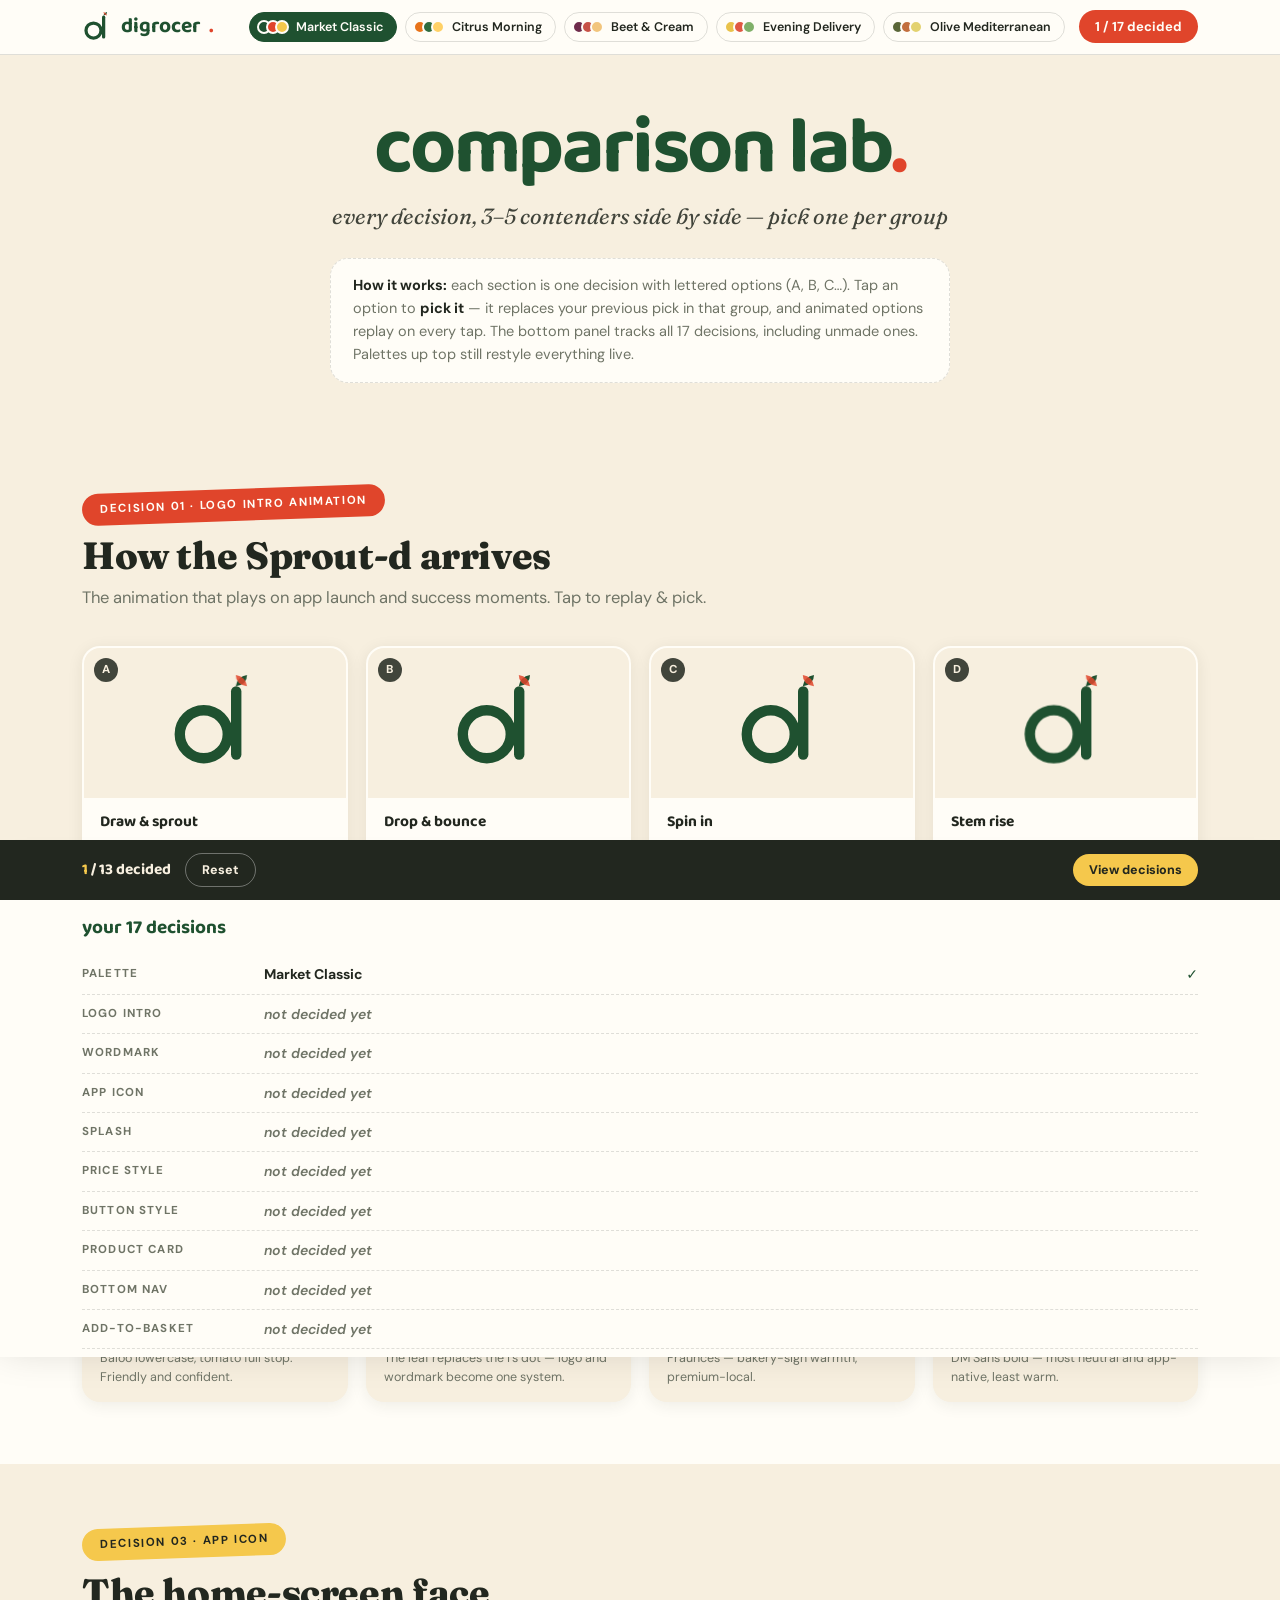
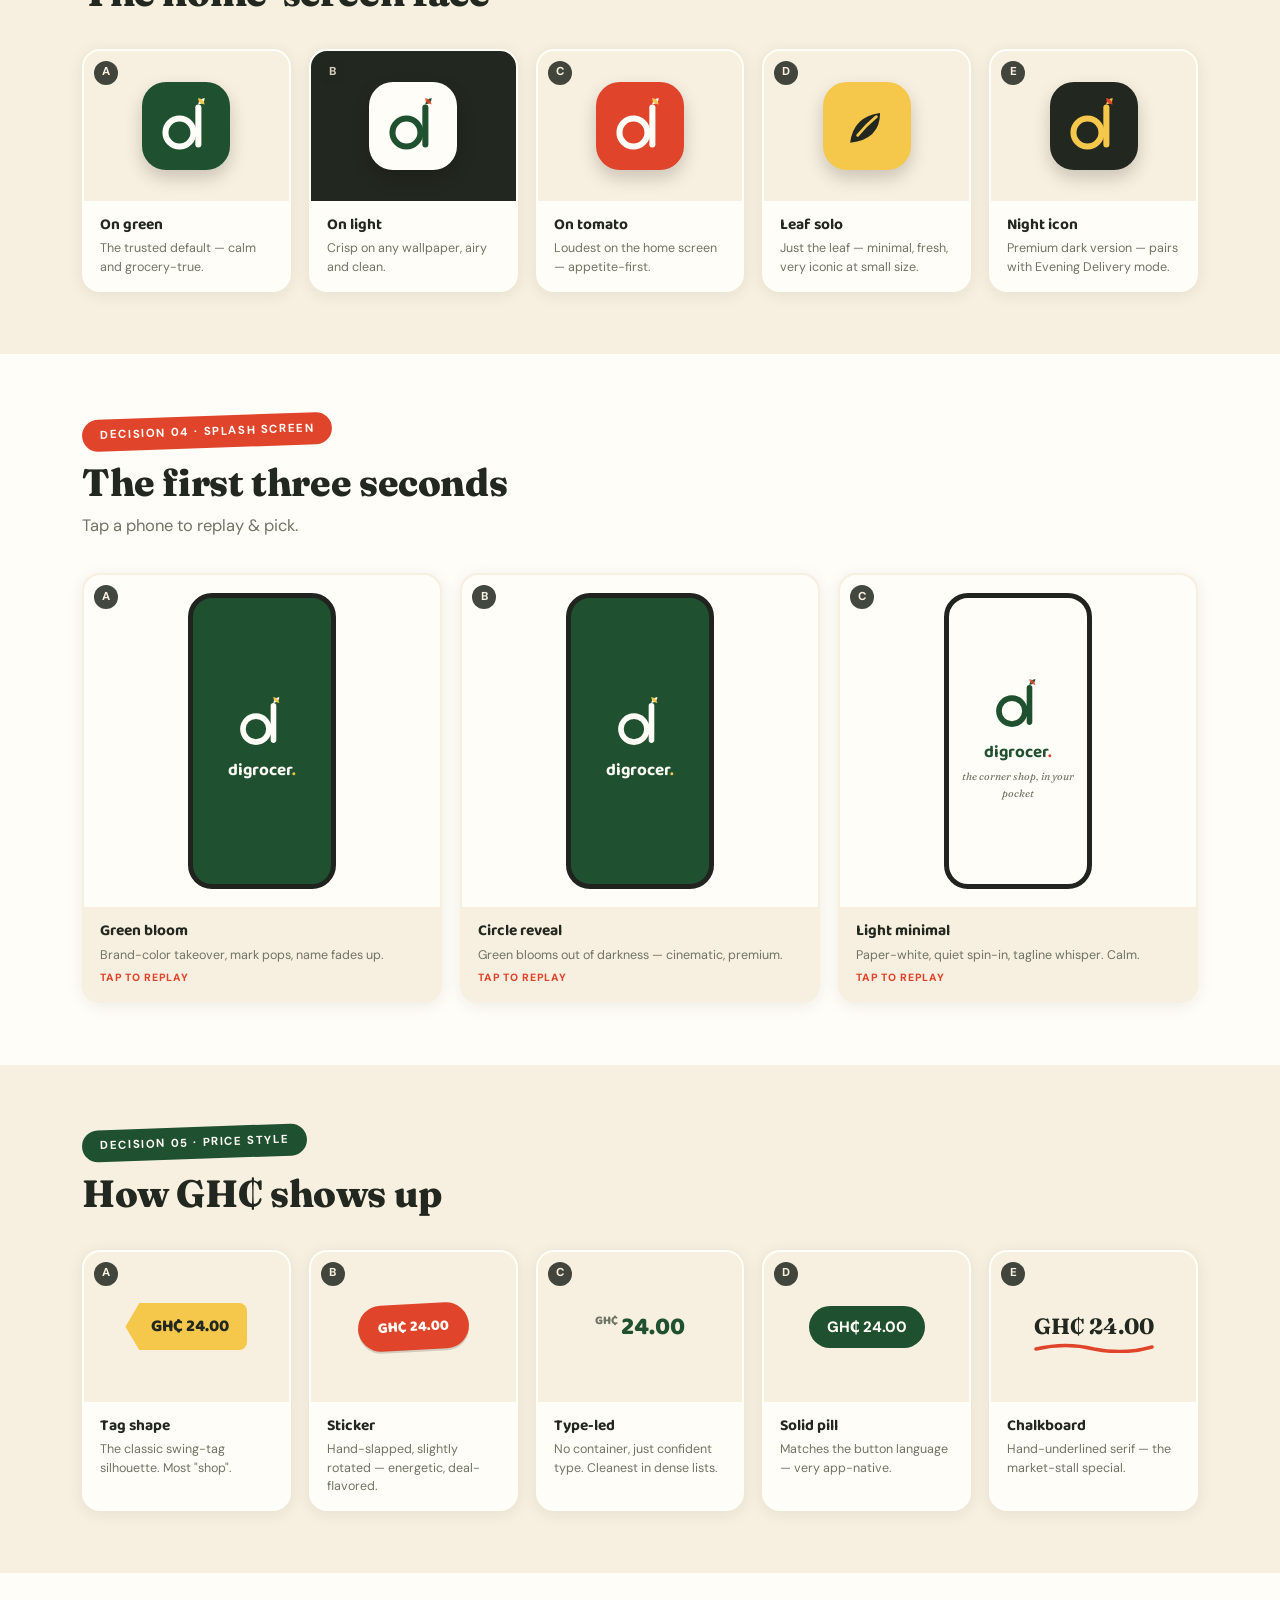
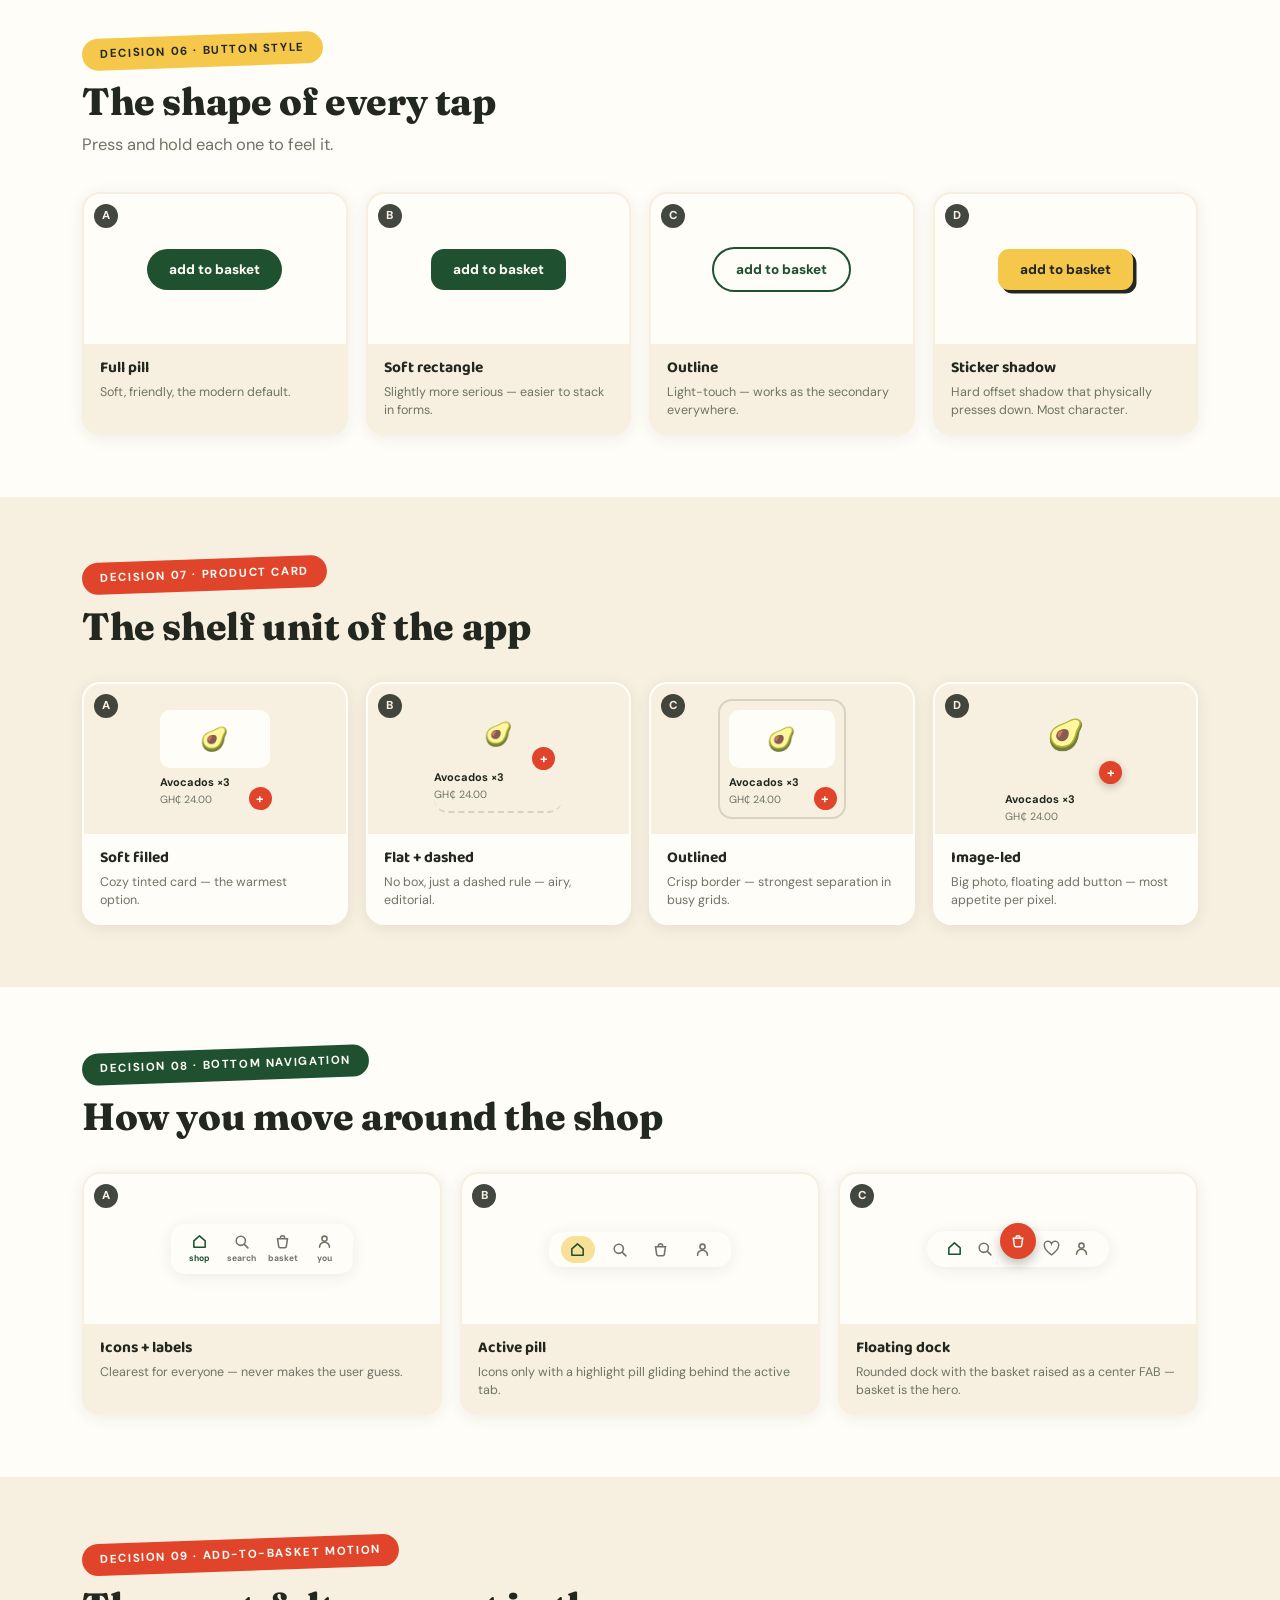
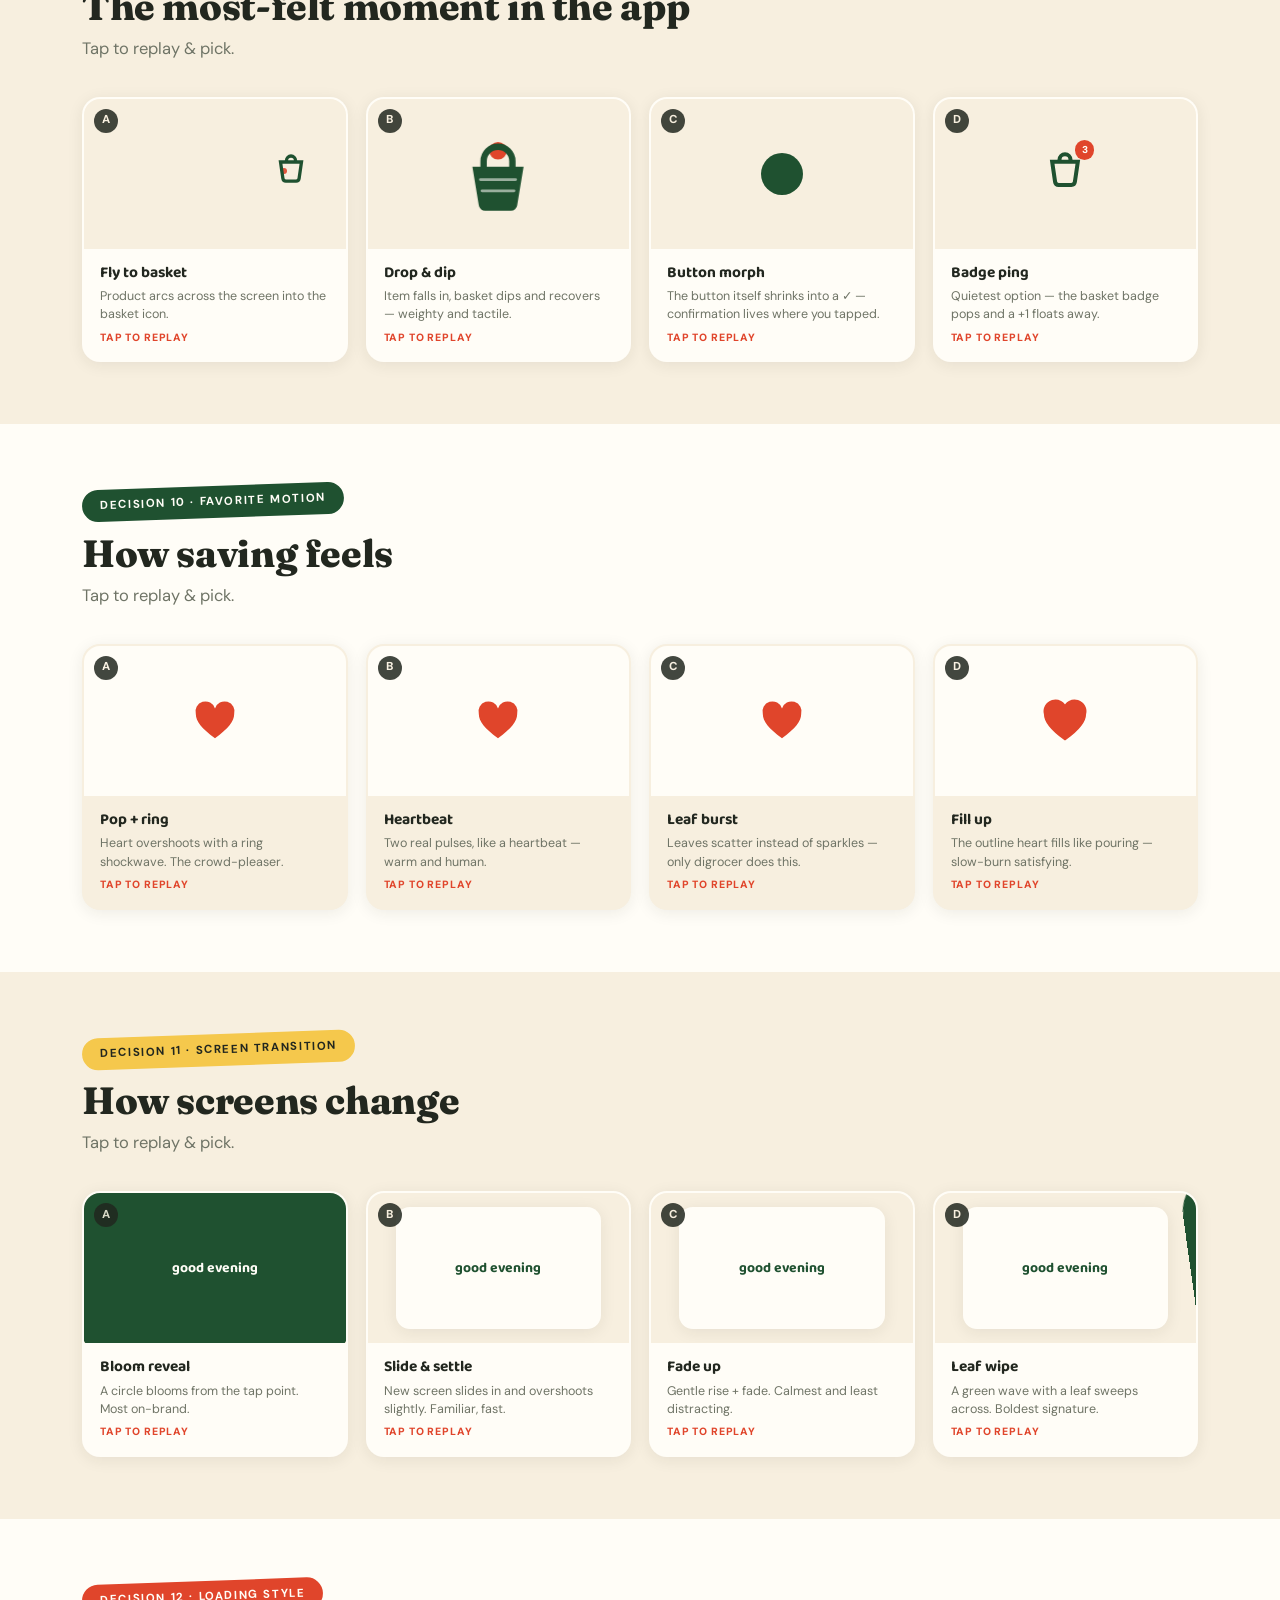
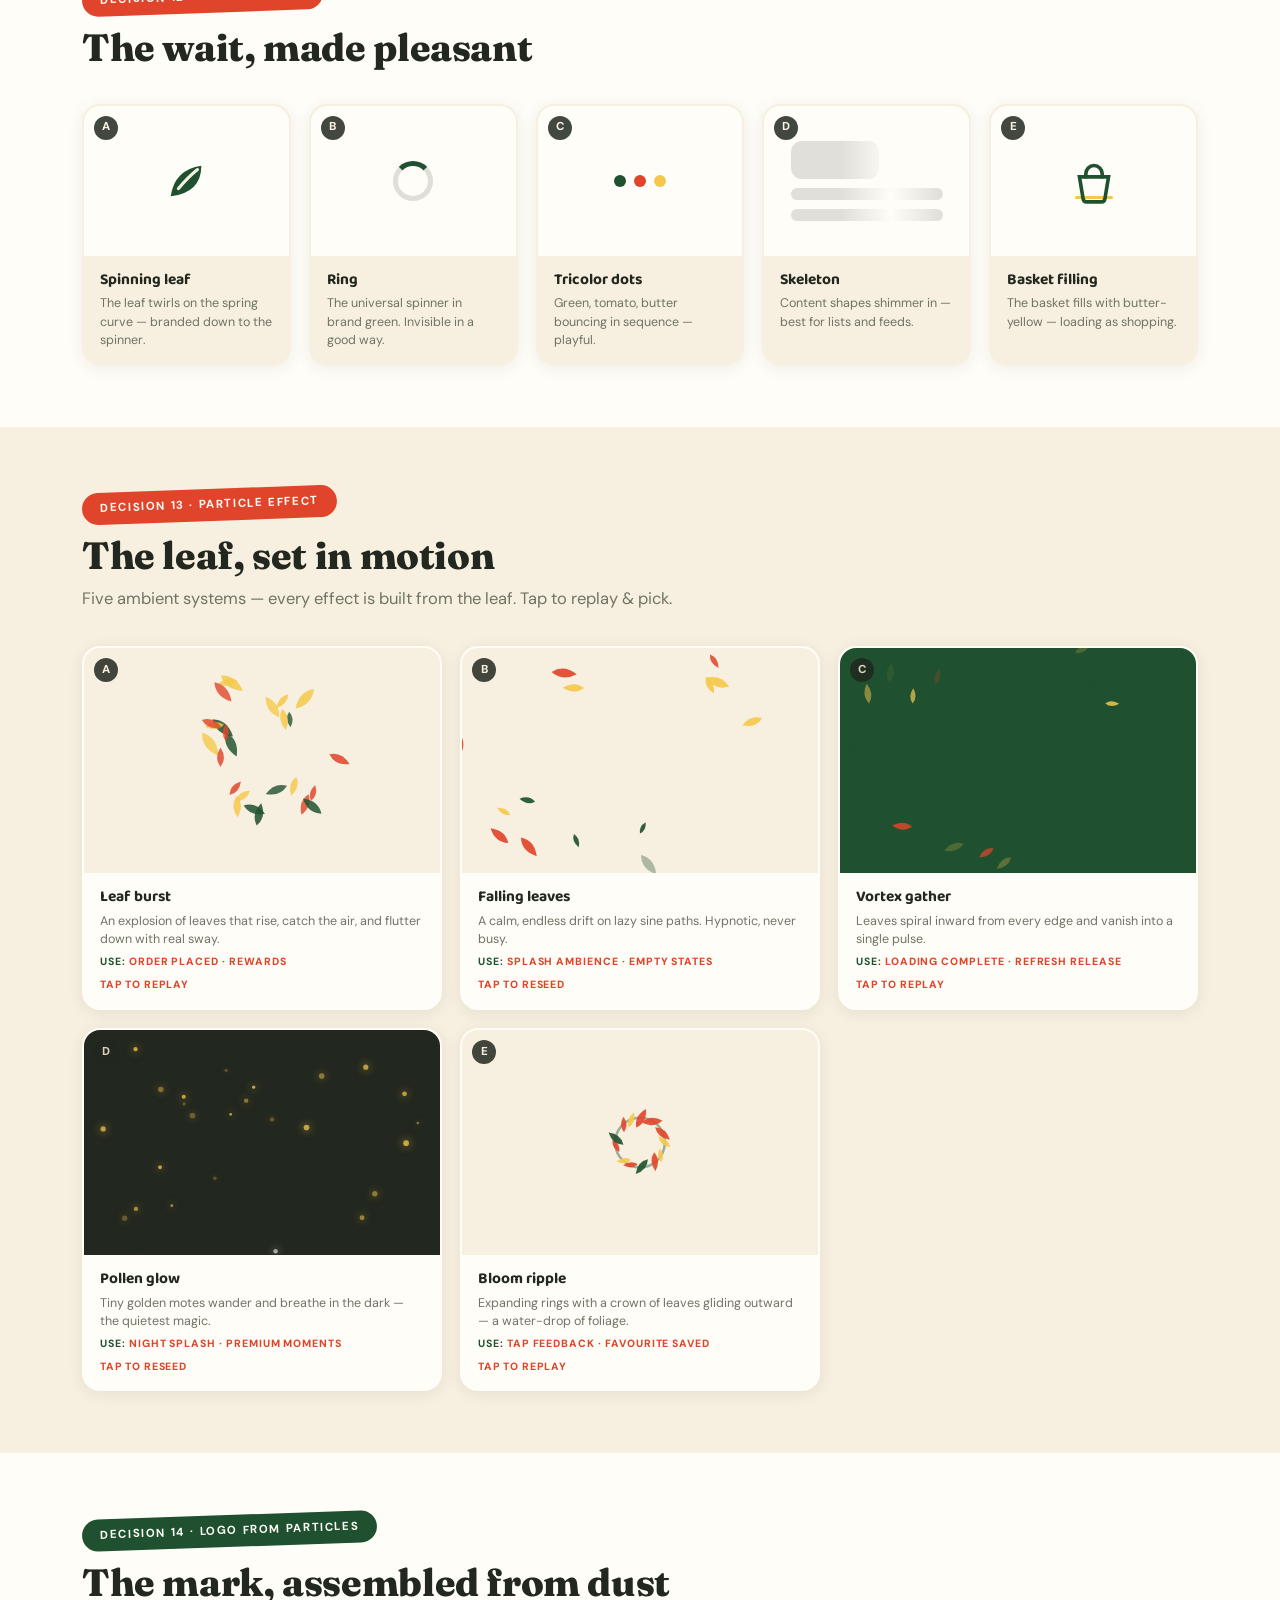
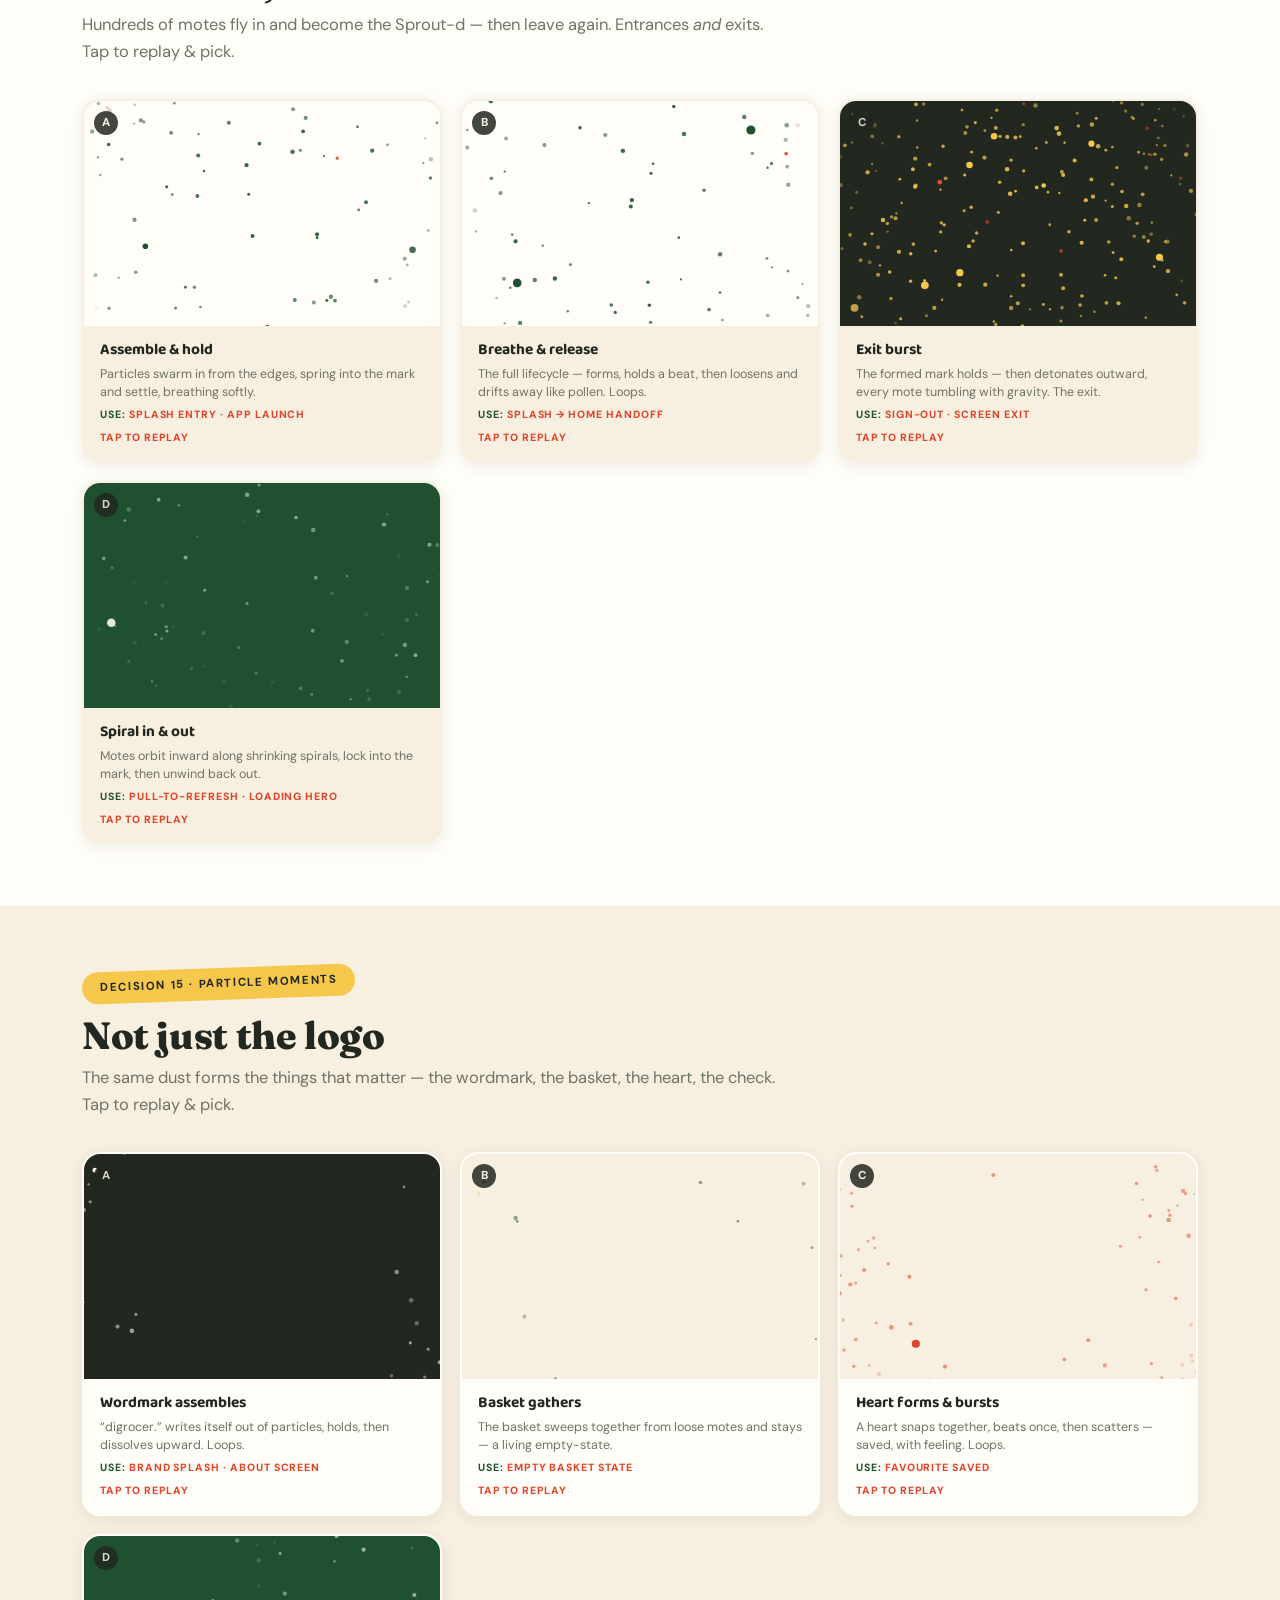
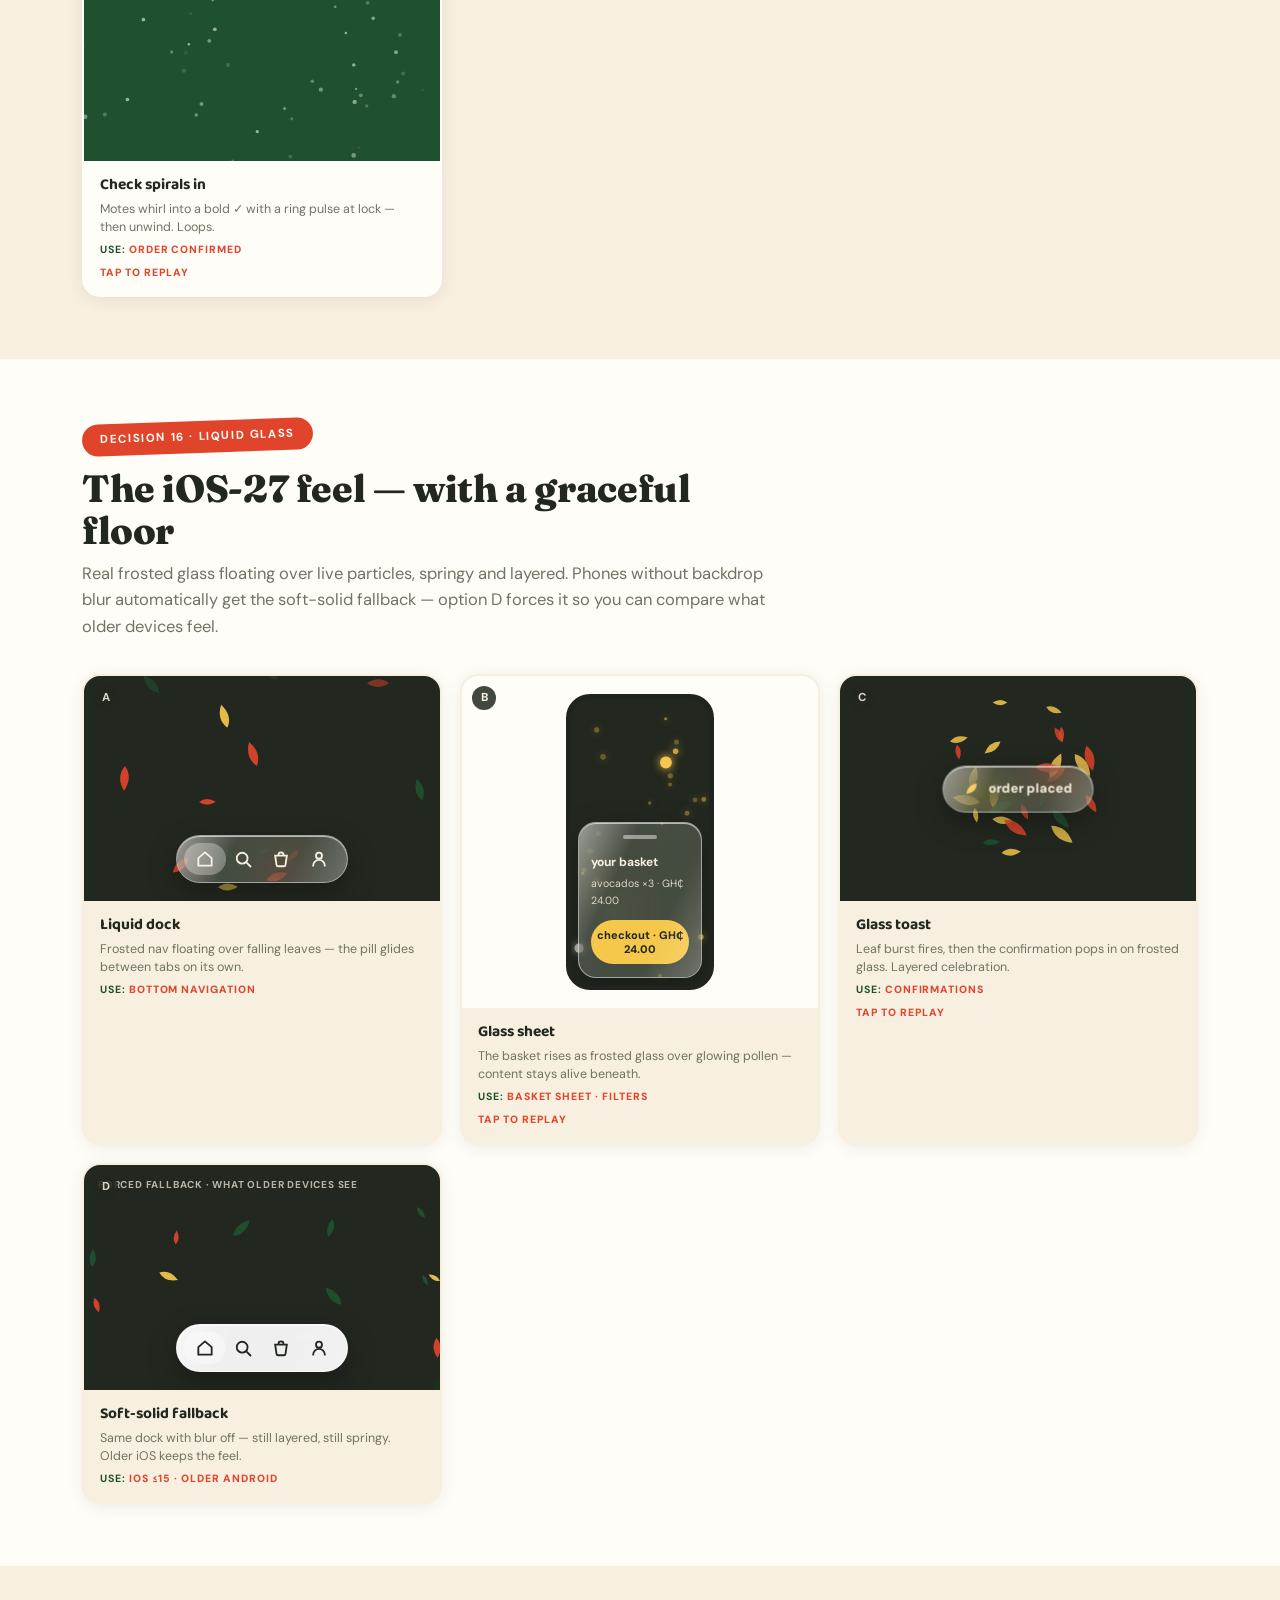
<file: index.html>
<!DOCTYPE html>
<html lang="en">
<head>
<meta charset="UTF-8">
<meta name="viewport" content="width=device-width, initial-scale=1.0">
<title>digrocer — brand concept lab</title>
<link rel="preconnect" href="https://fonts.googleapis.com">
<link href="https://fonts.googleapis.com/css2?family=Fraunces:ital,opsz,wght@0,9..144,400..900;1,9..144,400..700&family=DM+Sans:opsz,wght@9..40,400..700&family=Baloo+2:wght@500;600;700;800&display=swap" rel="stylesheet">
<style>
:root{
  --bg:#F7EFDF; --surface:#FFFDF7; --ink:#22271F; --muted:#6F7466;
  --line:rgba(34,39,31,.14);
  --primary:#1F5130; --on-primary:#FFFDF7;
  --accent:#E0452B; --on-accent:#FFFDF7;
  --highlight:#F5C84C; --on-highlight:#22271F;
  --shadow:0 3px 16px rgba(34,39,31,.08);
  --r:18px; --spring:cubic-bezier(.34,1.56,.64,1);
}
*{margin:0;padding:0;box-sizing:border-box}
html{scroll-behavior:smooth}
body{background:var(--bg);color:var(--ink);font-family:'DM Sans',system-ui,sans-serif;font-size:16.5px;line-height:1.6;-webkit-font-smoothing:antialiased;padding-bottom:92px;transition:background .4s,color .4s}
button{font-family:inherit;cursor:pointer}
:focus-visible{outline:3px solid var(--accent);outline-offset:2px;border-radius:6px}
.wrap{max-width:1160px;margin:0 auto;padding:0 22px}

/* ===== control bar ===== */
.bar{position:sticky;top:0;z-index:60;background:var(--surface);border-bottom:1.5px solid var(--line);transition:background .4s}
.bar-in{display:flex;align-items:center;gap:14px;padding:10px 22px;max-width:1160px;margin:0 auto;flex-wrap:wrap}
.bar-logo{display:flex;align-items:center;gap:9px;font-family:'Baloo 2',sans-serif;font-weight:700;font-size:21px;color:var(--primary)}
.bar-logo .dot{color:var(--accent)}
.bar-logo svg{width:30px;height:30px}
.chips{display:flex;gap:8px;margin-left:auto;flex-wrap:wrap}
.chip{display:flex;align-items:center;gap:7px;border:1.5px solid var(--line);background:transparent;color:var(--ink);border-radius:999px;padding:6px 13px 6px 7px;font-size:12.5px;font-weight:600;transition:transform .2s var(--spring)}
.chip:hover{transform:translateY(-1px)}
.chip.active{border-color:var(--primary);background:var(--primary);color:var(--on-primary)}
.chip .dots{display:flex}
.chip .dots i{width:14px;height:14px;border-radius:50%;border:2px solid var(--surface)}
.chip .dots i+i{margin-left:-5px}
.sel-count{border:none;background:var(--accent);color:var(--on-accent);font-weight:700;font-size:13px;border-radius:999px;padding:8px 16px;transition:transform .2s var(--spring)}
.sel-count:hover{transform:scale(1.04)}

/* ===== generic ===== */
section{padding:62px 0}
section.alt{background:var(--surface);transition:background .4s}
.sticker{display:inline-block;font-weight:700;font-size:11.5px;letter-spacing:.14em;text-transform:uppercase;color:var(--on-accent);background:var(--accent);padding:7px 18px;border-radius:999px;transform:rotate(-2deg)}
.sticker.g{background:var(--primary);color:var(--on-primary)}
.sticker.y{background:var(--highlight);color:var(--on-highlight)}
h2{font-family:'Fraunces',serif;font-weight:800;letter-spacing:-.01em;font-size:clamp(26px,4vw,38px);line-height:1.12;margin:14px 0 8px}
.sec-head{margin-bottom:34px;max-width:700px}
.sec-head p{font-size:16.5px;color:var(--muted)}
.pickline{font-size:13px;font-weight:700;color:var(--accent);margin-top:6px}

/* hero */
.hero{padding:54px 0 44px;text-align:center}
.hero h1{font-family:'Baloo 2',sans-serif;font-weight:700;line-height:1;font-size:clamp(42px,8vw,80px);letter-spacing:-.03em;color:var(--primary)}
.hero h1 .dot{color:var(--accent)}
.hero .tag{font-family:'Fraunces',serif;font-style:italic;font-size:clamp(17px,2.2vw,22px);margin-top:10px;opacity:.85}
.hero .how{margin:24px auto 0;max-width:620px;background:var(--surface);border:1.5px dashed var(--line);border-radius:var(--r);padding:15px 22px;font-size:14.5px;color:var(--muted);text-align:left;transition:background .4s}
.hero .how b{color:var(--ink)}

/* ===== variant cards ===== */
.vgrid{display:grid;gap:18px;grid-template-columns:repeat(auto-fit,minmax(205px,1fr))}
.v{background:var(--surface);border-radius:var(--r);box-shadow:var(--shadow);border:2.5px solid transparent;cursor:pointer;position:relative;transition:transform .22s var(--spring),border-color .2s,background .4s;overflow:hidden}
section.alt .v{background:var(--bg)}
.v:hover{transform:translateY(-3px)}
.v.selected{border-color:var(--accent)}
.v.selected::after{content:"✓ picked";position:absolute;top:10px;right:10px;background:var(--accent);color:var(--on-accent);font-size:10px;font-weight:800;letter-spacing:.08em;border-radius:999px;padding:4px 10px;animation:pop .35s var(--spring);z-index:5}
.v .opt{position:absolute;top:10px;left:10px;width:24px;height:24px;border-radius:50%;background:var(--ink);color:var(--bg);font-size:11.5px;font-weight:800;display:flex;align-items:center;justify-content:center;z-index:5;opacity:.85}
.vs{height:150px;display:flex;align-items:center;justify-content:center;background:var(--bg);position:relative;overflow:hidden;transition:background .4s}
section.alt .vs{background:var(--surface)}
.vs.dk{background:var(--ink)}
.vs.gr{background:var(--primary)}
.vc{padding:12px 16px 14px}
.vc h4{font-family:'Baloo 2',sans-serif;font-size:15.5px}
.vc p{font-size:12.5px;color:var(--muted);line-height:1.45;margin-top:2px}
.replay-hint{font-size:10.5px;font-weight:800;letter-spacing:.08em;text-transform:uppercase;color:var(--accent);margin-top:6px}

/* ===== keyframes ===== */
@keyframes pop{0%{transform:scale(0)}70%{transform:scale(1.18)}100%{transform:scale(1)}}
@keyframes sproutLeaf{0%{transform:scale(0) rotate(-20deg)}70%{transform:scale(1.2) rotate(4deg)}100%{transform:scale(1)}}
@keyframes draw{to{stroke-dashoffset:0}}
@keyframes dropB{0%{transform:translateY(-130px)}55%{transform:translateY(0)}70%{transform:translateY(-18px)}85%{transform:translateY(0)}93%{transform:translateY(-6px)}100%{transform:translateY(0)}}
@keyframes spinIn{0%{transform:rotate(-200deg) scale(0)}75%{transform:rotate(10deg) scale(1.08)}100%{transform:rotate(0) scale(1)}}
@keyframes growUp{0%{transform:scaleY(0)}70%{transform:scaleY(1.08)}100%{transform:scaleY(1)}}
@keyframes fadeUp{0%{opacity:0;transform:translateY(14px)}100%{opacity:1;transform:translateY(0)}}
@keyframes basket{0%,100%{transform:translateY(0)}30%{transform:translateY(7px) scaleY(.94)}55%{transform:translateY(-4px)}}
@keyframes dropIn{0%{transform:translateY(-46px);opacity:0}60%{transform:translateY(4px);opacity:1}100%{transform:translateY(0)}}
@keyframes flyArc{0%{left:14%;top:46%;transform:scale(1)}45%{top:6%}100%{left:72%;top:40%;transform:scale(.25);opacity:.9}}
@keyframes morphW{0%{width:128px;border-radius:999px}55%{width:42px}100%{width:42px;border-radius:50%}}
@keyframes fadeOutQ{0%{opacity:1}40%,100%{opacity:0}}
@keyframes fadeInL{0%,60%{opacity:0;transform:scale(.4)}85%{opacity:1;transform:scale(1.2)}100%{transform:scale(1)}}
@keyframes pingBdg{0%{transform:scale(0)}60%{transform:scale(1.5)}100%{transform:scale(1)}}
@keyframes floatUp{0%{opacity:0;transform:translateY(8px)}30%{opacity:1}100%{opacity:0;transform:translateY(-26px)}}
@keyframes heartBeat{0%{transform:scale(0)}55%{transform:scale(1.35)}75%{transform:scale(.92)}100%{transform:scale(1)}}
@keyframes dblPulse{0%,100%{transform:scale(1)}18%{transform:scale(1.28)}36%{transform:scale(1)}54%{transform:scale(1.18)}}
@keyframes ringOut{0%{transform:scale(.4);opacity:.8}100%{transform:scale(1.8);opacity:0}}
@keyframes burst{0%{transform:translate(0,0) rotate(0);opacity:1}100%{transform:translate(var(--tx),var(--ty)) rotate(var(--rr));opacity:0}}
@keyframes fillClip{0%{clip-path:inset(100% 0 0 0)}100%{clip-path:inset(0 0 0 0)}}
@keyframes bloom{0%{transform:scale(0)}100%{transform:scale(1)}}
@keyframes slideSpr{0%{transform:translateX(120%)}70%{transform:translateX(-4%)}100%{transform:translateX(0)}}
@keyframes wipeL{0%{transform:translateX(-130%) rotate(-8deg)}100%{transform:translateX(140%) rotate(-8deg)}}
@keyframes spinL{to{transform:rotate(360deg)}}
@keyframes dotB{0%,80%,100%{transform:translateY(0)}40%{transform:translateY(-12px)}}
@keyframes shimmer{0%{background-position:-200px 0}100%{background-position:200px 0}}
@keyframes fillGrow{0%{height:6%}100%{height:78%}}
@keyframes wob{0%,100%{transform:rotate(-2deg)}50%{transform:rotate(2deg)}}

/* ===== A. LOGO INTRO ANIMS ===== */
.lg svg{width:96px;height:96px;overflow:visible}
.lg [class^="p-"]{transform-box:fill-box}
.la1.play .bowl{stroke-dasharray:190;stroke-dashoffset:190;animation:draw .7s ease forwards}
.la1.play .lfA{transform-origin:0% 100%;animation:sproutLeaf .55s var(--spring) .42s both}
.la1.play .lfB{transform-origin:0% 100%;animation:sproutLeaf .55s var(--spring) .55s both}
.la2.play svg{animation:dropB .9s ease both}
.la3.play svg{animation:spinIn .8s var(--spring) both}
.la4.play .stm{transform-origin:50% 100%;animation:growUp .55s var(--spring) both}
.la4.play .bwl{transform-origin:50% 50%;animation:pop .5s var(--spring) .4s both}
.la4.play .lfA{transform-origin:0% 100%;animation:sproutLeaf .5s var(--spring) .62s both}
.la4.play .lfB{transform-origin:0% 100%;animation:sproutLeaf .5s var(--spring) .74s both}

/* ===== B. WORDMARKS ===== */
.wmk{font-size:34px;letter-spacing:-.02em;line-height:1}
.wmk .dot{color:var(--accent)}
.w1{font-family:'Baloo 2',sans-serif;font-weight:700;color:var(--primary)}
.w2{font-family:'Baloo 2',sans-serif;font-weight:700;color:var(--primary);position:relative}
.w2 .ip{position:relative;display:inline-block}
.w2 .ip svg{position:absolute;left:50%;top:-1px;transform:translateX(-50%);width:13px;height:13px}
.w3{font-family:'Fraunces',serif;font-weight:600;color:var(--primary)}
.w4{font-family:'DM Sans',sans-serif;font-weight:700;color:var(--primary);letter-spacing:-.01em}

/* ===== C. APP ICONS ===== */
.aic{width:88px;height:88px;border-radius:24px;display:flex;align-items:center;justify-content:center;box-shadow:0 8px 18px rgba(0,0,0,.18)}
.aic svg{width:56px;height:56px}

/* ===== D. SPLASH (mini phones) ===== */
.mini{width:148px;height:296px;border-radius:24px;border:5px solid #20231E;overflow:hidden;display:flex;flex-direction:column;align-items:center;justify-content:center;text-align:center;position:relative;background:var(--surface);transition:background .4s}
.mini .mwm{font-family:'Baloo 2',sans-serif;font-weight:700;font-size:17px;margin-top:8px;z-index:2;position:relative}
.mini svg{width:52px;height:52px;z-index:2;position:relative}
.spl1{background:var(--primary);color:var(--on-primary)}
.spl1.play svg{animation:pop .55s var(--spring) both}
.spl1.play .mwm{animation:fadeUp .45s ease .55s both}
.spl2{background:var(--ink);color:var(--on-primary)}
.spl2 .circ{position:absolute;width:340px;height:340px;border-radius:50%;background:var(--primary)}
.spl2.play .circ{animation:bloom .7s var(--spring) both}
.spl2.play svg{animation:pop .5s var(--spring) .4s both}
.spl2.play .mwm{animation:fadeUp .4s ease .7s both}
.spl3{background:var(--surface);color:var(--primary)}
.spl3.play svg{animation:spinIn .75s var(--spring) both}
.spl3.play .mwm{animation:fadeUp .45s ease .6s both}
.spl3 .tgl3{font-family:'Fraunces',serif;font-style:italic;font-size:10.5px;color:var(--muted);margin-top:3px;z-index:2}
.spl3.play .tgl3{animation:fadeUp .45s ease .8s both}

/* ===== E. PRICE TAGS ===== */
.pt1{background:var(--highlight);color:var(--on-highlight);font-family:'Baloo 2',sans-serif;font-weight:800;font-size:17px;padding:10px 18px 10px 26px;border-radius:8px;clip-path:polygon(14px 0,100% 0,100% 100%,14px 100%,0 50%)}
.pt2{display:inline-block;background:var(--accent);color:var(--on-accent);font-family:'Baloo 2',sans-serif;font-weight:800;font-size:15px;padding:11px 20px;border-radius:999px;transform:rotate(-3deg);box-shadow:0 2px 0 rgba(0,0,0,.15)}
.pt3{font-family:'Baloo 2',sans-serif;font-weight:800;font-size:25px;color:var(--primary)}
.pt3 sup{font-size:12px;font-weight:800;color:var(--muted);margin-right:3px}
.pt4{background:var(--primary);color:var(--on-primary);font-weight:800;font-size:15px;padding:9px 18px;border-radius:999px}
.pt5{font-family:'Fraunces',serif;font-weight:700;font-size:22px;position:relative;color:var(--ink)}
.pt5 svg{position:absolute;left:0;bottom:-9px;width:100%}

/* ===== F. BUTTONS ===== */
.bt{border:none;font-weight:800;font-size:13.5px;padding:12px 22px;transition:transform .2s var(--spring)}
.bt:active{transform:scale(.94)}
.bt1{background:var(--primary);color:var(--on-primary);border-radius:999px}
.bt2{background:var(--primary);color:var(--on-primary);border-radius:13px}
.bt3{background:transparent;color:var(--primary);border:2px solid var(--primary);border-radius:999px}
.bt4{background:var(--highlight);color:var(--on-highlight);border-radius:11px;box-shadow:3.5px 3.5px 0 var(--ink)}
.bt4:active{transform:translate(2px,2px);box-shadow:1px 1px 0 var(--ink)}

/* ===== G. PRODUCT CARDS ===== */
.pc{width:128px;border-radius:14px;position:relative;text-align:left}
.pc .im{height:58px;border-radius:10px;background:var(--surface);display:flex;align-items:center;justify-content:center;font-size:23px;transition:background .4s}
.pc h6{font-size:11px;font-weight:700;margin-top:6px}
.pc .pr{font-size:10.5px;color:var(--muted)}
.pc .ad{position:absolute;width:23px;height:23px;border-radius:50%;border:none;background:var(--accent);color:var(--on-accent);font-weight:800;font-size:13px;line-height:1;right:7px;bottom:7px}
.pc1{background:var(--bg);padding:9px;transition:background .4s}
section.alt .pc1{background:var(--surface)}
.pc2{padding:0 0 8px;border-bottom:2px dashed var(--line)}
.pc2 .im{background:var(--bg)}
section.alt .pc2 .im{background:var(--surface)}
.pc2 .ad{bottom:auto;top:42px}
.pc3{border:2px solid var(--line);padding:9px;background:transparent}
.pc4{padding:0}
.pc4 .im{height:84px;border-radius:14px;font-size:30px;background:var(--bg)}
section.alt .pc4 .im{background:var(--surface)}
.pc4 .ad{top:68px;bottom:auto;box-shadow:0 3px 8px rgba(0,0,0,.22)}
.pc4 .meta{padding:8px 4px 0}

/* ===== H. BOTTOM NAVS ===== */
.nv{width:182px;background:var(--surface);border-radius:14px;display:flex;padding:9px 8px;box-shadow:var(--shadow);transition:background .4s}
.nv div{flex:1;text-align:center;font-size:8.5px;font-weight:700;color:var(--muted);position:relative}
.nv div.on{color:var(--primary)}
.nv svg{width:17px;height:17px;display:block;margin:0 auto 2px}
.nv2 div span.pill{position:absolute;inset:-5px 4px;background:var(--highlight);border-radius:999px;z-index:0;opacity:.55}
.nv2 svg{position:relative;z-index:1;margin-bottom:0}
.nv3{border-radius:999px;align-items:center;padding:8px 12px}
.nv3 .fabC{width:36px;height:36px;border-radius:50%;background:var(--accent);color:var(--on-accent);display:flex;align-items:center;justify-content:center;margin:-16px auto 0;box-shadow:0 5px 12px rgba(0,0,0,.25)}
.nv3 .fabC svg{width:16px;height:16px;margin:0}

/* ===== I. ADD-TO-BASKET ===== */
.ab .cartT{position:absolute;right:14%;top:34%}
.ab1 .dotp{position:absolute;width:24px;height:24px;border-radius:50%;background:var(--accent);left:14%;top:46%}
.ab1.play .dotp{animation:flyArc .8s ease-in both}
.ab1.play .cartT{animation:basket .6s var(--spring) .75s both}
.ab2.play .itm{animation:dropIn .45s var(--spring) both}
.ab2.play .bsk{animation:basket .7s var(--spring) .35s both}
.ab3 .mwrap{position:relative;height:44px;display:flex;align-items:center;justify-content:center}
.ab3 .mbtn{height:42px;width:128px;border:none;border-radius:999px;background:var(--primary);color:var(--on-primary);font-weight:800;font-size:12.5px;position:relative;overflow:hidden}
.ab3.play .mbtn{animation:morphW .8s var(--spring) .25s both}
.ab3 .mbtn .lb{position:absolute;inset:0;display:flex;align-items:center;justify-content:center}
.ab3.play .mbtn .lb{animation:fadeOutQ .5s ease .25s both}
.ab3 .mbtn .ck{position:absolute;inset:0;display:flex;align-items:center;justify-content:center;font-size:17px;opacity:0}
.ab3.play .mbtn .ck{animation:fadeInL .9s var(--spring) .25s both}
.ab4 .bdg{position:absolute;top:-7px;right:-7px;background:var(--accent);color:var(--on-accent);font-size:10px;font-weight:800;border-radius:999px;padding:2px 6.5px}
.ab4.play .bdg{animation:pingBdg .55s var(--spring) .25s both}
.ab4 .plus{position:absolute;top:-22px;right:-4px;font-weight:800;font-size:13px;color:var(--accent);opacity:0}
.ab4.play .plus{animation:floatUp .9s ease .3s both}
.ab4 .cwr{position:relative}

/* ===== J. FAVORITE ===== */
.fv .hwr{position:relative;width:54px;height:54px;display:flex;align-items:center;justify-content:center}
.fv svg{width:46px;height:46px}
.fv1 .ring{position:absolute;inset:-6px;border:3px solid var(--accent);border-radius:50%;opacity:0}
.fv1.play svg{animation:heartBeat .6s var(--spring) both}
.fv1.play .ring{animation:ringOut .6s ease-out .15s both}
.fv2.play svg{animation:dblPulse 1.1s ease both}
.fv3.play svg{animation:heartBeat .55s var(--spring) both}
.fv3 .pcs{position:absolute;inset:0;display:flex;align-items:center;justify-content:center;pointer-events:none}
.fv3 .pcs i{position:absolute;width:11px;height:11px;opacity:0}
.fv3 .pcs svg{width:11px;height:11px}
.fv3.play .pcs i{animation:burst .7s ease-out .15s both}
.fv4 .fillL{position:absolute;inset:0;display:flex;align-items:center;justify-content:center;clip-path:inset(100% 0 0 0)}
.fv4.play .fillL{animation:fillClip .7s ease .1s both}

/* ===== K. TRANSITIONS ===== */
.tr .pane{position:absolute;inset:14px 28px;border-radius:14px;background:var(--surface);box-shadow:var(--shadow);display:flex;align-items:center;justify-content:center;font-family:'Baloo 2',sans-serif;font-weight:700;font-size:14px;color:var(--primary);transition:background .4s}
section.alt .tr .pane{background:var(--bg)}
.tr1 .circ{position:absolute;width:300px;height:300px;border-radius:50%;background:var(--primary)}
.tr1.play .circ{animation:bloom .65s var(--spring) both}
.tr1 .pane{background:transparent;box-shadow:none;color:var(--on-primary);opacity:0;z-index:2}
.tr1.play .pane{animation:fadeUp .4s ease .5s both}
.tr2.play .pane{animation:slideSpr .65s var(--spring) both}
.tr3.play .pane{animation:fadeUp .55s ease both}
.tr4 .wipe{position:absolute;top:-20%;bottom:-20%;left:0;width:70%;background:var(--primary);border-radius:40px;display:flex;align-items:center;justify-content:center}
.tr4 .wipe svg{width:40px;height:40px}
.tr4.play .wipe{animation:wipeL 1s ease-in-out both}
.tr4 .pane{opacity:0}
.tr4.play .pane{animation:fadeUp .4s ease .55s both}

/* ===== L. LOADERS ===== */
.ld1 svg{width:46px;height:46px;animation:spinL 1.1s var(--spring) infinite;transform-origin:50% 55%}
.ld2 .ring{width:40px;height:40px;border-radius:50%;border:5px solid var(--line);border-top-color:var(--primary);animation:spinL 1s linear infinite}
.ld3{display:flex;gap:8px}
.ld3 i{width:12px;height:12px;border-radius:50%;background:var(--primary);animation:dotB 1.2s ease infinite}
.ld3 i:nth-child(2){background:var(--accent);animation-delay:.15s}
.ld3 i:nth-child(3){background:var(--highlight);animation-delay:.3s}
.ld4{width:74%;display:flex;flex-direction:column;gap:9px}
.ld4 i{height:12px;border-radius:7px;background:linear-gradient(90deg,var(--line) 25%,var(--surface) 50%,var(--line) 75%);background-size:200px 100%;animation:shimmer 1.3s linear infinite}
.ld4 i:first-child{width:58%;height:38px;border-radius:11px}
.ld5 .bk{position:relative;width:56px;height:50px}
.ld5 .fillB{position:absolute;left:9px;right:9px;bottom:7px;background:var(--highlight);border-radius:3px;height:6%;animation:fillGrow 1.4s ease-in-out infinite alternate}
.ld5 svg{position:relative;width:56px;height:50px;z-index:2}

/* ===== selection bar/panel ===== */
.selbar{position:fixed;left:0;right:0;bottom:0;z-index:80;background:var(--ink);color:var(--bg);transition:background .4s}
.selbar-in{max-width:1160px;margin:0 auto;display:flex;align-items:center;gap:14px;padding:13px 22px}
.selbar .cnt{font-family:'Baloo 2',sans-serif;font-weight:700;font-size:15.5px}
.selbar .cnt b{color:var(--highlight)}
.selbar button{border:none;border-radius:999px;font-weight:800;font-size:12.5px;padding:8px 16px}
.selbar .view{background:var(--highlight);color:var(--on-highlight);margin-left:auto}
.selbar .clear{background:transparent;color:var(--bg);border:1.5px solid rgba(255,255,255,.35)}
.panel{position:fixed;left:0;right:0;bottom:58px;z-index:79;max-height:52vh;overflow:auto;background:var(--surface);border-top:2px solid var(--line);transform:translateY(110%);transition:transform .35s var(--spring),background .4s;box-shadow:0 -10px 40px rgba(0,0,0,.18)}
.panel.open{transform:translateY(0)}
.panel-in{max-width:1160px;margin:0 auto;padding:22px}
.panel h3{font-family:'Baloo 2',sans-serif;font-size:19px;color:var(--primary);margin-bottom:12px}
.prow{display:flex;align-items:center;gap:12px;padding:8px 0;border-bottom:1px dashed var(--line);font-size:14px}
.prow:last-child{border:none}
.prow b{min-width:170px;font-size:11.5px;letter-spacing:.1em;text-transform:uppercase;color:var(--muted)}
.prow .val{font-weight:700}
.prow .val.todo{color:var(--muted);font-weight:600;font-style:italic}
.prow .ok{margin-left:auto;color:var(--primary);font-weight:800}

@media(max-width:640px){
  .bar-in{gap:8px}.chip span.nm{display:none}
  section{padding:48px 0}
  .vgrid{grid-template-columns:repeat(auto-fit,minmax(160px,1fr));gap:12px}
  .vs{height:132px}
}
@media (prefers-reduced-motion: reduce){*,*::before,*::after{animation:none!important;transition:none!important}}
</style>
</head>
<body>

<div class="bar">
  <div class="bar-in">
    <div class="bar-logo">
      <svg viewBox="0 0 120 120" fill="none"><circle cx="46" cy="74" r="30" stroke="var(--primary)" stroke-width="13" fill="none"/><rect x="80" y="14" width="13" height="92" rx="6.5" fill="var(--primary)"/><path d="M86 14 q2 -12 14 -14 q0 12 -14 14z" fill="var(--primary)"/><path d="M100 14 q-2 -12 -14 -14 q0 12 14 14z" fill="var(--accent)" opacity=".8"/></svg>
      digrocer<span class="dot">.</span>
    </div>
    <div class="chips" id="paletteChips" role="group" aria-label="Palette switcher"></div>
    <button class="sel-count" id="selCountTop" onclick="togglePanel()">0 / 13 decided</button>
  </div>
</div>

<header class="hero wrap">
  <h1>comparison lab<span class="dot">.</span></h1>
  <p class="tag">every decision, 3–5 contenders side by side — pick one per group</p>
  <div class="how"><b>How it works:</b> each section is one decision with lettered options (A, B, C…). Tap an option to <b>pick it</b> — it replaces your previous pick in that group, and animated options replay on every tap. The bottom panel tracks all 13 decisions, including unmade ones. Palettes up top still restyle everything live.</div>
</header>

<!-- ============ 01 LOGO INTRO ============ -->
<section>
  <div class="wrap">
    <div class="sec-head">
      <span class="sticker">decision 01 · logo intro animation</span>
      <h2>How the Sprout-d arrives</h2>
      <p>The animation that plays on app launch and success moments. Tap to replay & pick.</p>
    </div>
    <div class="vgrid">
      <div class="v" data-g="Logo intro" data-n="A — Draw & sprout" tabindex="0"><span class="opt">A</span>
        <div class="vs lg la1 play anim">
          <svg viewBox="0 0 120 120" fill="none"><circle class="bowl p-b" cx="46" cy="74" r="30" stroke="var(--primary)" stroke-width="13" fill="none"/><rect x="80" y="14" width="13" height="92" rx="6.5" fill="var(--primary)"/><path class="lfA p-l" d="M86 14 q2 -12 14 -14 q0 12 -14 14z" fill="var(--primary)"/><path class="lfB p-l" d="M100 14 q-2 -12 -14 -14 q0 12 14 14z" fill="var(--accent)" opacity=".85"/></svg>
        </div>
        <div class="vc"><h4>Draw & sprout</h4><p>Bowl draws itself, leaves spring open. Crafted, calm.</p><div class="replay-hint">tap to replay</div></div>
      </div>
      <div class="v" data-g="Logo intro" data-n="B — Drop & bounce" tabindex="0"><span class="opt">B</span>
        <div class="vs lg la2 play anim">
          <svg viewBox="0 0 120 120" fill="none"><circle cx="46" cy="74" r="30" stroke="var(--primary)" stroke-width="13" fill="none"/><rect x="80" y="14" width="13" height="92" rx="6.5" fill="var(--primary)"/><path d="M86 14 q2 -12 14 -14 q0 12 -14 14z" fill="var(--primary)"/><path d="M100 14 q-2 -12 -14 -14 q0 12 14 14z" fill="var(--accent)" opacity=".85"/></svg>
        </div>
        <div class="vc"><h4>Drop & bounce</h4><p>The whole mark drops in like produce landing in a bag. Playful.</p><div class="replay-hint">tap to replay</div></div>
      </div>
      <div class="v" data-g="Logo intro" data-n="C — Spin in" tabindex="0"><span class="opt">C</span>
        <div class="vs lg la3 play anim">
          <svg viewBox="0 0 120 120" fill="none"><circle cx="46" cy="74" r="30" stroke="var(--primary)" stroke-width="13" fill="none"/><rect x="80" y="14" width="13" height="92" rx="6.5" fill="var(--primary)"/><path d="M86 14 q2 -12 14 -14 q0 12 -14 14z" fill="var(--primary)"/><path d="M100 14 q-2 -12 -14 -14 q0 12 14 14z" fill="var(--accent)" opacity=".85"/></svg>
        </div>
        <div class="vc"><h4>Spin in</h4><p>Mark twirls into place with overshoot. Energetic, app-y.</p><div class="replay-hint">tap to replay</div></div>
      </div>
      <div class="v" data-g="Logo intro" data-n="D — Stem rise (grow sequence)" tabindex="0"><span class="opt">D</span>
        <div class="vs lg la4 play anim">
          <svg viewBox="0 0 120 120" fill="none"><circle class="bwl p-b" cx="46" cy="74" r="30" stroke="var(--primary)" stroke-width="13" fill="none"/><rect class="stm p-s" x="80" y="14" width="13" height="92" rx="6.5" fill="var(--primary)"/><path class="lfA p-l" d="M86 14 q2 -12 14 -14 q0 12 -14 14z" fill="var(--primary)"/><path class="lfB p-l" d="M100 14 q-2 -12 -14 -14 q0 12 14 14z" fill="var(--accent)" opacity=".85"/></svg>
        </div>
        <div class="vc"><h4>Stem rise</h4><p>Stem grows up, bowl pops, leaves unfurl — literally sprouting. Most on-story.</p><div class="replay-hint">tap to replay</div></div>
      </div>
    </div>
  </div>
</section>

<!-- ============ 02 WORDMARK ============ -->
<section class="alt">
  <div class="wrap">
    <div class="sec-head">
      <span class="sticker g">decision 02 · wordmark</span>
      <h2>How "digrocer" is written</h2>
    </div>
    <div class="vgrid">
      <div class="v" data-g="Wordmark" data-n="A — Rounded + accent dot" tabindex="0"><span class="opt">A</span>
        <div class="vs"><span class="wmk w1">digrocer<span class="dot">.</span></span></div>
        <div class="vc"><h4>Rounded + dot</h4><p>Baloo lowercase, tomato full stop. Friendly and confident.</p></div>
      </div>
      <div class="v" data-g="Wordmark" data-n="B — Leaf dotting the i" tabindex="0"><span class="opt">B</span>
        <div class="vs"><span class="wmk w2">d<span class="ip">ı<svg viewBox="0 0 24 24"><path d="M4 20 q2 -14 16 -16 q0 14 -16 16z" fill="var(--accent)"/></svg></span>grocer<span class="dot">.</span></span></div>
        <div class="vc"><h4>Leaf on the i</h4><p>The leaf replaces the i's dot — logo and wordmark become one system.</p></div>
      </div>
      <div class="v" data-g="Wordmark" data-n="C — Soft serif" tabindex="0"><span class="opt">C</span>
        <div class="vs"><span class="wmk w3">digrocer<span class="dot">.</span></span></div>
        <div class="vc"><h4>Soft serif</h4><p>Fraunces — bakery-sign warmth, premium-local.</p></div>
      </div>
      <div class="v" data-g="Wordmark" data-n="D — Clean geometric" tabindex="0"><span class="opt">D</span>
        <div class="vs"><span class="wmk w4">digrocer<span class="dot">.</span></span></div>
        <div class="vc"><h4>Clean geometric</h4><p>DM Sans bold — most neutral and app-native, least warm.</p></div>
      </div>
    </div>
  </div>
</section>

<!-- ============ 03 APP ICON ============ -->
<section>
  <div class="wrap">
    <div class="sec-head">
      <span class="sticker y">decision 03 · app icon</span>
      <h2>The home-screen face</h2>
    </div>
    <div class="vgrid">
      <div class="v" data-g="App icon" data-n="A — Cream mark on green" tabindex="0"><span class="opt">A</span>
        <div class="vs"><div class="aic" style="background:var(--primary)"><svg viewBox="0 0 120 120" fill="none"><circle cx="46" cy="74" r="30" stroke="var(--on-primary)" stroke-width="13" fill="none"/><rect x="80" y="14" width="13" height="92" rx="6.5" fill="var(--on-primary)"/><path d="M86 14 q2 -12 14 -14 q0 12 -14 14z" fill="var(--on-primary)"/><path d="M100 14 q-2 -12 -14 -14 q0 12 14 14z" fill="var(--highlight)"/></svg></div></div>
        <div class="vc"><h4>On green</h4><p>The trusted default — calm and grocery-true.</p></div>
      </div>
      <div class="v" data-g="App icon" data-n="B — Green mark on light" tabindex="0"><span class="opt">B</span>
        <div class="vs dk"><div class="aic" style="background:var(--surface)"><svg viewBox="0 0 120 120" fill="none"><circle cx="46" cy="74" r="30" stroke="var(--primary)" stroke-width="13" fill="none"/><rect x="80" y="14" width="13" height="92" rx="6.5" fill="var(--primary)"/><path d="M86 14 q2 -12 14 -14 q0 12 -14 14z" fill="var(--primary)"/><path d="M100 14 q-2 -12 -14 -14 q0 12 14 14z" fill="var(--accent)" opacity=".85"/></svg></div></div>
        <div class="vc"><h4>On light</h4><p>Crisp on any wallpaper, airy and clean.</p></div>
      </div>
      <div class="v" data-g="App icon" data-n="C — Cream mark on tomato" tabindex="0"><span class="opt">C</span>
        <div class="vs"><div class="aic" style="background:var(--accent)"><svg viewBox="0 0 120 120" fill="none"><circle cx="46" cy="74" r="30" stroke="var(--on-accent)" stroke-width="13" fill="none"/><rect x="80" y="14" width="13" height="92" rx="6.5" fill="var(--on-accent)"/><path d="M86 14 q2 -12 14 -14 q0 12 -14 14z" fill="var(--on-accent)"/><path d="M100 14 q-2 -12 -14 -14 q0 12 14 14z" fill="var(--highlight)"/></svg></div></div>
        <div class="vc"><h4>On tomato</h4><p>Loudest on the home screen — appetite-first.</p></div>
      </div>
      <div class="v" data-g="App icon" data-n="D — Leaf solo on highlight" tabindex="0"><span class="opt">D</span>
        <div class="vs"><div class="aic" style="background:var(--highlight)"><svg viewBox="0 0 120 120" fill="none"><path d="M24 96 q6 -56 64 -64 q0 56 -64 64z" fill="var(--on-highlight)"/><path d="M40 80 q18 -22 40 -40" stroke="var(--highlight)" stroke-width="6" stroke-linecap="round"/></svg></div></div>
        <div class="vc"><h4>Leaf solo</h4><p>Just the leaf — minimal, fresh, very iconic at small size.</p></div>
      </div>
      <div class="v" data-g="App icon" data-n="E — Dark mode icon" tabindex="0"><span class="opt">E</span>
        <div class="vs"><div class="aic" style="background:var(--ink)"><svg viewBox="0 0 120 120" fill="none"><circle cx="46" cy="74" r="30" stroke="var(--highlight)" stroke-width="13" fill="none"/><rect x="80" y="14" width="13" height="92" rx="6.5" fill="var(--highlight)"/><path d="M86 14 q2 -12 14 -14 q0 12 -14 14z" fill="var(--highlight)"/><path d="M100 14 q-2 -12 -14 -14 q0 12 14 14z" fill="var(--accent)"/></svg></div></div>
        <div class="vc"><h4>Night icon</h4><p>Premium dark version — pairs with Evening Delivery mode.</p></div>
      </div>
    </div>
  </div>
</section>

<!-- ============ 04 SPLASH ============ -->
<section class="alt">
  <div class="wrap">
    <div class="sec-head">
      <span class="sticker">decision 04 · splash screen</span>
      <h2>The first three seconds</h2>
      <p>Tap a phone to replay & pick.</p>
    </div>
    <div class="vgrid" style="grid-template-columns:repeat(auto-fit,minmax(185px,1fr))">
      <div class="v" data-g="Splash" data-n="A — Green logo bloom" tabindex="0"><span class="opt">A</span>
        <div class="vs" style="height:auto;padding:18px 0"><div class="mini spl1 play anim">
          <svg viewBox="0 0 120 120" fill="none"><circle cx="46" cy="74" r="30" stroke="var(--on-primary)" stroke-width="13" fill="none"/><rect x="80" y="14" width="13" height="92" rx="6.5" fill="var(--on-primary)"/><path d="M86 14 q2 -12 14 -14 q0 12 -14 14z" fill="var(--on-primary)"/><path d="M100 14 q-2 -12 -14 -14 q0 12 14 14z" fill="var(--highlight)"/></svg>
          <div class="mwm">digrocer<span style="color:var(--highlight)">.</span></div>
        </div></div>
        <div class="vc"><h4>Green bloom</h4><p>Brand-color takeover, mark pops, name fades up.</p><div class="replay-hint">tap to replay</div></div>
      </div>
      <div class="v" data-g="Splash" data-n="B — Dark circle reveal" tabindex="0"><span class="opt">B</span>
        <div class="vs" style="height:auto;padding:18px 0"><div class="mini spl2 play anim">
          <div class="circ"></div>
          <svg viewBox="0 0 120 120" fill="none"><circle cx="46" cy="74" r="30" stroke="var(--on-primary)" stroke-width="13" fill="none"/><rect x="80" y="14" width="13" height="92" rx="6.5" fill="var(--on-primary)"/><path d="M86 14 q2 -12 14 -14 q0 12 -14 14z" fill="var(--on-primary)"/><path d="M100 14 q-2 -12 -14 -14 q0 12 14 14z" fill="var(--highlight)"/></svg>
          <div class="mwm">digrocer<span style="color:var(--highlight)">.</span></div>
        </div></div>
        <div class="vc"><h4>Circle reveal</h4><p>Green blooms out of darkness — cinematic, premium.</p><div class="replay-hint">tap to replay</div></div>
      </div>
      <div class="v" data-g="Splash" data-n="C — Light minimal spin" tabindex="0"><span class="opt">C</span>
        <div class="vs" style="height:auto;padding:18px 0"><div class="mini spl3 play anim">
          <svg viewBox="0 0 120 120" fill="none"><circle cx="46" cy="74" r="30" stroke="var(--primary)" stroke-width="13" fill="none"/><rect x="80" y="14" width="13" height="92" rx="6.5" fill="var(--primary)"/><path d="M86 14 q2 -12 14 -14 q0 12 -14 14z" fill="var(--primary)"/><path d="M100 14 q-2 -12 -14 -14 q0 12 14 14z" fill="var(--accent)" opacity=".85"/></svg>
          <div class="mwm" style="color:var(--primary)">digrocer<span style="color:var(--accent)">.</span></div>
          <div class="tgl3">the corner shop, in your pocket</div>
        </div></div>
        <div class="vc"><h4>Light minimal</h4><p>Paper-white, quiet spin-in, tagline whisper. Calm.</p><div class="replay-hint">tap to replay</div></div>
      </div>
    </div>
  </div>
</section>

<!-- ============ 05 PRICE TAG ============ -->
<section>
  <div class="wrap">
    <div class="sec-head">
      <span class="sticker g">decision 05 · price style</span>
      <h2>How GH₵ shows up</h2>
    </div>
    <div class="vgrid">
      <div class="v" data-g="Price style" data-n="A — Tag shape" tabindex="0"><span class="opt">A</span>
        <div class="vs"><span class="pt1">GH₵ 24.00</span></div>
        <div class="vc"><h4>Tag shape</h4><p>The classic swing-tag silhouette. Most "shop".</p></div>
      </div>
      <div class="v" data-g="Price style" data-n="B — Rotated sticker" tabindex="0"><span class="opt">B</span>
        <div class="vs"><span class="pt2">GH₵ 24.00</span></div>
        <div class="vc"><h4>Sticker</h4><p>Hand-slapped, slightly rotated — energetic, deal-flavored.</p></div>
      </div>
      <div class="v" data-g="Price style" data-n="C — Big type, small currency" tabindex="0"><span class="opt">C</span>
        <div class="vs"><span class="pt3"><sup>GH₵</sup>24.00</span></div>
        <div class="vc"><h4>Type-led</h4><p>No container, just confident type. Cleanest in dense lists.</p></div>
      </div>
      <div class="v" data-g="Price style" data-n="D — Solid pill" tabindex="0"><span class="opt">D</span>
        <div class="vs"><span class="pt4">GH₵ 24.00</span></div>
        <div class="vc"><h4>Solid pill</h4><p>Matches the button language — very app-native.</p></div>
      </div>
      <div class="v" data-g="Price style" data-n="E — Chalk underline" tabindex="0"><span class="opt">E</span>
        <div class="vs"><span class="pt5">GH₵ 24.00<svg viewBox="0 0 120 10" fill="none"><path d="M2 6 q30 -7 58 0 q30 6 58 -2" stroke="var(--accent)" stroke-width="3.5" stroke-linecap="round"/></svg></span></div>
        <div class="vc"><h4>Chalkboard</h4><p>Hand-underlined serif — the market-stall special.</p></div>
      </div>
    </div>
  </div>
</section>

<!-- ============ 06 BUTTONS ============ -->
<section class="alt">
  <div class="wrap">
    <div class="sec-head">
      <span class="sticker y">decision 06 · button style</span>
      <h2>The shape of every tap</h2>
      <p>Press and hold each one to feel it.</p>
    </div>
    <div class="vgrid">
      <div class="v" data-g="Button style" data-n="A — Full pill" tabindex="0"><span class="opt">A</span>
        <div class="vs"><button class="bt bt1" tabindex="-1">add to basket</button></div>
        <div class="vc"><h4>Full pill</h4><p>Soft, friendly, the modern default.</p></div>
      </div>
      <div class="v" data-g="Button style" data-n="B — Soft rectangle" tabindex="0"><span class="opt">B</span>
        <div class="vs"><button class="bt bt2" tabindex="-1">add to basket</button></div>
        <div class="vc"><h4>Soft rectangle</h4><p>Slightly more serious — easier to stack in forms.</p></div>
      </div>
      <div class="v" data-g="Button style" data-n="C — Outline pill" tabindex="0"><span class="opt">C</span>
        <div class="vs"><button class="bt bt3" tabindex="-1">add to basket</button></div>
        <div class="vc"><h4>Outline</h4><p>Light-touch — works as the secondary everywhere.</p></div>
      </div>
      <div class="v" data-g="Button style" data-n="D — Sticker shadow" tabindex="0"><span class="opt">D</span>
        <div class="vs"><button class="bt bt4" tabindex="-1">add to basket</button></div>
        <div class="vc"><h4>Sticker shadow</h4><p>Hard offset shadow that physically presses down. Most character.</p></div>
      </div>
    </div>
  </div>
</section>

<!-- ============ 07 PRODUCT CARD ============ -->
<section>
  <div class="wrap">
    <div class="sec-head">
      <span class="sticker">decision 07 · product card</span>
      <h2>The shelf unit of the app</h2>
    </div>
    <div class="vgrid">
      <div class="v" data-g="Product card" data-n="A — Soft filled card" tabindex="0"><span class="opt">A</span>
        <div class="vs"><div class="pc pc1"><div class="im">🥑</div><h6>Avocados ×3</h6><div class="pr">GH₵ 24.00</div><button class="ad" tabindex="-1">+</button></div></div>
        <div class="vc"><h4>Soft filled</h4><p>Cozy tinted card — the warmest option.</p></div>
      </div>
      <div class="v" data-g="Product card" data-n="B — Flat with divider" tabindex="0"><span class="opt">B</span>
        <div class="vs"><div class="pc pc2"><div class="im">🥑</div><h6>Avocados ×3</h6><div class="pr">GH₵ 24.00</div><button class="ad" tabindex="-1">+</button></div></div>
        <div class="vc"><h4>Flat + dashed</h4><p>No box, just a dashed rule — airy, editorial.</p></div>
      </div>
      <div class="v" data-g="Product card" data-n="C — Outlined card" tabindex="0"><span class="opt">C</span>
        <div class="vs"><div class="pc pc3"><div class="im">🥑</div><h6>Avocados ×3</h6><div class="pr">GH₵ 24.00</div><button class="ad" tabindex="-1">+</button></div></div>
        <div class="vc"><h4>Outlined</h4><p>Crisp border — strongest separation in busy grids.</p></div>
      </div>
      <div class="v" data-g="Product card" data-n="D — Image-led floating add" tabindex="0"><span class="opt">D</span>
        <div class="vs"><div class="pc pc4"><div class="im">🥑</div><button class="ad" tabindex="-1">+</button><div class="meta"><h6>Avocados ×3</h6><div class="pr">GH₵ 24.00</div></div></div></div>
        <div class="vc"><h4>Image-led</h4><p>Big photo, floating add button — most appetite per pixel.</p></div>
      </div>
    </div>
  </div>
</section>

<!-- ============ 08 BOTTOM NAV ============ -->
<section class="alt">
  <div class="wrap">
    <div class="sec-head">
      <span class="sticker g">decision 08 · bottom navigation</span>
      <h2>How you move around the shop</h2>
    </div>
    <div class="vgrid" style="grid-template-columns:repeat(auto-fit,minmax(230px,1fr))">
      <div class="v" data-g="Bottom nav" data-n="A — Icons + labels" tabindex="0"><span class="opt">A</span>
        <div class="vs"><div class="nv">
          <div class="on"><svg viewBox="0 0 24 24" fill="none"><path d="M4 11 L12 4 L20 11 V20 H4 Z" stroke="currentColor" stroke-width="2.2" stroke-linejoin="round"/></svg>shop</div>
          <div><svg viewBox="0 0 24 24" fill="none"><circle cx="11" cy="11" r="6.5" stroke="currentColor" stroke-width="2.2"/><path d="M16 16 L21 21" stroke="currentColor" stroke-width="2.2" stroke-linecap="round"/></svg>search</div>
          <div><svg viewBox="0 0 24 24" fill="none"><path d="M5 8 h14 l-1.6 11 a2 2 0 0 1 -2 1.7 H8.6 a2 2 0 0 1 -2 -1.7 Z" stroke="currentColor" stroke-width="2.2"/><path d="M9 8 V7 a3 3 0 0 1 6 0 v1" stroke="currentColor" stroke-width="2.2"/></svg>basket</div>
          <div><svg viewBox="0 0 24 24" fill="none"><circle cx="12" cy="8" r="3.6" stroke="currentColor" stroke-width="2.2"/><path d="M5 20 a7 7 0 0 1 14 0" stroke="currentColor" stroke-width="2.2" stroke-linecap="round"/></svg>you</div>
        </div></div>
        <div class="vc"><h4>Icons + labels</h4><p>Clearest for everyone — never makes the user guess.</p></div>
      </div>
      <div class="v" data-g="Bottom nav" data-n="B — Icons with active pill" tabindex="0"><span class="opt">B</span>
        <div class="vs"><div class="nv nv2">
          <div class="on"><span class="pill"></span><svg viewBox="0 0 24 24" fill="none"><path d="M4 11 L12 4 L20 11 V20 H4 Z" stroke="currentColor" stroke-width="2.2" stroke-linejoin="round"/></svg></div>
          <div><svg viewBox="0 0 24 24" fill="none"><circle cx="11" cy="11" r="6.5" stroke="currentColor" stroke-width="2.2"/><path d="M16 16 L21 21" stroke="currentColor" stroke-width="2.2" stroke-linecap="round"/></svg></div>
          <div><svg viewBox="0 0 24 24" fill="none"><path d="M5 8 h14 l-1.6 11 a2 2 0 0 1 -2 1.7 H8.6 a2 2 0 0 1 -2 -1.7 Z" stroke="currentColor" stroke-width="2.2"/><path d="M9 8 V7 a3 3 0 0 1 6 0 v1" stroke="currentColor" stroke-width="2.2"/></svg></div>
          <div><svg viewBox="0 0 24 24" fill="none"><circle cx="12" cy="8" r="3.6" stroke="currentColor" stroke-width="2.2"/><path d="M5 20 a7 7 0 0 1 14 0" stroke="currentColor" stroke-width="2.2" stroke-linecap="round"/></svg></div>
        </div></div>
        <div class="vc"><h4>Active pill</h4><p>Icons only with a highlight pill gliding behind the active tab.</p></div>
      </div>
      <div class="v" data-g="Bottom nav" data-n="C — Floating dock + basket FAB" tabindex="0"><span class="opt">C</span>
        <div class="vs"><div class="nv nv3">
          <div class="on"><svg viewBox="0 0 24 24" fill="none"><path d="M4 11 L12 4 L20 11 V20 H4 Z" stroke="currentColor" stroke-width="2.2" stroke-linejoin="round"/></svg></div>
          <div><svg viewBox="0 0 24 24" fill="none"><circle cx="11" cy="11" r="6.5" stroke="currentColor" stroke-width="2.2"/><path d="M16 16 L21 21" stroke="currentColor" stroke-width="2.2" stroke-linecap="round"/></svg></div>
          <div><span class="fabC"><svg viewBox="0 0 24 24" fill="none"><path d="M5 8 h14 l-1.6 11 a2 2 0 0 1 -2 1.7 H8.6 a2 2 0 0 1 -2 -1.7 Z" stroke="currentColor" stroke-width="2.2"/><path d="M9 8 V7 a3 3 0 0 1 6 0 v1" stroke="currentColor" stroke-width="2.2"/></svg></span></div>
          <div><svg viewBox="0 0 24 24" fill="none"><path d="M12 21 C5 16 2 12 2 8.5 A4.5 4.5 0 0 1 12 5.5 A4.5 4.5 0 0 1 22 8.5 C22 12 19 16 12 21Z" stroke="currentColor" stroke-width="2"/></svg></div>
          <div><svg viewBox="0 0 24 24" fill="none"><circle cx="12" cy="8" r="3.6" stroke="currentColor" stroke-width="2.2"/><path d="M5 20 a7 7 0 0 1 14 0" stroke="currentColor" stroke-width="2.2" stroke-linecap="round"/></svg></div>
        </div></div>
        <div class="vc"><h4>Floating dock</h4><p>Rounded dock with the basket raised as a center FAB — basket is the hero.</p></div>
      </div>
    </div>
  </div>
</section>

<!-- ============ 09 ADD TO BASKET ============ -->
<section>
  <div class="wrap">
    <div class="sec-head">
      <span class="sticker">decision 09 · add-to-basket motion</span>
      <h2>The most-felt moment in the app</h2>
      <p>Tap to replay & pick.</p>
    </div>
    <div class="vgrid">
      <div class="v" data-g="Add-to-basket" data-n="A — Fly to basket" tabindex="0"><span class="opt">A</span>
        <div class="vs ab ab1 play anim">
          <div class="dotp"></div>
          <div class="cartT"><svg width="36" height="36" viewBox="0 0 24 24" fill="none"><path d="M5 8 h14 l-1.6 11 a2 2 0 0 1 -2 1.7 H8.6 a2 2 0 0 1 -2 -1.7 Z" stroke="var(--primary)" stroke-width="2.2"/><path d="M9 8 V7 a3 3 0 0 1 6 0 v1" stroke="var(--primary)" stroke-width="2.2"/></svg></div>
        </div>
        <div class="vc"><h4>Fly to basket</h4><p>Product arcs across the screen into the basket icon.</p><div class="replay-hint">tap to replay</div></div>
      </div>
      <div class="v" data-g="Add-to-basket" data-n="B — Drop & dip" tabindex="0"><span class="opt">B</span>
        <div class="vs ab ab2 play anim">
          <svg width="96" height="92" viewBox="0 0 120 110" fill="none"><circle class="itm" cx="60" cy="26" r="11" fill="var(--accent)"/><g class="bsk"><path d="M28 46 h64 l-8 48 a8 8 0 0 1 -8 7 h-32 a8 8 0 0 1 -8 -7 z" fill="var(--primary)"/><path d="M42 46 v-7 a18 18 0 0 1 36 0 v7" stroke="var(--primary)" stroke-width="8" stroke-linecap="round" fill="none"/><path d="M38 62 h44 M40 76 h40" stroke="var(--surface)" stroke-width="3.5" stroke-linecap="round" opacity=".55"/></g></svg>
        </div>
        <div class="vc"><h4>Drop & dip</h4><p>Item falls in, basket dips and recovers — weighty and tactile.</p><div class="replay-hint">tap to replay</div></div>
      </div>
      <div class="v" data-g="Add-to-basket" data-n="C — Button morph to check" tabindex="0"><span class="opt">C</span>
        <div class="vs ab3 play anim"><div class="mwrap"><button class="mbtn" tabindex="-1"><span class="lb">add to basket</span><span class="ck">✓</span></button></div></div>
        <div class="vc"><h4>Button morph</h4><p>The button itself shrinks into a ✓ — confirmation lives where you tapped.</p><div class="replay-hint">tap to replay</div></div>
      </div>
      <div class="v" data-g="Add-to-basket" data-n="D — Badge ping +1" tabindex="0"><span class="opt">D</span>
        <div class="vs ab4 play anim"><div class="cwr">
          <svg width="44" height="44" viewBox="0 0 24 24" fill="none"><path d="M5 8 h14 l-1.6 11 a2 2 0 0 1 -2 1.7 H8.6 a2 2 0 0 1 -2 -1.7 Z" stroke="var(--primary)" stroke-width="2.2"/><path d="M9 8 V7 a3 3 0 0 1 6 0 v1" stroke="var(--primary)" stroke-width="2.2"/></svg>
          <span class="bdg">3</span><span class="plus">+1</span>
        </div></div>
        <div class="vc"><h4>Badge ping</h4><p>Quietest option — the basket badge pops and a +1 floats away.</p><div class="replay-hint">tap to replay</div></div>
      </div>
    </div>
  </div>
</section>

<!-- ============ 10 FAVORITE ============ -->
<section class="alt">
  <div class="wrap">
    <div class="sec-head">
      <span class="sticker g">decision 10 · favorite motion</span>
      <h2>How saving feels</h2>
      <p>Tap to replay & pick.</p>
    </div>
    <div class="vgrid">
      <div class="v" data-g="Favorite" data-n="A — Pop + ring burst" tabindex="0"><span class="opt">A</span>
        <div class="vs fv fv1 play anim"><div class="hwr"><div class="ring"></div><svg viewBox="0 0 24 24"><path d="M12 21 C5 16 2 12 2 8.5 A4.5 4.5 0 0 1 12 5.5 A4.5 4.5 0 0 1 22 8.5 C22 12 19 16 12 21Z" fill="var(--accent)"/></svg></div></div>
        <div class="vc"><h4>Pop + ring</h4><p>Heart overshoots with a ring shockwave. The crowd-pleaser.</p><div class="replay-hint">tap to replay</div></div>
      </div>
      <div class="v" data-g="Favorite" data-n="B — Double heartbeat" tabindex="0"><span class="opt">B</span>
        <div class="vs fv fv2 play anim"><div class="hwr"><svg viewBox="0 0 24 24"><path d="M12 21 C5 16 2 12 2 8.5 A4.5 4.5 0 0 1 12 5.5 A4.5 4.5 0 0 1 22 8.5 C22 12 19 16 12 21Z" fill="var(--accent)"/></svg></div></div>
        <div class="vc"><h4>Heartbeat</h4><p>Two real pulses, like a heartbeat — warm and human.</p><div class="replay-hint">tap to replay</div></div>
      </div>
      <div class="v" data-g="Favorite" data-n="C — Leaf burst" tabindex="0"><span class="opt">C</span>
        <div class="vs fv fv3 play anim"><div class="hwr">
          <svg viewBox="0 0 24 24"><path d="M12 21 C5 16 2 12 2 8.5 A4.5 4.5 0 0 1 12 5.5 A4.5 4.5 0 0 1 22 8.5 C22 12 19 16 12 21Z" fill="var(--accent)"/></svg>
          <span class="pcs">
            <i style="--tx:-34px;--ty:-26px;--rr:140deg"><svg viewBox="0 0 24 24"><path d="M4 20 q2 -14 16 -16 q0 14 -16 16z" fill="var(--primary)"/></svg></i>
            <i style="--tx:36px;--ty:-22px;--rr:-160deg"><svg viewBox="0 0 24 24"><path d="M4 20 q2 -14 16 -16 q0 14 -16 16z" fill="var(--highlight)"/></svg></i>
            <i style="--tx:-30px;--ty:24px;--rr:200deg"><svg viewBox="0 0 24 24"><path d="M4 20 q2 -14 16 -16 q0 14 -16 16z" fill="var(--highlight)"/></svg></i>
            <i style="--tx:32px;--ty:26px;--rr:-200deg"><svg viewBox="0 0 24 24"><path d="M4 20 q2 -14 16 -16 q0 14 -16 16z" fill="var(--primary)"/></svg></i>
          </span>
        </div></div>
        <div class="vc"><h4>Leaf burst</h4><p>Leaves scatter instead of sparkles — only digrocer does this.</p><div class="replay-hint">tap to replay</div></div>
      </div>
      <div class="v" data-g="Favorite" data-n="D — Fill from bottom" tabindex="0"><span class="opt">D</span>
        <div class="vs fv fv4 play anim"><div class="hwr">
          <svg viewBox="0 0 24 24"><path d="M12 21 C5 16 2 12 2 8.5 A4.5 4.5 0 0 1 12 5.5 A4.5 4.5 0 0 1 22 8.5 C22 12 19 16 12 21Z" fill="none" stroke="var(--accent)" stroke-width="2"/></svg>
          <span class="fillL"><svg viewBox="0 0 24 24"><path d="M12 21 C5 16 2 12 2 8.5 A4.5 4.5 0 0 1 12 5.5 A4.5 4.5 0 0 1 22 8.5 C22 12 19 16 12 21Z" fill="var(--accent)"/></svg></span>
        </div></div>
        <div class="vc"><h4>Fill up</h4><p>The outline heart fills like pouring — slow-burn satisfying.</p><div class="replay-hint">tap to replay</div></div>
      </div>
    </div>
  </div>
</section>

<!-- ============ 11 TRANSITIONS ============ -->
<section>
  <div class="wrap">
    <div class="sec-head">
      <span class="sticker y">decision 11 · screen transition</span>
      <h2>How screens change</h2>
      <p>Tap to replay & pick.</p>
    </div>
    <div class="vgrid">
      <div class="v" data-g="Transition" data-n="A — Bloom reveal" tabindex="0"><span class="opt">A</span>
        <div class="vs tr tr1 play anim"><div class="circ"></div><div class="pane">good evening</div></div>
        <div class="vc"><h4>Bloom reveal</h4><p>A circle blooms from the tap point. Most on-brand.</p><div class="replay-hint">tap to replay</div></div>
      </div>
      <div class="v" data-g="Transition" data-n="B — Slide & settle" tabindex="0"><span class="opt">B</span>
        <div class="vs tr tr2 play anim"><div class="pane">good evening</div></div>
        <div class="vc"><h4>Slide & settle</h4><p>New screen slides in and overshoots slightly. Familiar, fast.</p><div class="replay-hint">tap to replay</div></div>
      </div>
      <div class="v" data-g="Transition" data-n="C — Fade up" tabindex="0"><span class="opt">C</span>
        <div class="vs tr tr3 play anim"><div class="pane">good evening</div></div>
        <div class="vc"><h4>Fade up</h4><p>Gentle rise + fade. Calmest and least distracting.</p><div class="replay-hint">tap to replay</div></div>
      </div>
      <div class="v" data-g="Transition" data-n="D — Leaf wipe" tabindex="0"><span class="opt">D</span>
        <div class="vs tr tr4 play anim">
          <div class="wipe"><svg viewBox="0 0 24 24"><path d="M4 20 q2 -14 16 -16 q0 14 -16 16z" fill="var(--highlight)"/></svg></div>
          <div class="pane">good evening</div>
        </div>
        <div class="vc"><h4>Leaf wipe</h4><p>A green wave with a leaf sweeps across. Boldest signature.</p><div class="replay-hint">tap to replay</div></div>
      </div>
    </div>
  </div>
</section>

<!-- ============ 12 LOADERS ============ -->
<section class="alt">
  <div class="wrap">
    <div class="sec-head">
      <span class="sticker">decision 12 · loading style</span>
      <h2>The wait, made pleasant</h2>
    </div>
    <div class="vgrid">
      <div class="v" data-g="Loader" data-n="A — Spinning leaf" tabindex="0"><span class="opt">A</span>
        <div class="vs ld1"><svg viewBox="0 0 24 24"><path d="M4 20 q2 -14 16 -16 q0 14 -16 16z" fill="var(--primary)"/><path d="M8 16 q5 -6 10 -10" stroke="var(--bg)" stroke-width="1.6" stroke-linecap="round"/></svg></div>
        <div class="vc"><h4>Spinning leaf</h4><p>The leaf twirls on the spring curve — branded down to the spinner.</p></div>
      </div>
      <div class="v" data-g="Loader" data-n="B — Ring spinner" tabindex="0"><span class="opt">B</span>
        <div class="vs ld2"><div class="ring"></div></div>
        <div class="vc"><h4>Ring</h4><p>The universal spinner in brand green. Invisible in a good way.</p></div>
      </div>
      <div class="v" data-g="Loader" data-n="C — Tricolor dots" tabindex="0"><span class="opt">C</span>
        <div class="vs"><div class="ld3"><i></i><i></i><i></i></div></div>
        <div class="vc"><h4>Tricolor dots</h4><p>Green, tomato, butter bouncing in sequence — playful.</p></div>
      </div>
      <div class="v" data-g="Loader" data-n="D — Skeleton shimmer" tabindex="0"><span class="opt">D</span>
        <div class="vs"><div class="ld4"><i></i><i></i><i></i></div></div>
        <div class="vc"><h4>Skeleton</h4><p>Content shapes shimmer in — best for lists and feeds.</p></div>
      </div>
      <div class="v" data-g="Loader" data-n="E — Basket filling" tabindex="0"><span class="opt">E</span>
        <div class="vs ld5"><div class="bk">
          <div class="fillB"></div>
          <svg viewBox="0 0 120 110" fill="none"><path d="M28 46 h64 l-8 48 a8 8 0 0 1 -8 7 h-32 a8 8 0 0 1 -8 -7 z" stroke="var(--primary)" stroke-width="8" fill="none"/><path d="M42 46 v-7 a18 18 0 0 1 36 0 v7" stroke="var(--primary)" stroke-width="8" stroke-linecap="round" fill="none"/></svg>
        </div></div>
        <div class="vc"><h4>Basket filling</h4><p>The basket fills with butter-yellow — loading as shopping.</p></div>
      </div>
    </div>
  </div>
</section>

<!-- ============ selection panel ============ -->
<div class="panel" id="panel" aria-hidden="true">
  <div class="panel-in">
    <h3>your 13 decisions</h3>
    <div id="panelBody"></div>
  </div>
</div>
<div class="selbar">
  <div class="selbar-in">
    <span class="cnt"><b id="selCount">0</b> / 13 decided</span>
    <button class="clear" onclick="clearSel()">Reset</button>
    <button class="view" onclick="togglePanel()">View decisions</button>
  </div>
</div>

<script>
const palettes = {
  market:{name:'Market Classic',t:{'--bg':'#F7EFDF','--surface':'#FFFDF7','--ink':'#22271F','--muted':'#6F7466','--line':'rgba(34,39,31,.14)','--primary':'#1F5130','--on-primary':'#FFFDF7','--accent':'#E0452B','--on-accent':'#FFFDF7','--highlight':'#F5C84C','--on-highlight':'#22271F','--shadow':'0 3px 16px rgba(34,39,31,.08)'}},
  citrus:{name:'Citrus Morning',t:{'--bg':'#FFF4E0','--surface':'#FFFCF4','--ink':'#2C2316','--muted':'#8A7A5E','--line':'rgba(44,35,22,.14)','--primary':'#E8731A','--on-primary':'#FFFCF4','--accent':'#2E6B3E','--on-accent':'#FFFCF4','--highlight':'#FFD166','--on-highlight':'#2C2316','--shadow':'0 3px 16px rgba(120,80,20,.10)'}},
  beet:{name:'Beet & Cream',t:{'--bg':'#F7EDEA','--surface':'#FFFAF7','--ink':'#2E2026','--muted':'#8A7078','--line':'rgba(46,32,38,.14)','--primary':'#6E2B4B','--on-primary':'#FFF7F2','--accent':'#C75146','--on-accent':'#FFF7F2','--highlight':'#F2C57C','--on-highlight':'#2E2026','--shadow':'0 3px 16px rgba(110,43,75,.10)'}},
  evening:{name:'Evening Delivery',t:{'--bg':'#121D16','--surface':'#1C2B21','--ink':'#F4EEDF','--muted':'#A9B3A2','--line':'rgba(244,238,223,.18)','--primary':'#E9C24A','--on-primary':'#1B2A20','--accent':'#E05842','--on-accent':'#FFF6EA','--highlight':'#7FB069','--on-highlight':'#121D16','--shadow':'0 4px 20px rgba(0,0,0,.35)'}},
  olive:{name:'Olive Mediterranean',t:{'--bg':'#F2EFE0','--surface':'#FBF9EE','--ink':'#2A2B1F','--muted':'#7E8068','--line':'rgba(42,43,31,.14)','--primary':'#5A6638','--on-primary':'#FBF9EE','--accent':'#C26E3D','--on-accent':'#FFF8EF','--highlight':'#E3D26F','--on-highlight':'#2A2B1F','--shadow':'0 3px 16px rgba(60,62,40,.10)'}}
};
const groups=['Palette','Logo intro','Wordmark','App icon','Splash','Price style','Button style','Product card','Bottom nav','Add-to-basket','Favorite','Transition','Loader'];
const state={palette:'market',sel:new Map()};
const root=document.documentElement;

function applyPalette(key){
  const p=palettes[key];if(!p)return;
  state.palette=key;
  for(const [k,v] of Object.entries(p.t))root.style.setProperty(k,v);
  document.querySelectorAll('#paletteChips .chip').forEach(c=>c.classList.toggle('active',c.dataset.key===key));
  state.sel.set('Palette',p.name);
  renderSel();
}
(function(){
  const chips=document.getElementById('paletteChips');
  for(const [key,p] of Object.entries(palettes)){
    const ch=document.createElement('button');
    ch.className='chip';ch.dataset.key=key;
    ch.innerHTML='<span class="dots"><i style="background:'+p.t['--primary']+'"></i><i style="background:'+p.t['--accent']+'"></i><i style="background:'+p.t['--highlight']+'"></i></span><span class="nm">'+p.name+'</span>';
    ch.onclick=()=>applyPalette(key);
    chips.appendChild(ch);
  }
})();

/* variant cards: single-select per group, replay anims on tap */
document.querySelectorAll('.v[data-g]').forEach(card=>{
  card.setAttribute('role','button');
  card.setAttribute('aria-label',card.dataset.g+' option: '+card.dataset.n);
  const act=()=>{
    const g=card.dataset.g;
    document.querySelectorAll('.v[data-g="'+g+'"]').forEach(s=>s.classList.remove('selected'));
    card.classList.add('selected');
    state.sel.set(g,card.dataset.n);
    const st=card.querySelector('.anim');
    if(st){st.classList.remove('play');void st.offsetWidth;st.classList.add('play');}
    renderSel();
  };
  card.addEventListener('click',act);
  card.addEventListener('keydown',e=>{if(e.key==='Enter'||e.key===' '){e.preventDefault();act();}});
});

function renderSel(){
  let n=0;groups.forEach(g=>{if(state.sel.has(g))n++;});
  document.getElementById('selCount').textContent=n;
  document.getElementById('selCountTop').textContent=n+' / '+groups.length+' decided';
  let h='';
  groups.forEach(g=>{
    const v=state.sel.get(g);
    h+='<div class="prow"><b>'+g+'</b>'+(v?'<span class="val">'+v+'</span><span class="ok">✓</span>':'<span class="val todo">not decided yet</span>')+'</div>';
  });
  document.getElementById('panelBody').innerHTML=h;
}
function clearSel(){
  state.sel.clear();
  document.querySelectorAll('.v.selected').forEach(c=>c.classList.remove('selected'));
  state.sel.set('Palette',palettes[state.palette].name);
  renderSel();
}
function togglePanel(){
  const p=document.getElementById('panel');
  const open=p.classList.toggle('open');
  p.setAttribute('aria-hidden',!open);
}
applyPalette('market');
</script>
<script>
/* =====================================================================
   BRAND-CONCEPT ADDON — appended after the untouched v4 lab.
   Adds four new decisions:
     13 · particle effect      (the five systems from particle lab v5)
     14 · logo from particles  (entrances AND exits, built from dust)
     15 · particle moments     (wordmark / basket / heart / check)
     16 · liquid glass         (iOS-27 feel with a graceful fallback)
   Nothing above this block was modified.
===================================================================== */
(function(){
'use strict';

/* ---------- addon styles (injected, v4 stylesheet untouched) ---------- */
var css=[
'.pnew .vs.pstage{height:225px}',
'.pnew canvas.pfx{position:absolute;inset:0;width:100%;height:100%;display:block}',
'.pnew .use{font-size:10.5px;font-weight:800;letter-spacing:.09em;text-transform:uppercase;color:var(--accent);margin-top:6px}',
'.pnew .use b{color:var(--primary)}',
'.pnew .v:active{transform:translateY(-1px) scale(.985)}',
'section.alt .vs.dk{background:var(--ink)}',
'section.alt .vs.gr{background:var(--primary)}',
/* --- liquid glass: solid fallback first, real glass when supported --- */
'.glass{position:relative;overflow:hidden;background:rgba(255,255,255,.82);border:1px solid rgba(255,255,255,.5);box-shadow:0 10px 30px rgba(0,0,0,.28),inset 0 1px 0 rgba(255,255,255,.6)}',
'@supports ((-webkit-backdrop-filter:blur(2px)) or (backdrop-filter:blur(2px))){.glass{background:rgba(255,255,255,.17);-webkit-backdrop-filter:blur(18px) saturate(1.8);backdrop-filter:blur(18px) saturate(1.8)}}',
'.glass::before{content:"";position:absolute;inset:0;border-radius:inherit;background:linear-gradient(115deg,rgba(255,255,255,.45),rgba(255,255,255,0) 32%,rgba(255,255,255,0) 68%,rgba(255,255,255,.22));pointer-events:none}',
'.noglass .glass{background:rgba(255,255,255,.93)!important;-webkit-backdrop-filter:none!important;backdrop-filter:none!important}',
'.gdock{position:absolute;left:50%;bottom:18px;transform:translateX(-50%);display:flex;align-items:center;gap:18px;padding:13px 18px;border-radius:999px;color:var(--bg)}',
'.gdock svg{width:20px;height:20px;display:block;position:relative;z-index:1}',
'.gpill{position:absolute;top:7px;bottom:7px;left:7px;width:42px;border-radius:999px;background:rgba(255,255,255,.3);animation:glideDock 5.5s ease-in-out infinite}',
'@keyframes glideDock{0%,16%{left:7px}28%,41%{left:45px}53%,66%{left:83px}78%,94%{left:121px}100%{left:7px}}',
'.gphone{width:148px;height:296px;border-radius:24px;border:5px solid #20231E;overflow:hidden;position:relative;background:var(--ink);margin:0 auto}',
'.gsheet{position:absolute;left:7px;right:7px;bottom:7px;border-radius:18px;padding:12px 12px 13px;transform:translateY(140%);color:var(--bg);text-align:left}',
'.play .gsheet{animation:sheetUp .8s var(--spring) .15s both}',
'@keyframes sheetUp{0%{transform:translateY(140%)}100%{transform:translateY(0)}}',
'.grb{width:34px;height:4px;border-radius:99px;background:rgba(255,255,255,.45);margin:0 auto 9px}',
'.gck{margin-top:10px;width:100%;border:none;border-radius:999px;padding:8px 0;font-weight:800;font-size:11px;background:var(--highlight);color:var(--on-highlight)}',
'.gtoast{position:absolute;left:50%;top:50%;transform:translate(-50%,-50%) scale(0);border-radius:999px;padding:12px 20px;display:flex;align-items:center;gap:9px;font-weight:800;font-size:13px;color:var(--bg);white-space:nowrap}',
'.play .gtoast{animation:toastIn .65s var(--spring) .5s both}',
'@keyframes toastIn{0%{transform:translate(-50%,-50%) scale(0)}100%{transform:translate(-50%,-50%) scale(1)}}',
'.gtoast svg{width:16px;height:16px}',
'.fnote{position:absolute;top:12px;left:14px;right:14px;font-size:10px;font-weight:800;letter-spacing:.08em;text-transform:uppercase;color:var(--bg);opacity:.7;text-align:left;z-index:2}',
/* scroll-driven entrance — newest engines only, harmless elsewhere */
'@supports (animation-timeline: view()){.pnew .v{animation:cardRise both;animation-timeline:view();animation-range:entry 0% entry 55%}}',
'@keyframes cardRise{from{opacity:.1;filter:blur(7px)}to{opacity:1;filter:blur(0)}}',
'@media(max-width:640px){.pnew .vs.pstage{height:200px}}'
].join('\n');
var styleEl=document.createElement('style');
styleEl.id='brandConceptAddon';
styleEl.textContent=css;
document.head.appendChild(styleEl);

/* ---------- new sections markup ---------- */
var html=[
'<!-- ============ 13 PARTICLE EFFECT (from particle lab v5) ============ -->',
'<section class="pnew">',
' <div class="wrap">',
'  <div class="sec-head">',
'   <span class="sticker">decision 13 · particle effect</span>',
'   <h2>The leaf, set in motion</h2>',
'   <p>Five ambient systems — every effect is built from the leaf. Tap to replay &amp; pick.</p>',
'  </div>',
'  <div class="vgrid" style="grid-template-columns:repeat(auto-fit,minmax(280px,1fr))">',
'   <div class="v" data-g="Particle effect" data-n="A — Leaf burst" tabindex="0"><span class="opt">A</span>',
'    <div class="vs pstage"><canvas class="pfx" data-mode="burst"></canvas></div>',
'    <div class="vc"><h4>Leaf burst</h4><p>An explosion of leaves that rise, catch the air, and flutter down with real sway.</p><div class="use"><b>use:</b> order placed · rewards</div><div class="replay-hint">tap to replay</div></div>',
'   </div>',
'   <div class="v" data-g="Particle effect" data-n="B — Falling leaves" tabindex="0"><span class="opt">B</span>',
'    <div class="vs pstage"><canvas class="pfx" data-mode="drift"></canvas></div>',
'    <div class="vc"><h4>Falling leaves</h4><p>A calm, endless drift on lazy sine paths. Hypnotic, never busy.</p><div class="use"><b>use:</b> splash ambience · empty states</div><div class="replay-hint">tap to reseed</div></div>',
'   </div>',
'   <div class="v" data-g="Particle effect" data-n="C — Vortex gather" tabindex="0"><span class="opt">C</span>',
'    <div class="vs gr pstage"><canvas class="pfx" data-mode="vortex"></canvas></div>',
'    <div class="vc"><h4>Vortex gather</h4><p>Leaves spiral inward from every edge and vanish into a single pulse.</p><div class="use"><b>use:</b> loading complete · refresh release</div><div class="replay-hint">tap to replay</div></div>',
'   </div>',
'   <div class="v" data-g="Particle effect" data-n="D — Pollen glow" tabindex="0"><span class="opt">D</span>',
'    <div class="vs dk pstage"><canvas class="pfx" data-mode="pollen"></canvas></div>',
'    <div class="vc"><h4>Pollen glow</h4><p>Tiny golden motes wander and breathe in the dark — the quietest magic.</p><div class="use"><b>use:</b> night splash · premium moments</div><div class="replay-hint">tap to reseed</div></div>',
'   </div>',
'   <div class="v" data-g="Particle effect" data-n="E — Bloom ripple" tabindex="0"><span class="opt">E</span>',
'    <div class="vs pstage"><canvas class="pfx" data-mode="ripple"></canvas></div>',
'    <div class="vc"><h4>Bloom ripple</h4><p>Expanding rings with a crown of leaves gliding outward — a water-drop of foliage.</p><div class="use"><b>use:</b> tap feedback · favourite saved</div><div class="replay-hint">tap to replay</div></div>',
'   </div>',
'  </div>',
' </div>',
'</section>',

'<!-- ============ 14 LOGO FROM PARTICLES ============ -->',
'<section class="alt pnew">',
' <div class="wrap">',
'  <div class="sec-head">',
'   <span class="sticker g">decision 14 · logo from particles</span>',
'   <h2>The mark, assembled from dust</h2>',
'   <p>Hundreds of motes fly in and become the Sprout-d — then leave again. Entrances <i>and</i> exits. Tap to replay &amp; pick.</p>',
'  </div>',
'  <div class="vgrid" style="grid-template-columns:repeat(auto-fit,minmax(280px,1fr))">',
'   <div class="v" data-g="Logo particles" data-n="A — Assemble &amp; hold" tabindex="0"><span class="opt">A</span>',
'    <div class="vs pstage"><canvas class="pfx" data-mode="form" data-shape="logo" data-flow="in" data-tone="lt"></canvas></div>',
'    <div class="vc"><h4>Assemble &amp; hold</h4><p>Particles swarm in from the edges, spring into the mark and settle, breathing softly.</p><div class="use"><b>use:</b> splash entry · app launch</div><div class="replay-hint">tap to replay</div></div>',
'   </div>',
'   <div class="v" data-g="Logo particles" data-n="B — Breathe &amp; release" tabindex="0"><span class="opt">B</span>',
'    <div class="vs pstage"><canvas class="pfx" data-mode="form" data-shape="logo" data-flow="cycle" data-tone="lt"></canvas></div>',
'    <div class="vc"><h4>Breathe &amp; release</h4><p>The full lifecycle — forms, holds a beat, then loosens and drifts away like pollen. Loops.</p><div class="use"><b>use:</b> splash → home handoff</div><div class="replay-hint">tap to replay</div></div>',
'   </div>',
'   <div class="v" data-g="Logo particles" data-n="C — Exit burst" tabindex="0"><span class="opt">C</span>',
'    <div class="vs dk pstage"><canvas class="pfx" data-mode="form" data-shape="logo" data-flow="burst" data-tone="dk"></canvas></div>',
'    <div class="vc"><h4>Exit burst</h4><p>The formed mark holds — then detonates outward, every mote tumbling with gravity. The exit.</p><div class="use"><b>use:</b> sign-out · screen exit</div><div class="replay-hint">tap to replay</div></div>',
'   </div>',
'   <div class="v" data-g="Logo particles" data-n="D — Spiral in &amp; out" tabindex="0"><span class="opt">D</span>',
'    <div class="vs gr pstage"><canvas class="pfx" data-mode="form" data-shape="logo" data-flow="swirl" data-tone="gr"></canvas></div>',
'    <div class="vc"><h4>Spiral in &amp; out</h4><p>Motes orbit inward along shrinking spirals, lock into the mark, then unwind back out.</p><div class="use"><b>use:</b> pull-to-refresh · loading hero</div><div class="replay-hint">tap to replay</div></div>',
'   </div>',
'  </div>',
' </div>',
'</section>',

'<!-- ============ 15 PARTICLE MOMENTS ============ -->',
'<section class="pnew">',
' <div class="wrap">',
'  <div class="sec-head">',
'   <span class="sticker y">decision 15 · particle moments</span>',
'   <h2>Not just the logo</h2>',
'   <p>The same dust forms the things that matter — the wordmark, the basket, the heart, the check. Tap to replay &amp; pick.</p>',
'  </div>',
'  <div class="vgrid" style="grid-template-columns:repeat(auto-fit,minmax(280px,1fr))">',
'   <div class="v" data-g="Particle moments" data-n="A — Wordmark assembles" tabindex="0"><span class="opt">A</span>',
'    <div class="vs dk pstage"><canvas class="pfx" data-mode="form" data-shape="word" data-flow="cycle" data-tone="dk"></canvas></div>',
'    <div class="vc"><h4>Wordmark assembles</h4><p>“digrocer.” writes itself out of particles, holds, then dissolves upward. Loops.</p><div class="use"><b>use:</b> brand splash · about screen</div><div class="replay-hint">tap to replay</div></div>',
'   </div>',
'   <div class="v" data-g="Particle moments" data-n="B — Basket gathers" tabindex="0"><span class="opt">B</span>',
'    <div class="vs pstage"><canvas class="pfx" data-mode="form" data-shape="basket" data-flow="in" data-tone="lt"></canvas></div>',
'    <div class="vc"><h4>Basket gathers</h4><p>The basket sweeps together from loose motes and stays — a living empty-state.</p><div class="use"><b>use:</b> empty basket state</div><div class="replay-hint">tap to replay</div></div>',
'   </div>',
'   <div class="v" data-g="Particle moments" data-n="C — Heart forms &amp; bursts" tabindex="0"><span class="opt">C</span>',
'    <div class="vs pstage"><canvas class="pfx" data-mode="form" data-shape="heart" data-flow="burst" data-tone="lt"></canvas></div>',
'    <div class="vc"><h4>Heart forms &amp; bursts</h4><p>A heart snaps together, beats once, then scatters — saved, with feeling. Loops.</p><div class="use"><b>use:</b> favourite saved</div><div class="replay-hint">tap to replay</div></div>',
'   </div>',
'   <div class="v" data-g="Particle moments" data-n="D — Check spirals in" tabindex="0"><span class="opt">D</span>',
'    <div class="vs gr pstage"><canvas class="pfx" data-mode="form" data-shape="check" data-flow="swirl" data-tone="gr"></canvas></div>',
'    <div class="vc"><h4>Check spirals in</h4><p>Motes whirl into a bold ✓ with a ring pulse at lock — then unwind. Loops.</p><div class="use"><b>use:</b> order confirmed</div><div class="replay-hint">tap to replay</div></div>',
'   </div>',
'  </div>',
' </div>',
'</section>',

'<!-- ============ 16 LIQUID GLASS ============ -->',
'<section class="alt pnew">',
' <div class="wrap">',
'  <div class="sec-head">',
'   <span class="sticker">decision 16 · liquid glass</span>',
'   <h2>The iOS-27 feel — with a graceful floor</h2>',
'   <p>Real frosted glass floating over live particles, springy and layered. Phones without backdrop blur automatically get the soft-solid fallback — option D forces it so you can compare what older devices feel.</p>',
'  </div>',
'  <div class="vgrid" style="grid-template-columns:repeat(auto-fit,minmax(280px,1fr))">',
'   <div class="v" data-g="Glass &amp; depth" data-n="A — Liquid dock" tabindex="0"><span class="opt">A</span>',
'    <div class="vs dk pstage"><canvas class="pfx" data-mode="drift"></canvas>',
'     <div class="gdock glass"><span class="gpill"></span>',
'      <svg viewBox="0 0 24 24" fill="none"><path d="M4 11 L12 4 L20 11 V20 H4 Z" stroke="currentColor" stroke-width="2.2" stroke-linejoin="round"/></svg>',
'      <svg viewBox="0 0 24 24" fill="none"><circle cx="11" cy="11" r="6.5" stroke="currentColor" stroke-width="2.2"/><path d="M16 16 L21 21" stroke="currentColor" stroke-width="2.2" stroke-linecap="round"/></svg>',
'      <svg viewBox="0 0 24 24" fill="none"><path d="M5 8 h14 l-1.6 11 a2 2 0 0 1 -2 1.7 H8.6 a2 2 0 0 1 -2 -1.7 Z" stroke="currentColor" stroke-width="2.2"/><path d="M9 8 V7 a3 3 0 0 1 6 0 v1" stroke="currentColor" stroke-width="2.2"/></svg>',
'      <svg viewBox="0 0 24 24" fill="none"><circle cx="12" cy="8" r="3.6" stroke="currentColor" stroke-width="2.2"/><path d="M5 20 a7 7 0 0 1 14 0" stroke="currentColor" stroke-width="2.2" stroke-linecap="round"/></svg>',
'     </div>',
'    </div>',
'    <div class="vc"><h4>Liquid dock</h4><p>Frosted nav floating over falling leaves — the pill glides between tabs on its own.</p><div class="use"><b>use:</b> bottom navigation</div></div>',
'   </div>',
'   <div class="v" data-g="Glass &amp; depth" data-n="B — Glass sheet" tabindex="0"><span class="opt">B</span>',
'    <div class="vs pstage anim play" style="height:auto;padding:18px 0">',
'     <div class="gphone"><canvas class="pfx" data-mode="pollen"></canvas>',
'      <div class="gsheet glass"><div class="grb"></div><b style="font-size:12px">your basket</b>',
'       <div style="font-size:10.5px;opacity:.85;margin-top:2px">avocados ×3 · GH₵ 24.00</div>',
'       <button class="gck" tabindex="-1">checkout · GH₵ 24.00</button>',
'      </div>',
'     </div>',
'    </div>',
'    <div class="vc"><h4>Glass sheet</h4><p>The basket rises as frosted glass over glowing pollen — content stays alive beneath.</p><div class="use"><b>use:</b> basket sheet · filters</div><div class="replay-hint">tap to replay</div></div>',
'   </div>',
'   <div class="v" data-g="Glass &amp; depth" data-n="C — Glass toast" tabindex="0"><span class="opt">C</span>',
'    <div class="vs dk pstage anim play"><canvas class="pfx" data-mode="burst"></canvas>',
'     <div class="gtoast glass"><svg viewBox="0 0 24 24"><path d="M4 20 q2 -14 16 -16 q0 14 -16 16z" fill="var(--highlight)"/></svg>order placed</div>',
'    </div>',
'    <div class="vc"><h4>Glass toast</h4><p>Leaf burst fires, then the confirmation pops in on frosted glass. Layered celebration.</p><div class="use"><b>use:</b> confirmations</div><div class="replay-hint">tap to replay</div></div>',
'   </div>',
'   <div class="v" data-g="Glass &amp; depth" data-n="D — Soft-solid fallback" tabindex="0"><span class="opt">D</span>',
'    <div class="vs dk pstage noglass"><canvas class="pfx" data-mode="drift"></canvas>',
'     <div class="fnote">forced fallback · what older devices see</div>',
'     <div class="gdock glass"><span class="gpill"></span>',
'      <svg viewBox="0 0 24 24" fill="none" style="color:var(--ink)"><path d="M4 11 L12 4 L20 11 V20 H4 Z" stroke="currentColor" stroke-width="2.2" stroke-linejoin="round"/></svg>',
'      <svg viewBox="0 0 24 24" fill="none" style="color:var(--ink)"><circle cx="11" cy="11" r="6.5" stroke="currentColor" stroke-width="2.2"/><path d="M16 16 L21 21" stroke="currentColor" stroke-width="2.2" stroke-linecap="round"/></svg>',
'      <svg viewBox="0 0 24 24" fill="none" style="color:var(--ink)"><path d="M5 8 h14 l-1.6 11 a2 2 0 0 1 -2 1.7 H8.6 a2 2 0 0 1 -2 -1.7 Z" stroke="currentColor" stroke-width="2.2"/><path d="M9 8 V7 a3 3 0 0 1 6 0 v1" stroke="currentColor" stroke-width="2.2"/></svg>',
'      <svg viewBox="0 0 24 24" fill="none" style="color:var(--ink)"><circle cx="12" cy="8" r="3.6" stroke="currentColor" stroke-width="2.2"/><path d="M5 20 a7 7 0 0 1 14 0" stroke="currentColor" stroke-width="2.2" stroke-linecap="round"/></svg>',
'     </div>',
'    </div>',
'    <div class="vc"><h4>Soft-solid fallback</h4><p>Same dock with blur off — still layered, still springy. Older iOS keeps the feel.</p><div class="use"><b>use:</b> iOS ≤15 · older android</div></div>',
'   </div>',
'  </div>',
' </div>',
'</section>'
].join('\n');

var panelEl=document.getElementById('panel');
var holder=document.createElement('div');
holder.innerHTML=html;
while(holder.firstChild)panelEl.parentNode.insertBefore(holder.firstChild,panelEl);

/* ---------- register the new decisions with the v4 tracker ---------- */
groups.push('Particle effect','Logo particles','Particle moments','Glass & depth');
document.querySelector('.panel h3').textContent='your '+groups.length+' decisions';
var howEl=document.querySelector('.hero .how');
if(howEl)howEl.innerHTML=howEl.innerHTML.replace('all 13 decisions','all '+groups.length+' decisions');

/* ---------- particle engine ---------- */
var reduced=window.matchMedia('(prefers-reduced-motion: reduce)').matches;
function rnd(a,b){return a+Math.random()*(b-a);}
function pickA(arr){return arr[(Math.random()*arr.length)|0];}
function cols(){
  var cs=getComputedStyle(document.documentElement);
  function g(n){return cs.getPropertyValue(n).trim();}
  return {primary:g('--primary'),accent:g('--accent'),highlight:g('--highlight'),
    onprimary:g('--on-primary'),surface:g('--surface'),ink:g('--ink'),bg:g('--bg')};
}
function drawLeaf(ctx,x,y,rot,s,col,a){
  ctx.save();ctx.translate(x,y);ctx.rotate(rot);ctx.globalAlpha=Math.max(0,Math.min(1,a));
  ctx.fillStyle=col;ctx.beginPath();
  ctx.moveTo(-s,s);
  ctx.quadraticCurveTo(-s*0.8,-s*0.6,s,-s);
  ctx.quadraticCurveTo(s*0.6,s*0.8,-s,s);
  ctx.closePath();ctx.fill();ctx.restore();
}

/* ----- ambient systems: burst / drift / vortex / pollen / ripple (v5) ----- */
function makeAmbient(canvas){
  var mode=canvas.dataset.mode;
  var ctx=canvas.getContext('2d');
  var W=0,H=0,t=0,P=[],R=[];
  function resize(){
    var dpr=Math.min(2,window.devicePixelRatio||1);
    W=canvas.clientWidth;H=canvas.clientHeight;
    canvas.width=Math.max(1,W*dpr);canvas.height=Math.max(1,H*dpr);
    ctx.setTransform(dpr,0,0,dpr,0,0);
  }
  function brand(){var c=cols();return [c.primary,c.accent,c.highlight];}
  function spawnBurst(){
    var c=brand();P=[];R=[];
    for(var i=0;i<26;i++){
      var a=rnd(0,Math.PI*2),sp=rnd(2,6);
      P.push({x:W/2,y:H/2,vx:Math.cos(a)*sp,vy:Math.sin(a)*sp-1.6,
        rot:rnd(0,6.28),rs:rnd(-.16,.16),s:rnd(5,10),col:pickA(c),
        life:0,max:rnd(70,110),ph:rnd(0,6.28)});
    }
  }
  function spawnRipple(){
    var c=brand();P=[];
    R=[{r:4,a:.5},{r:-22,a:.5},{r:-48,a:.5}];
    for(var i=0;i<13;i++){
      var a=(i/13)*Math.PI*2+rnd(-.12,.12);
      P.push({x:W/2,y:H/2,vx:Math.cos(a)*3.6,vy:Math.sin(a)*3.6,
        rot:a+1.6,rs:rnd(-.05,.05),s:rnd(4.5,7.5),col:pickA(c),life:0,max:85});
    }
  }
  function spawnVortex(){
    var c=brand();P=[];R=[];
    var maxR=Math.max(W,H)*.62;
    for(var i=0;i<34;i++){
      P.push({th:rnd(0,6.28),r:rnd(maxR*.75,maxR),s:rnd(4,8),col:pickA(c),
        a:0,delay:rnd(0,28),dead:false});
    }
  }
  function driftP(c,anyY){
    return {x:rnd(0,W),y:anyY?rnd(-20,H):rnd(-30,-12),vy:rnd(.3,.85),
      rot:rnd(0,6.28),rs:rnd(-.018,.018),s:rnd(4,9),col:pickA(c),
      ph:rnd(0,6.28),f:rnd(.012,.028),amp:rnd(.4,1)};
  }
  function seedDrift(){
    var c=brand();P=[];
    for(var i=0;i<14;i++)P.push(driftP(c,true));
  }
  function seedPollen(){
    var c=cols();P=[];
    for(var i=0;i<26;i++){
      P.push({bx:rnd(8,W-8),by:rnd(8,H-8),s:rnd(1.3,2.9),
        a:rnd(.01,.022),b:rnd(.008,.018),c2:rnd(.02,.05),
        p1:rnd(0,6.28),p2:rnd(0,6.28),p3:rnd(0,6.28),tw:0,
        col:Math.random()<.8?c.highlight:c.onprimary});
    }
  }
  function replay(){
    resize();t=0;
    if(mode==='burst')spawnBurst();
    else if(mode==='ripple')spawnRipple();
    else if(mode==='vortex')spawnVortex();
    else if(mode==='drift')seedDrift();
    else seedPollen();
    if(reduced){step();draw();}
  }
  function step(){
    t++;
    var i,p;
    if(mode==='burst'){
      for(i=P.length-1;i>=0;i--){p=P[i];
        p.vy+=.11;p.vx*=.985;p.vy*=.99;
        p.x+=p.vx+(p.life>24?Math.sin(p.life*.18+p.ph)*.7:0);
        p.y+=p.vy;p.rot+=p.rs+(p.life>24?Math.sin(p.life*.12+p.ph)*.02:0);
        p.life++;
        if(p.life>p.max||p.y>H+20)P.splice(i,1);
      }
    }else if(mode==='ripple'){
      for(i=R.length-1;i>=0;i--){R[i].r+=2.6;if(R[i].r>0)R[i].a-=.011;if(R[i].a<=0)R.splice(i,1);}
      for(i=P.length-1;i>=0;i--){p=P[i];
        p.vx*=.962;p.vy*=.962;p.x+=p.vx;p.y+=p.vy;p.rot+=p.rs;p.life++;
        if(p.life>p.max)P.splice(i,1);
      }
    }else if(mode==='vortex'){
      for(i=0;i<P.length;i++){p=P[i];
        if(p.dead)continue;
        if(p.delay>0){p.delay--;continue;}
        p.a=Math.min(1,p.a+.07);
        p.r-=(1.1+p.r*.018);
        p.th+=.045+(46/(p.r+22))*.05;
        if(p.r<7){p.dead=true;
          var anyLeft=P.some(function(q){return !q.dead;});
          if(!anyLeft)R.push({r:4,a:.65});
        }
      }
      for(i=R.length-1;i>=0;i--){R[i].r+=2.6;R[i].a-=.028;if(R[i].a<=0)R.splice(i,1);}
    }else if(mode==='drift'){
      var c=brand();
      for(i=P.length-1;i>=0;i--){p=P[i];
        p.y+=p.vy;p.x+=Math.sin(t*p.f+p.ph)*p.amp;p.rot+=p.rs;
        if(p.y>H+18)P.splice(i,1);
      }
      if(P.length<14&&Math.random()<.12)P.push(driftP(c,false));
    }else{
      for(i=0;i<P.length;i++){p=P[i];
        if(Math.random()<.0045)p.tw=1;
        p.tw*=.9;
      }
    }
  }
  function draw(){
    ctx.clearRect(0,0,W,H);
    var i,p;
    if(mode==='burst'){
      for(i=0;i<P.length;i++){p=P[i];
        drawLeaf(ctx,p.x,p.y,p.rot,p.s,p.col,1-p.life/p.max);}
    }else if(mode==='ripple'){
      var cc=cols();
      ctx.lineWidth=2.5;
      for(i=0;i<R.length;i++){if(R[i].r<=0)continue;
        ctx.globalAlpha=Math.max(0,R[i].a);ctx.strokeStyle=cc.primary;
        ctx.beginPath();ctx.arc(W/2,H/2,R[i].r,0,6.29);ctx.stroke();}
      ctx.globalAlpha=1;
      for(i=0;i<P.length;i++){p=P[i];
        drawLeaf(ctx,p.x,p.y,p.rot,p.s,p.col,1-p.life/p.max);}
    }else if(mode==='vortex'){
      var cv=cols();
      for(i=0;i<P.length;i++){p=P[i];
        if(p.dead||p.delay>0)continue;
        var x=W/2+Math.cos(p.th)*p.r;
        var y=H/2+Math.sin(p.th)*p.r*.6;
        var sc=p.s*Math.max(.35,Math.min(1,p.r/120+.35));
        drawLeaf(ctx,x,y,p.th+1.6,sc,p.col,p.a);}
      ctx.lineWidth=3;
      for(i=0;i<R.length;i++){
        ctx.globalAlpha=Math.max(0,R[i].a);ctx.strokeStyle=cv.onprimary;
        ctx.beginPath();ctx.arc(W/2,H/2,R[i].r,0,6.29);ctx.stroke();}
      ctx.globalAlpha=1;
    }else if(mode==='drift'){
      for(i=0;i<P.length;i++){p=P[i];
        var fade=p.y<14?p.y/14:(p.y>H-22?Math.max(0,(H-p.y)/22):1);
        drawLeaf(ctx,p.x,p.y,p.rot,p.s,p.col,.92*fade);}
    }else{
      for(i=0;i<P.length;i++){p=P[i];
        var px=p.bx+Math.sin(t*p.a+p.p1)*14;
        var py=p.by+Math.cos(t*p.b+p.p2)*11;
        var al=.28+.5*(.5+.5*Math.sin(t*p.c2+p.p3));
        var sz=p.s*(1+p.tw*1.7);
        ctx.save();
        ctx.globalAlpha=Math.min(1,al+p.tw*.5);
        ctx.shadowColor=p.col;ctx.shadowBlur=9;
        ctx.fillStyle=p.col;
        ctx.beginPath();ctx.arc(px,py,sz,0,6.29);ctx.fill();
        ctx.restore();}
    }
  }
  replay();
  return {replay:replay,step:step,draw:draw,canvas:canvas,isForm:false};
}

/* ----- formation systems: particles assemble into shapes, then exit ----- */
var SHAPES={
  logo:function(o,W,H,c,tone){
    var S=Math.min(W,H)*.8,sc=S/120,ox=(W-S)/2,oy=(H-S)/2;
    var main=tone==='dk'?c.highlight:(tone==='gr'?c.onprimary:c.primary);
    var leafB=tone==='gr'?c.highlight:c.accent;
    o.save();o.translate(ox,oy);o.scale(sc,sc);
    o.strokeStyle=main;o.lineWidth=13;
    o.beginPath();o.arc(46,74,30,0,6.2832);o.stroke();
    o.fillStyle=main;o.fillRect(80,14,13,92);
    o.fill(new Path2D('M86 14 q2 -12 14 -14 q0 12 -14 14z'));
    o.fillStyle=leafB;o.fill(new Path2D('M100 14 q-2 -12 -14 -14 q0 12 14 14z'));
    o.restore();
  },
  word:function(o,W,H,c,tone){
    var main=tone==='dk'?c.surface:c.primary;
    var txt='digrocer';
    o.font='700 100px "Baloo 2", sans-serif';
    var w1=o.measureText(txt).width,wd=o.measureText('.').width;
    var size=Math.min(100*(W*.84)/(w1+wd),H*.6);
    o.font='700 '+size+'px "Baloo 2", sans-serif';
    o.textBaseline='middle';
    w1=o.measureText(txt).width;wd=o.measureText('.').width;
    var x=(W-(w1+wd))/2,y=H/2;
    o.fillStyle=main;o.fillText(txt,x,y);
    o.fillStyle=c.accent;o.fillText('.',x+w1,y);
  },
  basket:function(o,W,H,c,tone){
    var S=Math.min(W,H)*.74,sc=S/120,ox=(W-S)/2,oy=(H-S*110/120)/2;
    o.save();o.translate(ox,oy);o.scale(sc,sc);
    o.fillStyle=c.primary;
    o.fill(new Path2D('M28 46 h64 l-8 48 a8 8 0 0 1 -8 7 h-32 a8 8 0 0 1 -8 -7 z'));
    o.strokeStyle=c.primary;o.lineWidth=8;o.lineCap='round';
    o.stroke(new Path2D('M42 46 v-7 a18 18 0 0 1 36 0 v7'));
    o.strokeStyle=c.highlight;o.lineWidth=5;
    o.stroke(new Path2D('M38 62 h44 M40 76 h40'));
    o.restore();
  },
  heart:function(o,W,H,c,tone){
    var S=Math.min(W,H)*.78,sc=S/24;
    o.save();o.translate((W-S)/2,(H-S)/2);o.scale(sc,sc);
    o.fillStyle=c.accent;
    o.fill(new Path2D('M12 21 C5 16 2 12 2 8.5 A4.5 4.5 0 0 1 12 5.5 A4.5 4.5 0 0 1 22 8.5 C22 12 19 16 12 21Z'));
    o.restore();
  },
  check:function(o,W,H,c,tone){
    var col=tone==='gr'?c.onprimary:c.primary;
    o.strokeStyle=col;o.lineWidth=Math.min(W,H)*.1;o.lineCap='round';o.lineJoin='round';
    o.beginPath();o.moveTo(W*.34,H*.52);o.lineTo(W*.46,H*.66);o.lineTo(W*.68,H*.34);o.stroke();
  }
};

function makeForm(canvas){
  var shape=canvas.dataset.shape,flow=canvas.dataset.flow,tone=canvas.dataset.tone||'lt';
  var ctx=canvas.getContext('2d');
  var W=0,H=0,P=[],R=[],t=0,phase='fly',pt=0;
  var HOLD=flow==='burst'?64:(flow==='in'?1e9:120);
  function resize(){
    var dpr=Math.min(2,window.devicePixelRatio||1);
    W=canvas.clientWidth;H=canvas.clientHeight;
    canvas.width=Math.max(1,W*dpr);canvas.height=Math.max(1,H*dpr);
    ctx.setTransform(dpr,0,0,dpr,0,0);
  }
  function sample(){
    var ow=Math.max(1,W|0),oh=Math.max(1,H|0);
    var oc=document.createElement('canvas');oc.width=ow;oc.height=oh;
    var o=oc.getContext('2d',{willReadFrequently:true});
    SHAPES[shape](o,ow,oh,cols(),tone);
    var d;
    try{d=o.getImageData(0,0,ow,oh).data;}catch(e){return [];}
    var pts=[],step=3;
    for(var y=1;y<oh;y+=step)for(var x=1;x<ow;x+=step){
      var i=(y*ow+x)*4;
      if(d[i+3]>150)pts.push({tx:x+rnd(-1,1),ty:y+rnd(-1,1),col:'rgb('+d[i]+','+d[i+1]+','+d[i+2]+')'});
    }
    var MAX=720;
    if(pts.length>MAX){var keep=MAX/pts.length;pts=pts.filter(function(){return Math.random()<keep;});}
    return pts;
  }
  function spawn(){
    var pts=sample();P=[];R=[];t=0;pt=0;phase='fly';
    var big=Math.max(W,H);
    for(var i=0;i<pts.length;i++){
      var q=pts[i],a=rnd(0,6.2832),rr=big*rnd(.55,.85);
      P.push({
        x:W/2+Math.cos(a)*rr,y:H/2+Math.sin(a)*rr,
        vx:0,vy:0,tx:q.tx,ty:q.ty,col:q.col,
        sz:rnd(1.1,2.3),k:rnd(.012,.03),dmp:rnd(.84,.9),
        delay:flow==='burst'?rnd(0,14):rnd(0,46),
        ph:rnd(0,6.2832),a:0,tw:0,
        or:big*rnd(.3,.7),ot:rnd(0,6.2832),os:rnd(.05,.12)
      });
    }
  }
  function step(){
    t++;
    var i,p;
    if(phase==='fly'){
      var allSet=true;
      for(i=0;i<P.length;i++){p=P[i];
        if(p.delay>0){p.delay--;allSet=false;continue;}
        p.a=Math.min(1,p.a+.08);
        if(flow==='swirl'){
          p.or=p.or*.93-.25;p.ot+=p.os;
          if(p.or<1)p.or=0;else allSet=false;
          p.x=p.tx+Math.cos(p.ot)*p.or;p.y=p.ty+Math.sin(p.ot)*p.or*.7;
        }else{
          var dx=p.tx-p.x,dy=p.ty-p.y;
          p.vx=(p.vx+dx*p.k)*p.dmp;p.vy=(p.vy+dy*p.k)*p.dmp;
          p.x+=p.vx;p.y+=p.vy;
          if(Math.abs(dx)>.6||Math.abs(dy)>.6||Math.abs(p.vx)+Math.abs(p.vy)>.3)allSet=false;
        }
        if(Math.random()<.004)p.tw=1;
        p.tw*=.9;
      }
      if(t>250){
        for(i=0;i<P.length;i++){p=P[i];p.x=p.tx;p.y=p.ty;p.a=1;p.delay=0;}
        allSet=true;
      }
      if(allSet){phase='hold';pt=0;
        if(flow==='swirl')R.push({r:6,al:.6});
      }
    }else if(phase==='hold'){
      pt++;
      for(i=0;i<P.length;i++){p=P[i];
        if(Math.random()<.005)p.tw=1;
        p.tw*=.9;
      }
      if(pt>HOLD){
        phase='out';pt=0;
        for(i=0;i<P.length;i++){p=P[i];
          p.x=W/2+(p.tx-W/2);p.y=H/2+(p.ty-H/2);
          if(flow==='burst'){
            var ang=Math.atan2(p.ty-H/2,p.tx-W/2);
            p.vx=Math.cos(ang)*rnd(1.5,5)+rnd(-1,1);
            p.vy=Math.sin(ang)*rnd(1.5,5)-rnd(1,3);
          }else if(flow==='swirl'){
            p.or=.6;
          }else{
            p.vx=rnd(-.4,.4);p.vy=rnd(-.9,-.3);
          }
          p.delay=rnd(0,flow==='burst'?6:30);
        }
      }
    }else if(phase==='out'){
      pt++;
      var anyAlive=false;
      for(i=0;i<P.length;i++){p=P[i];
        if(p.a<=0)continue;
        if(p.delay>0){p.delay--;anyAlive=true;continue;}
        if(flow==='burst'){
          p.vy+=.12;p.vx*=.985;p.x+=p.vx;p.y+=p.vy;p.a-=.016;
        }else if(flow==='swirl'){
          p.or=p.or*1.07+.4;p.ot+=p.os*1.4;
          p.x=p.tx+Math.cos(p.ot)*p.or;p.y=p.ty+Math.sin(p.ot)*p.or*.7;
          p.a-=.02;
        }else{
          p.x+=p.vx+Math.sin(t*.05+p.ph)*.35;p.y+=p.vy;p.vy-=.012;p.a-=.013;
        }
        if(p.a>0)anyAlive=true;
      }
      if(!anyAlive){phase='gap';pt=0;}
    }else if(phase==='gap'){
      pt++;
      if(pt>46)spawn();
    }
    for(i=R.length-1;i>=0;i--){R[i].r+=2.4;R[i].al-=.022;if(R[i].al<=0)R.splice(i,1);}
  }
  function draw(){
    ctx.clearRect(0,0,W,H);
    var i,p;
    var pulse=1;
    if(phase==='hold'&&shape==='heart')pulse=1+Math.sin(pt*.12)*.035;
    for(i=0;i<P.length;i++){p=P[i];
      if(p.a<=0)continue;
      var x=p.x,y=p.y;
      if(phase==='hold'){
        x=W/2+(p.tx-W/2)*pulse+Math.sin(t*.045+p.ph)*.55;
        y=H/2+(p.ty-H/2)*pulse+Math.cos(t*.04+p.ph)*.55;
      }
      ctx.globalAlpha=Math.max(0,Math.min(1,p.a+p.tw*.6));
      ctx.fillStyle=p.col;
      var s=p.sz*(1+p.tw*1.3);
      ctx.beginPath();ctx.arc(x,y,s,0,6.2832);ctx.fill();
    }
    ctx.globalAlpha=1;
    if(R.length){
      var c=cols();
      ctx.lineWidth=3;
      for(i=0;i<R.length;i++){
        ctx.globalAlpha=Math.max(0,R[i].al);
        ctx.strokeStyle=tone==='gr'?c.onprimary:c.primary;
        ctx.beginPath();ctx.arc(W/2,H/2,R[i].r,0,6.2832);ctx.stroke();
      }
      ctx.globalAlpha=1;
    }
  }
  function replay(){
    resize();spawn();
    if(reduced){
      for(var i=0;i<P.length;i++){var p=P[i];p.x=p.tx;p.y=p.ty;p.a=1;p.delay=0;}
      phase='hold';pt=1;draw();
    }
  }
  replay();
  return {replay:replay,step:step,draw:draw,canvas:canvas,isForm:true};
}

/* ---------- boot all addon canvases ---------- */
var systems=[];
var sysByCanvas=new Map();
document.querySelectorAll('.pnew canvas.pfx').forEach(function(cv){
  var s=cv.dataset.mode==='form'?makeForm(cv):makeAmbient(cv);
  s.active=true;
  systems.push(s);
  sysByCanvas.set(cv,s);
});

/* only animate what is on screen */
if('IntersectionObserver' in window){
  var io=new IntersectionObserver(function(es){
    es.forEach(function(e){var s=sysByCanvas.get(e.target);if(s)s.active=e.isIntersecting;});
  },{rootMargin:'80px'});
  systems.forEach(function(s){io.observe(s.canvas);});
}
if(!reduced){
  (function loop(){
    for(var i=0;i<systems.length;i++){
      if(systems[i].active){systems[i].step();systems[i].draw();}
    }
    requestAnimationFrame(loop);
  })();
}

/* ---------- pick + replay wiring for the new cards (mirrors v4) ---------- */
document.querySelectorAll('.pnew .v[data-g]').forEach(function(card){
  card.setAttribute('role','button');
  card.setAttribute('aria-label',card.dataset.g+' option: '+card.dataset.n);
  var act=function(){
    var g=card.dataset.g;
    document.querySelectorAll('.v[data-g="'+g+'"]').forEach(function(s){s.classList.remove('selected');});
    card.classList.add('selected');
    state.sel.set(g,card.dataset.n);
    var st=card.querySelector('.anim');
    if(st){st.classList.remove('play');void st.offsetWidth;st.classList.add('play');}
    card.querySelectorAll('canvas.pfx').forEach(function(cv){
      var s=sysByCanvas.get(cv);if(s)s.replay();
    });
    renderSel();
  };
  card.addEventListener('click',act);
  card.addEventListener('keydown',function(e){if(e.key==='Enter'||e.key===' '){e.preventDefault();act();}});
});

/* ---------- palette switches recolor every particle ---------- */
var origApplyPalette=applyPalette;
applyPalette=function(k){
  origApplyPalette(k);
  systems.forEach(function(s){s.replay();});
};

/* re-sample text shapes once the brand font is in */
if(document.fonts&&document.fonts.ready){
  document.fonts.ready.then(function(){
    systems.forEach(function(s){if(s.isForm)s.replay();});
  });
}

var rsT;
window.addEventListener('resize',function(){
  clearTimeout(rsT);
  rsT=setTimeout(function(){systems.forEach(function(s){s.replay();});},180);
});

renderSel();
})();
</script>
</body>
</html>
</file>
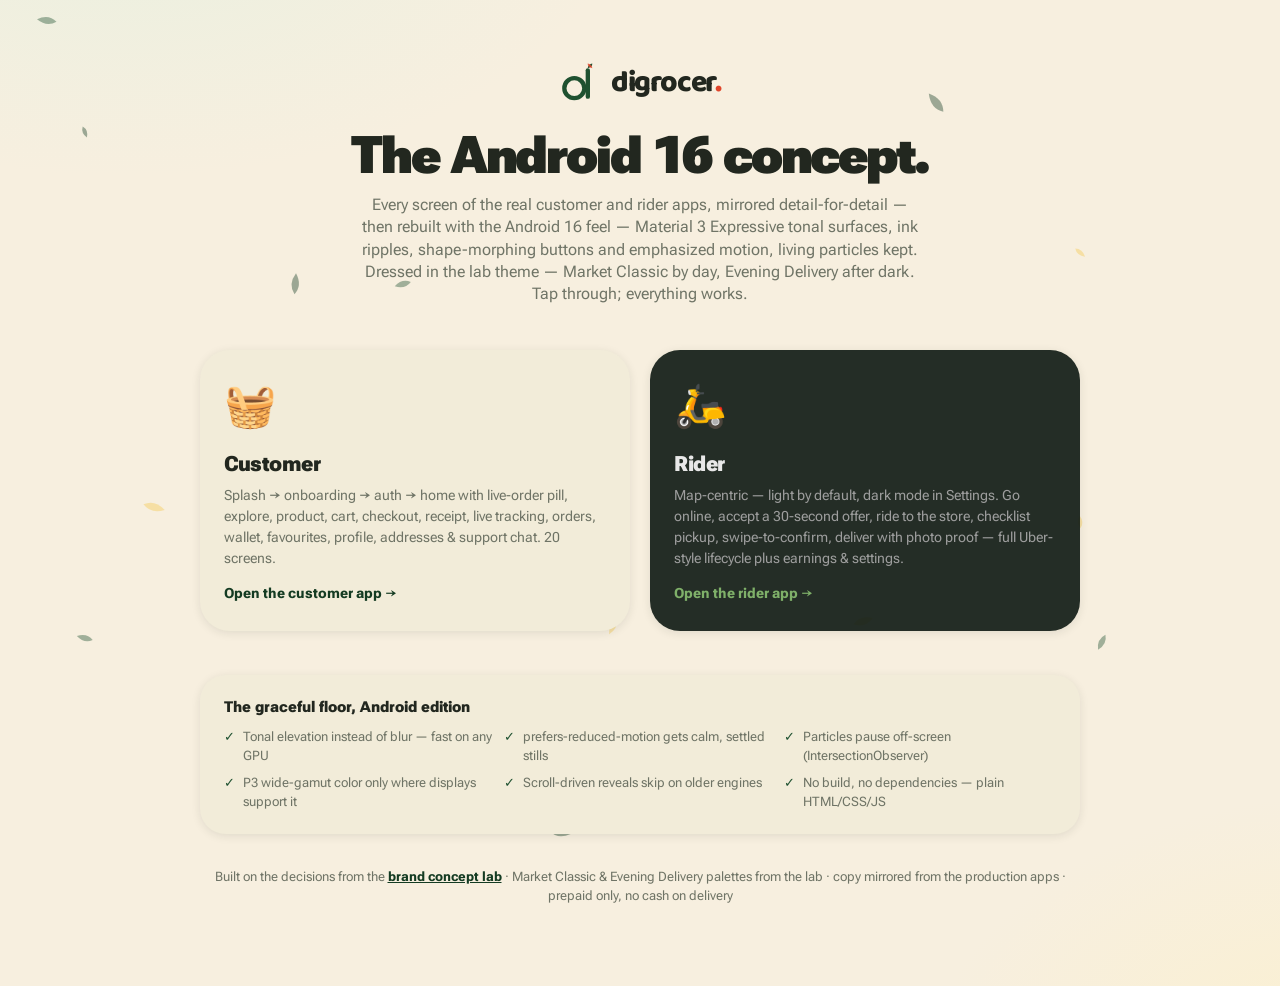
<file: android/index.html>
<!DOCTYPE html>
<html lang="en">
<head>
<meta charset="UTF-8">
<meta name="viewport" content="width=device-width, initial-scale=1.0">
<title>digrocer — Android 16 · lab theme</title>
<link rel="preconnect" href="https://fonts.googleapis.com">
<link href="https://fonts.googleapis.com/css2?family=Baloo+2:wght@600;700;800&family=Roboto+Flex:opsz,wght@8..144,400..800&display=swap" rel="stylesheet">
<link rel="stylesheet" href="shared.css">
<style>
body{overflow:auto}
.hub{
  min-height:100vh;position:relative;
  background:
    radial-gradient(900px 500px at 10% -10%, var(--mint) 0%, transparent 55%),
    radial-gradient(700px 480px at 105% 110%, var(--harvest-soft) 0%, transparent 60%),
    var(--canvas);
  padding:60px 22px 80px;
}
.hub>canvas{position:fixed;inset:0;width:100%;height:100%;pointer-events:none}
.hubin{max-width:880px;margin:0 auto;position:relative;z-index:2}
.brandrow{display:flex;align-items:center;gap:12px;justify-content:center}
.wordmark{font-size:30px;font-weight:900;letter-spacing:-.04em}
.wordmark .dot{color:var(--berry)}
.hub h1{font-size:clamp(30px,6vw,52px);font-weight:900;letter-spacing:-.04em;text-align:center;margin:22px 0 10px;line-height:1.05}
.hub .lede{text-align:center;color:var(--ink-muted);max-width:560px;margin:0 auto 44px;font-size:15.5px}
.apps{display:grid;gap:20px;grid-template-columns:repeat(auto-fit,minmax(280px,1fr))}
.appcard{
  border-radius:30px;padding:26px 24px;text-align:left;display:block;text-decoration:none;color:inherit;
  transition:transform .25s var(--spring);
}
.appcard:hover{transform:translateY(-4px)}
.appcard .em{font-size:42px;display:block;margin-bottom:12px}
.appcard h2{font-size:21px;font-weight:900;letter-spacing:-.02em}
.appcard p{color:var(--ink-muted);font-size:13.5px;margin:6px 0 14px;line-height:1.55}
.appcard .cta{display:inline-flex;align-items:center;gap:7px;font-weight:800;font-size:13.5px;color:var(--forest)}
.appcard.darkc{background:rgba(18,29,22,.92);color:#E8E8E8;border-color:rgba(255,255,255,.12)}
.appcard.darkc p{color:#9E9E9E}
.appcard.darkc .cta{color:#7FB069}
.notes{margin-top:44px;border-radius:26px;padding:22px 24px}
.notes h3{font-size:15px;font-weight:900;margin-bottom:10px}
.notes ul{list-style:none;display:grid;gap:8px;grid-template-columns:repeat(auto-fit,minmax(240px,1fr))}
.notes li{font-size:13px;color:var(--ink-muted);display:flex;gap:8px}
.notes li::before{content:"✓";color:var(--grocer);font-weight:900}
.labline{text-align:center;margin-top:34px;font-size:13px;color:var(--ink-muted)}
.labline a{color:var(--forest);font-weight:800}
</style>
</head>
<body>
<div class="hub">
<canvas id="amb"></canvas>
<div class="hubin">
  <div class="brandrow">
    <svg width="40" height="47" viewBox="0 0 120 120" fill="none"><circle cx="46" cy="74" r="30" stroke="#1F5130" stroke-width="13"/><rect x="80" y="14" width="13" height="92" rx="6.5" fill="#1F5130"/><path d="M86 14 q2 -12 14 -14 q0 12 -14 14z" fill="#1F5130"/><path d="M100 14 q-2 -12 -14 -14 q0 12 14 14z" fill="#E0452B" opacity=".85"/></svg>
    <span class="wordmark">digrocer<span class="dot">.</span></span>
  </div>
  <h1>The Android 16 concept.</h1>
  <p class="lede">Every screen of the real customer and rider apps, mirrored detail-for-detail — then rebuilt with the Android 16 feel — Material 3 Expressive tonal surfaces, ink ripples, shape-morphing buttons and emphasized motion, living particles kept. Dressed in the lab theme — Market Classic by day, Evening Delivery after dark. Tap through; everything works.</p>

  <div class="apps">
    <a class="appcard glass" href="customer.html">
      <span class="em">🧺</span>
      <h2>Customer</h2>
      <p>Splash → onboarding → auth → home with live-order pill, explore, product, cart, checkout, receipt, live tracking, orders, wallet, favourites, profile, addresses &amp; support chat. 20 screens.</p>
      <span class="cta">Open the customer app →</span>
    </a>
    <a class="appcard glass darkc" href="rider.html">
      <span class="em">🛵</span>
      <h2>Rider</h2>
      <p>Map-centric — light by default, dark mode in Settings. Go online, accept a 30-second offer, ride to the store, checklist pickup, swipe-to-confirm, deliver with photo proof — full Uber-style lifecycle plus earnings &amp; settings.</p>
      <span class="cta">Open the rider app →</span>
    </a>
  </div>

  <div class="notes glass">
    <h3>The graceful floor, Android edition</h3>
    <ul>
      <li>Tonal elevation instead of blur — fast on any GPU</li>
      <li>prefers-reduced-motion gets calm, settled stills</li>
      <li>Particles pause off-screen (IntersectionObserver)</li>
      <li>P3 wide-gamut color only where displays support it</li>
      <li>Scroll-driven reveals skip on older engines</li>
      <li>No build, no dependencies — plain HTML/CSS/JS</li>
    </ul>
  </div>

  <p class="labline">Built on the decisions from the <a href="../index.html">brand concept lab</a> · Market Classic &amp; Evening Delivery palettes from the lab · copy mirrored from the production apps · prepaid only, no cash on delivery</p>
</div>
</div>
<script src="fx.js"></script>
<script>
DGFX.mount(document.getElementById('amb'),'drift',{count:20,alpha:.4,colors:['#1F5130','#143B22','#F5C84C']});
</script>
</body>
</html>
</file>
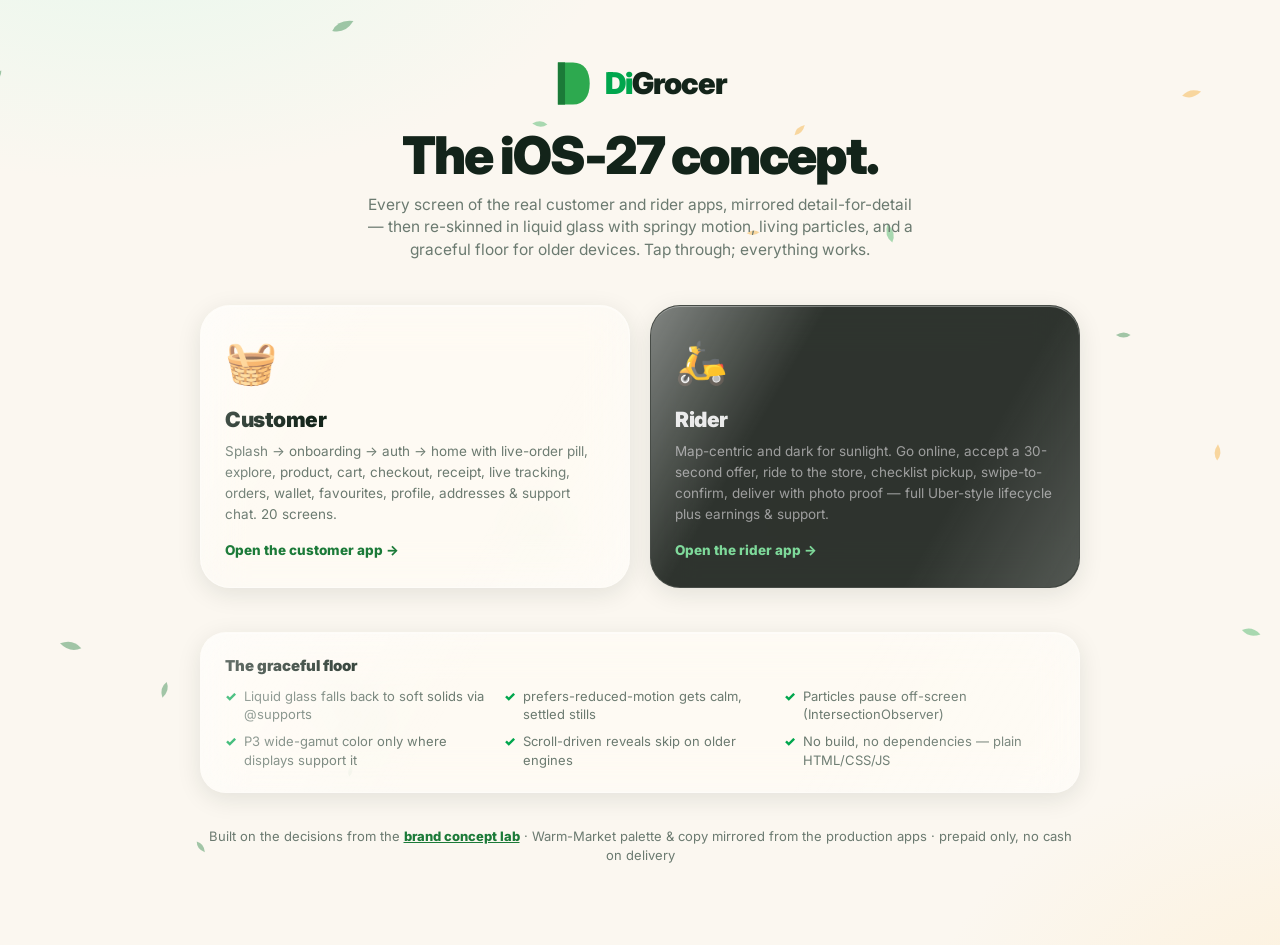
<file: concept/index.html>
<!DOCTYPE html>
<html lang="en">
<head>
<meta charset="UTF-8">
<meta name="viewport" content="width=device-width, initial-scale=1.0">
<title>DiGrocer — iOS-27 Concept Hub</title>
<link rel="preconnect" href="https://fonts.googleapis.com">
<link href="https://fonts.googleapis.com/css2?family=Inter:wght@400;600;700;800;900&display=swap" rel="stylesheet">
<link rel="stylesheet" href="shared.css">
<style>
body{overflow:auto}
.hub{
  min-height:100vh;position:relative;
  background:
    radial-gradient(900px 500px at 10% -10%, var(--mint) 0%, transparent 55%),
    radial-gradient(700px 480px at 105% 110%, var(--harvest-soft) 0%, transparent 60%),
    var(--canvas);
  padding:60px 22px 80px;
}
.hub>canvas{position:fixed;inset:0;width:100%;height:100%;pointer-events:none}
.hubin{max-width:880px;margin:0 auto;position:relative;z-index:2}
.brandrow{display:flex;align-items:center;gap:12px;justify-content:center}
.wordmark{font-size:30px;font-weight:900;letter-spacing:-.04em}
.wordmark .di{color:var(--grocer)}
.hub h1{font-size:clamp(30px,6vw,52px);font-weight:900;letter-spacing:-.04em;text-align:center;margin:22px 0 10px;line-height:1.05}
.hub .lede{text-align:center;color:var(--ink-muted);max-width:560px;margin:0 auto 44px;font-size:15.5px}
.apps{display:grid;gap:20px;grid-template-columns:repeat(auto-fit,minmax(280px,1fr))}
.appcard{
  border-radius:30px;padding:26px 24px;text-align:left;display:block;text-decoration:none;color:inherit;
  transition:transform .25s var(--spring);
}
.appcard:hover{transform:translateY(-4px)}
.appcard .em{font-size:42px;display:block;margin-bottom:12px}
.appcard h2{font-size:21px;font-weight:900;letter-spacing:-.02em}
.appcard p{color:var(--ink-muted);font-size:13.5px;margin:6px 0 14px;line-height:1.55}
.appcard .cta{display:inline-flex;align-items:center;gap:7px;font-weight:800;font-size:13.5px;color:var(--forest)}
.appcard.darkc{background:rgba(18,24,20,.88);color:#E8E8E8;border-color:rgba(255,255,255,.12)}
.appcard.darkc p{color:#9E9E9E}
.appcard.darkc .cta{color:#7ED99A}
.notes{margin-top:44px;border-radius:26px;padding:22px 24px}
.notes h3{font-size:15px;font-weight:900;margin-bottom:10px}
.notes ul{list-style:none;display:grid;gap:8px;grid-template-columns:repeat(auto-fit,minmax(240px,1fr))}
.notes li{font-size:13px;color:var(--ink-muted);display:flex;gap:8px}
.notes li::before{content:"✓";color:var(--grocer);font-weight:900}
.labline{text-align:center;margin-top:34px;font-size:13px;color:var(--ink-muted)}
.labline a{color:var(--forest);font-weight:800}
</style>
</head>
<body>
<div class="hub">
<canvas id="amb"></canvas>
<div class="hubin">
  <div class="brandrow">
    <svg width="40" height="47" viewBox="0 0 100 118" fill="none"><path d="M12 6 L12 112 L50 112 C78 112 92 91 92 59 C92 27 78 6 50 6 Z" fill="#2DA94F"/><rect x="12" y="6" width="18" height="106" fill="#1B7A38"/></svg>
    <span class="wordmark"><span class="di">Di</span>Grocer</span>
  </div>
  <h1>The iOS-27 concept.</h1>
  <p class="lede">Every screen of the real customer and rider apps, mirrored detail-for-detail — then re-skinned in liquid glass with springy motion, living particles, and a graceful floor for older devices. Tap through; everything works.</p>

  <div class="apps">
    <a class="appcard glass" href="customer.html">
      <span class="em">🧺</span>
      <h2>Customer</h2>
      <p>Splash → onboarding → auth → home with live-order pill, explore, product, cart, checkout, receipt, live tracking, orders, wallet, favourites, profile, addresses &amp; support chat. 20 screens.</p>
      <span class="cta">Open the customer app →</span>
    </a>
    <a class="appcard glass darkc" href="rider.html">
      <span class="em">🛵</span>
      <h2>Rider</h2>
      <p>Map-centric and dark for sunlight. Go online, accept a 30-second offer, ride to the store, checklist pickup, swipe-to-confirm, deliver with photo proof — full Uber-style lifecycle plus earnings &amp; support.</p>
      <span class="cta">Open the rider app →</span>
    </a>
  </div>

  <div class="notes glass">
    <h3>The graceful floor</h3>
    <ul>
      <li>Liquid glass falls back to soft solids via @supports</li>
      <li>prefers-reduced-motion gets calm, settled stills</li>
      <li>Particles pause off-screen (IntersectionObserver)</li>
      <li>P3 wide-gamut color only where displays support it</li>
      <li>Scroll-driven reveals skip on older engines</li>
      <li>No build, no dependencies — plain HTML/CSS/JS</li>
    </ul>
  </div>

  <p class="labline">Built on the decisions from the <a href="../index.html">brand concept lab</a> · Warm-Market palette &amp; copy mirrored from the production apps · prepaid only, no cash on delivery</p>
</div>
</div>
<script src="fx.js"></script>
<script>
DGFX.mount(document.getElementById('amb'),'drift',{count:20,alpha:.4,colors:['#2DA94F','#1B7A38','#F5A623']});
</script>
</body>
</html>
</file>
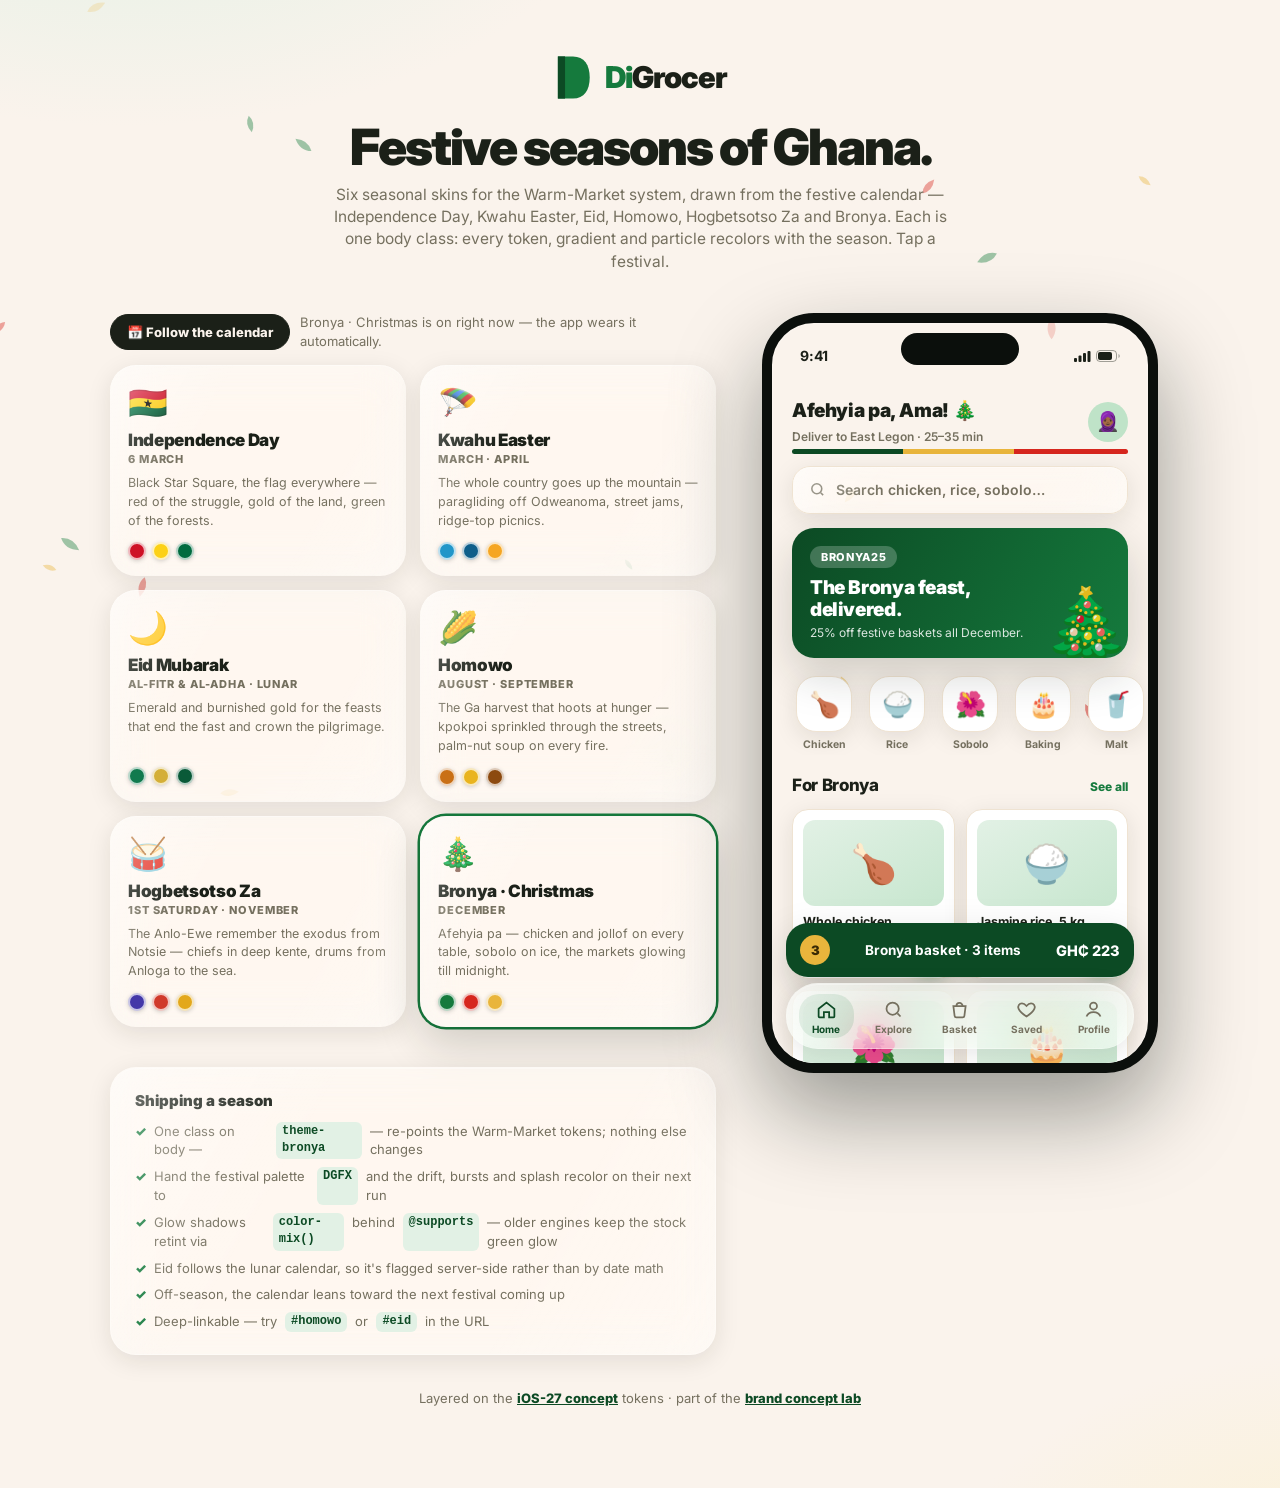
<file: festive/index.html>
<!DOCTYPE html>
<html lang="en">
<head>
<meta charset="UTF-8">
<meta name="viewport" content="width=device-width, initial-scale=1.0, viewport-fit=cover">
<title>DiGrocer — Festive Seasons of Ghana</title>
<link rel="preconnect" href="https://fonts.googleapis.com">
<link href="https://fonts.googleapis.com/css2?family=Inter:wght@400;600;700;800;900&display=swap" rel="stylesheet">
<link rel="stylesheet" href="../concept/shared.css">
<link rel="stylesheet" href="themes.css">
<style>
body{overflow:auto}
.hub{
  min-height:100vh;position:relative;
  background:
    radial-gradient(900px 500px at 10% -10%, var(--mint) 0%, transparent 55%),
    radial-gradient(700px 480px at 105% 110%, var(--harvest-soft) 0%, transparent 60%),
    var(--canvas);
  padding:54px 22px 80px;
  transition:background .4s;
}
.hub>canvas{position:fixed;inset:0;width:100%;height:100%;pointer-events:none}
.hubin{max-width:1060px;margin:0 auto;position:relative;z-index:2}
.brandrow{display:flex;align-items:center;gap:12px;justify-content:center}
.wordmark{font-size:30px;font-weight:900;letter-spacing:-.04em}
.wordmark .di{color:var(--grocer)}
.hub h1{font-size:clamp(30px,5.5vw,50px);font-weight:900;letter-spacing:-.04em;text-align:center;margin:20px 0 10px;line-height:1.05}
.hub .lede{text-align:center;color:var(--ink-muted);max-width:620px;margin:0 auto 40px;font-size:15.5px}

/* ---- two-column: picker + phone ---- */
.duo{display:grid;grid-template-columns:1fr 420px;gap:34px;align-items:start}
@media(max-width:920px){.duo{grid-template-columns:1fr}.phonewrap{order:-1}}

/* ---- theme picker cards ---- */
.autoline{display:flex;align-items:center;gap:10px;margin-bottom:14px;flex-wrap:wrap}
.autochip{
  display:inline-flex;align-items:center;gap:8px;border-radius:999px;padding:9px 16px;
  font-size:13px;font-weight:800;border:1.5px solid var(--hairline);background:var(--surface);
  transition:transform .18s var(--spring);
}
.autochip:active{transform:scale(.94)}
.autochip.on{background:var(--ink);color:var(--canvas);border-color:var(--ink)}
.autoline .sub{flex:1;min-width:200px}
.themes{display:grid;gap:14px;grid-template-columns:repeat(auto-fit,minmax(250px,1fr))}
.fcard{
  border-radius:26px;padding:18px 18px 16px;text-align:left;cursor:pointer;border:none;
  transition:transform .25s var(--spring),box-shadow .25s;position:relative;overflow:hidden;
}
.fcard:hover{transform:translateY(-3px)}
.fcard.on{box-shadow:var(--shadow-pop),0 0 0 2.5px var(--grocer)}
.fcard .em{font-size:32px;display:block;margin-bottom:8px}
.fcard h2{font-size:17px;font-weight:900;letter-spacing:-.02em}
.fcard .when{font-size:11px;font-weight:800;letter-spacing:.08em;text-transform:uppercase;color:var(--ink-muted);margin:2px 0 8px}
.fcard p{font-size:12.5px;color:var(--ink-muted);line-height:1.5;min-height:56px}
.fcard .swatches{display:flex;gap:6px;margin-top:12px}
.fcard .swatches i{width:18px;height:18px;border-radius:50%;border:2px solid rgba(255,255,255,.7);box-shadow:0 1px 4px rgba(0,0,0,.18)}

/* ---- phone demo ---- */
.phonewrap{position:sticky;top:24px;display:grid;justify-content:center}
.phone{width:396px;height:760px}
@media(max-width:430px){.phone{width:100%;height:740px;border-radius:40px;border-width:8px}}
.phone .scr{padding-bottom:170px;background:transparent}
canvas#phoneAmb{position:absolute;inset:0;width:100%;height:100%;pointer-events:none}
.homehead{padding:10px 20px 0;display:flex;align-items:center;gap:12px;position:relative;z-index:2}
.homehead .greet{flex:1;min-width:0}
.homehead .greet b{font-size:19px;font-weight:900;letter-spacing:-.02em;display:block}
.homehead .greet span{font-size:12px;color:var(--ink-muted);font-weight:600}
.avatar{width:40px;height:40px;border-radius:50%;background:var(--mint-deep);display:grid;place-items:center;font-size:19px;flex:none}
.searchfield{
  margin:12px 20px 4px;display:flex;align-items:center;gap:10px;padding:13px 16px;
  border-radius:18px;color:var(--ink-muted);font-size:14px;font-weight:600;width:calc(100% - 40px);
  border:1px solid var(--hairline);
}
.searchfield svg{width:17px;height:17px;flex:none}
.promo{
  margin:14px 20px 4px;border-radius:var(--r-card);padding:18px;color:#fff;
  background:linear-gradient(120deg,var(--forest),var(--grocer));position:relative;overflow:hidden;
  border:none;text-align:left;box-shadow:var(--shadow-pop);width:calc(100% - 40px);display:block;
}
.promo .pcode{display:inline-block;background:rgba(255,255,255,.22);border-radius:999px;padding:4px 11px;font-size:11px;font-weight:800;letter-spacing:.06em;margin-bottom:9px}
.promo h3{font-size:19px;font-weight:900;letter-spacing:-.02em;line-height:1.15;max-width:75%}
.promo p{font-size:12px;opacity:.85;margin-top:4px;max-width:75%}
.promo .bigem{position:absolute;right:-4px;bottom:-12px;font-size:74px;opacity:.9}
.catrow{display:flex;gap:9px;overflow-x:auto;padding:14px 20px 4px;scrollbar-width:none}
.catrow::-webkit-scrollbar{display:none}
.catpill{flex:none;display:flex;flex-direction:column;align-items:center;gap:6px;width:64px;border:none;background:none}
.catpill .em{width:56px;height:56px;border-radius:20px;background:var(--surface);border:1px solid var(--hairline);display:grid;place-items:center;font-size:25px;box-shadow:var(--shadow);transition:transform .2s var(--spring)}
.catpill:active .em{transform:scale(.9)}
.catpill span{font-size:10.5px;font-weight:700;color:var(--ink-muted)}
.railhead{display:flex;align-items:baseline;padding:18px 20px 10px}
.railhead .h-sec{flex:1}
.railhead button{font-size:12px;font-weight:800;color:var(--grocer)}
.grid2{display:grid;grid-template-columns:1fr 1fr;gap:11px;padding:2px 20px}

/* ---- notes ---- */
.notes{margin-top:40px;border-radius:26px;padding:22px 24px}
.notes h3{font-size:15px;font-weight:900;margin-bottom:10px}
.notes ul{list-style:none;display:grid;gap:8px;grid-template-columns:repeat(auto-fit,minmax(280px,1fr))}
.notes li{font-size:13px;color:var(--ink-muted);display:flex;gap:8px}
.notes li::before{content:"✓";color:var(--grocer);font-weight:900}
.notes code{font-size:12px;background:var(--mint);color:var(--forest);border-radius:6px;padding:1px 6px;font-weight:700}
.labline{text-align:center;margin-top:34px;font-size:13px;color:var(--ink-muted)}
.labline a{color:var(--forest);font-weight:800}
</style>
</head>
<body>
<div class="hub">
<canvas id="amb"></canvas>
<div class="hubin">
  <div class="brandrow">
    <svg width="40" height="47" viewBox="0 0 100 118" fill="none"><path d="M12 6 L12 112 L50 112 C78 112 92 91 92 59 C92 27 78 6 50 6 Z" fill="var(--grocer)"/><rect x="12" y="6" width="18" height="106" fill="var(--forest)"/></svg>
    <span class="wordmark"><span class="di">Di</span>Grocer</span>
  </div>
  <h1>Festive seasons of Ghana.</h1>
  <p class="lede">Six seasonal skins for the Warm-Market system, drawn from the festive calendar — Independence Day, Kwahu Easter, Eid, Homowo, Hogbetsotso Za and Bronya. Each is one body class: every token, gradient and particle recolors with the season. Tap a festival.</p>

  <div class="duo">
    <div>
      <div class="autoline">
        <button class="autochip" id="autoChip">📅 Follow the calendar</button>
        <span class="sub" id="autoNote"></span>
      </div>
      <div class="themes" id="themeCards"></div>

      <div class="notes glass">
        <h3>Shipping a season</h3>
        <ul>
          <li>One class on body — <code>theme-bronya</code> — re-points the Warm-Market tokens; nothing else changes</li>
          <li>Hand the festival palette to <code>DGFX</code> and the drift, bursts and splash recolor on their next run</li>
          <li>Glow shadows retint via <code>color-mix()</code> behind <code>@supports</code> — older engines keep the stock green glow</li>
          <li>Eid follows the lunar calendar, so it's flagged server-side rather than by date math</li>
          <li>Off-season, the calendar leans toward the next festival coming up</li>
          <li>Deep-linkable — try <code>#homowo</code> or <code>#eid</code> in the URL</li>
        </ul>
      </div>
    </div>

    <div class="phonewrap">
      <div class="phone">
        <div class="island"></div>
        <div class="sbar"><span>9:41</span><span class="sicons">
          <svg width="17" height="11" viewBox="0 0 17 11" fill="currentColor"><rect x="0" y="7" width="3" height="4" rx="1"/><rect x="4.5" y="4.5" width="3" height="6.5" rx="1"/><rect x="9" y="2" width="3" height="9" rx="1"/><rect x="13.5" y="0" width="3" height="11" rx="1"/></svg>
          <svg width="24" height="12" viewBox="0 0 24 12" fill="none"><rect x="0.5" y="0.5" width="20" height="11" rx="3.5" stroke="currentColor" opacity=".4"/><rect x="2" y="2" width="14" height="8" rx="2" fill="currentColor"/><path d="M22.5 4v4a2.2 2.2 0 0 0 0-4Z" fill="currentColor" opacity=".4"/></svg>
        </span></div>
        <canvas id="phoneAmb"></canvas>
        <div class="scr on">
          <div class="homehead">
            <div class="greet"><b id="greet">Afehyia pa, Ama! 🎄</b><span>Deliver to East Legon · 25–35 min</span></div>
            <div class="avatar">🧕🏾</div>
          </div>
          <div class="fest-ribbon"></div>
          <div class="searchfield glass">
            <svg viewBox="0 0 24 24" fill="none" stroke="currentColor" stroke-width="2.2"><circle cx="11" cy="11" r="7"/><path d="m20 20-3.5-3.5"/></svg>
            <span id="searchHint">Search the season…</span>
          </div>
          <button class="promo" id="promoBtn">
            <span class="pcode" id="promoCode">BRONYA25</span>
            <h3 id="promoH">The Bronya feast, delivered.</h3>
            <p id="promoP">25% off festive baskets all December.</p>
            <span class="bigem" id="promoEm">🎄</span>
          </button>
          <div class="catrow" id="cats"></div>
          <div class="railhead"><span class="h-sec" id="seasonTitle">For the season</span><button>See all</button></div>
          <div class="grid2" id="tiles"></div>
        </div>
        <button class="cartbar show" id="cartbar">
          <span class="n" id="cartN">3</span><b id="cartLabel">Festive basket · 3 items</b><span id="cartTotal">GH₵ 223</span>
        </button>
        <nav class="dock glass">
            <button class="on"><svg viewBox="0 0 24 24" fill="none" stroke="currentColor" stroke-width="2"><path d="M3 11.2 12 4l9 7.2V20a1 1 0 0 1-1 1h-5v-6h-6v6H4a1 1 0 0 1-1-1Z"/></svg>Home</button>
            <button><svg viewBox="0 0 24 24" fill="none" stroke="currentColor" stroke-width="2"><circle cx="11" cy="11" r="7"/><path d="m20 20-3.5-3.5"/></svg>Explore</button>
            <button><svg viewBox="0 0 24 24" fill="none" stroke="currentColor" stroke-width="2"><path d="M5 8h14l-1.4 11.2a2 2 0 0 1-2 1.8H8.4a2 2 0 0 1-2-1.8Z"/><path d="M8.5 8a3.5 3.5 0 0 1 7 0"/></svg>Basket</button>
            <button><svg viewBox="0 0 24 24" fill="none" stroke="currentColor" stroke-width="2"><path d="M12 20s-7-4.4-9-8.6C1.4 7.6 4 5 6.8 5c2 0 3.6 1.1 5.2 3 1.6-1.9 3.2-3 5.2-3C20 5 22.6 7.6 21 11.4 19 15.6 12 20 12 20Z"/></svg>Saved</button>
          <button><svg viewBox="0 0 24 24" fill="none" stroke="currentColor" stroke-width="2"><circle cx="12" cy="8" r="4"/><path d="M4 20c1.4-3.4 4.4-5 8-5s6.6 1.6 8 5"/></svg>Profile</button>
        </nav>
        <canvas class="fxoverlay" id="fxo"></canvas>
      </div>
    </div>
  </div>

  <p class="labline">Layered on the <a href="../concept/index.html">iOS-27 concept</a> tokens · part of the <a href="../index.html">brand concept lab</a></p>
</div>
</div>

<script src="../concept/fx.js"></script>
<script>
(function(){
'use strict';

/* ---------------- the festive calendar ---------------- */
var THEMES={
  independence:{
    em:'🇬🇭', name:'Independence Day', when:'6 March',
    blurb:'Black Star Square, the flag everywhere — red of the struggle, gold of the land, green of the forests.',
    greet:'Happy Independence Day! 🇬🇭', search:'Search jollof, khebab, drinks…',
    promo:{code:'MARCH6', h:'Freedom weekend, free delivery.', p:'On every order over GH₵ 100 till Sunday.', em:'⭐'},
    cats:[['🍅','Jollof'],['🍗','Grills'],['🥤','Drinks'],['🍢','Khebab'],['🧊','Ice']],
    tiles:[['🍅','Jollof party box','GH₵ 60'],['🐔','Grilled chicken, whole','GH₵ 70'],['🥤','Soft-drink crate ×12','GH₵ 55'],['🍢','Khebab pack ×10','GH₵ 35']],
    cart:['3','Freedom basket · 3 items','GH₵ 185'],
    colors:['#CE1126','#FCD116','#006B3F']
  },
  easter:{
    em:'🪂', name:'Kwahu Easter', when:'March · April',
    blurb:'The whole country goes up the mountain — paragliding off Odweanoma, street jams, ridge-top picnics.',
    greet:'Up the mountain we go! 🪂', search:'Search picnic packs, sobolo…',
    promo:{code:'KWAHU', h:'Picnic packs for the ridge.', p:'Chilled and bundled for the climb.', em:'🪂'},
    cats:[['🧺','Picnics'],['🍩','Bofrot'],['🌺','Sobolo'],['🍢','Khebab'],['🧴','Sunscreen']],
    tiles:[['🧺','Ridge picnic basket','GH₵ 150'],['🍩','Bofrot, dozen','GH₵ 20'],['🌺','Sobolo, chilled 1L','GH₵ 10'],['🍢','Khebab pack ×10','GH₵ 35']],
    cart:['2','Ridge basket · 2 items','GH₵ 170'],
    colors:['#2196C9','#0E5E8A','#F5A623']
  },
  eid:{
    em:'🌙', name:'Eid Mubarak', when:'al-Fitr & al-Adha · lunar',
    blurb:'Emerald and burnished gold for the feasts that end the fast and crown the pilgrimage.',
    greet:'Eid Mubarak, Ama! 🌙', search:'Search dates, mutton, basmati…',
    promo:{code:'EIDFEAST', h:'The Eid table, taken care of.', p:'Feast bundles for family and friends.', em:'🌙'},
    cats:[['🐑','Mutton'],['🌴','Dates'],['🍚','Basmati'],['🧅','Spices'],['🍊','Juices']],
    tiles:[['🐑','Fresh mutton, 2 kg','GH₵ 160'],['🌴','Dates, 500 g','GH₵ 45'],['🍚','Basmati rice, 5 kg','GH₵ 110'],['🧅','Feast spice bundle','GH₵ 30']],
    cart:['4','Eid feast · 4 items','GH₵ 345'],
    colors:['#117A4E','#D4AF37','#0A5A38']
  },
  homowo:{
    em:'🌽', name:'Homowo', when:'August · September',
    blurb:'The Ga harvest that hoots at hunger — kpokpoi sprinkled through the streets, palm-nut soup on every fire.',
    greet:'Happy Homowo! 🌽', search:'Search corn dough, palm nut…',
    promo:{code:'HOMOWO', h:'Hoot at hunger. Stock the pot.', p:'Kpokpoi corner — everything for the feast.', em:'🌽'},
    cats:[['🌽','Maize'],['🥣','Palm nut'],['🐟','Fish'],['🌶️','Shito'],['🧂','Staples']],
    tiles:[['🌽','Corn dough, 2 kg','GH₵ 25'],['🥣','Palm-nut cream, jar','GH₵ 32'],['🐟','Smoked fish pack','GH₵ 48'],['🌶️','Kpakpo shito, jar','GH₵ 15']],
    cart:['3','Homowo pot · 3 items','GH₵ 105'],
    colors:['#C97016','#E9B41F','#8C4A0F']
  },
  hogbetsotso:{
    em:'🥁', name:'Hogbetsotso Za', when:'1st Saturday · November',
    blurb:'The Anlo-Ewe remember the exodus from Notsie — chiefs in deep kente, drums from Anloga to the sea.',
    greet:'Mia woezɔ! 🥁', search:'Search akple, okro, tilapia…',
    promo:{code:'HOGBE', h:'Akple & fetri detsi night.', p:'Volta favourites, fresh to your door.', em:'🥁'},
    cats:[['🫓','Akple'],['🥬','Okro'],['🐟','Tilapia'],['🌶️','Pepper'],['🧂','Staples']],
    tiles:[['🫓','Akple mix, 2 kg','GH₵ 28'],['🥬','Okro basket','GH₵ 14'],['🐟','Fresh tilapia, large','GH₵ 60'],['🌶️','Pepper mix, jar','GH₵ 12']],
    cart:['2','Volta basket · 2 items','GH₵ 74'],
    colors:['#4338A8','#D03A2B','#E3A81C']
  },
  bronya:{
    em:'🎄', name:'Bronya · Christmas', when:'December',
    blurb:'Afehyia pa — chicken and jollof on every table, sobolo on ice, the markets glowing till midnight.',
    greet:'Afehyia pa, Ama! 🎄', search:'Search chicken, rice, sobolo…',
    promo:{code:'BRONYA25', h:'The Bronya feast, delivered.', p:'25% off festive baskets all December.', em:'🎄'},
    cats:[['🍗','Chicken'],['🍚','Rice'],['🌺','Sobolo'],['🎂','Baking'],['🥤','Malt']],
    tiles:[['🍗','Whole chicken','GH₵ 85'],['🍚','Jasmine rice, 5 kg','GH₵ 120'],['🌺','Sobolo bundle','GH₵ 18'],['🎂','Family cake','GH₵ 95']],
    cart:['3','Bronya basket · 3 items','GH₵ 223'],
    colors:['#157A3D','#D6261E','#E9B53C']
  }
};
var ORDER=['independence','easter','eid','homowo','hogbetsotso','bronya'];

/* what does the calendar say today? (Eid is lunar — flagged
   server-side in the real app, so auto skips it here) */
function calendarKey(d){
  var m=d.getMonth(),day=d.getDate();
  if(m===11)return{k:'bronya',live:true};
  if(m===2&&day<=9)return{k:'independence',live:true};
  if(m===2||m===3)return{k:'easter',live:true};
  if(m===7||m===8)return{k:'homowo',live:true};
  if(m===10)return{k:'hogbetsotso',live:true};
  if(m<=1)return{k:'independence',live:false};
  if(m<=6)return{k:'homowo',live:false};
  if(m===9)return{k:'hogbetsotso',live:false};
  return{k:'bronya',live:false};
}

/* ---------------- particles ----------------
   DGFX spawners read their palette live, so mutating these
   arrays in place reskins the drift without remounting. */
var hubPal=[],phonePal=[];
function setPal(arr,cols){arr.length=0;for(var i=0;i<cols.length;i++)arr.push(cols[i]);}

/* seed with the boot season so the first leaves wear it */
var cal=calendarKey(new Date());
var bootHash=(location.hash||'').replace('#','');
var bootKey=THEMES[bootHash]?bootHash:cal.k;
setPal(hubPal,THEMES[bootKey].colors);
setPal(phonePal,THEMES[bootKey].colors);

var hubAmb=document.getElementById('amb');
var phoneAmb=document.getElementById('phoneAmb');
var fxo=document.getElementById('fxo');
DGFX.mount(hubAmb,'drift',{count:20,alpha:.4,colors:hubPal});
DGFX.mount(phoneAmb,'drift',{count:12,alpha:.5,colors:phonePal});
DGFX.mount(fxo,'burstlayer');

/* ---------------- apply a season ---------------- */
var current=null,auto=true;
function el(id){return document.getElementById(id);}
function applyTheme(key,burst){
  var t=THEMES[key];if(!t||key===current)return;
  current=key;
  document.body.className='theme-'+key;
  el('greet').textContent=t.greet;
  el('searchHint').textContent=t.search;
  el('promoCode').textContent=t.promo.code;
  el('promoH').textContent=t.promo.h;
  el('promoP').textContent=t.promo.p;
  el('promoEm').textContent=t.promo.em;
  el('cartN').textContent=t.cart[0];
  el('cartLabel').textContent=t.cart[1];
  el('cartTotal').textContent=t.cart[2];
  el('seasonTitle').textContent='For '+t.name.split(' · ')[0];
  el('cats').innerHTML=t.cats.map(function(c){
    return '<button class="catpill"><span class="em">'+c[0]+'</span><span>'+c[1]+'</span></button>';
  }).join('');
  el('tiles').innerHTML=t.tiles.map(function(p){
    return '<div class="tile"><span class="ph">'+p[0]+'</span><h5>'+p[1]+'</h5><div class="pr">'+p[2]+'</div>'+
      '<span class="step zero"><button class="minus">−</button><span class="q">0</span><button>+</button></span></div>';
  }).join('');
  setPal(hubPal,t.colors);setPal(phonePal,t.colors);
  document.querySelectorAll('.fcard').forEach(function(c){
    c.classList.toggle('on',c.dataset.key===key);
  });
  if(burst){
    var r=fxo.getBoundingClientRect();
    DGFX.burstAt(fxo,r.width/2,r.height*.4,t.colors,22);
    el('cartN').classList.remove('bump');void el('cartN').offsetWidth;
    el('cartN').classList.add('bump');
  }
  if(history.replaceState)history.replaceState(null,'','#'+key);
}

/* ---------------- picker cards ---------------- */
var cards=el('themeCards');
ORDER.forEach(function(key){
  var t=THEMES[key];
  var b=document.createElement('button');
  b.className='fcard glass';b.dataset.key=key;
  b.innerHTML='<span class="em">'+t.em+'</span><h2>'+t.name+'</h2>'+
    '<div class="when">'+t.when+'</div><p>'+t.blurb+'</p>'+
    '<span class="swatches">'+t.colors.map(function(c){return '<i style="background:'+c+'"></i>';}).join('')+'</span>';
  b.addEventListener('click',function(){
    auto=false;el('autoChip').classList.remove('on');
    applyTheme(key,true);
  });
  cards.appendChild(b);
});

/* ---------------- auto mode ---------------- */
el('autoNote').textContent=cal.live
  ? THEMES[cal.k].name+' is on right now — the app wears it automatically.'
  : 'No festival today — leaning toward '+THEMES[cal.k].name+', up next.';
el('autoNote').className='sub';
el('autoChip').addEventListener('click',function(){
  auto=true;this.classList.add('on');
  applyTheme(cal.k,true);
});

/* ---------------- boot ---------------- */
if(THEMES[bootHash]){auto=false;applyTheme(bootHash,false);}
else{el('autoChip').classList.add('on');applyTheme(cal.k,false);}
})();
</script>
</body>
</html>
</file>
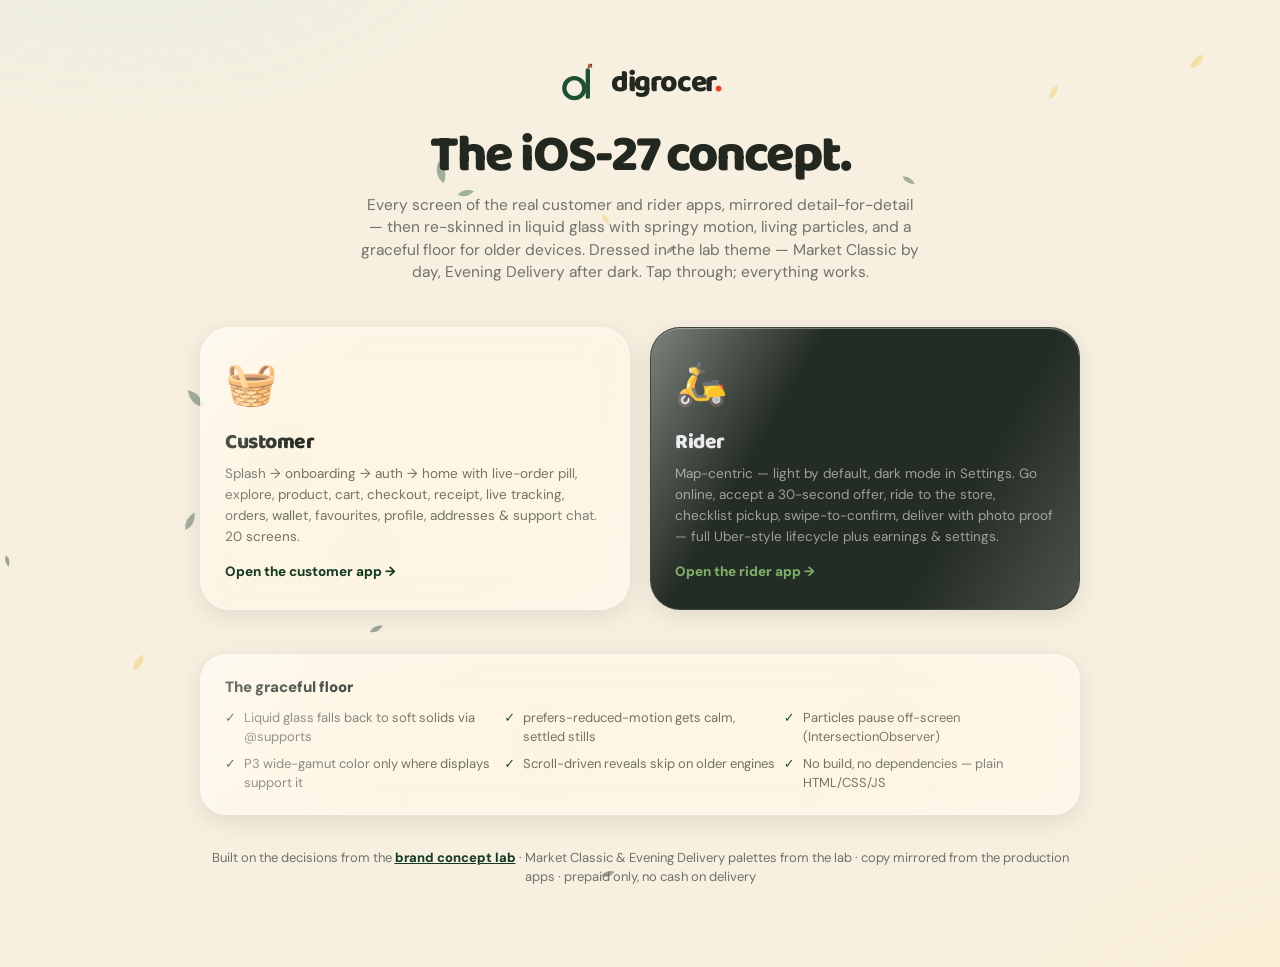
<file: ios/index.html>
<!DOCTYPE html>
<html lang="en">
<head>
<meta charset="UTF-8">
<meta name="viewport" content="width=device-width, initial-scale=1.0">
<title>digrocer — iOS 27 · lab theme</title>
<link rel="preconnect" href="https://fonts.googleapis.com">
<link href="https://fonts.googleapis.com/css2?family=Baloo+2:wght@500;600;700;800&family=DM+Sans:opsz,wght@9..40,400..800&family=Fraunces:ital,opsz,wght@1,9..144,500..700&display=swap" rel="stylesheet">
<link rel="stylesheet" href="shared.css">
<style>
body{overflow:auto}
.hub{
  min-height:100vh;position:relative;
  background:
    radial-gradient(900px 500px at 10% -10%, var(--mint) 0%, transparent 55%),
    radial-gradient(700px 480px at 105% 110%, var(--harvest-soft) 0%, transparent 60%),
    var(--canvas);
  padding:60px 22px 80px;
}
.hub>canvas{position:fixed;inset:0;width:100%;height:100%;pointer-events:none}
.hubin{max-width:880px;margin:0 auto;position:relative;z-index:2}
.brandrow{display:flex;align-items:center;gap:12px;justify-content:center}
.wordmark{font-size:30px;font-weight:900;letter-spacing:-.04em}
.wordmark .dot{color:var(--berry)}
.hub h1{font-size:clamp(30px,6vw,52px);font-weight:900;letter-spacing:-.04em;text-align:center;margin:22px 0 10px;line-height:1.05}
.hub .lede{text-align:center;color:var(--ink-muted);max-width:560px;margin:0 auto 44px;font-size:15.5px}
.apps{display:grid;gap:20px;grid-template-columns:repeat(auto-fit,minmax(280px,1fr))}
.appcard{
  border-radius:30px;padding:26px 24px;text-align:left;display:block;text-decoration:none;color:inherit;
  transition:transform .25s var(--spring);
}
.appcard:hover{transform:translateY(-4px)}
.appcard .em{font-size:42px;display:block;margin-bottom:12px}
.appcard h2{font-size:21px;font-weight:900;letter-spacing:-.02em}
.appcard p{color:var(--ink-muted);font-size:13.5px;margin:6px 0 14px;line-height:1.55}
.appcard .cta{display:inline-flex;align-items:center;gap:7px;font-weight:800;font-size:13.5px;color:var(--forest)}
.appcard.darkc{background:rgba(18,29,22,.92);color:#E8E8E8;border-color:rgba(255,255,255,.12)}
.appcard.darkc p{color:#9E9E9E}
.appcard.darkc .cta{color:#7FB069}
.notes{margin-top:44px;border-radius:26px;padding:22px 24px}
.notes h3{font-size:15px;font-weight:900;margin-bottom:10px}
.notes ul{list-style:none;display:grid;gap:8px;grid-template-columns:repeat(auto-fit,minmax(240px,1fr))}
.notes li{font-size:13px;color:var(--ink-muted);display:flex;gap:8px}
.notes li::before{content:"✓";color:var(--grocer);font-weight:900}
.labline{text-align:center;margin-top:34px;font-size:13px;color:var(--ink-muted)}
.labline a{color:var(--forest);font-weight:800}
</style>
</head>
<body>
<div class="hub">
<canvas id="amb"></canvas>
<div class="hubin">
  <div class="brandrow">
    <svg width="40" height="47" viewBox="0 0 120 120" fill="none"><circle cx="46" cy="74" r="30" stroke="#1F5130" stroke-width="13"/><rect x="80" y="14" width="13" height="92" rx="6.5" fill="#1F5130"/><path d="M86 14 q2 -12 14 -14 q0 12 -14 14z" fill="#1F5130"/><path d="M100 14 q-2 -12 -14 -14 q0 12 14 14z" fill="#E0452B" opacity=".85"/></svg>
    <span class="wordmark">digrocer<span class="dot">.</span></span>
  </div>
  <h1>The iOS-27 concept.</h1>
  <p class="lede">Every screen of the real customer and rider apps, mirrored detail-for-detail — then re-skinned in liquid glass with springy motion, living particles, and a graceful floor for older devices. Dressed in the lab theme — Market Classic by day, Evening Delivery after dark. Tap through; everything works.</p>

  <div class="apps">
    <a class="appcard glass" href="customer.html">
      <span class="em">🧺</span>
      <h2>Customer</h2>
      <p>Splash → onboarding → auth → home with live-order pill, explore, product, cart, checkout, receipt, live tracking, orders, wallet, favourites, profile, addresses &amp; support chat. 20 screens.</p>
      <span class="cta">Open the customer app →</span>
    </a>
    <a class="appcard glass darkc" href="rider.html">
      <span class="em">🛵</span>
      <h2>Rider</h2>
      <p>Map-centric — light by default, dark mode in Settings. Go online, accept a 30-second offer, ride to the store, checklist pickup, swipe-to-confirm, deliver with photo proof — full Uber-style lifecycle plus earnings &amp; settings.</p>
      <span class="cta">Open the rider app →</span>
    </a>
  </div>

  <div class="notes glass">
    <h3>The graceful floor</h3>
    <ul>
      <li>Liquid glass falls back to soft solids via @supports</li>
      <li>prefers-reduced-motion gets calm, settled stills</li>
      <li>Particles pause off-screen (IntersectionObserver)</li>
      <li>P3 wide-gamut color only where displays support it</li>
      <li>Scroll-driven reveals skip on older engines</li>
      <li>No build, no dependencies — plain HTML/CSS/JS</li>
    </ul>
  </div>

  <p class="labline">Built on the decisions from the <a href="../index.html">brand concept lab</a> · Market Classic &amp; Evening Delivery palettes from the lab · copy mirrored from the production apps · prepaid only, no cash on delivery</p>
</div>
</div>
<script src="fx.js"></script>
<script>
DGFX.mount(document.getElementById('amb'),'drift',{count:20,alpha:.4,colors:['#1F5130','#143B22','#F5C84C']});
</script>
</body>
</html>
</file>
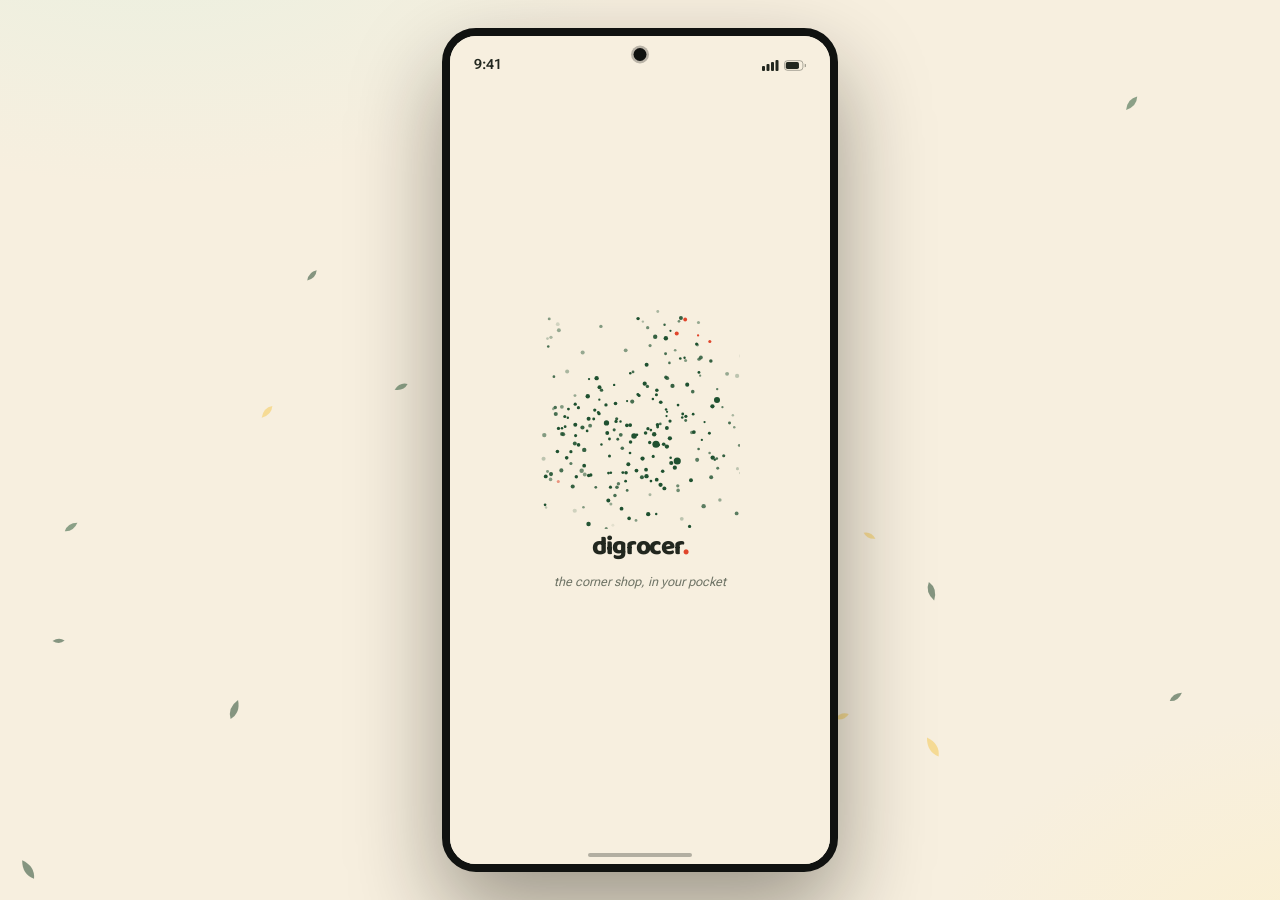
<file: android/customer.html>
<!DOCTYPE html>
<html lang="en">
<head>
<meta charset="UTF-8">
<meta name="viewport" content="width=device-width, initial-scale=1.0, viewport-fit=cover">
<title>digrocer — customer · Android 16 (lab theme)</title>
<link rel="preconnect" href="https://fonts.googleapis.com">
<link href="https://fonts.googleapis.com/css2?family=Baloo+2:wght@600;700;800&family=Roboto+Flex:opsz,wght@8..144,400..800&display=swap" rel="stylesheet">
<link rel="stylesheet" href="shared.css">
<style>
/* ---- customer-only bits ---- */
.brandrow{display:flex;align-items:center;gap:10px}
.kmark{flex:none}
.wordmark{font-size:26px;font-weight:900;letter-spacing:-.04em}
.wordmark .dot{color:var(--berry)}

/* splash */
#scr-splash{display:grid;place-items:center;background:var(--canvas)}
#scr-splash .inner{text-align:center;width:100%}
#splashCanvas{width:200px;height:220px;display:block;margin:0 auto}
#scr-splash .wordmark{opacity:0;animation:rise .7s var(--ease) 1.5s both}
#scr-splash .tag{font-size:12.5px;color:var(--ink-muted);margin-top:6px;opacity:0;animation:rise .7s var(--ease) 1.8s both}

/* onboarding */
#obSlides{display:flex;overflow-x:auto;scroll-snap-type:x mandatory;height:100%;scrollbar-width:none}
#obSlides::-webkit-scrollbar{display:none}
.obslide{flex:0 0 100%;scroll-snap-align:center;display:flex;flex-direction:column;justify-content:center;padding:0 34px;text-align:center}
.obslide .art{font-size:88px;margin-bottom:26px}
.obslide h2{font-size:31px;font-weight:900;letter-spacing:-.035em;line-height:1.12;white-space:pre-line}
.obslide p{color:var(--ink-muted);margin-top:12px;font-size:14.5px}
.obfoot{position:absolute;left:0;right:0;bottom:0;padding:18px 22px 30px;display:flex;align-items:center;gap:14px}
.obdots{display:flex;gap:6px;flex:1}
.obdots i{width:7px;height:7px;border-radius:99px;background:var(--hairline);transition:all .35s var(--spring)}
.obdots i.on{width:22px;background:var(--grocer)}
.obskip{position:absolute;top:62px;right:22px;z-index:5;font-weight:800;font-size:13.5px;color:var(--ink-muted);padding:8px 14px;border-radius:999px}

/* auth */
.seg{display:flex;background:var(--mint);border-radius:999px;padding:4px;margin:18px 0}
.seg button{flex:1;padding:11px;border-radius:999px;font-weight:800;font-size:13.5px;color:var(--forest);transition:all .25s var(--spring)}
.seg button.on{background:var(--surface);box-shadow:var(--shadow)}
.authstep{display:none}
.authstep.on{display:block;animation:rise .4s var(--ease) both}
.legal{font-size:11.5px;color:var(--ink-muted);text-align:center;margin-top:14px}
.legal a{color:var(--forest);font-weight:700;text-decoration:none}

/* home */
.homehead{padding:6px 20px 4px;display:flex;align-items:center;gap:12px}
.homehead .greet{flex:1;min-width:0}
.homehead .greet b{font-size:19px;font-weight:900;letter-spacing:-.02em;display:block}
.addresschip{display:inline-flex;align-items:center;gap:5px;font-size:12px;color:var(--ink-muted);font-weight:600;border:none;padding:2px 0}
.addresschip svg{width:12px;height:12px;color:var(--grocer)}
.searchfield{
  margin:10px 20px 4px;display:flex;align-items:center;gap:10px;padding:13px 16px;
  border-radius:18px;color:var(--ink-muted);font-size:14px;font-weight:600;width:calc(100% - 40px);
  border:1px solid var(--hairline);
}
.searchfield svg{width:17px;height:17px;flex:none}
.promorail{display:flex;gap:12px;overflow-x:auto;padding:14px 20px 6px;scroll-snap-type:x mandatory;scrollbar-width:none}
.promorail::-webkit-scrollbar{display:none}
.promo{
  flex:0 0 86%;scroll-snap-align:center;border-radius:var(--r-card);padding:18px;color:#fff;
  background:linear-gradient(120deg,var(--forest),var(--grocer));position:relative;overflow:hidden;
  border:none;text-align:left;box-shadow:var(--shadow-pop);
}
.promo.amber{background:linear-gradient(120deg,#C77F0A,var(--harvest));color:#2A1D03}
.promo .pcode{display:inline-block;background:rgba(255,255,255,.22);border-radius:999px;padding:4px 11px;font-size:11px;font-weight:800;letter-spacing:.06em;margin-bottom:9px}
.promo h3{font-size:19px;font-weight:900;letter-spacing:-.02em;line-height:1.15}
.promo p{font-size:12px;opacity:.85;margin-top:4px}
.promo .bigem{position:absolute;right:-6px;bottom:-12px;font-size:74px;opacity:.9}
.catrow{display:flex;gap:9px;overflow-x:auto;padding:12px 20px 4px;scrollbar-width:none}
.catrow::-webkit-scrollbar{display:none}
.catpill{flex:none;display:flex;flex-direction:column;align-items:center;gap:6px;width:64px;border:none;background:none}
.catpill .em{width:56px;height:56px;border-radius:20px;background:var(--surface);border:1px solid var(--hairline);display:grid;place-items:center;font-size:25px;box-shadow:var(--shadow);transition:transform .2s var(--spring)}
.catpill:active .em{transform:scale(.9)}
.catpill span{font-size:10.5px;font-weight:700;color:var(--ink-muted)}
.railhead{display:flex;align-items:baseline;padding:18px 20px 10px}
.railhead .h-sec{flex:1}
.railhead button{font-size:12px;font-weight:800;color:var(--grocer)}
.rail{display:flex;gap:11px;overflow-x:auto;padding:2px 20px 8px;scrollbar-width:none}
.rail::-webkit-scrollbar{display:none}
.rail .tile{flex:0 0 138px}
.grid2{display:grid;grid-template-columns:1fr 1fr;gap:11px;padding:2px 20px}

/* product detail */
.pdhero{height:300px;background:linear-gradient(160deg,var(--mint),var(--mint-deep));display:grid;place-items:center;font-size:120px;position:relative}
.pdbody{margin-top:-26px;position:relative;background:var(--canvas);border-radius:30px 30px 0 0;padding:22px 20px 40px}
.pdbar{position:absolute;left:14px;right:14px;bottom:14px;z-index:50;border-radius:26px;padding:10px;display:flex;gap:10px;align-items:center}
.pdbar .step2{display:flex;align-items:center;gap:2px;background:var(--mint);border-radius:999px;padding:4px}
.pdbar .step2 button{width:38px;height:38px;border-radius:50%;background:var(--surface);font-size:18px;font-weight:800;color:var(--forest);box-shadow:var(--shadow)}
.pdbar .step2 .q{min-width:30px;text-align:center;font-weight:900;font-size:15px}
.pdbar .btn{flex:1}

/* cart rows */
.cartrow{display:flex;gap:12px;align-items:center;padding:12px 0;border-bottom:1px solid var(--hairline)}
.cartrow .ph{width:58px;height:58px;border-radius:14px;background:linear-gradient(150deg,var(--mint),var(--mint-deep));display:grid;place-items:center;font-size:26px;flex:none}
.cartrow .tx{flex:1;min-width:0}
.cartrow .tx b{font-size:13.5px;display:block}
.cartrow .tx span{font-size:12px;color:var(--ink-muted)}
.cartrow .rstep{display:flex;align-items:center;gap:2px;background:var(--mint);border-radius:999px;padding:3px}
.cartrow .rstep button{width:28px;height:28px;border-radius:50%;background:var(--surface);font-weight:800;color:var(--forest);font-size:15px;box-shadow:var(--shadow)}
.cartrow .rstep .q{min-width:22px;text-align:center;font-weight:800;font-size:13px}
.totals{padding:4px 0}
.totals .row{display:flex;justify-content:space-between;font-size:13.5px;padding:5px 0;color:var(--ink-muted)}
.totals .row b{color:var(--ink)}
.totals .row.grand{border-top:1.5px dashed var(--hairline);margin-top:6px;padding-top:11px;font-size:16px;font-weight:900;color:var(--ink)}
.totals .row .save{color:var(--grocer);font-weight:800}
.promofield{display:flex;gap:8px;margin:12px 0}
.promofield input{flex:1;padding:12px 15px;border-radius:14px;border:1.5px solid var(--hairline);background:var(--surface);font-weight:600}
.promofield button{padding:0 20px;border-radius:14px;background:var(--ink);color:var(--canvas);font-weight:800;font-size:13px}

/* checkout */
.payopt{display:flex;align-items:center;gap:12px;width:100%;text-align:left;padding:14px;border-radius:18px;border:1.5px solid var(--hairline);background:var(--surface);margin-bottom:10px;transition:all .2s}
.payopt.on{border-color:var(--grocer);background:var(--mint);box-shadow:0 0 0 4px rgba(45,169,79,.12)}
.payopt .pic{width:40px;height:40px;border-radius:12px;display:grid;place-items:center;font-size:19px;background:var(--mint);flex:none}
.payopt.on .pic{background:var(--surface)}
.payopt .tx{flex:1}
.payopt .tx b{display:block;font-size:14px}
.payopt .tx span{font-size:11.5px;color:var(--ink-muted)}
.radio{width:21px;height:21px;border-radius:50%;border:2px solid var(--hairline);flex:none;position:relative}
.payopt.on .radio{border-color:var(--grocer)}
.payopt.on .radio::after{content:"";position:absolute;inset:3.5px;border-radius:50%;background:var(--grocer);animation:popIn .3s var(--spring)}

/* receipt */
#scr-receipt{display:grid;place-items:center;text-align:center}
#receiptCheck{width:150px;height:150px;margin:0 auto}
.bigtotals{display:flex;gap:12px;margin:20px 20px 0}
.bigtotals .card{flex:1;padding:14px 10px}
.bigtotals .eyebrow{margin-bottom:4px}
.bigtotals b{font-size:17px;font-weight:900;letter-spacing:-.01em}

/* map */
.mapwrap{position:relative;height:330px;overflow:hidden;background:#EFE9D8}
body.dark .mapwrap{background:#16241B}
.mapwrap svg.map{position:absolute;inset:0;width:100%;height:100%}
.mappin{position:absolute;width:34px;height:42px;margin:-40px 0 0 -17px;z-index:5}
.riderdot{position:absolute;width:40px;height:40px;margin:-20px 0 0 -20px;z-index:6;transition:left 1.1s linear,top 1.1s linear}
.riderdot .core{position:absolute;inset:7px;border-radius:50%;background:var(--grocer);border:3px solid #fff;box-shadow:0 3px 10px rgba(0,0,0,.3);display:grid;place-items:center;font-size:11px}
.riderdot::before{content:"";position:absolute;inset:0;border-radius:50%;border:2.5px solid var(--grocer);animation:pulse 1.7s ease-out infinite}
.mapcard{margin:-30px 14px 0;position:relative;z-index:8;border-radius:26px;padding:18px 18px 20px}
.ridercard{display:flex;align-items:center;gap:12px;margin-top:16px;padding-top:16px;border-top:1px solid var(--hairline)}
.ridercard .av{width:46px;height:46px;border-radius:50%;background:linear-gradient(140deg,var(--grocer),var(--forest));display:grid;place-items:center;font-size:21px;flex:none}
.callbtn{width:44px;height:44px;border-radius:50%;background:var(--grocer);color:#fff;display:grid;place-items:center;box-shadow:0 6px 16px rgba(45,169,79,.4)}

/* orders list */
.ordercard{padding:15px 16px;margin-bottom:11px;text-align:left;width:100%;border:1px solid var(--hairline);border-radius:var(--r-card);background:var(--surface);box-shadow:var(--shadow);transition:transform .2s var(--spring)}
.ordercard:active{transform:scale(.975)}
.ordercard .toprow{display:flex;align-items:center;gap:8px;margin-bottom:5px}
.ordercard .toprow b{flex:1;font-size:14.5px}
.ordercard .meta{font-size:12px;color:var(--ink-muted)}

/* wallet */
.walletcard{
  margin:6px 20px 0;border-radius:26px;padding:22px 20px;color:#fff;position:relative;overflow:hidden;
  background:linear-gradient(135deg,#0E2A18,var(--forest) 55%,var(--grocer));box-shadow:var(--shadow-pop);
}
.walletcard .bal{font-size:34px;font-weight:900;letter-spacing:-.03em;margin:4px 0 14px}
.txrow{display:flex;align-items:center;gap:12px;padding:12px 0;border-bottom:1px solid var(--hairline)}
.txrow .tic{width:36px;height:36px;border-radius:50%;display:grid;place-items:center;font-size:15px;background:var(--mint);flex:none}
.txrow .tx{flex:1}
.txrow .tx b{font-size:13.5px;display:block}
.txrow .tx span{font-size:11.5px;color:var(--ink-muted)}
.txrow .amt{font-weight:800;font-size:13.5px}
.txrow .amt.plus{color:var(--grocer)}

/* profile */
.avhead{display:flex;align-items:center;gap:14px;padding:10px 20px 18px}
.avhead .av{width:62px;height:62px;border-radius:50%;background:linear-gradient(140deg,var(--grocer),var(--forest));color:#fff;display:grid;place-items:center;font-size:23px;font-weight:900}
.verif{display:inline-flex;align-items:center;gap:5px;font-size:10.5px;font-weight:800;color:var(--forest);background:var(--mint);border-radius:999px;padding:3px 9px;margin-top:4px}

/* chat */
.chat{display:flex;flex-direction:column;gap:10px;padding:8px 20px}
.bub{max-width:78%;padding:11px 14px;border-radius:20px;font-size:13.5px;line-height:1.45;animation:rise .35s var(--ease) both}
.bub.ai{background:var(--surface);border:1px solid var(--hairline);border-bottom-left-radius:6px;align-self:flex-start}
.bub.me{background:var(--grocer);color:#fff;border-bottom-right-radius:6px;align-self:flex-end}
.typing{font-size:11.5px;color:var(--ink-muted);padding:0 22px}
.chatbar{position:absolute;left:10px;right:10px;bottom:12px;z-index:55;display:flex;gap:8px;padding:8px;border-radius:26px}
.chatbar input{flex:1;border:none;background:transparent;padding:8px 10px;font-size:14px;outline:none}
.chatbar button{width:42px;height:42px;border-radius:50%;background:var(--grocer);color:#fff;display:grid;place-items:center;flex:none}

/* placing overlay */
#placing{position:absolute;inset:0;z-index:96;display:none;place-items:center;background:rgba(var(--glass-tint),.55)}
@supports ((backdrop-filter:blur(2px)) or (-webkit-backdrop-filter:blur(2px))){
  #placing{-webkit-backdrop-filter:blur(14px);backdrop-filter:blur(14px)}
}
#placing.show{display:grid}
.spinner{width:46px;height:46px;border-radius:50%;border:4.5px solid var(--mint-deep);border-top-color:var(--grocer);animation:spin 1s linear infinite;margin:0 auto 14px}

/* empty states */
.empty{text-align:center;padding:60px 30px}
.empty .em{font-size:56px;margin-bottom:14px;display:block}
.empty b{font-size:16.5px;display:block}
.empty p{color:var(--ink-muted);font-size:13px;margin:7px 0 18px}
</style>
</head>
<body class="customer">
<div class="stage">
<canvas class="amb" id="ambCanvas"></canvas>
<div class="phone" id="phone">
  <div class="island"></div>
  <div class="sbar"><span>9:41</span>
    <span class="sicons">
      <svg width="17" height="11" viewBox="0 0 17 11" fill="currentColor"><rect x="0" y="6" width="3" height="5" rx="1"/><rect x="4.5" y="4" width="3" height="7" rx="1"/><rect x="9" y="2" width="3" height="9" rx="1"/><rect x="13.5" y="0" width="3" height="11" rx="1"/></svg>
      <svg width="22" height="11" viewBox="0 0 25 12" fill="none"><rect x="0.5" y="0.5" width="21" height="11" rx="3.5" stroke="currentColor" opacity=".4"/><rect x="2" y="2" width="15" height="8" rx="2" fill="currentColor"/><path d="M23.5 4 v4 a2 2 0 0 0 0 -4z" fill="currentColor" opacity=".4"/></svg>
    </span>
  </div>

  <!-- ================= SPLASH ================= -->
  <div class="scr full on" id="scr-splash">
    <div class="inner">
      <canvas id="splashCanvas"></canvas>
      <div class="wordmark">digrocer<span class="dot">.</span></div>
      <div class="tag serif-tag">the corner shop, in your pocket</div>
    </div>
  </div>

  <!-- ================= ONBOARDING ================= -->
  <div class="scr full" id="scr-onboarding">
    <button class="obskip glass" onclick="go('auth')">Skip</button>
    <div id="obSlides">
      <div class="obslide"><div class="art floaty">🥑</div><h2>Fresh Groceries,
Delivered Fast</h2><p>Hand-picked produce from the market to your door in under an hour.</p></div>
      <div class="obslide"><div class="art floaty">🛵</div><h2>Delivering Across
Accra</h2><p>Live rider tracking from checkout to your gate — watch it move.</p></div>
      <div class="obslide"><div class="art floaty">🎉</div><h2>Free Delivery
Every Weekend</h2><p>Saturdays &amp; Sundays, delivery is on us. Stock up the fun way.</p></div>
    </div>
    <div class="obfoot">
      <div class="obdots" id="obDots"><i class="on"></i><i></i><i></i></div>
      <button class="btn sm" id="obNext" style="padding:13px 28px" onclick="obNext()">Next</button>
    </div>
  </div>

  <!-- ================= AUTH ================= -->
  <div class="scr" id="scr-auth">
    <div class="pad" style="padding-top:26px">
      <div class="brandrow">
        <svg class="kmark" width="34" height="40" viewBox="0 0 120 120" fill="none"><circle cx="46" cy="74" r="30" stroke="#1F5130" stroke-width="13"/><rect x="80" y="14" width="13" height="92" rx="6.5" fill="#1F5130"/><path d="M86 14 q2 -12 14 -14 q0 12 -14 14z" fill="#1F5130"/><path d="M100 14 q-2 -12 -14 -14 q0 12 14 14z" fill="#E0452B" opacity=".85"/></svg>
        <span class="wordmark">digrocer<span class="dot">.</span></span>
      </div>
      <div class="seg" role="tablist">
        <button class="on" id="segIn" onclick="authMode('in')">Sign In</button>
        <button id="segUp" onclick="authMode('up')">Create Account</button>
      </div>

      <div class="authstep on" id="authIn">
        <div class="field"><label>EMAIL ADDRESS</label><input type="email" value="dee@digrocer.com"></div>
        <div class="field"><label>PASSWORD</label><input type="password" value="••••••••"></div>
        <button class="btn" onclick="signIn()">Sign In</button>
        <p class="legal">By signing in, you agree to our <a href="#">Terms of Service</a> &amp; <a href="#">Privacy Policy</a>.</p>
      </div>

      <div class="authstep" id="authUp1">
        <p class="eyebrow" style="margin-bottom:10px">Step 1 of 3 · Your Details</p>
        <div style="display:flex;gap:10px"><div class="field" style="flex:1"><label>FIRST NAME</label><input value="Dee"></div><div class="field" style="flex:1"><label>LAST NAME</label><input value="Mann"></div></div>
        <div class="field"><label>PHONE NUMBER</label><input placeholder="0XXXXXXXXX" value="0244 123 456"></div>
        <div class="field"><label>GHANA CARD (OPTIONAL)</label><input placeholder="GHA-XXXXXXXXX-X"></div>
        <div class="field"><label>EMAIL ADDRESS</label><input type="email"></div>
        <div class="field"><label>PASSWORD</label><input type="password" placeholder="At least 8 characters"></div>
        <div class="field"><label>CONFIRM PASSWORD</label><input type="password"></div>
        <button class="btn" onclick="authStep(2)">Continue</button>
      </div>

      <div class="authstep" id="authUp2">
        <p class="eyebrow" style="margin-bottom:10px">Step 2 of 3 · Delivery Address</p>
        <div class="field"><label>STREET ADDRESS / AREA</label><input value="12 Labone Crescent"></div>
        <div class="field"><label>CITY / NEIGHBOURHOOD</label><input value="Accra · Labone"></div>
        <div class="field"><label>GHANAPOSTGPS (OPTIONAL)</label><input placeholder="e.g. GA-184-1234"></div>
        <div style="display:flex;gap:10px"><button class="btn ghost" style="flex:1" onclick="authStep(3)">Skip</button><button class="btn" style="flex:2" onclick="authStep(3)">Save &amp; Continue</button></div>
      </div>

      <div class="authstep" id="authUp3">
        <p class="eyebrow" style="margin-bottom:10px">Step 3 of 3 · Payment Method</p>
        <div class="card" style="padding:18px;text-align:center;margin-bottom:14px">
          <div style="font-size:38px;margin-bottom:8px">💳</div>
          <b style="font-size:14.5px">You can add payment methods in Profile later.</b>
          <p class="sub" style="margin-top:6px">Pay by card or Mobile Money via Paystack — fully prepaid, no cash at the door.</p>
        </div>
        <label style="display:flex;gap:10px;align-items:flex-start;font-size:12px;color:var(--ink-muted);margin-bottom:14px">
          <input type="checkbox" checked style="margin-top:2px;accent-color:var(--grocer)">
          <span>I have read and agree to the <a href="#" style="color:var(--forest);font-weight:700">Terms of Service</a> and <a href="#" style="color:var(--forest);font-weight:700">Privacy Policy</a></span>
        </label>
        <button class="btn" onclick="signIn()">Create Account</button>
      </div>
    </div>
  </div>

  <!-- ================= HOME ================= -->
  <div class="scr" id="scr-home">
    <div class="homehead">
      <div class="greet"><b id="greetTxt">Hello, Dee 👋</b>
        <button class="addresschip" onclick="go('address')"><svg viewBox="0 0 24 24" fill="none"><path d="M12 21 C7 16 4 12.5 4 9 a8 8 0 0 1 16 0 c0 3.5-3 7-8 12z" stroke="currentColor" stroke-width="2"/><circle cx="12" cy="9" r="2.6" fill="currentColor"/></svg>12 Labone Crescent, Accra ▾</button>
      </div>
      <button class="iconbtn" onclick="toast('🔔','No new notifications')"><svg viewBox="0 0 24 24" fill="none"><path d="M6 9 a6 6 0 1 1 12 0 c0 5 2 6 2 7 H4 c0-1 2-2 2-7z" stroke="currentColor" stroke-width="2" stroke-linejoin="round"/><path d="M10 19.5 a2.2 2.2 0 0 0 4 0" stroke="currentColor" stroke-width="2" stroke-linecap="round"/></svg></button>
    </div>
    <button class="searchfield glass" onclick="go('explore')"><svg viewBox="0 0 24 24" fill="none"><circle cx="11" cy="11" r="6.5" stroke="currentColor" stroke-width="2.2"/><path d="M16 16 L21 21" stroke="currentColor" stroke-width="2.2" stroke-linecap="round"/></svg>Search for rice, milk, plantain…</button>
    <div id="livePillSlot"></div>
    <div class="promorail">
      <button class="promo" onclick="go('deals')"><span class="pcode">CODE WKND20</span><h3>Weekend Fresh<br>−20% on produce</h3><p>Fruits &amp; veg, this weekend only</p><span class="bigem">🍅</span></button>
      <button class="promo amber" onclick="go('deals')"><span class="pcode">EVERY WEEKEND</span><h3>Free Delivery<br>Sat &amp; Sun</h3><p>No minimum, all of Accra</p><span class="bigem">🛵</span></button>
    </div>
    <div class="railhead"><span class="h-sec">Shop by category</span><button onclick="go('explore')">See all</button></div>
    <div class="catrow" id="homeCats"></div>
    <div class="railhead"><span class="h-sec">Featured today</span><button onclick="go('deals')">Deals</button></div>
    <div class="rail" id="featuredRail"></div>
    <div class="railhead"><span class="h-sec">Everything fresh</span></div>
    <div class="grid2" id="homeGrid"></div>
  </div>

  <!-- ================= EXPLORE ================= -->
  <div class="scr" id="scr-explore">
    <div class="topbar glass"><h1>Explore</h1></div>
    <div class="pad" style="padding-top:8px">
      <div class="field" style="margin-bottom:8px"><input id="searchInput" placeholder="Search groceries, brands, categories…" oninput="renderSearch()"></div>
    </div>
    <div id="exploreIdle">
      <div class="railhead" style="padding-top:4px"><span class="h-sec">Popular searches</span></div>
      <div class="chips" id="popChips"></div>
      <div class="railhead"><span class="h-sec">Browse categories</span></div>
      <div class="grid2" id="catGrid" style="grid-template-columns:1fr 1fr 1fr"></div>
      <div class="railhead"><span class="h-sec">Trending now 🔥</span></div>
      <div class="rail" id="trendRail"></div>
    </div>
    <div id="exploreResults" style="display:none">
      <div class="grid2" id="resultGrid"></div>
      <div class="empty" id="noResults" style="display:none"><span class="em">🔍</span><b id="nrTitle">No results</b><p>Try a different spelling, or browse a category instead.</p></div>
    </div>
  </div>

  <!-- ================= DEALS ================= -->
  <div class="scr" id="scr-deals">
    <div class="topbar glass"><button class="iconbtn" onclick="back()" aria-label="Back"><svg viewBox="0 0 24 24" fill="none"><path d="M15 5 L8 12 L15 19" stroke="currentColor" stroke-width="2.4" stroke-linecap="round" stroke-linejoin="round"/></svg></button><h1>Deals &amp; offers</h1></div>
    <div class="promorail" style="padding-top:6px">
      <div class="promo"><span class="pcode">CODE WKND20</span><h3>Weekend Fresh −20%</h3><p>Apply at checkout · produce only</p><span class="bigem">🥬</span></div>
      <div class="promo amber"><span class="pcode">EVERY WEEKEND</span><h3>Free Delivery Sat &amp; Sun</h3><p>Automatic — no code needed</p><span class="bigem">🎉</span></div>
    </div>
    <div class="railhead"><span class="h-sec">Discounted now</span></div>
    <div class="grid2" id="dealsGrid"></div>
  </div>

  <!-- ================= PRODUCT DETAIL ================= -->
  <div class="scr full" id="scr-product">
    <div class="pdhero" id="pdHero">🥑
      <button class="iconbtn glass" style="position:absolute;top:60px;left:16px" onclick="back()" aria-label="Back"><svg viewBox="0 0 24 24" fill="none"><path d="M15 5 L8 12 L15 19" stroke="currentColor" stroke-width="2.4" stroke-linecap="round" stroke-linejoin="round"/></svg></button>
      <button class="iconbtn glass" style="position:absolute;top:60px;right:16px" id="pdFav" onclick="toggleFavCurrent(event)" aria-label="Favourite"><svg viewBox="0 0 24 24"><path id="pdFavPath" d="M12 21 C5 16 2 12 2 8.5 A4.5 4.5 0 0 1 12 5.5 A4.5 4.5 0 0 1 22 8.5 C22 12 19 16 12 21Z" fill="none" stroke="currentColor" stroke-width="2"/></svg></button>
    </div>
    <div class="pdbody">
      <span class="eyebrow" id="pdCat">FRUITS</span>
      <h2 class="h-display" id="pdName" style="font-size:24px;margin-top:4px">Avocados ×3</h2>
      <div style="display:flex;align-items:baseline;gap:9px;margin:8px 0 16px">
        <span style="font-size:23px;font-weight:900" id="pdPrice">₵24.00</span><s class="sub" id="pdWas"></s>
        <span class="stchip st-active" id="pdStock" style="margin-left:auto"><i></i>In stock</span>
      </div>
      <p class="h-sec" style="margin-bottom:6px">About this item</p>
      <p class="sub" id="pdDesc" style="font-size:13.5px;line-height:1.6">Creamy, ready-to-eat avocados picked this morning.</p>
    </div>
    <div class="pdbar glass">
      <div class="step2"><button onclick="pdQty(-1)">−</button><span class="q" id="pdQ">1</span><button onclick="pdQty(1)">+</button></div>
      <button class="btn" id="pdAdd" onclick="pdAddToCart(event)">Add to cart</button>
    </div>
  </div>

  <!-- ================= CART ================= -->
  <div class="scr" id="scr-cart">
    <div class="topbar glass"><button class="iconbtn" onclick="back()" aria-label="Back"><svg viewBox="0 0 24 24" fill="none"><path d="M15 5 L8 12 L15 19" stroke="currentColor" stroke-width="2.4" stroke-linecap="round" stroke-linejoin="round"/></svg></button><h1>My cart</h1><span class="sub" id="cartCount"></span></div>
    <div class="pad" id="cartBody"></div>
  </div>

  <!-- ================= CHECKOUT ================= -->
  <div class="scr" id="scr-checkout">
    <div class="topbar glass"><button class="iconbtn" onclick="back()" aria-label="Back"><svg viewBox="0 0 24 24" fill="none"><path d="M15 5 L8 12 L15 19" stroke="currentColor" stroke-width="2.4" stroke-linecap="round" stroke-linejoin="round"/></svg></button><h1>Checkout</h1></div>
    <div class="pad">
      <p class="h-sec" style="margin:6px 0 10px">Delivery address</p>
      <div class="field"><label>STREET ADDRESS</label><input value="12 Labone Crescent"></div>
      <div style="display:flex;gap:10px"><div class="field" style="flex:1"><label>CITY / TOWN</label><input value="Accra"></div><div class="field" style="flex:1"><label>REGION</label><input value="Greater Accra"></div></div>
      <div class="field"><label>DIGITAL ADDRESS (GHANAPOSTGPS)</label><input value="GA-184-1234"></div>
      <div class="field"><label>ADDITIONAL INFO (OPTIONAL)</label><input placeholder="Landmark, gate colour, building…"></div>
      <p class="h-sec" style="margin:14px 0 10px">Payment method</p>
      <button class="payopt on" id="payCard" onclick="setPay('card')"><span class="pic">💳</span><span class="tx"><b>Card / Mobile Money</b><span>Pay securely in-app via Paystack</span></span><span class="radio"></span></button>
      <button class="payopt" id="payWallet" onclick="setPay('wallet')"><span class="pic">👛</span><span class="tx"><b>Wallet</b><span id="walletBalLine">Balance: ₵86.40</span></span><span class="radio"></span></button>
      <p class="sub" id="payWarn" style="color:var(--berry);display:none;margin:-4px 0 10px">Insufficient wallet balance — top up your wallet or pay by card.</p>
      <div class="card" style="padding:14px 16px;margin:8px 0 14px"><div class="totals" id="checkoutTotals"></div></div>
      <button class="btn" id="placeBtn" onclick="placeOrder()">Place order · ₵0.00</button>
    </div>
  </div>

  <!-- ================= RECEIPT ================= -->
  <div class="scr full" id="scr-receipt">
    <div style="width:100%;text-align:center;padding:40px 20px">
      <canvas id="receiptCheck"></canvas>
      <h2 class="h-display pop" style="animation-delay:.9s">Order placed!</h2>
      <p class="sub" style="margin-top:8px">We're picking your items now.</p>
      <div class="bigtotals">
        <div class="card glass"><div class="eyebrow">ORDER NUMBER</div><b id="rcNo">DG-4F2K9A</b></div>
        <div class="card glass"><div class="eyebrow">TOTAL PAID</div><b id="rcTotal">₵0.00</b></div>
      </div>
      <div class="pad" style="margin-top:26px">
        <button class="btn" onclick="go('track')">Track my order</button>
        <button class="btn ghost" style="margin-top:10px" onclick="goTab('home')">Continue shopping</button>
      </div>
    </div>
  </div>

  <!-- ================= TRACK ================= -->
  <div class="scr full" id="scr-track">
    <div class="mapwrap" id="trackMap"></div>
    <button class="iconbtn glass" style="position:absolute;top:60px;left:16px;z-index:20" onclick="back()" aria-label="Back"><svg viewBox="0 0 24 24" fill="none"><path d="M15 5 L8 12 L15 19" stroke="currentColor" stroke-width="2.4" stroke-linecap="round" stroke-linejoin="round"/></svg></button>
    <span class="stchip st-active glass" style="position:absolute;top:64px;right:16px;z-index:20"><i></i>Live Tracking</span>
    <div class="mapcard glass">
      <div style="display:flex;align-items:baseline;gap:8px"><b style="font-size:16px;flex:1" id="trkTitle">Order DG-4F2K9A</b><span class="sub" id="trkEta">ETA 30–60 min</span></div>
      <p class="sub" style="margin:4px 0 16px">Your order is on the way. Estimated arrival: 30–60 min.</p>
      <div class="tl" id="trkSteps"></div>
      <div class="ridercard" id="riderCard" style="display:none">
        <span class="av">🛵</span>
        <span style="flex:1"><b style="font-size:14px;display:block">Kwame A. — Your Rider</b><span class="sub">★ 4.9 · Motorcycle · GR-2841-23</span></span>
        <button class="callbtn" onclick="toast('📞','Calling your rider…')" aria-label="Call"><svg width="18" height="18" viewBox="0 0 24 24" fill="none"><path d="M5 4 h4 l1.5 4.5 -2.5 1.5 a12 12 0 0 0 6 6 l1.5-2.5 L20 15 v4 a1.5 1.5 0 0 1-1.7 1.5 C10 20 4 14 3.5 5.7 A1.5 1.5 0 0 1 5 4z" stroke="currentColor" stroke-width="2" stroke-linejoin="round"/></svg></button>
      </div>
    </div>
  </div>

  <!-- ================= ORDERS ================= -->
  <div class="scr" id="scr-orders">
    <div class="topbar glass"><h1>My orders</h1></div>
    <div class="chips" id="orderChips"></div>
    <div class="pad" id="ordersList" style="padding-top:6px"></div>
  </div>

  <!-- ================= ORDER DETAIL ================= -->
  <div class="scr" id="scr-orderdetail">
    <div class="topbar glass"><button class="iconbtn" onclick="back()" aria-label="Back"><svg viewBox="0 0 24 24" fill="none"><path d="M15 5 L8 12 L15 19" stroke="currentColor" stroke-width="2.4" stroke-linecap="round" stroke-linejoin="round"/></svg></button><h1>Order details</h1></div>
    <div class="pad" id="odBody"></div>
  </div>

  <!-- ================= FAVOURITES ================= -->
  <div class="scr" id="scr-favorites">
    <div class="topbar glass"><button class="iconbtn" onclick="back()" aria-label="Back"><svg viewBox="0 0 24 24" fill="none"><path d="M15 5 L8 12 L15 19" stroke="currentColor" stroke-width="2.4" stroke-linecap="round" stroke-linejoin="round"/></svg></button><h1>Favourites</h1></div>
    <div id="favBody"></div>
  </div>

  <!-- ================= WALLET ================= -->
  <div class="scr" id="scr-wallet">
    <div class="topbar glass"><button class="iconbtn" onclick="back()" aria-label="Back"><svg viewBox="0 0 24 24" fill="none"><path d="M15 5 L8 12 L15 19" stroke="currentColor" stroke-width="2.4" stroke-linecap="round" stroke-linejoin="round"/></svg></button><h1>Wallet &amp; Payment</h1></div>
    <div class="walletcard">
      <span class="eyebrow" style="color:rgba(255,255,255,.7)">DIGROCER WALLET</span>
      <div class="bal" id="walletBal">₵86.40</div>
      <button class="btn harvest sm" onclick="openTopup()">+ Add Funds</button>
    </div>
    <div class="railhead"><span class="h-sec">Recent Activity</span></div>
    <div class="pad" id="txList"></div>
    <div class="railhead"><span class="h-sec">Payment Methods</span></div>
    <div class="card" style="margin:0 20px" id="payMethods"></div>
    <div class="railhead"><span class="h-sec">Saved Numbers</span></div>
    <div class="card" style="margin:0 20px 20px">
      <div class="cell"><span class="ic">📱</span><span class="tx"><b>MTN MoMo · 0244 123 456</b><span>Default</span></span><button class="btn ghost sm">Remove</button></div>
    </div>
  </div>

  <!-- ================= PROFILE ================= -->
  <div class="scr" id="scr-profile">
    <div class="topbar glass"><h1>Profile</h1></div>
    <div class="avhead">
      <span class="av">DM</span>
      <span style="flex:1"><b style="font-size:17px;font-weight:900">Dee Mann</b>
        <span class="sub" style="display:block">dee@digrocer.com</span>
        <span class="verif">✓ Ghana Card verified</span></span>
      <button class="btn ghost sm" onclick="toast('✏️','Edit profile')">Edit</button>
    </div>
    <div class="railhead" style="padding-bottom:6px"><span class="eyebrow">Account</span></div>
    <div class="card" style="margin:0 20px">
      <button class="cell" onclick="goTab('orders')"><span class="ic">🧾</span><span class="tx"><b>My orders</b></span><span class="chev">›</span></button>
      <button class="cell" onclick="go('wallet')"><span class="ic">👛</span><span class="tx"><b>Wallet &amp; payment</b></span><span class="chev">›</span></button>
      <button class="cell" onclick="go('favorites')"><span class="ic">❤️</span><span class="tx"><b>Favourites</b></span><span class="chev">›</span></button>
      <button class="cell" onclick="go('address')"><span class="ic">📍</span><span class="tx"><b>Delivery address</b></span><span class="chev">›</span></button>
      <button class="cell" onclick="go('deals')"><span class="ic">🏷️</span><span class="tx"><b>Deals &amp; offers</b></span><span class="chev">›</span></button>
    </div>
    <div class="railhead" style="padding-bottom:6px"><span class="eyebrow">Preferences</span></div>
    <div class="card" style="margin:0 20px">
      <button class="cell" onclick="go('notifications')"><span class="ic">🔔</span><span class="tx"><b>Notifications</b></span><span class="chev">›</span></button>
      <button class="cell" onclick="go('settings')"><span class="ic">⚙️</span><span class="tx"><b>Settings</b></span><span class="chev">›</span></button>
      <button class="cell" onclick="go('support')"><span class="ic">💬</span><span class="tx"><b>Help &amp; support</b><span>Chat with our assistant</span></span><span class="chev">›</span></button>
    </div>
    <div class="pad" style="margin-top:16px">
      <button class="btn ghost" onclick="goTab('home',true)">Sign out</button>
      <button class="btn danger" style="margin-top:2px" onclick="toast('🗑️','Type DELETE to confirm — demo only')">Delete account</button>
      <p class="sub" style="text-align:center;margin-top:10px;font-size:11px">Privacy · Terms · DiGrocer v2.0 — iOS-27 concept</p>
    </div>
  </div>

  <!-- ================= NOTIFICATIONS ================= -->
  <div class="scr" id="scr-notifications">
    <div class="topbar glass"><button class="iconbtn" onclick="back()" aria-label="Back"><svg viewBox="0 0 24 24" fill="none"><path d="M15 5 L8 12 L15 19" stroke="currentColor" stroke-width="2.4" stroke-linecap="round" stroke-linejoin="round"/></svg></button><h1>Notifications</h1></div>
    <p class="sub pad" style="margin-bottom:10px">Choose what you want to be notified about</p>
    <div class="card" style="margin:0 20px">
      <div class="cell"><span class="tx"><b>Order updates</b><span>Status changes on your orders</span></span><button class="sw on" onclick="this.classList.toggle('on')"></button></div>
      <div class="cell"><span class="tx"><b>Deals &amp; promotions</b><span>Flash sales and exclusive offers</span></span><button class="sw on" onclick="this.classList.toggle('on')"></button></div>
      <div class="cell"><span class="tx"><b>Delivery alerts</b><span>When your order is out for delivery</span></span><button class="sw on" onclick="this.classList.toggle('on')"></button></div>
      <div class="cell"><span class="tx"><b>Weekly digest</b><span>A summary of new products every week</span></span><button class="sw" onclick="this.classList.toggle('on')"></button></div>
    </div>
  </div>

  <!-- ================= SETTINGS ================= -->
  <div class="scr" id="scr-settings">
    <div class="topbar glass"><button class="iconbtn" onclick="back()" aria-label="Back"><svg viewBox="0 0 24 24" fill="none"><path d="M15 5 L8 12 L15 19" stroke="currentColor" stroke-width="2.4" stroke-linecap="round" stroke-linejoin="round"/></svg></button><h1>Settings</h1></div>
    <div class="railhead" style="padding-bottom:6px"><span class="eyebrow">Appearance</span></div>
    <div class="card" style="margin:0 20px">
      <div class="cell"><span class="ic">🌙</span><span class="tx"><b>Dark mode</b><span>Switch to dark theme</span></span><button class="sw" id="swDark" onclick="toggleDark()"></button></div>
    </div>
    <div class="railhead" style="padding-bottom:6px"><span class="eyebrow">Security</span></div>
    <div class="card" style="margin:0 20px">
      <div class="cell"><span class="ic">🔒</span><span class="tx"><b>Biometric login</b><span>Use fingerprint or face to sign in</span></span><button class="sw on" onclick="this.classList.toggle('on')"></button></div>
    </div>
    <div class="railhead" style="padding-bottom:6px"><span class="eyebrow">About</span></div>
    <div class="card" style="margin:0 20px">
      <button class="cell"><span class="ic">🌿</span><span class="tx"><b>About DiGrocer</b><span>Version 2.0 · iOS-27 concept</span></span><span class="chev">›</span></button>
      <button class="cell" onclick="go('support')"><span class="ic">💬</span><span class="tx"><b>Help &amp; support</b><span>Chat with our assistant</span></span><span class="chev">›</span></button>
    </div>
  </div>

  <!-- ================= ADDRESS EDIT ================= -->
  <div class="scr" id="scr-address">
    <div class="topbar glass"><button class="iconbtn" onclick="back()" aria-label="Back"><svg viewBox="0 0 24 24" fill="none"><path d="M15 5 L8 12 L15 19" stroke="currentColor" stroke-width="2.4" stroke-linecap="round" stroke-linejoin="round"/></svg></button><h1>Delivery Address</h1></div>
    <div class="pad">
      <button class="card" style="width:100%;overflow:hidden;text-align:left;margin-bottom:14px" onclick="go('addresspicker')">
        <div class="mapwrap" style="height:120px" id="addrThumb"></div>
        <div class="cell"><span class="ic">📍</span><span class="tx"><b id="pinState">Pin Your Spot on the Map</b><span>Recommended — rider arrives at the exact spot.</span></span><span class="chev">›</span></div>
      </button>
      <div class="field"><label>STREET ADDRESS / AREA</label><input value="12 Labone Crescent"></div>
      <div class="field"><label>CITY / NEIGHBOURHOOD</label><input value="Accra · Labone"></div>
      <div class="field"><label>DIGITAL ADDRESS (GHANAPOSTGPS)</label><input value="GA-184-1234" placeholder="e.g. GA-184-1234"></div>
      <div class="field"><label>ADDITIONAL INFO</label><input placeholder="Landmark, gate colour, building name…"></div>
      <button class="btn" onclick="toast('✓','Address saved');back()">Save</button>
    </div>
  </div>

  <!-- ================= ADDRESS PICKER ================= -->
  <div class="scr full" id="scr-addresspicker">
    <div class="mapwrap" style="height:62%" id="pickerMap"></div>
    <button class="iconbtn glass" style="position:absolute;top:60px;left:16px;z-index:20" onclick="back()" aria-label="Cancel"><svg viewBox="0 0 24 24" fill="none"><path d="M6 6 L18 18 M18 6 L6 18" stroke="currentColor" stroke-width="2.4" stroke-linecap="round"/></svg></button>
    <button class="iconbtn glass" style="position:absolute;top:60px;right:16px;z-index:20" onclick="toast('📡','Centred on your location')" aria-label="My location"><svg viewBox="0 0 24 24" fill="none"><circle cx="12" cy="12" r="3.5" stroke="currentColor" stroke-width="2"/><path d="M12 2 v4 M12 18 v4 M2 12 h4 M18 12 h4" stroke="currentColor" stroke-width="2" stroke-linecap="round"/></svg></button>
    <div class="mapcard glass" style="margin-top:-40px">
      <b style="font-size:15px">Pan the map to your exact spot</b>
      <p class="sub" style="margin:3px 0 12px" id="geoLine">Labone Crescent · Greater Accra</p>
      <div class="field"><input placeholder="Landmark / gate colour / building (optional)"></div>
      <button class="btn" onclick="confirmPin()">Confirm This Location</button>
    </div>
  </div>

  <!-- ================= SUPPORT ================= -->
  <div class="scr" id="scr-support">
    <div class="topbar glass"><button class="iconbtn" onclick="back()" aria-label="Back"><svg viewBox="0 0 24 24" fill="none"><path d="M15 5 L8 12 L15 19" stroke="currentColor" stroke-width="2.4" stroke-linecap="round" stroke-linejoin="round"/></svg></button><h1>Help &amp; Support</h1></div>
    <div class="chat" id="chatLog">
      <div class="bub ai">Hi Dee 👋 Ask about an order, delivery times, refunds — or describe a problem and I'll help.</div>
    </div>
    <p class="typing" id="chatTyping" style="display:none">Assistant is typing…</p>
    <div class="chatbar glass">
      <input id="chatInput" placeholder="Type your message…" onkeydown="if(event.key==='Enter')sendChat()">
      <button onclick="sendChat()" aria-label="Send"><svg width="18" height="18" viewBox="0 0 24 24" fill="none"><path d="M3 12 L21 3 L14 21 L11 13 Z" stroke="currentColor" stroke-width="2" stroke-linejoin="round"/></svg></button>
    </div>
  </div>

  <!-- ================= chrome ================= -->
  <button class="cartbar" id="cartBar" onclick="go('cart')">
    <span class="n" id="cbN">0</span><b id="cbTxt">View cart</b><span id="cbTotal">₵0.00</span>
  </button>

  <nav class="dock glass hide" id="dock">
    <button data-tab="home" class="on" onclick="goTab('home')"><svg viewBox="0 0 24 24" fill="none"><path d="M4 11 L12 4 L20 11 V20 H4 Z" stroke="currentColor" stroke-width="2.1" stroke-linejoin="round"/></svg>Home</button>
    <button data-tab="explore" onclick="goTab('explore')"><svg viewBox="0 0 24 24" fill="none"><circle cx="11" cy="11" r="6.5" stroke="currentColor" stroke-width="2.1"/><path d="M16 16 L21 21" stroke="currentColor" stroke-width="2.1" stroke-linecap="round"/></svg>Explore</button>
    <button data-tab="orders" onclick="goTab('orders')"><svg viewBox="0 0 24 24" fill="none"><path d="M6 3 h12 v18 l-2-1.5 -2 1.5 -2-1.5 -2 1.5 -2-1.5 -2 1.5z" stroke="currentColor" stroke-width="2.1" stroke-linejoin="round"/><path d="M9 8 h6 M9 12 h6" stroke="currentColor" stroke-width="2.1" stroke-linecap="round"/></svg>Orders</button>
    <button data-tab="profile" onclick="goTab('profile')"><svg viewBox="0 0 24 24" fill="none"><circle cx="12" cy="8" r="3.6" stroke="currentColor" stroke-width="2.1"/><path d="M5 20 a7 7 0 0 1 14 0" stroke="currentColor" stroke-width="2.1" stroke-linecap="round"/></svg>Profile</button>
  </nav>

  <div class="toast glass" id="toastEl"><span id="toastEm">✓</span><span id="toastTx"></span></div>
  <div id="placing"><div style="text-align:center"><div class="spinner"></div><b style="font-size:14.5px">Placing your order…</b><p class="sub" style="margin-top:4px">Paying securely via Paystack</p></div></div>
  <canvas class="fxoverlay" id="fxOverlay"></canvas>
  <div class="navhandle"></div>
</div>
</div>

<script src="fx.js"></script>
<script src="m3.js"></script>
<script>
'use strict';
/* ================= data ================= */
var CATS=[
  {n:'Grains',e:'🍚'},{n:'Fruits',e:'🍍'},{n:'Vegetables',e:'🥬'},{n:'Dairy',e:'🥛'},
  {n:'Beverages',e:'🧃'},{n:'Bakery',e:'🍞'},{n:'Snacks',e:'🍿'},{n:'Condiments',e:'🧂'},
  {n:'Food Basket',e:'🧺'},{n:'Root Vegetables',e:'🍠'},{n:'Cereal',e:'🥣'},{n:'Alcohol',e:'🍺'}
];
var PRODUCTS=[
  {id:'avo',  n:'Avocados ×3',          e:'🥑',c:'Fruits',          p:24.00, d:'Creamy, ready-to-eat avocados picked this morning at Makola.'},
  {id:'rice', n:'Jasmine Rice 5kg',     e:'🍚',c:'Grains',          p:80.75, was:95.00, d:'Fragrant long-grain jasmine rice — the weekly staple, milled fresh.'},
  {id:'tom',  n:'Fresh Tomatoes 1kg',   e:'🍅',c:'Vegetables',      p:18.50, d:'Firm salad tomatoes from Akumadan, sorted by hand.'},
  {id:'plan', n:'Ripe Plantain (4)',    e:'🍌',c:'Vegetables',      p:22.00, d:'Sweet ripe plantain, perfect for kelewele or fried sides.'},
  {id:'chk',  n:'Whole Chicken 1.8kg',  e:'🍗',c:'Food Basket',     p:78.00, d:'Farm-raised whole chicken, cleaned and bagged.'},
  {id:'brd',  n:'Sugar Bread',          e:'🍞',c:'Bakery',          p:15.00, d:'Soft Accra sugar bread, baked before dawn.'},
  {id:'milk', n:'Fresh Milk 1L',        e:'🥛',c:'Dairy',           p:26.50, d:'Pasteurised full-cream milk, chilled end to end.'},
  {id:'eggs', n:'Eggs · crate of 30',   e:'🥚',c:'Dairy',           p:58.50, was:65.00, d:'Large farm eggs, candled and packed same-day.'},
  {id:'palm', n:'Palm Oil 1L',          e:'🌴',c:'Condiments',      p:42.00, d:'Unrefined red palm oil — rich, traditional flavour.'},
  {id:'ban',  n:'Bananas (bunch)',      e:'🍌',c:'Fruits',          p:14.00, d:'Sweet ripe bananas, market fresh.'},
  {id:'noo',  n:'Indomie Noodles ×5',   e:'🍜',c:'Snacks',          p:19.50, d:'Chicken-flavour instant noodles, five-pack.'},
  {id:'sug',  n:'St. Louis Sugar 1kg',  e:'🍬',c:'Condiments',      p:21.00, d:'Fine granulated sugar cubes for tea and baking.'},
  {id:'gari', n:'Gari (Ijebu) 1kg',     e:'🥣',c:'Grains',          p:16.00, d:'Crisp, sour Ijebu gari — soakings ready.'},
  {id:'yam',  n:'Puna Yam (tuber)',     e:'🍠',c:'Root Vegetables', p:35.00, d:'Premium puna yam, floury and sweet when boiled.'},
  {id:'milo', n:'Milo 400g',            e:'☕',c:'Beverages',       p:30.80, was:38.50, d:'The classic chocolate malt drink in the family tin.'},
  {id:'sob',  n:'Sobolo (bottle)',      e:'🧃',c:'Beverages',       p:12.00, d:'Chilled hibiscus sobolo, brewed with ginger and cloves.'}
];
var POPULAR=['Rice','Tomatoes','Chicken','Bread','Milk','Eggs','Palm Oil','Bananas','Noodles','Sugar'];
var FEATURED=['avo','rice','tom','milo','eggs','plan'];
var TRENDING=['tom','plan','milo','eggs','sob'];
var byId={};PRODUCTS.forEach(function(p){byId[p.id]=p;});
function cedi(v){return '₵'+v.toFixed(2);}

/* ================= state ================= */
var cart=new Map(), favs=new Set(['avo','milo']);
var promoOn=false, payMethod='card', walletBal=86.40;
var orders=[
  {no:'DG-2H8M4Q',date:'Mon 8 Jun',items:[['rice',1],['eggs',1],['brd',2]],total:172.25,status:'Delivered'},
  {no:'DG-9C1X7P',date:'Thu 4 Jun',items:[['avo',2],['milk',1],['ban',1]],total:99.50,status:'Delivered'}
];
var activeOrder=null, trackTimer=null, riderAnim=null;

/* ================= router ================= */
var TABS=['home','explore','orders','profile'];
var stack=['splash'], current='splash';
function show(id){
  document.querySelectorAll('.scr').forEach(function(s){s.classList.remove('on');});
  var el=document.getElementById('scr-'+id);
  el.classList.add('on');el.scrollTop=0;
  current=id;
  var isTab=TABS.indexOf(id)>=0;
  document.getElementById('dock').classList.toggle('hide',!isTab);
  document.querySelectorAll('.dock button').forEach(function(b){b.classList.toggle('on',b.dataset.tab===id);});
  updateCartBar();
  if(id==='track')startTrack();
}
function go(id){stack.push(id);show(id);prep(id);}
function goTab(id){stack=[id];show(id);prep(id);}
function back(){if(stack.length>1)stack.pop();show(stack[stack.length-1]);}
function prep(id){
  if(id==='cart')renderCart();
  if(id==='checkout')renderCheckout();
  if(id==='orders')renderOrders('All');
  if(id==='favorites')renderFavs();
  if(id==='wallet')renderWallet();
  if(id==='deals')renderDeals();
  if(id==='explore')renderSearch();
  if(id==='addresspicker')drawMap('pickerMap',true);
}

/* ================= toast ================= */
var toastT;
function toast(em,tx){
  document.getElementById('toastEm').textContent=em;
  document.getElementById('toastTx').textContent=tx;
  var t=document.getElementById('toastEl');
  t.classList.add('show');clearTimeout(toastT);
  toastT=setTimeout(function(){t.classList.remove('show');},2200);
}

/* ================= splash & boot ================= */
var fxo;
window.addEventListener('load',function(){
  DGFX.mount(document.getElementById('ambCanvas'),'drift',{count:18,alpha:.5,colors:['#1F5130','#143B22','#F5C84C']});
  DGFX.mount(document.getElementById('splashCanvas'),'logo',{scale:.92});
  fxo=DGFX.mount(document.getElementById('fxOverlay'),'burstlayer');
  renderHome();renderExploreIdle();
  setTimeout(function(){go('onboarding');},2600);
});

/* ================= onboarding ================= */
var obIdx=0;
var obEl=document.getElementById('obSlides');
obEl.addEventListener('scroll',function(){
  var i=Math.round(obEl.scrollLeft/obEl.clientWidth);
  if(i!==obIdx){obIdx=i;obDots();}
});
function obDots(){
  document.querySelectorAll('#obDots i').forEach(function(d,i){d.classList.toggle('on',i===obIdx);});
  document.getElementById('obNext').textContent=obIdx===2?'Get Started':'Next';
}
function obNext(){
  if(obIdx>=2){go('auth');return;}
  obEl.scrollTo({left:(obIdx+1)*obEl.clientWidth,behavior:'smooth'});
}

/* ================= auth ================= */
function authMode(m){
  document.getElementById('segIn').classList.toggle('on',m==='in');
  document.getElementById('segUp').classList.toggle('on',m==='up');
  document.querySelectorAll('.authstep').forEach(function(s){s.classList.remove('on');});
  document.getElementById(m==='in'?'authIn':'authUp1').classList.add('on');
}
function authStep(n){
  document.querySelectorAll('.authstep').forEach(function(s){s.classList.remove('on');});
  document.getElementById('authUp'+n).classList.add('on');
}
function signIn(){
  goTab('home');
  toast('🌿','Welcome back, Dee 👋');
}

/* ================= product tiles ================= */
function tileHTML(p){
  var q=cart.get(p.id)||0;
  var off=p.was?Math.round((1-p.p/p.was)*100):0;
  return '<div class="tile vreveal" data-id="'+p.id+'">'+
    '<button class="fav" onclick="toggleFav(event,\''+p.id+'\')">'+favSVG(p.id)+'</button>'+
    '<button class="ph" onclick="openProduct(\''+p.id+'\')">'+p.e+(off?'<span class="off">-'+off+'%</span>':'')+'</button>'+
    '<h5>'+p.n+'</h5><div class="pr">'+cedi(p.p)+(p.was?'<s>'+cedi(p.was)+'</s>':'')+'</div>'+
    '<div class="step'+(q?'':' zero')+'"><button class="minus" onclick="bumpQty(event,\''+p.id+'\',-1)">−</button><span class="q">'+q+'</span><button onclick="bumpQty(event,\''+p.id+'\',1)">+</button></div>'+
  '</div>';
}
function favSVG(id){
  var on=favs.has(id);
  return '<svg viewBox="0 0 24 24"><path d="M12 21 C5 16 2 12 2 8.5 A4.5 4.5 0 0 1 12 5.5 A4.5 4.5 0 0 1 22 8.5 C22 12 19 16 12 21Z" fill="'+(on?'#E0452B':'none')+'" stroke="'+(on?'#E0452B':'currentColor')+'" stroke-width="2"/></svg>';
}
function refreshTiles(){
  document.querySelectorAll('.tile').forEach(function(t){
    var p=byId[t.dataset.id];if(!p)return;
    var q=cart.get(p.id)||0;
    var st=t.querySelector('.step');
    st.classList.toggle('zero',!q);
    st.querySelector('.q').textContent=q;
    t.querySelector('.fav').innerHTML=favSVG(p.id);
  });
}
function bumpQty(ev,id,d){
  ev.stopPropagation();
  var q=(cart.get(id)||0)+d;
  if(q<=0)cart.delete(id);else cart.set(id,q);
  if(d>0)burstAtEvent(ev);
  refreshTiles();updateCartBar(true);
  if(current==='cart')renderCart();
}
function toggleFav(ev,id){
  ev.stopPropagation();
  if(favs.has(id)){favs.delete(id);}else{favs.add(id);burstAtEvent(ev,['#E0452B','#F5C84C','#1F5130'],8);}
  refreshTiles();
  if(current==='favorites')renderFavs();
}
function burstAtEvent(ev,colors,n){
  var ph=document.getElementById('phone').getBoundingClientRect();
  var x=(ev.clientX||ph.left+ph.width/2)-ph.left;
  var y=(ev.clientY||ph.top+ph.height/2)-ph.top;
  DGFX.burstAt(document.getElementById('fxOverlay'),x,y,colors,n);
}

/* ================= cart bar ================= */
function cartTotals(){
  var sub=0,n=0;
  cart.forEach(function(q,id){sub+=byId[id].p*q;n+=q;});
  var promo=promoOn?+(sub*.10).toFixed(2):0;
  var delivery=sub>=100?0:12;
  var service=3, small=(sub<40&&sub>0)?5:0, vat=+((sub-promo)*.04).toFixed(2);
  var total=sub-promo+delivery+service+small+vat;
  return {sub:sub,n:n,promo:promo,delivery:delivery,service:service,small:small,vat:vat,total:+total.toFixed(2)};
}
function updateCartBar(bump){
  var t=cartTotals();
  var bar=document.getElementById('cartBar');
  var showBar=t.n>0&&TABS.indexOf(current)>=0;
  bar.classList.toggle('show',showBar);
  document.getElementById('cbN').textContent=t.n;
  document.getElementById('cbTxt').textContent='View cart · '+t.n+(t.n===1?' item':' items');
  document.getElementById('cbTotal').textContent=cedi(t.sub);
  if(bump){var nEl=document.getElementById('cbN');nEl.classList.remove('bump');void nEl.offsetWidth;nEl.classList.add('bump');}
}

/* ================= home / explore renders ================= */
function renderHome(){
  document.getElementById('homeCats').innerHTML=CATS.map(function(c){
    return '<button class="catpill" onclick="searchCat(\''+c.n+'\')"><span class="em">'+c.e+'</span><span>'+c.n+'</span></button>';
  }).join('');
  document.getElementById('featuredRail').innerHTML=FEATURED.map(function(id){return tileHTML(byId[id]);}).join('');
  document.getElementById('homeGrid').innerHTML=PRODUCTS.map(tileHTML).join('');
}
function renderExploreIdle(){
  document.getElementById('popChips').innerHTML=POPULAR.map(function(s){
    return '<button class="chip" onclick="searchFor(\''+s+'\')">'+s+'</button>';}).join('');
  document.getElementById('catGrid').innerHTML=CATS.map(function(c){
    return '<button class="tile" style="text-align:center" onclick="searchCat(\''+c.n+'\')"><div class="ph" style="height:58px;font-size:27px">'+c.e+'</div><h5 style="min-height:0;text-align:center">'+c.n+'</h5></button>';}).join('');
  document.getElementById('trendRail').innerHTML=TRENDING.map(function(id){return tileHTML(byId[id]);}).join('');
}
function searchFor(s){go('explore');document.getElementById('searchInput').value=s;renderSearch();}
function searchCat(c){go('explore');document.getElementById('searchInput').value=c;renderSearch();}
function renderSearch(){
  var q=(document.getElementById('searchInput').value||'').trim().toLowerCase();
  var idle=document.getElementById('exploreIdle'),res=document.getElementById('exploreResults');
  if(!q){idle.style.display='';res.style.display='none';refreshTiles();return;}
  idle.style.display='none';res.style.display='';
  var hits=PRODUCTS.filter(function(p){return p.n.toLowerCase().indexOf(q)>=0||p.c.toLowerCase().indexOf(q)>=0;});
  document.getElementById('resultGrid').innerHTML=hits.map(tileHTML).join('');
  var nr=document.getElementById('noResults');
  nr.style.display=hits.length?'none':'';
  document.getElementById('nrTitle').textContent='No results for "'+q+'"';
}
function renderDeals(){
  document.getElementById('dealsGrid').innerHTML=PRODUCTS.filter(function(p){return p.was;}).map(tileHTML).join('');
}

/* ================= product detail ================= */
var pdId='avo',pdQ=1;
function openProduct(id){
  pdId=id;pdQ=1;
  var p=byId[id];
  document.getElementById('pdHero').childNodes[0].nodeValue=p.e;
  document.getElementById('pdCat').textContent=p.c.toUpperCase();
  document.getElementById('pdName').textContent=p.n;
  document.getElementById('pdPrice').textContent=cedi(p.p);
  document.getElementById('pdWas').textContent=p.was?cedi(p.was):'';
  document.getElementById('pdDesc').textContent=p.d;
  document.getElementById('pdQ').textContent=pdQ;
  document.getElementById('pdFav').innerHTML=favSVG(id);
  go('product');
}
function pdQty(d){pdQ=Math.max(1,pdQ+d);document.getElementById('pdQ').textContent=pdQ;}
function pdAddToCart(ev){
  cart.set(pdId,(cart.get(pdId)||0)+pdQ);
  burstAtEvent(ev);
  toast('🧺','Added — '+byId[pdId].n);
  refreshTiles();back();updateCartBar(true);
}
function toggleFavCurrent(ev){toggleFav(ev,pdId);document.getElementById('pdFav').innerHTML=favSVG(pdId);}

/* ================= cart screen ================= */
function renderCart(){
  var t=cartTotals();
  document.getElementById('cartCount').textContent=t.n?(t.n+(t.n===1?' item':' items')):'';
  var b=document.getElementById('cartBody');
  if(!t.n){
    b.innerHTML='<div class="empty"><span class="em">🧺</span><b>Your cart is empty</b><p>Good things are waiting on the shelves.</p><button class="btn sm" style="margin:0 auto" onclick="goTab(\'home\')">Start shopping</button></div>';
    return;
  }
  var rows='';
  cart.forEach(function(q,id){
    var p=byId[id];
    rows+='<div class="cartrow"><span class="ph">'+p.e+'</span>'+
      '<span class="tx"><b>'+p.n+'</b><span>'+cedi(p.p)+' each</span></span>'+
      '<span class="rstep"><button onclick="bumpQty(event,\''+id+'\',-1)">−</button><span class="q">'+q+'</span><button onclick="bumpQty(event,\''+id+'\',1)">+</button></span></div>';
  });
  var minOK=t.sub>=25;
  b.innerHTML=rows+
    '<div class="promofield"><input id="promoInput" placeholder="Promo code" value="'+(promoOn?'WKND20':'')+'"><button onclick="applyPromo()">Apply</button></div>'+
    '<p class="sub" id="promoMsg" style="margin:-6px 0 8px;font-size:11.5px"></p>'+
    '<div class="card" style="padding:13px 16px;margin:6px 0 14px"><div class="totals">'+totalsHTML(t)+'</div></div>'+
    (minOK?'':'<p class="sub" style="color:var(--berry);margin-bottom:10px">Minimum order is ₵25.00 — add a little more to checkout.</p>')+
    '<button class="btn" '+(minOK?'':'disabled')+' onclick="go(\'checkout\')">Checkout · '+cedi(t.total)+'</button>';
}
function totalsHTML(t){
  return '<div class="row"><span>Subtotal</span><b>'+cedi(t.sub)+'</b></div>'+
    (t.promo?'<div class="row"><span>Promo savings</span><span class="save">−'+cedi(t.promo)+'</span></div>':'')+
    '<div class="row"><span>Delivery</span><b>'+(t.delivery?cedi(t.delivery):'Free')+'</b></div>'+
    '<div class="row"><span>Service fee</span><b>'+cedi(t.service)+'</b></div>'+
    (t.small?'<div class="row"><span>Small basket</span><b>'+cedi(t.small)+'</b></div>':'')+
    '<div class="row"><span>VAT</span><b>'+cedi(t.vat)+'</b></div>'+
    '<div class="row grand"><span>Total</span><span>'+cedi(t.total)+'</span></div>';
}
function applyPromo(){
  var v=(document.getElementById('promoInput').value||'').trim().toUpperCase();
  var msg=document.getElementById('promoMsg');
  if(v==='WKND20'){promoOn=true;msg.textContent='✓ WKND20 applied — 10% off your basket';msg.style.color='var(--grocer)';}
  else{promoOn=false;msg.textContent='Invalid or expired code';msg.style.color='var(--berry)';}
  renderCart();
  document.getElementById('promoMsg').textContent=v==='WKND20'?'✓ WKND20 applied — 10% off your basket':'Invalid or expired code';
  document.getElementById('promoMsg').style.color=v==='WKND20'?'var(--grocer)':'var(--berry)';
}

/* ================= checkout ================= */
function renderCheckout(){
  var t=cartTotals();
  document.getElementById('checkoutTotals').innerHTML=totalsHTML(t);
  document.getElementById('placeBtn').textContent='Place order · '+cedi(t.total);
  document.getElementById('walletBalLine').textContent='Balance: '+cedi(walletBal);
  setPay(payMethod);
}
function setPay(m){
  payMethod=m;
  var t=cartTotals();
  var short=m==='wallet'&&walletBal<t.total;
  document.getElementById('payCard').classList.toggle('on',m==='card');
  document.getElementById('payWallet').classList.toggle('on',m==='wallet');
  document.getElementById('payWarn').style.display=short?'':'none';
  document.getElementById('placeBtn').disabled=short;
}
function placeOrder(){
  var t=cartTotals();
  document.getElementById('placing').classList.add('show');
  setTimeout(function(){
    document.getElementById('placing').classList.remove('show');
    var no='DG-'+Math.random().toString(36).slice(2,8).toUpperCase();
    var items=[];cart.forEach(function(q,id){items.push([id,q]);});
    activeOrder={no:no,date:'Today',items:items,total:t.total,status:'Active',stage:0};
    orders.unshift(activeOrder);
    if(payMethod==='wallet')walletBal=+(walletBal-t.total).toFixed(2);
    cart.clear();promoOn=false;refreshTiles();updateCartBar();
    document.getElementById('rcNo').textContent=no;
    document.getElementById('rcTotal').textContent=cedi(t.total);
    stack=['home'];show('receipt');current='receipt';
    DGFX.mount(document.getElementById('receiptCheck'),'check',{main:'#1F5130',step:3,max:380});
    var ph=document.getElementById('phone');
    DGFX.burstAt(document.getElementById('fxOverlay'),ph.clientWidth/2,170,['#1F5130','#F5C84C','#143B22'],26);
    renderLivePill();
  },1700);
}

/* ================= live order pill ================= */
function renderLivePill(){
  var slot=document.getElementById('livePillSlot');
  if(!activeOrder||activeOrder.status!=='Active'){slot.innerHTML='';return;}
  var stages=['Being prepared','Being picked & packed','Rider is on the way','Rider 4 min away'];
  slot.innerHTML='<button class="livepill" onclick="go(\'track\')"><span class="pulse"></span>'+
    '<b>Order '+activeOrder.no+' · '+stages[Math.min(activeOrder.stage,3)]+'</b><span>Track ›</span></button>';
}

/* ================= tracking ================= */
var TRACK_STAGES=[
  ['Order placed and confirmed','9:41 AM'],
  ['Order is being picked and packed','9:46 AM'],
  ['Rider is on the way to you','9:58 AM'],
  ['Successfully delivered','']
];
function startTrack(){
  if(!activeOrder)return;
  drawMap('trackMap',false);
  document.getElementById('trkTitle').textContent='Order '+activeOrder.no;
  renderTrackSteps();
  clearInterval(trackTimer);
  trackTimer=setInterval(function(){
    if(current!=='track'||!activeOrder)return;
    if(activeOrder.stage<3){
      activeOrder.stage++;
      renderTrackSteps();renderLivePill();
      if(activeOrder.stage>=3){
        activeOrder.status='Delivered';
        document.getElementById('trkEta').textContent='Delivered 🎉';
        var ph=document.getElementById('phone');
        DGFX.burstAt(document.getElementById('fxOverlay'),ph.clientWidth/2,ph.clientHeight/2,['#1F5130','#F5C84C','#143B22'],26);
        clearInterval(trackTimer);renderLivePill();
      }
    }
  },7000);
}
function renderTrackSteps(){
  var s=activeOrder?activeOrder.stage:0;
  document.getElementById('trkSteps').innerHTML=TRACK_STAGES.map(function(st,i){
    var cls=i<s?'done':(i===s?'now':'');
    return '<div class="step-row '+cls+'"><span class="dot">'+(i<s?'✓':'')+'</span><b>'+st[0]+'</b><span>'+(i<=s?st[1]:'')+'</span></div>';
  }).join('');
  document.getElementById('riderCard').style.display=s>=2?'':'none';
  moveRider(s);
}

/* ================= map (stylized SVG) ================= */
function mapSVG(){
  return '<svg class="map" viewBox="0 0 400 340" preserveAspectRatio="xMidYMid slice">'+
  '<rect width="400" height="340" fill="#EFE9D8"/>'+
  '<path d="M0 90 Q120 70 220 95 T400 80" stroke="#fff" stroke-width="14" fill="none"/>'+
  '<path d="M0 90 Q120 70 220 95 T400 80" stroke="#DCD5BF" stroke-width="1.5" fill="none"/>'+
  '<path d="M60 0 V340 M300 0 Q290 160 320 340" stroke="#fff" stroke-width="11" fill="none"/>'+
  '<path d="M0 210 H400 M0 280 Q200 260 400 290" stroke="#fff" stroke-width="9" fill="none"/>'+
  '<path d="M150 0 Q160 120 130 340" stroke="#fff" stroke-width="7" fill="none"/>'+
  '<ellipse cx="345" cy="180" rx="48" ry="34" fill="#D7E2C0"/>'+
  '<rect x="80" y="115" width="42" height="30" rx="6" fill="#E6E1CB"/>'+
  '<rect x="180" y="230" width="52" height="34" rx="6" fill="#E6E1CB"/>'+
  '<rect x="240" y="120" width="34" height="26" rx="6" fill="#E6E1CB"/>'+
  '<path d="M70 95 Q140 130 152 205 Q160 250 240 262" stroke="#1F5130" stroke-width="4.5" stroke-dasharray="9 7" stroke-linecap="round" fill="none"/>'+
  '</svg>'+
  '<div class="mappin" style="left:17.5%;top:28%"><svg viewBox="0 0 34 42"><path d="M17 41 C7 30 1 22 1 14 a16 16 0 0 1 32 0 c0 8-6 16-16 27z" fill="#143B22"/><circle cx="17" cy="14" r="6.5" fill="#fff"/></svg></div>'+
  '<div class="mappin" style="left:60%;top:77%"><svg viewBox="0 0 34 42"><path d="M17 41 C7 30 1 22 1 14 a16 16 0 0 1 32 0 c0 8-6 16-16 27z" fill="#E0452B"/><circle cx="17" cy="14" r="6.5" fill="#fff"/></svg></div>';
}
function drawMap(elId,pickMode){
  var el=document.getElementById(elId);
  el.innerHTML=mapSVG()+(pickMode?'':'<div class="riderdot" id="riderDot" style="left:17.5%;top:28%"><span class="core">🛵</span></div>');
  if(pickMode){
    el.innerHTML+='<div class="mappin" style="left:50%;top:50%"><svg viewBox="0 0 34 42"><path d="M17 41 C7 30 1 22 1 14 a16 16 0 0 1 32 0 c0 8-6 16-16 27z" fill="#1F5130"/><circle cx="17" cy="14" r="6.5" fill="#fff"/></svg></div>';
  }
}
var RIDER_PATH=[[17.5,28],[35,38],[38,60],[40,73],[60,77]];
function moveRider(stage){
  var dot=document.getElementById('riderDot');
  if(!dot)return;
  clearInterval(riderAnim);
  if(stage<2){dot.style.left=RIDER_PATH[0][0]+'%';dot.style.top=RIDER_PATH[0][1]+'%';return;}
  if(stage>=3){dot.style.left=RIDER_PATH[4][0]+'%';dot.style.top=RIDER_PATH[4][1]+'%';return;}
  var i=0;
  riderAnim=setInterval(function(){
    i=(i+1)%RIDER_PATH.length;
    dot.style.left=RIDER_PATH[i][0]+'%';dot.style.top=RIDER_PATH[i][1]+'%';
  },1200);
}
function confirmPin(){
  document.getElementById('pinState').textContent='Pin saved · Tap to adjust';
  toast('📍','Location confirmed');back();
}

/* ================= orders ================= */
function renderOrders(filter){
  var chips=['All','Active','Delivered'];
  document.getElementById('orderChips').innerHTML=chips.map(function(c){
    return '<button class="chip'+(c===filter?' on':'')+'" onclick="renderOrders(\''+c+'\')">'+c+'</button>';}).join('');
  var list=orders.filter(function(o){return filter==='All'||o.status===filter;});
  var el=document.getElementById('ordersList');
  if(!orders.length){
    el.innerHTML='<div class="empty"><span class="em">🧾</span><b>No orders yet</b><p>Your placed orders will appear here, with live tracking.</p></div>';return;
  }
  if(!list.length){
    el.innerHTML='<div class="empty"><span class="em">🗂️</span><b>Nothing here</b><p>No orders with this status.</p></div>';return;
  }
  el.innerHTML=list.map(function(o){
    var n=o.items.reduce(function(a,it){return a+it[1];},0);
    var live=o.status==='Active';
    return '<button class="ordercard" onclick="openOrder(\''+o.no+'\')">'+
      '<span class="toprow"><b>Order '+o.no+'</b><span class="stchip '+(live?'st-active':'st-done')+'">'+(live?'<i></i>':'✓ ')+o.status+'</span></span>'+
      '<span class="meta">'+o.date+' · '+n+(n===1?' item':' items')+' · '+cedi(o.total)+'</span>'+
      (live?'<div style="margin-top:10px"><span class="btn tonal sm" style="display:inline-flex">Track order ›</span></div>':'')+
    '</button>';
  }).join('');
}
function openOrder(no){
  var o=orders.find(function(x){return x.no===no;});
  if(!o)return;
  var items=o.items.map(function(it){
    var p=byId[it[0]];
    return '<div class="cartrow"><span class="ph">'+p.e+'</span><span class="tx"><b>'+p.n+'</b><span>×'+it[1]+'</span></span><b style="font-size:13.5px">'+cedi(p.p*it[1])+'</b></div>';
  }).join('');
  var fees=+(o.total*0.12).toFixed(2), sub=+(o.total-fees).toFixed(2);
  document.getElementById('odBody').innerHTML=
    '<div class="bigtotals" style="margin:4px 0 16px"><div class="card"><div class="eyebrow">STATUS</div><b>'+o.status+'</b></div><div class="card"><div class="eyebrow">TOTAL</div><b>'+cedi(o.total)+'</b></div></div>'+
    '<p class="h-sec" style="margin-bottom:8px">Delivery details</p>'+
    '<div class="card" style="margin-bottom:16px">'+
      '<div class="cell"><span class="tx"><span>Option</span><b>Standard delivery</b></span></div>'+
      '<div class="cell"><span class="tx"><span>Payment</span><b>Card (Paystack)</b></span></div>'+
      '<div class="cell"><span class="tx"><span>Address</span><b>12 Labone Crescent, Accra</b></span></div>'+
      '<div class="cell"><span class="tx"><span>Estimated</span><b>30–60 min</b></span></div></div>'+
    '<p class="h-sec" style="margin-bottom:4px">Items ('+o.items.length+')</p>'+items+
    '<div class="card" style="padding:13px 16px;margin-top:14px"><div class="totals">'+
      '<div class="row"><span>Items subtotal</span><b>'+cedi(sub)+'</b></div>'+
      '<div class="row"><span>Delivery &amp; fees</span><b>'+cedi(fees)+'</b></div>'+
      '<div class="row grand"><span>Total</span><span>'+cedi(o.total)+'</span></div></div></div>'+
    (o.status==='Active'?'<button class="btn" style="margin-top:14px" onclick="go(\'track\')">Track order</button>'
      :'<button class="btn tonal" style="margin-top:14px" onclick="reorder(\''+o.no+'\')">Reorder</button>');
  go('orderdetail');
}
function reorder(no){
  var o=orders.find(function(x){return x.no===no;});
  o.items.forEach(function(it){cart.set(it[0],(cart.get(it[0])||0)+it[1]);});
  refreshTiles();toast('🧺','Items added to cart');goTab('home');updateCartBar(true);
}

/* ================= favourites ================= */
function renderFavs(){
  var el=document.getElementById('favBody');
  if(!favs.size){
    el.innerHTML='<div class="empty"><span class="em">🤍</span><b>No favourites yet</b><p>Tap the heart on any product to save it here.</p></div>';return;
  }
  el.innerHTML='<div class="grid2">'+Array.from(favs).map(function(id){return tileHTML(byId[id]);}).join('')+'</div>';
}

/* ================= wallet ================= */
var TXS=[
  ['topup','Top-up · MTN MoMo','Mon 8 Jun · 9:12 AM',50.00],
  ['spend','Payment · Order DG-2H8M4Q','Mon 8 Jun · 8:31 AM',-172.25],
  ['refund','Refund · missing item','Thu 4 Jun · 6:02 PM',12.00],
  ['topup','Top-up · MTN MoMo','Thu 4 Jun · 5:48 PM',100.00]
];
function renderWallet(){
  document.getElementById('walletBal').textContent=cedi(walletBal);
  document.getElementById('txList').innerHTML=TXS.map(function(t){
    var plus=t[3]>0;
    var em=t[0]==='topup'?'⬆️':t[0]==='refund'?'↩️':'🛒';
    return '<div class="txrow"><span class="tic">'+em+'</span><span class="tx"><b>'+t[1]+'</b><span>'+t[2]+'</span></span><span class="amt'+(plus?' plus':'')+'">'+(plus?'+':'−')+cedi(Math.abs(t[3])).slice(1)+'</span></div>';
  }).join('');
  var methods=[['MTN MoMo','Mobile Money (0244 / 0254 / 0559)','📱'],['Vodafone Cash','Mobile Money (0204 / 0504)','📱'],['AirtelTigo Money','Mobile Money (0277 / 0267)','📱'],['Bank Transfer','Direct bank transfer','🏦']];
  document.getElementById('payMethods').innerHTML=methods.map(function(m,i){
    return '<button class="cell"><span class="ic">'+m[2]+'</span><span class="tx"><b>'+m[0]+'</b><span>'+m[1]+'</span></span>'+(i===0?'<span class="stchip st-active">Default</span>':'<span class="sub" style="font-size:11px;font-weight:700">Set default</span>')+'</button>';
  }).join('');
}
function openTopup(){
  walletBal=+(walletBal+50).toFixed(2);
  TXS.unshift(['topup','Top-up · MTN MoMo','Today · 9:41 AM',50.00]);
  renderWallet();
  toast('👛','₵50.00 added — wallet updated');
}

/* ================= dark mode ================= */
function toggleDark(){
  var on=document.body.classList.toggle('dark');
  document.getElementById('swDark').classList.toggle('on',on);
}

/* ================= support chat ================= */
var REPLIES=[
  [/track|where|order|late/i,'Your latest order is on the way 🛵 — tap Orders → Track order to watch your rider live. ETA is 30–60 min from checkout.'],
  [/refund|missing|wrong/i,'Sorry about that! For a missing or wrong item we refund straight to your DiGrocer Wallet within minutes — I have flagged it for review.'],
  [/deliver|time|hours|when/i,'We deliver across Accra every day, 8 AM – 9 PM. Weekend delivery is free — no minimum!'],
  [/pay|momo|card|wallet/i,'You can pay by Card or Mobile Money via Paystack, or with your DiGrocer Wallet. Everything is prepaid — no cash at the door.'],
  [/.*/,'Got it 👍 I have noted that. Anything else about an order, delivery times or refunds?']
];
function sendChat(){
  var inp=document.getElementById('chatInput');
  var v=inp.value.trim();if(!v)return;
  var log=document.getElementById('chatLog');
  log.insertAdjacentHTML('beforeend','<div class="bub me"></div>');
  log.lastElementChild.textContent=v;
  inp.value='';
  var sc=document.getElementById('scr-support');sc.scrollTop=sc.scrollHeight;
  document.getElementById('chatTyping').style.display='';
  setTimeout(function(){
    document.getElementById('chatTyping').style.display='none';
    var r=REPLIES.find(function(p){return p[0].test(v);});
    log.insertAdjacentHTML('beforeend','<div class="bub ai"></div>');
    log.lastElementChild.textContent=r[1];
    sc.scrollTop=sc.scrollHeight;
  },1100);
}

/* boot maps for thumbs */
drawMap('addrThumb',true);
</script>
</body>
</html>
</file>
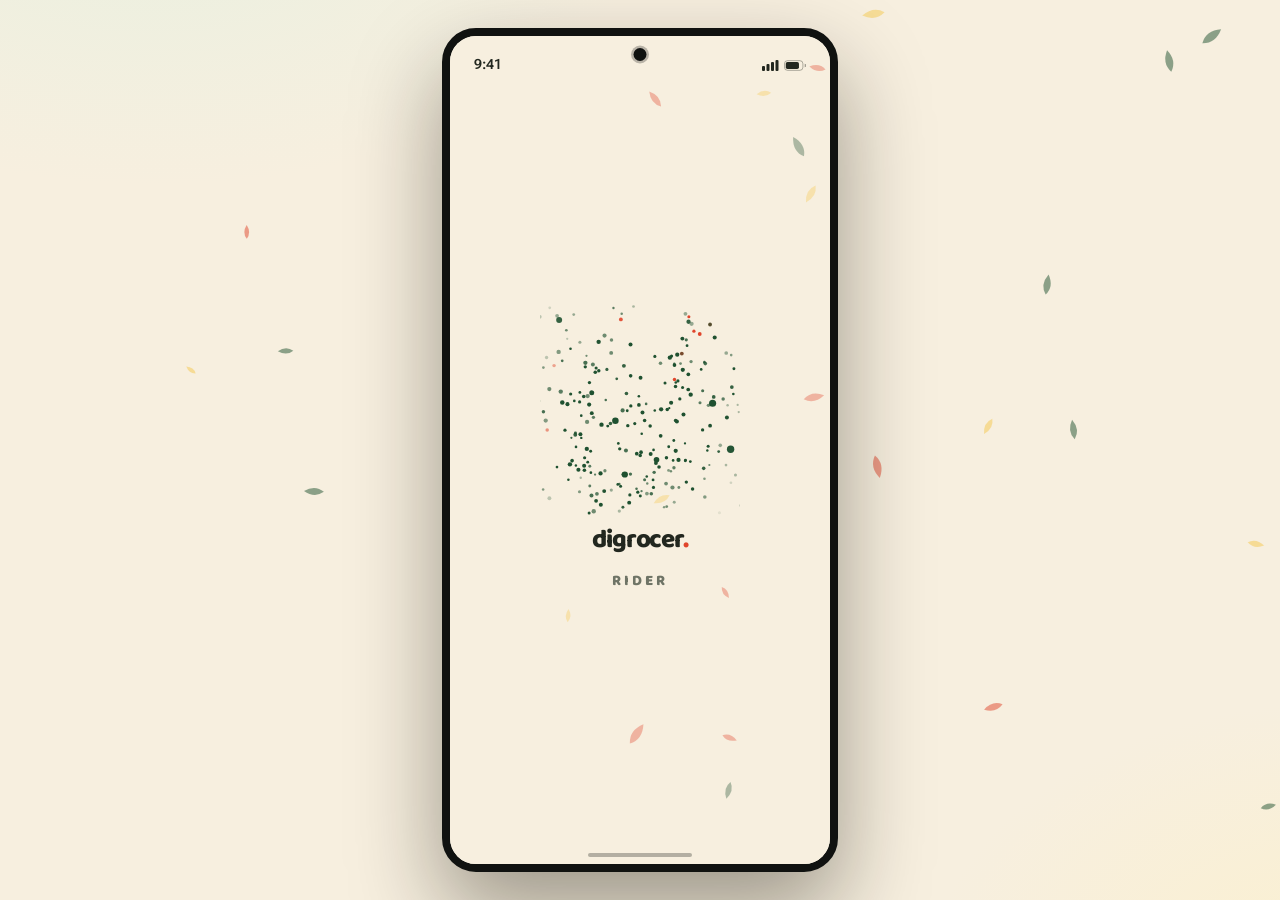
<file: android/rider.html>
<!DOCTYPE html>
<html lang="en">
<head>
<meta charset="UTF-8">
<meta name="viewport" content="width=device-width, initial-scale=1.0, viewport-fit=cover">
<title>digrocer — rider · Android 16 (lab theme)</title>
<link rel="preconnect" href="https://fonts.googleapis.com">
<link href="https://fonts.googleapis.com/css2?family=Baloo+2:wght@600;700;800&family=Roboto+Flex:opsz,wght@8..144,400..800&display=swap" rel="stylesheet">
<link rel="stylesheet" href="shared.css">
<style>
/* ---- rider-only bits (dark, map-first) ---- */
.brandrow{display:flex;align-items:center;gap:10px}
.wordmark{font-size:26px;font-weight:900;letter-spacing:-.04em}
.wordmark .dot{color:var(--berry)}

#scr-splash{display:grid;place-items:center}
#splashCanvas{width:200px;height:220px;display:block;margin:0 auto;position:relative;z-index:2}
#pollenBg{position:absolute;inset:0;width:100%;height:100%}
#scr-splash .wm2{opacity:0;animation:rise .7s var(--ease) 1.5s both;position:relative;z-index:2;text-align:center}

/* full-screen live map */
.bigmap{position:absolute;inset:0;background:var(--canvas);overflow:hidden}
.bigmap svg.map{position:absolute;inset:0;width:100%;height:100%}
.mappin{position:absolute;width:34px;height:42px;margin:-40px 0 0 -17px;z-index:5;transition:opacity .4s}
.riderdot{position:absolute;width:44px;height:44px;margin:-22px 0 0 -22px;z-index:6;transition:left 1.1s linear,top 1.1s linear}
.riderdot .core{position:absolute;inset:8px;border-radius:50%;background:var(--grocer);border:3px solid var(--canvas);box-shadow:0 3px 12px rgba(0,0,0,.5);display:grid;place-items:center;font-size:12px}
.riderdot::before{content:"";position:absolute;inset:0;border-radius:50%;border:2.5px solid var(--grocer);animation:pulse 1.7s ease-out infinite}
#routeLine{transition:opacity .5s}

/* online pill + top chrome */
.onlinepill{
  position:absolute;top:62px;left:50%;transform:translateX(-50%);z-index:30;
  display:flex;align-items:center;gap:8px;border-radius:999px;padding:9px 18px;
  font-size:12.5px;font-weight:900;letter-spacing:.08em;
}
.onlinepill i{width:9px;height:9px;border-radius:50%;background:var(--ink-muted)}
.onlinepill.live i{background:var(--grocer);box-shadow:0 0 0 4px rgba(45,169,79,.25);animation:pulse-dot 1.6s ease infinite}
.topchrome{position:absolute;top:56px;left:14px;right:14px;z-index:30;display:flex;justify-content:space-between;pointer-events:none}
.topchrome .iconbtn{pointer-events:auto}

/* phase bottom sheet */
.phasesheet{
  position:absolute;left:8px;right:8px;bottom:8px;z-index:40;border-radius:30px;
  padding:8px 18px 18px;transition:transform .5s var(--spring);max-height:62%;overflow-y:auto;
  scrollbar-width:none;
}
.phasesheet::-webkit-scrollbar{display:none}
.statline{display:flex;align-items:center;gap:12px;padding:6px 0 12px}
.statline .big{font-size:24px;font-weight:900;letter-spacing:-.02em}
.statline .lab{font-size:11px;color:var(--ink-muted);font-weight:700;letter-spacing:.06em}
.statbox{flex:1;text-align:center}
.statdiv{width:1px;height:34px;background:var(--hairline)}

/* offer card */
.offerhead{display:flex;align-items:center;gap:12px;margin-bottom:12px}
.ring{position:relative;width:54px;height:54px;flex:none}
.ring svg{transform:rotate(-90deg)}
.ring .num{position:absolute;inset:0;display:grid;place-items:center;font-weight:900;font-size:16px}
.legrow{display:flex;gap:11px;padding:9px 0;align-items:flex-start}
.legrow .ic{width:30px;height:30px;border-radius:10px;display:grid;place-items:center;font-size:14px;background:var(--mint);flex:none}
.legrow .tx b{display:block;font-size:13.5px}
.legrow .tx span{font-size:11.5px;color:var(--ink-muted)}
.payline{display:flex;align-items:center;gap:8px;background:var(--mint);border-radius:14px;padding:10px 13px;margin:8px 0 12px}
.payline b{font-size:16px;font-weight:900;color:var(--grocer)}
.payline span{font-size:11px;color:var(--ink-muted);flex:1}

/* checklist */
.chk{display:flex;align-items:center;gap:12px;padding:11px 0;border-bottom:1px solid var(--hairline);width:100%;text-align:left}
.chk:last-of-type{border:none}
.chk .box{width:24px;height:24px;border-radius:8px;border:2px solid var(--hairline);display:grid;place-items:center;color:#fff;font-size:13px;flex:none;transition:all .25s var(--spring)}
.chk.on .box{background:var(--grocer);border-color:var(--grocer)}
.chk .tx{flex:1;font-size:13.5px;font-weight:600}
.chk .em{font-size:20px}

/* nav metrics strip */
.navstrip{display:flex;gap:10px;margin-bottom:12px}
.navstrip .m{flex:1;text-align:center;border-radius:16px;padding:9px 4px;background:var(--mint)}
.navstrip .m b{display:block;font-size:16px;font-weight:900}
.navstrip .m span{font-size:10px;color:var(--ink-muted);font-weight:700;letter-spacing:.05em}

/* action rows */
.actrow{display:flex;gap:10px;margin-top:6px}
.actrow .btn{flex:1}

/* earnings */
.earnhero{margin:6px 20px 0;border-radius:26px;padding:22px 20px;color:#fff;background:linear-gradient(135deg,#0E2A18,#143B22 55%,#1F5130);box-shadow:var(--shadow-pop)}
.earnhero .bal{font-size:34px;font-weight:900;letter-spacing:-.03em;margin:4px 0 4px}
.triprow{display:flex;align-items:center;gap:12px;padding:13px 0;border-bottom:1px solid var(--hairline)}
.triprow .tic{width:36px;height:36px;border-radius:50%;display:grid;place-items:center;font-size:15px;background:var(--mint);flex:none}
.triprow .tx{flex:1}
.triprow .tx b{font-size:13.5px;display:block}
.triprow .tx span{font-size:11.5px;color:var(--ink-muted)}
.triprow .amt{font-weight:900;font-size:14px;color:var(--grocer)}

/* photo proof */
.photobox{
  border:2px dashed var(--hairline);border-radius:18px;padding:18px;text-align:center;
  margin-bottom:12px;width:100%;transition:all .25s;
}
.photobox.has{border-style:solid;border-color:var(--grocer);background:var(--mint)}
.photobox .em{font-size:30px;display:block;margin-bottom:6px}
.photobox b{font-size:13px}

/* chat */
.chat{display:flex;flex-direction:column;gap:10px;padding:8px 20px}
.bub{max-width:78%;padding:11px 14px;border-radius:20px;font-size:13.5px;line-height:1.45;animation:rise .35s var(--ease) both}
.bub.ai{background:var(--surface);border:1px solid var(--hairline);border-bottom-left-radius:6px;align-self:flex-start}
.bub.me{background:var(--grocer);color:#fff;border-bottom-right-radius:6px;align-self:flex-end}
.typing{font-size:11.5px;color:var(--ink-muted);padding:0 22px}
.chatbar{position:absolute;left:10px;right:10px;bottom:12px;z-index:55;display:flex;gap:8px;padding:8px;border-radius:26px}
.chatbar input{flex:1;border:none;background:transparent;padding:8px 10px;font-size:14px;outline:none;color:var(--ink)}
.chatbar button{width:42px;height:42px;border-radius:50%;background:var(--grocer);color:#fff;display:grid;place-items:center;flex:none}

/* auth/pending */
.seg{display:flex;background:var(--mint);border-radius:999px;padding:4px;margin:18px 0}
.pendart{font-size:64px;text-align:center;margin:30px 0 14px}
.kv{display:flex;justify-content:space-between;padding:11px 0;border-bottom:1px solid var(--hairline);font-size:13.5px}
.kv span{color:var(--ink-muted)}
.kv:last-of-type{border:none}
.vehopt{display:flex;gap:10px;margin-bottom:12px}
.vehopt button{flex:1;padding:14px 6px;border-radius:16px;border:1.5px solid var(--hairline);background:var(--surface);text-align:center;font-weight:700;font-size:12px;transition:all .2s}
.vehopt button .em{display:block;font-size:24px;margin-bottom:4px}
.vehopt button.on{border-color:var(--grocer);background:var(--mint);box-shadow:0 0 0 4px rgba(45,169,79,.14)}

.empty{text-align:center;padding:50px 30px}
.empty .em{font-size:50px;margin-bottom:12px;display:block}
.empty b{font-size:16px;display:block}
.empty p{color:var(--ink-muted);font-size:13px;margin-top:6px}
.celebr{position:absolute;inset:0;z-index:80;display:none;place-items:center;text-align:center;background:rgba(10,16,12,.55)}
@supports ((backdrop-filter:blur(2px)) or (-webkit-backdrop-filter:blur(2px))){.celebr{-webkit-backdrop-filter:blur(14px);backdrop-filter:blur(14px)}}
.celebr.show{display:grid}
.celebr .card2{padding:28px 26px;border-radius:30px;width:78%}
.celebr .amt{font-size:38px;font-weight:900;letter-spacing:-.03em;color:var(--grocer);margin:8px 0 2px}
</style>
</head>
<body>
<div class="stage">
<canvas class="amb" id="ambCanvas"></canvas>
<div class="phone" id="phone">
  <div class="island"></div>
  <div class="sbar"><span>9:41</span>
    <span class="sicons">
      <svg width="17" height="11" viewBox="0 0 17 11" fill="currentColor"><rect x="0" y="6" width="3" height="5" rx="1"/><rect x="4.5" y="4" width="3" height="7" rx="1"/><rect x="9" y="2" width="3" height="9" rx="1"/><rect x="13.5" y="0" width="3" height="11" rx="1"/></svg>
      <svg width="22" height="11" viewBox="0 0 25 12" fill="none"><rect x="0.5" y="0.5" width="21" height="11" rx="3.5" stroke="currentColor" opacity=".4"/><rect x="2" y="2" width="15" height="8" rx="2" fill="currentColor"/><path d="M23.5 4 v4 a2 2 0 0 0 0 -4z" fill="currentColor" opacity=".4"/></svg>
    </span>
  </div>

  <!-- ================= SPLASH ================= -->
  <div class="scr full on" id="scr-splash">
    <canvas id="pollenBg"></canvas>
    <div style="display:grid;place-items:center;height:100%;position:relative">
      <div class="wm2">
        <canvas id="splashCanvas"></canvas>
        <div class="wordmark">digrocer<span class="dot">.</span><br><span style="font-size:15px;font-weight:800;color:var(--ink-muted);letter-spacing:.2em">RIDER</span></div>
      </div>
    </div>
  </div>

  <!-- ================= AUTH ================= -->
  <div class="scr" id="scr-auth">
    <div class="pad" style="padding-top:30px">
      <div class="brandrow" style="margin-bottom:6px">
        <svg width="34" height="40" viewBox="0 0 120 120" fill="none"><circle cx="46" cy="74" r="30" stroke="#1F5130" stroke-width="13"/><rect x="80" y="14" width="13" height="92" rx="6.5" fill="#1F5130"/><path d="M86 14 q2 -12 14 -14 q0 12 -14 14z" fill="#1F5130"/><path d="M100 14 q-2 -12 -14 -14 q0 12 14 14z" fill="#E0452B" opacity=".85"/></svg>
        <span class="wordmark">digrocer<span class="dot">.</span> rider</span>
      </div>
      <p class="sub" style="margin-bottom:18px">Deliver with the market. Prepaid orders — no cash, ever.</p>
      <div class="field"><label>EMAIL</label><input type="email" value="kwame@digrocer.com"></div>
      <div class="field"><label>PASSWORD</label><input type="password" value="••••••••"></div>
      <button class="btn" onclick="goTabR('main')">Sign In</button>
      <p class="sub" style="text-align:center;margin-top:16px">New rider? <button style="color:var(--grocer);font-weight:800" onclick="go('signup')">Create an account →</button></p>
    </div>
  </div>

  <!-- ================= SIGN UP ================= -->
  <div class="scr" id="scr-signup">
    <div class="topbar glass"><button class="iconbtn" onclick="back()" aria-label="Back"><svg viewBox="0 0 24 24" fill="none"><path d="M15 5 L8 12 L15 19" stroke="currentColor" stroke-width="2.4" stroke-linecap="round" stroke-linejoin="round"/></svg></button><h1 id="suTitle">Tell us about yourself</h1></div>
    <div class="pad">
      <div id="suStep1">
        <p class="sub" style="margin-bottom:14px">This helps DiGrocer match you with deliveries.</p>
        <div class="field"><label>FULL NAME</label><input value="Kwame Asante"></div>
        <div class="field"><label>PHONE NUMBER</label><input placeholder="0XXXXXXXXX" value="0244 987 654"></div>
        <p class="eyebrow" style="margin:4px 0 8px">VEHICLE TYPE</p>
        <div class="vehopt">
          <button class="on" onclick="setVeh(this,'Motorcycle')"><span class="em">🛵</span>Motorcycle</button>
          <button onclick="setVeh(this,'Bicycle')"><span class="em">🚲</span>Bicycle</button>
          <button onclick="setVeh(this,'Car')"><span class="em">🚗</span>Car</button>
        </div>
        <button class="btn" onclick="suStep(2)">Continue →</button>
      </div>
      <div id="suStep2" style="display:none">
        <p class="sub" style="margin-bottom:14px">Your login details — use a real email.</p>
        <div class="field"><label>EMAIL ADDRESS</label><input type="email"></div>
        <div class="field"><label>PASSWORD (MIN. 6 CHARACTERS)</label><input type="password"></div>
        <div class="field"><label>CONFIRM PASSWORD</label><input type="password"></div>
        <button class="btn" onclick="go('pending')">Create Account</button>
      </div>
    </div>
  </div>

  <!-- ================= PENDING ================= -->
  <div class="scr" id="scr-pending">
    <div class="pad" style="padding-top:30px;text-align:center">
      <div class="pendart floaty">📋</div>
      <span class="stchip st-pending" style="margin-bottom:10px"><i></i>Application Submitted</span>
      <h2 class="h-display" style="font-size:26px;margin:10px 0 6px">Hey Kwame 👋</h2>
      <p class="sub">Your application is being reviewed. We'll notify you the moment you're approved — usually within 24 hours.</p>
      <div class="card" style="text-align:left;padding:6px 18px;margin:22px 0 16px">
        <div class="kv"><span>Name</span><b>Kwame Asante</b></div>
        <div class="kv"><span>Phone</span><b>0244 987 654</b></div>
        <div class="kv"><span>Vehicle</span><b id="kvVeh">Motorcycle</b></div>
      </div>
      <button class="btn ghost" onclick="goTabR('auth')">Sign Out</button>
    </div>
  </div>

  <!-- ================= MAIN · MAP + PHASE SHEET ================= -->
  <div class="scr full" id="scr-main">
    <div class="bigmap" id="bigMap"></div>
    <div class="onlinepill glass" id="onlinePill"><i></i><span id="onlineTxt">OFFLINE</span></div>
    <div class="topchrome">
      <button class="iconbtn glass" onclick="go('earnings')" aria-label="Earnings"><svg viewBox="0 0 24 24" fill="none"><path d="M12 2 v20 M7 6.5 h7.5 a3.5 3.5 0 0 1 0 7 H8 a3.5 3.5 0 0 0 0 7 h9" stroke="currentColor" stroke-width="2" stroke-linecap="round"/></svg></button>
      <button class="iconbtn glass" onclick="go('settings')" aria-label="Settings"><svg viewBox="0 0 24 24" fill="none"><circle cx="12" cy="12" r="3.2" stroke="currentColor" stroke-width="2"/><path d="M12 3 l.9 2.4 a6.8 6.8 0 0 1 2.5 1.05 l2.4-1.05 1.8 3.1 -2 1.65 a6.8 6.8 0 0 1 0 2.7 l2 1.65 -1.8 3.1 -2.4-1.05 a6.8 6.8 0 0 1 -2.5 1.05 L12 21 l-.9-2.4 a6.8 6.8 0 0 1 -2.5-1.05 l-2.4 1.05 -1.8-3.1 2-1.65 a6.8 6.8 0 0 1 0-2.7 l-2-1.65 1.8-3.1 2.4 1.05 a6.8 6.8 0 0 1 2.5-1.05z" stroke="currentColor" stroke-width="2" stroke-linejoin="round" fill="none"/></svg></button>
    </div>
    <div class="phasesheet glass" id="phaseSheet"></div>
  </div>

  <!-- ================= EARNINGS ================= -->
  <div class="scr" id="scr-earnings">
    <div class="topbar glass"><button class="iconbtn" onclick="back()" aria-label="Back"><svg viewBox="0 0 24 24" fill="none"><path d="M15 5 L8 12 L15 19" stroke="currentColor" stroke-width="2.4" stroke-linecap="round" stroke-linejoin="round"/></svg></button><h1>Earnings</h1><button class="iconbtn" onclick="go('settings')" aria-label="Settings"><svg viewBox="0 0 24 24" fill="none"><circle cx="12" cy="12" r="3.2" stroke="currentColor" stroke-width="2"/><path d="M12 3 l.9 2.4 a6.8 6.8 0 0 1 2.5 1.05 l2.4-1.05 1.8 3.1 -2 1.65 a6.8 6.8 0 0 1 0 2.7 l2 1.65 -1.8 3.1 -2.4-1.05 a6.8 6.8 0 0 1 -2.5 1.05 L12 21 l-.9-2.4 a6.8 6.8 0 0 1 -2.5-1.05 l-2.4 1.05 -1.8-3.1 2-1.65 a6.8 6.8 0 0 1 0-2.7 l-2-1.65 1.8-3.1 2.4 1.05 a6.8 6.8 0 0 1 2.5-1.05z" stroke="currentColor" stroke-width="2" stroke-linejoin="round"/></svg></button></div>
    <div class="earnhero">
      <span class="eyebrow" style="color:rgba(255,255,255,.7)" id="earnDate">TUESDAY, 10 JUNE 2026</span>
      <div style="display:flex;gap:24px;margin-top:8px">
        <div><div class="bal" id="earnTotal">₵73.50</div><span style="font-size:11px;font-weight:700;opacity:.75">TODAY'S EARNINGS</span></div>
        <div><div class="bal" id="earnTrips">5</div><span style="font-size:11px;font-weight:700;opacity:.75">TOTAL TRIPS</span></div>
      </div>
    </div>
    <div class="railhead"><span class="h-sec">Today's deliveries</span></div>
    <div class="pad" id="tripList"></div>
  </div>

  <!-- ================= SETTINGS ================= -->
  <div class="scr" id="scr-settings">
    <div class="topbar glass"><button class="iconbtn" onclick="back()" aria-label="Back"><svg viewBox="0 0 24 24" fill="none"><path d="M15 5 L8 12 L15 19" stroke="currentColor" stroke-width="2.4" stroke-linecap="round" stroke-linejoin="round"/></svg></button><h1>Settings</h1></div>
    <div class="card" style="margin:6px 20px 14px">
      <div class="cell"><span class="ic">🌙</span><span class="tx"><b>Dark mode</b><span>Off by default — flip it for night shifts</span></span><button class="sw" id="swDarkR" onclick="toggleDarkR()"></button></div>
      <div class="cell"><span class="ic">🔒</span><span class="tx"><b>Biometric login</b><span>Use fingerprint or face to sign in</span></span><button class="sw on" onclick="this.classList.toggle('on')"></button></div>
      <button class="cell" onclick="signOutR()"><span class="ic">🚪</span><span class="tx"><b>Sign out</b><span>You can sign back in anytime</span></span><span class="chev">›</span></button>
      <button class="cell" onclick="go('support')"><span class="ic">💬</span><span class="tx"><b>Help &amp; support</b><span>Chat with technical support</span></span><span class="chev">›</span></button>
      <button class="cell" onclick="toast('📜','Terms of Service · Privacy Policy')"><span class="ic">📜</span><span class="tx"><b>Policies</b><span>Terms of Service &amp; Privacy Policy</span></span><span class="chev">›</span></button>
      <button class="cell" onclick="toast('🗑️','Type DELETE to confirm — demo only')"><span class="ic" style="background:rgba(224,69,43,.12)">🗑️</span><span class="tx"><b style="color:var(--berry)">Delete account</b><span>Permanently remove your rider profile</span></span><span class="chev">›</span></button>
    </div>
    <p class="sub" style="text-align:center;font-size:11px">digrocer rider · lab concept</p>
  </div>

  <!-- ================= SUPPORT ================= -->
  <div class="scr" id="scr-support">
    <div class="topbar glass"><button class="iconbtn" onclick="back()" aria-label="Back"><svg viewBox="0 0 24 24" fill="none"><path d="M15 5 L8 12 L15 19" stroke="currentColor" stroke-width="2.4" stroke-linecap="round" stroke-linejoin="round"/></svg></button><h1>Technical Support</h1></div>
    <div class="chat" id="chatLog">
      <div class="bub ai">Hi Kwame 👋 Describe the issue and we'll help or escalate it.</div>
    </div>
    <p class="typing" id="chatTyping" style="display:none">Support is typing…</p>
    <div class="chatbar glass">
      <input id="chatInput" placeholder="Describe your issue…" onkeydown="if(event.key==='Enter')sendChat()">
      <button onclick="sendChat()" aria-label="Send"><svg width="18" height="18" viewBox="0 0 24 24" fill="none"><path d="M3 12 L21 3 L14 21 L11 13 Z" stroke="currentColor" stroke-width="2" stroke-linejoin="round"/></svg></button>
    </div>
  </div>

  <div class="toast glass" id="toastEl"><span id="toastEm">✓</span><span id="toastTx"></span></div>
  <div class="celebr" id="celebr">
    <div class="card2 glass">
      <span style="font-size:40px">🎉</span>
      <h2 style="font-size:19px;font-weight:900;margin-top:8px">Delivery complete!</h2>
      <div class="amt" id="celebrAmt">+₵15.50</div>
      <p class="sub">Prepaid — no cash needed</p>
      <button class="btn" style="margin-top:16px" onclick="closeCelebr()">Back online</button>
    </div>
  </div>
  <canvas class="fxoverlay" id="fxOverlay"></canvas>
  <div class="navhandle"></div>
</div>
</div>

<script src="fx.js"></script>
<script src="m3.js"></script>
<script>
'use strict';
function cedi(v){return '₵'+v.toFixed(2);}

/* ================= router ================= */
var stack=['splash'],current='splash';
function show(id){
  document.querySelectorAll('.scr').forEach(function(s){s.classList.remove('on');});
  var el=document.getElementById('scr-'+id);
  el.classList.add('on');el.scrollTop=0;current=id;
}
function go(id){stack.push(id);show(id);}
function goTabR(id){stack=[id];show(id);if(id==='main')renderPhase();}
function back(){if(stack.length>1)stack.pop();show(stack[stack.length-1]);}

var toastT;
function toast(em,tx){
  document.getElementById('toastEm').textContent=em;
  document.getElementById('toastTx').textContent=tx;
  var t=document.getElementById('toastEl');
  t.classList.add('show');clearTimeout(toastT);
  toastT=setTimeout(function(){t.classList.remove('show');},2200);
}

/* ================= boot ================= */
var fxo;
window.addEventListener('load',function(){
  DGFX.mount(document.getElementById('ambCanvas'),'drift',{count:18,alpha:.5});
  DGFX.mount(document.getElementById('pollenBg'),'drift',{count:12,alpha:.35});
  DGFX.mount(document.getElementById('splashCanvas'),'logo',{scale:.92});
  fxo=DGFX.mount(document.getElementById('fxOverlay'),'burstlayer');
  drawBigMap();renderTrips();
  setTimeout(function(){go('auth');},2600);
});

/* ================= signup ================= */
function setVeh(btn,v){
  btn.parentElement.querySelectorAll('button').forEach(function(b){b.classList.remove('on');});
  btn.classList.add('on');
  document.getElementById('kvVeh').textContent=v;
}
function suStep(n){
  document.getElementById('suStep1').style.display=n===1?'':'none';
  document.getElementById('suStep2').style.display=n===2?'':'none';
  document.getElementById('suTitle').textContent=n===1?'Tell us about yourself':'Create your account';
}

/* ================= map ================= */
function mapCols(){
  var d=document.body.classList.contains('dark');
  return d?{bg:'#121D16',rd:'#26352B',rd2:'#1F2D24',park:'#1C3324',bld:'#1E2C23',r1:'#7FB069',r2:'#E9C24A',pin:'#0E1812'}
          :{bg:'#EFE9D8',rd:'#FFFDF7',rd2:'#F2ECDB',park:'#D7E2C0',bld:'#E6E1CB',r1:'#1F5130',r2:'#E0452B',pin:'#FFFDF7'};
}
function drawBigMap(){
  var c=mapCols();
  document.getElementById('bigMap').innerHTML=
  '<svg class="map" viewBox="0 0 400 800" preserveAspectRatio="xMidYMid slice">'+
  '<rect width="400" height="800" fill="'+c.bg+'"/>'+
  '<path d="M0 170 Q130 140 240 175 T400 160" stroke="'+c.rd+'" stroke-width="16" fill="none"/>'+
  '<path d="M70 0 V800 M310 0 Q295 380 330 800" stroke="'+c.rd+'" stroke-width="13" fill="none"/>'+
  '<path d="M0 420 H400 M0 600 Q200 570 400 615" stroke="'+c.rd+'" stroke-width="11" fill="none"/>'+
  '<path d="M160 0 Q175 300 140 800" stroke="'+c.rd2+'" stroke-width="8" fill="none"/>'+
  '<path d="M0 290 Q200 270 400 300" stroke="'+c.rd2+'" stroke-width="7" fill="none"/>'+
  '<ellipse cx="345" cy="350" rx="52" ry="40" fill="'+c.park+'"/>'+
  '<rect x="90" y="200" width="50" height="38" rx="7" fill="'+c.bld+'"/>'+
  '<rect x="200" y="470" width="58" height="40" rx="7" fill="'+c.bld+'"/>'+
  '<rect x="250" y="220" width="40" height="30" rx="7" fill="'+c.bld+'"/>'+
  '<path id="routeLine" d="M85 690 Q100 540 165 470 Q220 410 230 250 L255 235" stroke="'+c.r1+'" stroke-width="5" stroke-dasharray="11 8" stroke-linecap="round" fill="none" opacity="0"/>'+
  '<path id="routeLine2" d="M255 235 Q300 280 310 400 Q318 500 250 580 L210 640" stroke="'+c.r2+'" stroke-width="5" stroke-dasharray="11 8" stroke-linecap="round" fill="none" opacity="0"/>'+
  '</svg>'+
  '<div class="mappin" id="pinStore" style="left:64%;top:29%;opacity:0"><svg viewBox="0 0 34 42"><path d="M17 41 C7 30 1 22 1 14 a16 16 0 0 1 32 0 c0 8-6 16-16 27z" fill="'+c.r1+'"/><circle cx="17" cy="14" r="6.5" fill="'+c.pin+'"/></svg></div>'+
  '<div class="mappin" id="pinCust" style="left:52%;top:80%;opacity:0"><svg viewBox="0 0 34 42"><path d="M17 41 C7 30 1 22 1 14 a16 16 0 0 1 32 0 c0 8-6 16-16 27z" fill="'+c.r2+'"/><circle cx="17" cy="14" r="6.5" fill="'+c.pin+'"/></svg></div>'+
  '<div class="riderdot" id="riderDot" style="left:'+riderPos[0]+'%;top:'+riderPos[1]+'%"><span class="core">🛵</span></div>';
}
function setMap(route1,route2,store,cust){
  document.getElementById('routeLine').style.opacity=route1?1:0;
  document.getElementById('routeLine2').style.opacity=route2?1:0;
  document.getElementById('pinStore').style.opacity=store?1:0;
  document.getElementById('pinCust').style.opacity=cust?1:0;
}
var TO_STORE_PATH=[[21,86],[25,68],[41,59],[55,51],[57,33],[64,29]];
var TO_CUST_PATH=[[64,29],[75,35],[78,50],[76,63],[62,72],[52,80]];
var riderAnim=null,riderPos=[21,86];
function animRider(path,done){
  clearInterval(riderAnim);
  var i=0;
  riderAnim=setInterval(function(){
    i++;
    if(i>=path.length){clearInterval(riderAnim);if(done)done();return;}
    riderPos=path[i];
    var dot=document.getElementById('riderDot');
    if(dot){dot.style.left=path[i][0]+'%';dot.style.top=path[i][1]+'%';}
  },1300);
}

/* ================= delivery phase machine =================
   OFFLINE → ONLINE_IDLE → OFFER → TO_STORE → AT_STORE
   → TO_CUSTOMER → AT_CUSTOMER → (celebrate) → ONLINE_IDLE  */
var phase='OFFLINE';
var offerTimer=null,countTimer=null,remain=30,arrivedStore=false,arrivedCust=false,photoOn=false;
var ORDER={no:'DG-7B3K2F',store:'DiGrocer Osu Hub',storeAddr:'14 Oxford St, Osu',cust:'Adwoa B.',custAddr:'7 Kofi Annan Ave, Labone',ghpost:'GA-184-1234',landmark:'Blue gate, opposite the pharmacy',km1:3.2,km2:2.4,pay:15.50,items:[['🥑','Avocados ×3','×2'],['🍚','Jasmine Rice 5kg','×1'],['🥛','Fresh Milk 1L','×2']]};
var earnToday=73.50,tripsToday=5;

function renderPhase(){
  var s=document.getElementById('phaseSheet');
  var pill=document.getElementById('onlinePill');
  pill.classList.toggle('live',phase!=='OFFLINE');
  document.getElementById('onlineTxt').textContent=phase==='OFFLINE'?'OFFLINE':'ONLINE';

  if(phase==='OFFLINE'){
    setMap(false,false,false,false);
    s.innerHTML='<div class="grab"></div>'+
    '<div class="statline"><div class="statbox"><div class="big">'+cedi(earnToday)+'</div><div class="lab">TODAY\'S EARNINGS</div></div><div class="statdiv"></div><div class="statbox"><div class="big">'+tripsToday+'</div><div class="lab">TODAY\'S TRIPS</div></div></div>'+
    '<p class="sub" style="text-align:center;margin-bottom:14px"><b style="color:var(--ink)">You\'re offline.</b> Go online to start receiving delivery offers.</p>'+
    '<button class="btn" onclick="goOnline()">Go Online</button>'+
    '<button class="btn ghost" style="margin-top:8px" onclick="go(\'earnings\')">View Earnings</button>';
  }
  else if(phase==='ONLINE_IDLE'){
    setMap(false,false,false,false);
    s.innerHTML='<div class="grab"></div>'+
    '<div style="display:flex;align-items:center;gap:13px;padding:4px 0 12px">'+
      '<span style="position:relative;width:42px;height:42px;flex:none"><span style="position:absolute;inset:10px;border-radius:50%;background:var(--grocer)"></span><span style="position:absolute;inset:0;border-radius:50%;border:2.5px solid var(--grocer);animation:pulse 1.7s ease-out infinite"></span></span>'+
      '<span style="flex:1"><b style="font-size:16px">Waiting for orders…</b><br><span class="sub">Stay in your zone for faster offers.</span></span></div>'+
    '<button class="btn ghost" onclick="goOffline()">Go Offline</button>';
  }
  else if(phase==='OFFER'){
    setMap(false,false,true,true);
    s.innerHTML='<div class="grab"></div>'+
    '<div class="offerhead">'+
      '<div class="ring"><svg width="54" height="54"><circle cx="27" cy="27" r="22" stroke="var(--hairline)" stroke-width="4.5" fill="none"/><circle id="ringArc" cx="27" cy="27" r="22" stroke="#7FB069" stroke-width="4.5" fill="none" stroke-linecap="round" stroke-dasharray="138.2" stroke-dashoffset="0"/></svg><span class="num" id="ringNum">30</span></div>'+
      '<span style="flex:1"><b style="font-size:17px;font-weight:900">New delivery</b><br><span class="sub" id="respondLine">Respond within 30s</span></span></div>'+
    '<div class="payline"><b>'+cedi(ORDER.pay)+'</b><span>est. payout · '+(ORDER.km1+ORDER.km2).toFixed(1)+' km total · Prepaid — no cash needed</span></div>'+
    '<div class="legrow"><span class="ic">🏬</span><span class="tx"><b>'+ORDER.store+'</b><span>Pick up · '+ORDER.km1.toFixed(1)+' km away</span></span></div>'+
    '<div class="legrow"><span class="ic">🏠</span><span class="tx"><b>'+ORDER.custAddr+'</b><span>Deliver · '+ORDER.km2.toFixed(1)+' km from store</span></span></div>'+
    '<div class="actrow"><button class="btn ghost" onclick="declineOffer()">Decline</button><button class="btn" id="acceptBtn" onclick="acceptOffer()">Accept</button></div>';
    startCountdown();
  }
  else if(phase==='TO_STORE'){
    setMap(true,false,true,true);
    s.innerHTML='<div class="grab"></div>'+
    '<span class="eyebrow">PICK UP AT</span>'+
    '<b style="font-size:19px;font-weight:900;display:block;margin:2px 0 10px">'+ORDER.store+'</b>'+
    '<div class="navstrip"><div class="m"><b id="etaStore">8 min</b><span>ETA</span></div><div class="m"><b>'+ORDER.km1.toFixed(1)+' km</b><span>DISTANCE</span></div><div class="m"><b>'+ORDER.no+'</b><span>ORDER</span></div></div>'+
    '<div class="legrow" style="padding-top:0"><span class="ic">🏬</span><span class="tx"><b>'+ORDER.storeAddr+'</b><span>Store · doors open 8 AM – 9 PM</span></span></div>'+
    '<div class="actrow"><button class="btn tonal" onclick="toast(\'🗺️\',\'Opening Google Maps turn-by-turn…\')">Navigate</button><button class="btn" id="arriveStoreBtn" onclick="arriveStore()" '+(arrivedStore?'':'disabled')+'>Arrived at store</button></div>';
  }
  else if(phase==='AT_STORE'){
    setMap(false,false,true,true);
    s.innerHTML='<div class="grab"></div>'+
    '<span class="eyebrow">AT THE STORE</span>'+
    '<b style="font-size:19px;font-weight:900;display:block;margin:2px 0 8px">Collect '+ORDER.no+'</b>'+
    ORDER.items.map(function(it,i){
      return '<button class="chk" id="chk'+i+'" onclick="tickItem('+i+',event)"><span class="box">✓</span><span class="em">'+it[0]+'</span><span class="tx">'+it[1]+' <span style="color:var(--ink-muted)">'+it[2]+'</span></span></button>';
    }).join('')+
    '<div style="margin-top:12px"><div class="swipe" id="swipePickup"><div class="fill"></div><span class="lbl">Swipe — I have the order</span><div class="thumb">›</div></div></div>';
    initSwipe('swipePickup',pickedUp);
  }
  else if(phase==='TO_CUSTOMER'){
    setMap(false,true,true,true);
    s.innerHTML='<div class="grab"></div>'+
    '<span class="eyebrow">DELIVER TO</span>'+
    '<b style="font-size:19px;font-weight:900;display:block;margin:2px 0 10px">'+ORDER.cust+'</b>'+
    '<div class="navstrip"><div class="m"><b id="etaCust">6 min</b><span>ETA</span></div><div class="m"><b>'+ORDER.km2.toFixed(1)+' km</b><span>DISTANCE</span></div><div class="m"><b>'+cedi(ORDER.pay)+'</b><span>PAYOUT</span></div></div>'+
    '<div class="legrow" style="padding-top:0"><span class="ic">🏠</span><span class="tx"><b>'+ORDER.custAddr+'</b><span>GhanaPost: '+ORDER.ghpost+' · '+ORDER.landmark+'</span></span></div>'+
    '<div class="actrow"><button class="btn ghost sm" style="flex:0 0 52px;padding:0" onclick="toast(\'📞\',\'Calling Adwoa…\')" aria-label="Call"><svg width="18" height="18" viewBox="0 0 24 24" fill="none"><path d="M5 4 h4 l1.5 4.5 -2.5 1.5 a12 12 0 0 0 6 6 l1.5-2.5 L20 15 v4 a1.5 1.5 0 0 1-1.7 1.5 C10 20 4 14 3.5 5.7 A1.5 1.5 0 0 1 5 4z" stroke="currentColor" stroke-width="2" stroke-linejoin="round"/></svg></button>'+
    '<button class="btn tonal" onclick="toast(\'🗺️\',\'Opening Google Maps turn-by-turn…\')">Navigate</button>'+
    '<button class="btn" id="arriveCustBtn" onclick="arriveCust()" '+(arrivedCust?'':'disabled')+'>Arrived</button></div>';
  }
  else if(phase==='AT_CUSTOMER'){
    setMap(false,false,false,true);
    s.innerHTML='<div class="grab"></div>'+
    '<span class="eyebrow">COMPLETE DELIVERY</span>'+
    '<b style="font-size:19px;font-weight:900;display:block;margin:2px 0 10px">'+ORDER.no+' · '+ORDER.cust+'</b>'+
    '<button class="photobox'+(photoOn?' has':'')+'" id="photoBox" onclick="addPhoto()">'+
      '<span class="em">'+(photoOn?'✅':'📷')+'</span><b>'+(photoOn?'Photo added ✓':'Add delivery photo (optional)')+'</b>'+
    '</button>'+
    '<div class="swipe" id="swipeDone"><div class="fill"></div><span class="lbl">Swipe to complete delivery</span><div class="thumb">›</div></div>';
    initSwipe('swipeDone',completeDelivery);
  }
}

/* phase actions */
function goOnline(){phase='ONLINE_IDLE';renderPhase();toast('🟢','You are online');
  offerTimer=setTimeout(function(){if(phase==='ONLINE_IDLE'){phase='OFFER';renderPhase();}},4200);}
function goOffline(){phase='OFFLINE';clearTimeout(offerTimer);renderPhase();}
function startCountdown(){
  remain=30;clearInterval(countTimer);
  countTimer=setInterval(function(){
    remain--;
    var n=document.getElementById('ringNum');if(!n){clearInterval(countTimer);return;}
    n.textContent=remain;
    document.getElementById('respondLine').textContent='Respond within '+remain+'s';
    document.getElementById('ringArc').style.strokeDashoffset=(138.2*(1-remain/30)).toFixed(1);
    if(remain<=0){clearInterval(countTimer);declineOffer();}
  },1000);
}
function declineOffer(){clearInterval(countTimer);phase='ONLINE_IDLE';renderPhase();toast('↩️','Offer passed');
  offerTimer=setTimeout(function(){if(phase==='ONLINE_IDLE'){phase='OFFER';renderPhase();}},6000);}
function acceptOffer(){
  clearInterval(countTimer);
  var b=document.getElementById('acceptBtn');b.textContent='Accepting…';
  setTimeout(function(){
    phase='TO_STORE';arrivedStore=false;renderPhase();
    animRider(TO_STORE_PATH,function(){
      arrivedStore=true;
      var btn=document.getElementById('arriveStoreBtn');
      if(btn){btn.disabled=false;toast('🏬','You\'ve reached the store');}
      var eta=document.getElementById('etaStore');if(eta)eta.textContent='0 min';
    });
    var t=8,etaT=setInterval(function(){
      t=Math.max(0,t-2);var eta=document.getElementById('etaStore');
      if(!eta||phase!=='TO_STORE'){clearInterval(etaT);return;}
      eta.textContent=t+' min';
    },1300);
  },700);
}
function arriveStore(){phase='AT_STORE';renderPhase();}
function tickItem(i,ev){
  var el=document.getElementById('chk'+i);
  el.classList.toggle('on');
  if(el.classList.contains('on'))burstAtEvent(ev,['#7FB069','#E9C24A'],7);
}
function pickedUp(){
  phase='TO_CUSTOMER';arrivedCust=false;renderPhase();
  toast('📦','Order collected — head to Adwoa');
  animRider(TO_CUST_PATH,function(){
    arrivedCust=true;
    var btn=document.getElementById('arriveCustBtn');
    if(btn){btn.disabled=false;toast('🏠','You\'ve arrived');}
    var eta=document.getElementById('etaCust');if(eta)eta.textContent='0 min';
  });
  var t=6,etaT=setInterval(function(){
    t=Math.max(0,t-2);var eta=document.getElementById('etaCust');
    if(!eta||phase!=='TO_CUSTOMER'){clearInterval(etaT);return;}
    eta.textContent=t+' min';
  },1300);
}
function arriveCust(){phase='AT_CUSTOMER';photoOn=false;renderPhase();}
function addPhoto(){photoOn=true;renderPhase();}
function completeDelivery(){
  earnToday=+(earnToday+ORDER.pay).toFixed(2);tripsToday++;
  TRIPS.unshift(['9:41 AM',ORDER.no,ORDER.pay]);
  renderTrips();
  document.getElementById('celebrAmt').textContent='+'+cedi(ORDER.pay);
  document.getElementById('celebr').classList.add('show');
  var ph=document.getElementById('phone');
  DGFX.burstAt(document.getElementById('fxOverlay'),ph.clientWidth/2,ph.clientHeight/2,['#7FB069','#E9C24A','#7FB069'],28);
}
function closeCelebr(){
  document.getElementById('celebr').classList.remove('show');
  phase='ONLINE_IDLE';
  document.getElementById('riderDot').style.left='21%';
  document.getElementById('riderDot').style.top='86%';
  renderPhase();
  offerTimer=setTimeout(function(){if(phase==='ONLINE_IDLE'){phase='OFFER';renderPhase();}},8000);
}

/* ================= swipe to confirm ================= */
function initSwipe(id,done){
  var el=document.getElementById(id);if(!el)return;
  var thumb=el.querySelector('.thumb'),fill=el.querySelector('.fill');
  var startX=0,x=0,drag=false;
  var maxX=function(){return el.clientWidth-58;};
  function onDown(e){drag=true;startX=(e.touches?e.touches[0].clientX:e.clientX)-x;e.preventDefault();}
  function onMove(e){
    if(!drag)return;
    x=Math.max(0,Math.min(maxX(),(e.touches?e.touches[0].clientX:e.clientX)-startX));
    thumb.style.transform='translateX('+x+'px)';
    fill.style.width=(x+54)+'px';
  }
  function onUp(){
    if(!drag)return;drag=false;
    if(x>=maxX()*.85){
      el.classList.add('done');
      thumb.style.transform='translateX('+maxX()+'px)';thumb.textContent='✓';
      setTimeout(done,350);
    }else{
      x=0;thumb.style.transition='transform .4s cubic-bezier(.34,1.45,.64,1)';
      thumb.style.transform='translateX(0)';fill.style.width='0';
      setTimeout(function(){thumb.style.transition='';},400);
    }
  }
  thumb.addEventListener('mousedown',onDown);thumb.addEventListener('touchstart',onDown,{passive:false});
  window.addEventListener('mousemove',onMove);window.addEventListener('touchmove',onMove,{passive:false});
  window.addEventListener('mouseup',onUp);window.addEventListener('touchend',onUp);
}

/* ================= bursts ================= */
function burstAtEvent(ev,colors,n){
  var ph=document.getElementById('phone').getBoundingClientRect();
  var x=(ev.clientX||ph.left+ph.width/2)-ph.left;
  var y=(ev.clientY||ph.top+ph.height/2)-ph.top;
  DGFX.burstAt(document.getElementById('fxOverlay'),x,y,colors,n);
}

/* ================= earnings ================= */
var TRIPS=[
  ['8:52 AM','DG-2H8M4Q',12.00],
  ['8:14 AM','DG-9C1X7P',15.50],
  ['7:43 AM','DG-5T6W2R',12.00],
  ['7:02 AM','DG-8K3J9L',18.00],
  ['6:31 AM','DG-1M4N7V',16.00]
];
function renderTrips(){
  document.getElementById('earnTotal').textContent=cedi(earnToday);
  document.getElementById('earnTrips').textContent=tripsToday;
  var el=document.getElementById('tripList');
  if(!TRIPS.length){
    el.innerHTML='<div class="empty"><span class="em">🛵</span><b>No deliveries yet today</b><p>Go online to start earning.</p></div>';return;
  }
  el.innerHTML=TRIPS.map(function(t){
    return '<div class="triprow"><span class="tic">📦</span><span class="tx"><b>Order '+t[1]+'</b><span>Delivered · '+t[0]+'</span></span><span class="amt">+'+cedi(t[2])+'</span></div>';
  }).join('')+
  '<p class="sub" style="margin-top:12px;font-size:11.5px">Every delivery pays a GH₵ 12.00 minimum — distance pay adds beyond your free radius. Payouts via Paystack MoMo.</p>';
}

/* ================= settings ================= */
function toggleDarkR(){
  var on=document.body.classList.toggle('dark');
  document.getElementById('swDarkR').classList.toggle('on',on);
  drawBigMap();
  applyMapForPhase();
}
function applyMapForPhase(){
  if(phase==='TO_STORE')setMap(true,false,true,true);
  else if(phase==='OFFER'||phase==='AT_STORE')setMap(false,false,true,true);
  else if(phase==='TO_CUSTOMER')setMap(false,true,true,true);
  else if(phase==='AT_CUSTOMER')setMap(false,false,false,true);
  else setMap(false,false,false,false);
}
function signOutR(){goTabR('auth');toast('👋','Signed out');}

/* ================= support chat ================= */
var REPLIES=[
  [/offer|order|accept/i,'If offers aren\'t coming through, check you\'re ONLINE and inside your zone. I can escalate to dispatch if it persists.'],
  [/pay|payout|earning|momo/i,'Payouts go to your MoMo via Paystack. Every delivery pays a GH₵ 12.00 minimum plus distance beyond the free radius.'],
  [/gps|location|map/i,'Make sure location permission is set to "Allow all the time" and battery optimisation is off for DiGrocer Rider.'],
  [/.*/,'Noted ✍️ I\'ve logged this for the technical team — they usually respond within the hour. Anything else?']
];
function sendChat(){
  var inp=document.getElementById('chatInput');
  var v=inp.value.trim();if(!v)return;
  var log=document.getElementById('chatLog');
  log.insertAdjacentHTML('beforeend','<div class="bub me"></div>');
  log.lastElementChild.textContent=v;
  inp.value='';
  var sc=document.getElementById('scr-support');sc.scrollTop=sc.scrollHeight;
  document.getElementById('chatTyping').style.display='';
  setTimeout(function(){
    document.getElementById('chatTyping').style.display='none';
    var r=REPLIES.find(function(p){return p[0].test(v);});
    log.insertAdjacentHTML('beforeend','<div class="bub ai"></div>');
    log.lastElementChild.textContent=r[1];
    sc.scrollTop=sc.scrollHeight;
  },1100);
}

renderPhase();
</script>
</body>
</html>
</file>
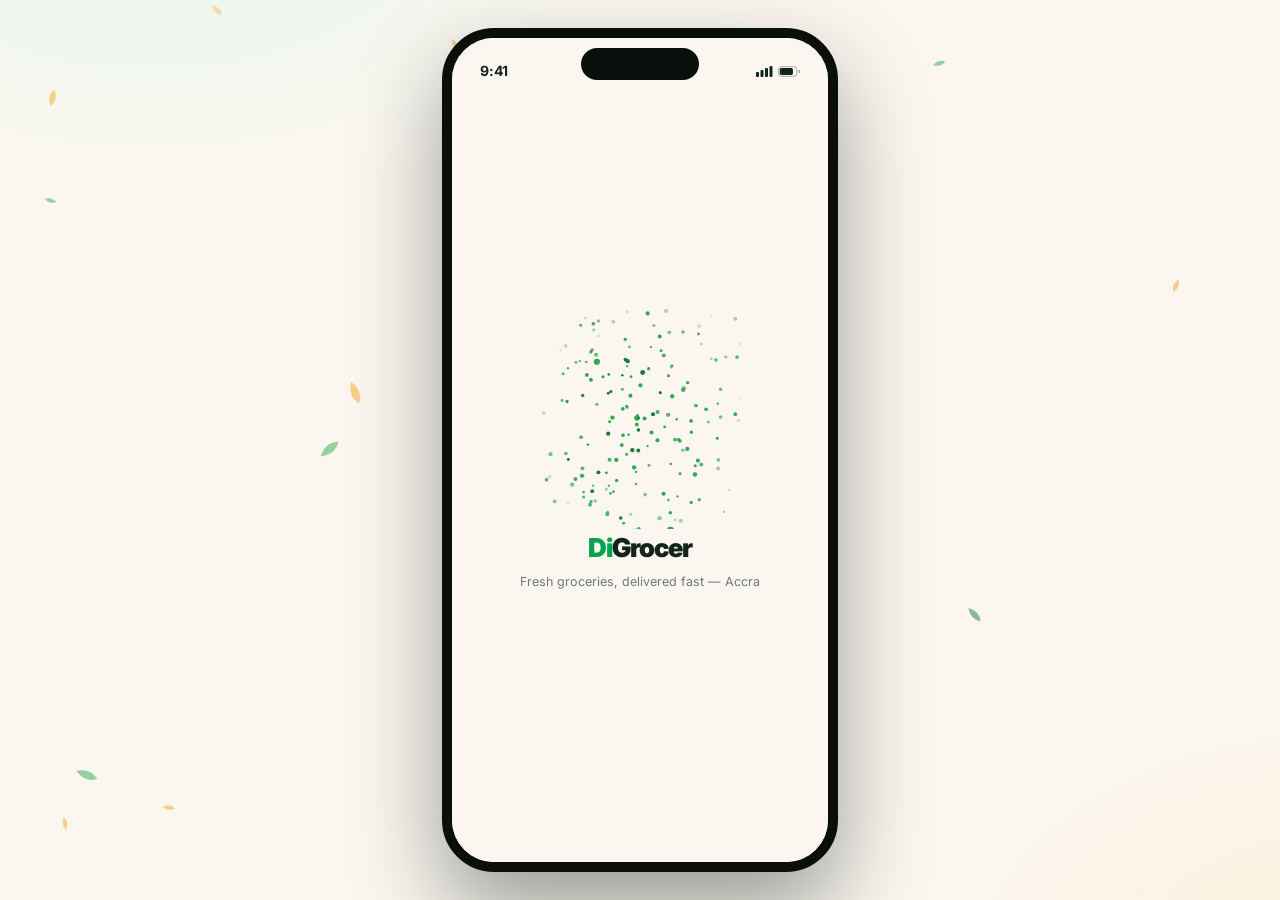
<file: concept/customer.html>
<!DOCTYPE html>
<html lang="en">
<head>
<meta charset="UTF-8">
<meta name="viewport" content="width=device-width, initial-scale=1.0, viewport-fit=cover">
<title>DiGrocer — Customer · iOS-27 concept</title>
<link rel="preconnect" href="https://fonts.googleapis.com">
<link href="https://fonts.googleapis.com/css2?family=Inter:wght@400;600;700;800;900&display=swap" rel="stylesheet">
<link rel="stylesheet" href="shared.css">
<style>
/* ---- customer-only bits ---- */
.brandrow{display:flex;align-items:center;gap:10px}
.kmark{flex:none}
.wordmark{font-size:26px;font-weight:900;letter-spacing:-.04em}
.wordmark .di{color:var(--grocer)}

/* splash */
#scr-splash{display:grid;place-items:center;background:var(--canvas)}
#scr-splash .inner{text-align:center;width:100%}
#splashCanvas{width:200px;height:220px;display:block;margin:0 auto}
#scr-splash .wordmark{opacity:0;animation:rise .7s var(--ease) 1.5s both}
#scr-splash .tag{font-size:12.5px;color:var(--ink-muted);margin-top:6px;opacity:0;animation:rise .7s var(--ease) 1.8s both}

/* onboarding */
#obSlides{display:flex;overflow-x:auto;scroll-snap-type:x mandatory;height:100%;scrollbar-width:none}
#obSlides::-webkit-scrollbar{display:none}
.obslide{flex:0 0 100%;scroll-snap-align:center;display:flex;flex-direction:column;justify-content:center;padding:0 34px;text-align:center}
.obslide .art{font-size:88px;margin-bottom:26px}
.obslide h2{font-size:31px;font-weight:900;letter-spacing:-.035em;line-height:1.12;white-space:pre-line}
.obslide p{color:var(--ink-muted);margin-top:12px;font-size:14.5px}
.obfoot{position:absolute;left:0;right:0;bottom:0;padding:18px 22px 30px;display:flex;align-items:center;gap:14px}
.obdots{display:flex;gap:6px;flex:1}
.obdots i{width:7px;height:7px;border-radius:99px;background:var(--hairline);transition:all .35s var(--spring)}
.obdots i.on{width:22px;background:var(--grocer)}
.obskip{position:absolute;top:62px;right:22px;z-index:5;font-weight:800;font-size:13.5px;color:var(--ink-muted);padding:8px 14px;border-radius:999px}

/* auth */
.seg{display:flex;background:var(--mint);border-radius:999px;padding:4px;margin:18px 0}
.seg button{flex:1;padding:11px;border-radius:999px;font-weight:800;font-size:13.5px;color:var(--forest);transition:all .25s var(--spring)}
.seg button.on{background:var(--surface);box-shadow:var(--shadow)}
.authstep{display:none}
.authstep.on{display:block;animation:rise .4s var(--ease) both}
.legal{font-size:11.5px;color:var(--ink-muted);text-align:center;margin-top:14px}
.legal a{color:var(--forest);font-weight:700;text-decoration:none}

/* home */
.homehead{padding:6px 20px 4px;display:flex;align-items:center;gap:12px}
.homehead .greet{flex:1;min-width:0}
.homehead .greet b{font-size:19px;font-weight:900;letter-spacing:-.02em;display:block}
.addresschip{display:inline-flex;align-items:center;gap:5px;font-size:12px;color:var(--ink-muted);font-weight:600;border:none;padding:2px 0}
.addresschip svg{width:12px;height:12px;color:var(--grocer)}
.searchfield{
  margin:10px 20px 4px;display:flex;align-items:center;gap:10px;padding:13px 16px;
  border-radius:18px;color:var(--ink-muted);font-size:14px;font-weight:600;width:calc(100% - 40px);
  border:1px solid var(--hairline);
}
.searchfield svg{width:17px;height:17px;flex:none}
.promorail{display:flex;gap:12px;overflow-x:auto;padding:14px 20px 6px;scroll-snap-type:x mandatory;scrollbar-width:none}
.promorail::-webkit-scrollbar{display:none}
.promo{
  flex:0 0 86%;scroll-snap-align:center;border-radius:var(--r-card);padding:18px;color:#fff;
  background:linear-gradient(120deg,var(--forest),var(--grocer));position:relative;overflow:hidden;
  border:none;text-align:left;box-shadow:var(--shadow-pop);
}
.promo.amber{background:linear-gradient(120deg,#C77F0A,var(--harvest));color:#2A1D03}
.promo .pcode{display:inline-block;background:rgba(255,255,255,.22);border-radius:999px;padding:4px 11px;font-size:11px;font-weight:800;letter-spacing:.06em;margin-bottom:9px}
.promo h3{font-size:19px;font-weight:900;letter-spacing:-.02em;line-height:1.15}
.promo p{font-size:12px;opacity:.85;margin-top:4px}
.promo .bigem{position:absolute;right:-6px;bottom:-12px;font-size:74px;opacity:.9}
.catrow{display:flex;gap:9px;overflow-x:auto;padding:12px 20px 4px;scrollbar-width:none}
.catrow::-webkit-scrollbar{display:none}
.catpill{flex:none;display:flex;flex-direction:column;align-items:center;gap:6px;width:64px;border:none;background:none}
.catpill .em{width:56px;height:56px;border-radius:20px;background:var(--surface);border:1px solid var(--hairline);display:grid;place-items:center;font-size:25px;box-shadow:var(--shadow);transition:transform .2s var(--spring)}
.catpill:active .em{transform:scale(.9)}
.catpill span{font-size:10.5px;font-weight:700;color:var(--ink-muted)}
.railhead{display:flex;align-items:baseline;padding:18px 20px 10px}
.railhead .h-sec{flex:1}
.railhead button{font-size:12px;font-weight:800;color:var(--grocer)}
.rail{display:flex;gap:11px;overflow-x:auto;padding:2px 20px 8px;scrollbar-width:none}
.rail::-webkit-scrollbar{display:none}
.rail .tile{flex:0 0 138px}
.grid2{display:grid;grid-template-columns:1fr 1fr;gap:11px;padding:2px 20px}

/* product detail */
.pdhero{height:300px;background:linear-gradient(160deg,var(--mint),var(--mint-deep));display:grid;place-items:center;font-size:120px;position:relative}
.pdbody{margin-top:-26px;position:relative;background:var(--canvas);border-radius:30px 30px 0 0;padding:22px 20px 40px}
.pdbar{position:absolute;left:14px;right:14px;bottom:14px;z-index:50;border-radius:26px;padding:10px;display:flex;gap:10px;align-items:center}
.pdbar .step2{display:flex;align-items:center;gap:2px;background:var(--mint);border-radius:999px;padding:4px}
.pdbar .step2 button{width:38px;height:38px;border-radius:50%;background:var(--surface);font-size:18px;font-weight:800;color:var(--forest);box-shadow:var(--shadow)}
.pdbar .step2 .q{min-width:30px;text-align:center;font-weight:900;font-size:15px}
.pdbar .btn{flex:1}

/* cart rows */
.cartrow{display:flex;gap:12px;align-items:center;padding:12px 0;border-bottom:1px solid var(--hairline)}
.cartrow .ph{width:58px;height:58px;border-radius:14px;background:linear-gradient(150deg,var(--mint),var(--mint-deep));display:grid;place-items:center;font-size:26px;flex:none}
.cartrow .tx{flex:1;min-width:0}
.cartrow .tx b{font-size:13.5px;display:block}
.cartrow .tx span{font-size:12px;color:var(--ink-muted)}
.cartrow .rstep{display:flex;align-items:center;gap:2px;background:var(--mint);border-radius:999px;padding:3px}
.cartrow .rstep button{width:28px;height:28px;border-radius:50%;background:var(--surface);font-weight:800;color:var(--forest);font-size:15px;box-shadow:var(--shadow)}
.cartrow .rstep .q{min-width:22px;text-align:center;font-weight:800;font-size:13px}
.totals{padding:4px 0}
.totals .row{display:flex;justify-content:space-between;font-size:13.5px;padding:5px 0;color:var(--ink-muted)}
.totals .row b{color:var(--ink)}
.totals .row.grand{border-top:1.5px dashed var(--hairline);margin-top:6px;padding-top:11px;font-size:16px;font-weight:900;color:var(--ink)}
.totals .row .save{color:var(--grocer);font-weight:800}
.promofield{display:flex;gap:8px;margin:12px 0}
.promofield input{flex:1;padding:12px 15px;border-radius:14px;border:1.5px solid var(--hairline);background:var(--surface);font-weight:600}
.promofield button{padding:0 20px;border-radius:14px;background:var(--ink);color:var(--canvas);font-weight:800;font-size:13px}

/* checkout */
.payopt{display:flex;align-items:center;gap:12px;width:100%;text-align:left;padding:14px;border-radius:18px;border:1.5px solid var(--hairline);background:var(--surface);margin-bottom:10px;transition:all .2s}
.payopt.on{border-color:var(--grocer);background:var(--mint);box-shadow:0 0 0 4px rgba(45,169,79,.12)}
.payopt .pic{width:40px;height:40px;border-radius:12px;display:grid;place-items:center;font-size:19px;background:var(--mint);flex:none}
.payopt.on .pic{background:var(--surface)}
.payopt .tx{flex:1}
.payopt .tx b{display:block;font-size:14px}
.payopt .tx span{font-size:11.5px;color:var(--ink-muted)}
.radio{width:21px;height:21px;border-radius:50%;border:2px solid var(--hairline);flex:none;position:relative}
.payopt.on .radio{border-color:var(--grocer)}
.payopt.on .radio::after{content:"";position:absolute;inset:3.5px;border-radius:50%;background:var(--grocer);animation:popIn .3s var(--spring)}

/* receipt */
#scr-receipt{display:grid;place-items:center;text-align:center}
#receiptCheck{width:150px;height:150px;margin:0 auto}
.bigtotals{display:flex;gap:12px;margin:20px 20px 0}
.bigtotals .card{flex:1;padding:14px 10px}
.bigtotals .eyebrow{margin-bottom:4px}
.bigtotals b{font-size:17px;font-weight:900;letter-spacing:-.01em}

/* map */
.mapwrap{position:relative;height:330px;overflow:hidden;background:#EAF3E6}
body.dark .mapwrap{background:#15201A}
.mapwrap svg.map{position:absolute;inset:0;width:100%;height:100%}
.mappin{position:absolute;width:34px;height:42px;margin:-40px 0 0 -17px;z-index:5}
.riderdot{position:absolute;width:40px;height:40px;margin:-20px 0 0 -20px;z-index:6;transition:left 1.1s linear,top 1.1s linear}
.riderdot .core{position:absolute;inset:7px;border-radius:50%;background:var(--grocer);border:3px solid #fff;box-shadow:0 3px 10px rgba(0,0,0,.3);display:grid;place-items:center;font-size:11px}
.riderdot::before{content:"";position:absolute;inset:0;border-radius:50%;border:2.5px solid var(--grocer);animation:pulse 1.7s ease-out infinite}
.mapcard{margin:-30px 14px 0;position:relative;z-index:8;border-radius:26px;padding:18px 18px 20px}
.ridercard{display:flex;align-items:center;gap:12px;margin-top:16px;padding-top:16px;border-top:1px solid var(--hairline)}
.ridercard .av{width:46px;height:46px;border-radius:50%;background:linear-gradient(140deg,var(--grocer),var(--forest));display:grid;place-items:center;font-size:21px;flex:none}
.callbtn{width:44px;height:44px;border-radius:50%;background:var(--grocer);color:#fff;display:grid;place-items:center;box-shadow:0 6px 16px rgba(45,169,79,.4)}

/* orders list */
.ordercard{padding:15px 16px;margin-bottom:11px;text-align:left;width:100%;border:1px solid var(--hairline);border-radius:var(--r-card);background:var(--surface);box-shadow:var(--shadow);transition:transform .2s var(--spring)}
.ordercard:active{transform:scale(.975)}
.ordercard .toprow{display:flex;align-items:center;gap:8px;margin-bottom:5px}
.ordercard .toprow b{flex:1;font-size:14.5px}
.ordercard .meta{font-size:12px;color:var(--ink-muted)}

/* wallet */
.walletcard{
  margin:6px 20px 0;border-radius:26px;padding:22px 20px;color:#fff;position:relative;overflow:hidden;
  background:linear-gradient(135deg,#0F3D1F,var(--forest) 55%,var(--grocer));box-shadow:var(--shadow-pop);
}
.walletcard .bal{font-size:34px;font-weight:900;letter-spacing:-.03em;margin:4px 0 14px}
.txrow{display:flex;align-items:center;gap:12px;padding:12px 0;border-bottom:1px solid var(--hairline)}
.txrow .tic{width:36px;height:36px;border-radius:50%;display:grid;place-items:center;font-size:15px;background:var(--mint);flex:none}
.txrow .tx{flex:1}
.txrow .tx b{font-size:13.5px;display:block}
.txrow .tx span{font-size:11.5px;color:var(--ink-muted)}
.txrow .amt{font-weight:800;font-size:13.5px}
.txrow .amt.plus{color:var(--grocer)}

/* profile */
.avhead{display:flex;align-items:center;gap:14px;padding:10px 20px 18px}
.avhead .av{width:62px;height:62px;border-radius:50%;background:linear-gradient(140deg,var(--grocer),var(--forest));color:#fff;display:grid;place-items:center;font-size:23px;font-weight:900}
.verif{display:inline-flex;align-items:center;gap:5px;font-size:10.5px;font-weight:800;color:var(--forest);background:var(--mint);border-radius:999px;padding:3px 9px;margin-top:4px}

/* chat */
.chat{display:flex;flex-direction:column;gap:10px;padding:8px 20px}
.bub{max-width:78%;padding:11px 14px;border-radius:20px;font-size:13.5px;line-height:1.45;animation:rise .35s var(--ease) both}
.bub.ai{background:var(--surface);border:1px solid var(--hairline);border-bottom-left-radius:6px;align-self:flex-start}
.bub.me{background:var(--grocer);color:#fff;border-bottom-right-radius:6px;align-self:flex-end}
.typing{font-size:11.5px;color:var(--ink-muted);padding:0 22px}
.chatbar{position:absolute;left:10px;right:10px;bottom:12px;z-index:55;display:flex;gap:8px;padding:8px;border-radius:26px}
.chatbar input{flex:1;border:none;background:transparent;padding:8px 10px;font-size:14px;outline:none}
.chatbar button{width:42px;height:42px;border-radius:50%;background:var(--grocer);color:#fff;display:grid;place-items:center;flex:none}

/* placing overlay */
#placing{position:absolute;inset:0;z-index:96;display:none;place-items:center;background:rgba(var(--glass-tint),.55)}
@supports ((backdrop-filter:blur(2px)) or (-webkit-backdrop-filter:blur(2px))){
  #placing{-webkit-backdrop-filter:blur(14px);backdrop-filter:blur(14px)}
}
#placing.show{display:grid}
.spinner{width:46px;height:46px;border-radius:50%;border:4.5px solid var(--mint-deep);border-top-color:var(--grocer);animation:spin 1s linear infinite;margin:0 auto 14px}

/* empty states */
.empty{text-align:center;padding:60px 30px}
.empty .em{font-size:56px;margin-bottom:14px;display:block}
.empty b{font-size:16.5px;display:block}
.empty p{color:var(--ink-muted);font-size:13px;margin:7px 0 18px}
</style>
</head>
<body class="customer">
<div class="stage">
<canvas class="amb" id="ambCanvas"></canvas>
<div class="phone" id="phone">
  <div class="island"></div>
  <div class="sbar"><span>9:41</span>
    <span class="sicons">
      <svg width="17" height="11" viewBox="0 0 17 11" fill="currentColor"><rect x="0" y="6" width="3" height="5" rx="1"/><rect x="4.5" y="4" width="3" height="7" rx="1"/><rect x="9" y="2" width="3" height="9" rx="1"/><rect x="13.5" y="0" width="3" height="11" rx="1"/></svg>
      <svg width="22" height="11" viewBox="0 0 25 12" fill="none"><rect x="0.5" y="0.5" width="21" height="11" rx="3.5" stroke="currentColor" opacity=".4"/><rect x="2" y="2" width="15" height="8" rx="2" fill="currentColor"/><path d="M23.5 4 v4 a2 2 0 0 0 0 -4z" fill="currentColor" opacity=".4"/></svg>
    </span>
  </div>

  <!-- ================= SPLASH ================= -->
  <div class="scr full on" id="scr-splash">
    <div class="inner">
      <canvas id="splashCanvas"></canvas>
      <div class="wordmark"><span class="di">Di</span>Grocer</div>
      <div class="tag">Fresh groceries, delivered fast — Accra</div>
    </div>
  </div>

  <!-- ================= ONBOARDING ================= -->
  <div class="scr full" id="scr-onboarding">
    <button class="obskip glass" onclick="go('auth')">Skip</button>
    <div id="obSlides">
      <div class="obslide"><div class="art floaty">🥑</div><h2>Fresh Groceries,
Delivered Fast</h2><p>Hand-picked produce from the market to your door in under an hour.</p></div>
      <div class="obslide"><div class="art floaty">🛵</div><h2>Delivering Across
Accra</h2><p>Live rider tracking from checkout to your gate — watch it move.</p></div>
      <div class="obslide"><div class="art floaty">🎉</div><h2>Free Delivery
Every Weekend</h2><p>Saturdays &amp; Sundays, delivery is on us. Stock up the fun way.</p></div>
    </div>
    <div class="obfoot">
      <div class="obdots" id="obDots"><i class="on"></i><i></i><i></i></div>
      <button class="btn sm" id="obNext" style="padding:13px 28px" onclick="obNext()">Next</button>
    </div>
  </div>

  <!-- ================= AUTH ================= -->
  <div class="scr" id="scr-auth">
    <div class="pad" style="padding-top:26px">
      <div class="brandrow">
        <svg class="kmark" width="34" height="40" viewBox="0 0 100 118" fill="none"><path d="M12 6 L12 112 L50 112 C78 112 92 91 92 59 C92 27 78 6 50 6 Z" fill="#2DA94F"/><rect x="12" y="6" width="18" height="106" fill="#1B7A38"/></svg>
        <span class="wordmark"><span class="di">Di</span>Grocer</span>
      </div>
      <div class="seg" role="tablist">
        <button class="on" id="segIn" onclick="authMode('in')">Sign In</button>
        <button id="segUp" onclick="authMode('up')">Create Account</button>
      </div>

      <div class="authstep on" id="authIn">
        <div class="field"><label>EMAIL ADDRESS</label><input type="email" value="dee@digrocer.com"></div>
        <div class="field"><label>PASSWORD</label><input type="password" value="••••••••"></div>
        <button class="btn" onclick="signIn()">Sign In</button>
        <p class="legal">By signing in, you agree to our <a href="#">Terms of Service</a> &amp; <a href="#">Privacy Policy</a>.</p>
      </div>

      <div class="authstep" id="authUp1">
        <p class="eyebrow" style="margin-bottom:10px">Step 1 of 3 · Your Details</p>
        <div style="display:flex;gap:10px"><div class="field" style="flex:1"><label>FIRST NAME</label><input value="Dee"></div><div class="field" style="flex:1"><label>LAST NAME</label><input value="Mann"></div></div>
        <div class="field"><label>PHONE NUMBER</label><input placeholder="0XXXXXXXXX" value="0244 123 456"></div>
        <div class="field"><label>GHANA CARD (OPTIONAL)</label><input placeholder="GHA-XXXXXXXXX-X"></div>
        <div class="field"><label>EMAIL ADDRESS</label><input type="email"></div>
        <div class="field"><label>PASSWORD</label><input type="password" placeholder="At least 8 characters"></div>
        <div class="field"><label>CONFIRM PASSWORD</label><input type="password"></div>
        <button class="btn" onclick="authStep(2)">Continue</button>
      </div>

      <div class="authstep" id="authUp2">
        <p class="eyebrow" style="margin-bottom:10px">Step 2 of 3 · Delivery Address</p>
        <div class="field"><label>STREET ADDRESS / AREA</label><input value="12 Labone Crescent"></div>
        <div class="field"><label>CITY / NEIGHBOURHOOD</label><input value="Accra · Labone"></div>
        <div class="field"><label>GHANAPOSTGPS (OPTIONAL)</label><input placeholder="e.g. GA-184-1234"></div>
        <div style="display:flex;gap:10px"><button class="btn ghost" style="flex:1" onclick="authStep(3)">Skip</button><button class="btn" style="flex:2" onclick="authStep(3)">Save &amp; Continue</button></div>
      </div>

      <div class="authstep" id="authUp3">
        <p class="eyebrow" style="margin-bottom:10px">Step 3 of 3 · Payment Method</p>
        <div class="card" style="padding:18px;text-align:center;margin-bottom:14px">
          <div style="font-size:38px;margin-bottom:8px">💳</div>
          <b style="font-size:14.5px">You can add payment methods in Profile later.</b>
          <p class="sub" style="margin-top:6px">Pay by card or Mobile Money via Paystack — fully prepaid, no cash at the door.</p>
        </div>
        <label style="display:flex;gap:10px;align-items:flex-start;font-size:12px;color:var(--ink-muted);margin-bottom:14px">
          <input type="checkbox" checked style="margin-top:2px;accent-color:var(--grocer)">
          <span>I have read and agree to the <a href="#" style="color:var(--forest);font-weight:700">Terms of Service</a> and <a href="#" style="color:var(--forest);font-weight:700">Privacy Policy</a></span>
        </label>
        <button class="btn" onclick="signIn()">Create Account</button>
      </div>
    </div>
  </div>

  <!-- ================= HOME ================= -->
  <div class="scr" id="scr-home">
    <div class="homehead">
      <div class="greet"><b id="greetTxt">Hello, Dee 👋</b>
        <button class="addresschip" onclick="go('address')"><svg viewBox="0 0 24 24" fill="none"><path d="M12 21 C7 16 4 12.5 4 9 a8 8 0 0 1 16 0 c0 3.5-3 7-8 12z" stroke="currentColor" stroke-width="2"/><circle cx="12" cy="9" r="2.6" fill="currentColor"/></svg>12 Labone Crescent, Accra ▾</button>
      </div>
      <button class="iconbtn" onclick="toast('🔔','No new notifications')"><svg viewBox="0 0 24 24" fill="none"><path d="M6 9 a6 6 0 1 1 12 0 c0 5 2 6 2 7 H4 c0-1 2-2 2-7z" stroke="currentColor" stroke-width="2" stroke-linejoin="round"/><path d="M10 19.5 a2.2 2.2 0 0 0 4 0" stroke="currentColor" stroke-width="2" stroke-linecap="round"/></svg></button>
    </div>
    <button class="searchfield glass" onclick="go('explore')"><svg viewBox="0 0 24 24" fill="none"><circle cx="11" cy="11" r="6.5" stroke="currentColor" stroke-width="2.2"/><path d="M16 16 L21 21" stroke="currentColor" stroke-width="2.2" stroke-linecap="round"/></svg>Search for rice, milk, plantain…</button>
    <div id="livePillSlot"></div>
    <div class="promorail">
      <button class="promo" onclick="go('deals')"><span class="pcode">CODE WKND20</span><h3>Weekend Fresh<br>−20% on produce</h3><p>Fruits &amp; veg, this weekend only</p><span class="bigem">🍅</span></button>
      <button class="promo amber" onclick="go('deals')"><span class="pcode">EVERY WEEKEND</span><h3>Free Delivery<br>Sat &amp; Sun</h3><p>No minimum, all of Accra</p><span class="bigem">🛵</span></button>
    </div>
    <div class="railhead"><span class="h-sec">Shop by category</span><button onclick="go('explore')">See all</button></div>
    <div class="catrow" id="homeCats"></div>
    <div class="railhead"><span class="h-sec">Featured today</span><button onclick="go('deals')">Deals</button></div>
    <div class="rail" id="featuredRail"></div>
    <div class="railhead"><span class="h-sec">Everything fresh</span></div>
    <div class="grid2" id="homeGrid"></div>
  </div>

  <!-- ================= EXPLORE ================= -->
  <div class="scr" id="scr-explore">
    <div class="topbar glass"><h1>Explore</h1></div>
    <div class="pad" style="padding-top:8px">
      <div class="field" style="margin-bottom:8px"><input id="searchInput" placeholder="Search groceries, brands, categories…" oninput="renderSearch()"></div>
    </div>
    <div id="exploreIdle">
      <div class="railhead" style="padding-top:4px"><span class="h-sec">Popular searches</span></div>
      <div class="chips" id="popChips"></div>
      <div class="railhead"><span class="h-sec">Browse categories</span></div>
      <div class="grid2" id="catGrid" style="grid-template-columns:1fr 1fr 1fr"></div>
      <div class="railhead"><span class="h-sec">Trending now 🔥</span></div>
      <div class="rail" id="trendRail"></div>
    </div>
    <div id="exploreResults" style="display:none">
      <div class="grid2" id="resultGrid"></div>
      <div class="empty" id="noResults" style="display:none"><span class="em">🔍</span><b id="nrTitle">No results</b><p>Try a different spelling, or browse a category instead.</p></div>
    </div>
  </div>

  <!-- ================= DEALS ================= -->
  <div class="scr" id="scr-deals">
    <div class="topbar glass"><button class="iconbtn" onclick="back()" aria-label="Back"><svg viewBox="0 0 24 24" fill="none"><path d="M15 5 L8 12 L15 19" stroke="currentColor" stroke-width="2.4" stroke-linecap="round" stroke-linejoin="round"/></svg></button><h1>Deals &amp; offers</h1></div>
    <div class="promorail" style="padding-top:6px">
      <div class="promo"><span class="pcode">CODE WKND20</span><h3>Weekend Fresh −20%</h3><p>Apply at checkout · produce only</p><span class="bigem">🥬</span></div>
      <div class="promo amber"><span class="pcode">EVERY WEEKEND</span><h3>Free Delivery Sat &amp; Sun</h3><p>Automatic — no code needed</p><span class="bigem">🎉</span></div>
    </div>
    <div class="railhead"><span class="h-sec">Discounted now</span></div>
    <div class="grid2" id="dealsGrid"></div>
  </div>

  <!-- ================= PRODUCT DETAIL ================= -->
  <div class="scr full" id="scr-product">
    <div class="pdhero" id="pdHero">🥑
      <button class="iconbtn glass" style="position:absolute;top:60px;left:16px" onclick="back()" aria-label="Back"><svg viewBox="0 0 24 24" fill="none"><path d="M15 5 L8 12 L15 19" stroke="currentColor" stroke-width="2.4" stroke-linecap="round" stroke-linejoin="round"/></svg></button>
      <button class="iconbtn glass" style="position:absolute;top:60px;right:16px" id="pdFav" onclick="toggleFavCurrent(event)" aria-label="Favourite"><svg viewBox="0 0 24 24"><path id="pdFavPath" d="M12 21 C5 16 2 12 2 8.5 A4.5 4.5 0 0 1 12 5.5 A4.5 4.5 0 0 1 22 8.5 C22 12 19 16 12 21Z" fill="none" stroke="currentColor" stroke-width="2"/></svg></button>
    </div>
    <div class="pdbody">
      <span class="eyebrow" id="pdCat">FRUITS</span>
      <h2 class="h-display" id="pdName" style="font-size:24px;margin-top:4px">Avocados ×3</h2>
      <div style="display:flex;align-items:baseline;gap:9px;margin:8px 0 16px">
        <span style="font-size:23px;font-weight:900" id="pdPrice">₵24.00</span><s class="sub" id="pdWas"></s>
        <span class="stchip st-active" id="pdStock" style="margin-left:auto"><i></i>In stock</span>
      </div>
      <p class="h-sec" style="margin-bottom:6px">About this item</p>
      <p class="sub" id="pdDesc" style="font-size:13.5px;line-height:1.6">Creamy, ready-to-eat avocados picked this morning.</p>
    </div>
    <div class="pdbar glass">
      <div class="step2"><button onclick="pdQty(-1)">−</button><span class="q" id="pdQ">1</span><button onclick="pdQty(1)">+</button></div>
      <button class="btn" id="pdAdd" onclick="pdAddToCart(event)">Add to cart</button>
    </div>
  </div>

  <!-- ================= CART ================= -->
  <div class="scr" id="scr-cart">
    <div class="topbar glass"><button class="iconbtn" onclick="back()" aria-label="Back"><svg viewBox="0 0 24 24" fill="none"><path d="M15 5 L8 12 L15 19" stroke="currentColor" stroke-width="2.4" stroke-linecap="round" stroke-linejoin="round"/></svg></button><h1>My cart</h1><span class="sub" id="cartCount"></span></div>
    <div class="pad" id="cartBody"></div>
  </div>

  <!-- ================= CHECKOUT ================= -->
  <div class="scr" id="scr-checkout">
    <div class="topbar glass"><button class="iconbtn" onclick="back()" aria-label="Back"><svg viewBox="0 0 24 24" fill="none"><path d="M15 5 L8 12 L15 19" stroke="currentColor" stroke-width="2.4" stroke-linecap="round" stroke-linejoin="round"/></svg></button><h1>Checkout</h1></div>
    <div class="pad">
      <p class="h-sec" style="margin:6px 0 10px">Delivery address</p>
      <div class="field"><label>STREET ADDRESS</label><input value="12 Labone Crescent"></div>
      <div style="display:flex;gap:10px"><div class="field" style="flex:1"><label>CITY / TOWN</label><input value="Accra"></div><div class="field" style="flex:1"><label>REGION</label><input value="Greater Accra"></div></div>
      <div class="field"><label>DIGITAL ADDRESS (GHANAPOSTGPS)</label><input value="GA-184-1234"></div>
      <div class="field"><label>ADDITIONAL INFO (OPTIONAL)</label><input placeholder="Landmark, gate colour, building…"></div>
      <p class="h-sec" style="margin:14px 0 10px">Payment method</p>
      <button class="payopt on" id="payCard" onclick="setPay('card')"><span class="pic">💳</span><span class="tx"><b>Card / Mobile Money</b><span>Pay securely in-app via Paystack</span></span><span class="radio"></span></button>
      <button class="payopt" id="payWallet" onclick="setPay('wallet')"><span class="pic">👛</span><span class="tx"><b>Wallet</b><span id="walletBalLine">Balance: ₵86.40</span></span><span class="radio"></span></button>
      <p class="sub" id="payWarn" style="color:var(--berry);display:none;margin:-4px 0 10px">Insufficient wallet balance — top up your wallet or pay by card.</p>
      <div class="card" style="padding:14px 16px;margin:8px 0 14px"><div class="totals" id="checkoutTotals"></div></div>
      <button class="btn" id="placeBtn" onclick="placeOrder()">Place order · ₵0.00</button>
    </div>
  </div>

  <!-- ================= RECEIPT ================= -->
  <div class="scr full" id="scr-receipt">
    <div style="width:100%;text-align:center;padding:40px 20px">
      <canvas id="receiptCheck"></canvas>
      <h2 class="h-display pop" style="animation-delay:.9s">Order placed!</h2>
      <p class="sub" style="margin-top:8px">We're picking your items now.</p>
      <div class="bigtotals">
        <div class="card glass"><div class="eyebrow">ORDER NUMBER</div><b id="rcNo">DG-4F2K9A</b></div>
        <div class="card glass"><div class="eyebrow">TOTAL PAID</div><b id="rcTotal">₵0.00</b></div>
      </div>
      <div class="pad" style="margin-top:26px">
        <button class="btn" onclick="go('track')">Track my order</button>
        <button class="btn ghost" style="margin-top:10px" onclick="goTab('home')">Continue shopping</button>
      </div>
    </div>
  </div>

  <!-- ================= TRACK ================= -->
  <div class="scr full" id="scr-track">
    <div class="mapwrap" id="trackMap"></div>
    <button class="iconbtn glass" style="position:absolute;top:60px;left:16px;z-index:20" onclick="back()" aria-label="Back"><svg viewBox="0 0 24 24" fill="none"><path d="M15 5 L8 12 L15 19" stroke="currentColor" stroke-width="2.4" stroke-linecap="round" stroke-linejoin="round"/></svg></button>
    <span class="stchip st-active glass" style="position:absolute;top:64px;right:16px;z-index:20"><i></i>Live Tracking</span>
    <div class="mapcard glass">
      <div style="display:flex;align-items:baseline;gap:8px"><b style="font-size:16px;flex:1" id="trkTitle">Order DG-4F2K9A</b><span class="sub" id="trkEta">ETA 30–60 min</span></div>
      <p class="sub" style="margin:4px 0 16px">Your order is on the way. Estimated arrival: 30–60 min.</p>
      <div class="tl" id="trkSteps"></div>
      <div class="ridercard" id="riderCard" style="display:none">
        <span class="av">🛵</span>
        <span style="flex:1"><b style="font-size:14px;display:block">Kwame A. — Your Rider</b><span class="sub">★ 4.9 · Motorcycle · GR-2841-23</span></span>
        <button class="callbtn" onclick="toast('📞','Calling your rider…')" aria-label="Call"><svg width="18" height="18" viewBox="0 0 24 24" fill="none"><path d="M5 4 h4 l1.5 4.5 -2.5 1.5 a12 12 0 0 0 6 6 l1.5-2.5 L20 15 v4 a1.5 1.5 0 0 1-1.7 1.5 C10 20 4 14 3.5 5.7 A1.5 1.5 0 0 1 5 4z" stroke="currentColor" stroke-width="2" stroke-linejoin="round"/></svg></button>
      </div>
    </div>
  </div>

  <!-- ================= ORDERS ================= -->
  <div class="scr" id="scr-orders">
    <div class="topbar glass"><h1>My orders</h1></div>
    <div class="chips" id="orderChips"></div>
    <div class="pad" id="ordersList" style="padding-top:6px"></div>
  </div>

  <!-- ================= ORDER DETAIL ================= -->
  <div class="scr" id="scr-orderdetail">
    <div class="topbar glass"><button class="iconbtn" onclick="back()" aria-label="Back"><svg viewBox="0 0 24 24" fill="none"><path d="M15 5 L8 12 L15 19" stroke="currentColor" stroke-width="2.4" stroke-linecap="round" stroke-linejoin="round"/></svg></button><h1>Order details</h1></div>
    <div class="pad" id="odBody"></div>
  </div>

  <!-- ================= FAVOURITES ================= -->
  <div class="scr" id="scr-favorites">
    <div class="topbar glass"><button class="iconbtn" onclick="back()" aria-label="Back"><svg viewBox="0 0 24 24" fill="none"><path d="M15 5 L8 12 L15 19" stroke="currentColor" stroke-width="2.4" stroke-linecap="round" stroke-linejoin="round"/></svg></button><h1>Favourites</h1></div>
    <div id="favBody"></div>
  </div>

  <!-- ================= WALLET ================= -->
  <div class="scr" id="scr-wallet">
    <div class="topbar glass"><button class="iconbtn" onclick="back()" aria-label="Back"><svg viewBox="0 0 24 24" fill="none"><path d="M15 5 L8 12 L15 19" stroke="currentColor" stroke-width="2.4" stroke-linecap="round" stroke-linejoin="round"/></svg></button><h1>Wallet &amp; Payment</h1></div>
    <div class="walletcard">
      <span class="eyebrow" style="color:rgba(255,255,255,.7)">DIGROCER WALLET</span>
      <div class="bal" id="walletBal">₵86.40</div>
      <button class="btn harvest sm" onclick="openTopup()">+ Add Funds</button>
    </div>
    <div class="railhead"><span class="h-sec">Recent Activity</span></div>
    <div class="pad" id="txList"></div>
    <div class="railhead"><span class="h-sec">Payment Methods</span></div>
    <div class="card" style="margin:0 20px" id="payMethods"></div>
    <div class="railhead"><span class="h-sec">Saved Numbers</span></div>
    <div class="card" style="margin:0 20px 20px">
      <div class="cell"><span class="ic">📱</span><span class="tx"><b>MTN MoMo · 0244 123 456</b><span>Default</span></span><button class="btn ghost sm">Remove</button></div>
    </div>
  </div>

  <!-- ================= PROFILE ================= -->
  <div class="scr" id="scr-profile">
    <div class="topbar glass"><h1>Profile</h1></div>
    <div class="avhead">
      <span class="av">DM</span>
      <span style="flex:1"><b style="font-size:17px;font-weight:900">Dee Mann</b>
        <span class="sub" style="display:block">dee@digrocer.com</span>
        <span class="verif">✓ Ghana Card verified</span></span>
      <button class="btn ghost sm" onclick="toast('✏️','Edit profile')">Edit</button>
    </div>
    <div class="railhead" style="padding-bottom:6px"><span class="eyebrow">Account</span></div>
    <div class="card" style="margin:0 20px">
      <button class="cell" onclick="goTab('orders')"><span class="ic">🧾</span><span class="tx"><b>My orders</b></span><span class="chev">›</span></button>
      <button class="cell" onclick="go('wallet')"><span class="ic">👛</span><span class="tx"><b>Wallet &amp; payment</b></span><span class="chev">›</span></button>
      <button class="cell" onclick="go('favorites')"><span class="ic">❤️</span><span class="tx"><b>Favourites</b></span><span class="chev">›</span></button>
      <button class="cell" onclick="go('address')"><span class="ic">📍</span><span class="tx"><b>Delivery address</b></span><span class="chev">›</span></button>
      <button class="cell" onclick="go('deals')"><span class="ic">🏷️</span><span class="tx"><b>Deals &amp; offers</b></span><span class="chev">›</span></button>
    </div>
    <div class="railhead" style="padding-bottom:6px"><span class="eyebrow">Preferences</span></div>
    <div class="card" style="margin:0 20px">
      <button class="cell" onclick="go('notifications')"><span class="ic">🔔</span><span class="tx"><b>Notifications</b></span><span class="chev">›</span></button>
      <button class="cell" onclick="go('settings')"><span class="ic">⚙️</span><span class="tx"><b>Settings</b></span><span class="chev">›</span></button>
      <button class="cell" onclick="go('support')"><span class="ic">💬</span><span class="tx"><b>Help &amp; support</b><span>Chat with our assistant</span></span><span class="chev">›</span></button>
    </div>
    <div class="pad" style="margin-top:16px">
      <button class="btn ghost" onclick="goTab('home',true)">Sign out</button>
      <button class="btn danger" style="margin-top:2px" onclick="toast('🗑️','Type DELETE to confirm — demo only')">Delete account</button>
      <p class="sub" style="text-align:center;margin-top:10px;font-size:11px">Privacy · Terms · DiGrocer v2.0 — iOS-27 concept</p>
    </div>
  </div>

  <!-- ================= NOTIFICATIONS ================= -->
  <div class="scr" id="scr-notifications">
    <div class="topbar glass"><button class="iconbtn" onclick="back()" aria-label="Back"><svg viewBox="0 0 24 24" fill="none"><path d="M15 5 L8 12 L15 19" stroke="currentColor" stroke-width="2.4" stroke-linecap="round" stroke-linejoin="round"/></svg></button><h1>Notifications</h1></div>
    <p class="sub pad" style="margin-bottom:10px">Choose what you want to be notified about</p>
    <div class="card" style="margin:0 20px">
      <div class="cell"><span class="tx"><b>Order updates</b><span>Status changes on your orders</span></span><button class="sw on" onclick="this.classList.toggle('on')"></button></div>
      <div class="cell"><span class="tx"><b>Deals &amp; promotions</b><span>Flash sales and exclusive offers</span></span><button class="sw on" onclick="this.classList.toggle('on')"></button></div>
      <div class="cell"><span class="tx"><b>Delivery alerts</b><span>When your order is out for delivery</span></span><button class="sw on" onclick="this.classList.toggle('on')"></button></div>
      <div class="cell"><span class="tx"><b>Weekly digest</b><span>A summary of new products every week</span></span><button class="sw" onclick="this.classList.toggle('on')"></button></div>
    </div>
  </div>

  <!-- ================= SETTINGS ================= -->
  <div class="scr" id="scr-settings">
    <div class="topbar glass"><button class="iconbtn" onclick="back()" aria-label="Back"><svg viewBox="0 0 24 24" fill="none"><path d="M15 5 L8 12 L15 19" stroke="currentColor" stroke-width="2.4" stroke-linecap="round" stroke-linejoin="round"/></svg></button><h1>Settings</h1></div>
    <div class="railhead" style="padding-bottom:6px"><span class="eyebrow">Appearance</span></div>
    <div class="card" style="margin:0 20px">
      <div class="cell"><span class="ic">🌙</span><span class="tx"><b>Dark mode</b><span>Switch to dark theme</span></span><button class="sw" id="swDark" onclick="toggleDark()"></button></div>
    </div>
    <div class="railhead" style="padding-bottom:6px"><span class="eyebrow">Security</span></div>
    <div class="card" style="margin:0 20px">
      <div class="cell"><span class="ic">🔒</span><span class="tx"><b>Biometric login</b><span>Use fingerprint or face to sign in</span></span><button class="sw on" onclick="this.classList.toggle('on')"></button></div>
    </div>
    <div class="railhead" style="padding-bottom:6px"><span class="eyebrow">About</span></div>
    <div class="card" style="margin:0 20px">
      <button class="cell"><span class="ic">🌿</span><span class="tx"><b>About DiGrocer</b><span>Version 2.0 · iOS-27 concept</span></span><span class="chev">›</span></button>
      <button class="cell" onclick="go('support')"><span class="ic">💬</span><span class="tx"><b>Help &amp; support</b><span>Chat with our assistant</span></span><span class="chev">›</span></button>
    </div>
  </div>

  <!-- ================= ADDRESS EDIT ================= -->
  <div class="scr" id="scr-address">
    <div class="topbar glass"><button class="iconbtn" onclick="back()" aria-label="Back"><svg viewBox="0 0 24 24" fill="none"><path d="M15 5 L8 12 L15 19" stroke="currentColor" stroke-width="2.4" stroke-linecap="round" stroke-linejoin="round"/></svg></button><h1>Delivery Address</h1></div>
    <div class="pad">
      <button class="card" style="width:100%;overflow:hidden;text-align:left;margin-bottom:14px" onclick="go('addresspicker')">
        <div class="mapwrap" style="height:120px" id="addrThumb"></div>
        <div class="cell"><span class="ic">📍</span><span class="tx"><b id="pinState">Pin Your Spot on the Map</b><span>Recommended — rider arrives at the exact spot.</span></span><span class="chev">›</span></div>
      </button>
      <div class="field"><label>STREET ADDRESS / AREA</label><input value="12 Labone Crescent"></div>
      <div class="field"><label>CITY / NEIGHBOURHOOD</label><input value="Accra · Labone"></div>
      <div class="field"><label>DIGITAL ADDRESS (GHANAPOSTGPS)</label><input value="GA-184-1234" placeholder="e.g. GA-184-1234"></div>
      <div class="field"><label>ADDITIONAL INFO</label><input placeholder="Landmark, gate colour, building name…"></div>
      <button class="btn" onclick="toast('✓','Address saved');back()">Save</button>
    </div>
  </div>

  <!-- ================= ADDRESS PICKER ================= -->
  <div class="scr full" id="scr-addresspicker">
    <div class="mapwrap" style="height:62%" id="pickerMap"></div>
    <button class="iconbtn glass" style="position:absolute;top:60px;left:16px;z-index:20" onclick="back()" aria-label="Cancel"><svg viewBox="0 0 24 24" fill="none"><path d="M6 6 L18 18 M18 6 L6 18" stroke="currentColor" stroke-width="2.4" stroke-linecap="round"/></svg></button>
    <button class="iconbtn glass" style="position:absolute;top:60px;right:16px;z-index:20" onclick="toast('📡','Centred on your location')" aria-label="My location"><svg viewBox="0 0 24 24" fill="none"><circle cx="12" cy="12" r="3.5" stroke="currentColor" stroke-width="2"/><path d="M12 2 v4 M12 18 v4 M2 12 h4 M18 12 h4" stroke="currentColor" stroke-width="2" stroke-linecap="round"/></svg></button>
    <div class="mapcard glass" style="margin-top:-40px">
      <b style="font-size:15px">Pan the map to your exact spot</b>
      <p class="sub" style="margin:3px 0 12px" id="geoLine">Labone Crescent · Greater Accra</p>
      <div class="field"><input placeholder="Landmark / gate colour / building (optional)"></div>
      <button class="btn" onclick="confirmPin()">Confirm This Location</button>
    </div>
  </div>

  <!-- ================= SUPPORT ================= -->
  <div class="scr" id="scr-support">
    <div class="topbar glass"><button class="iconbtn" onclick="back()" aria-label="Back"><svg viewBox="0 0 24 24" fill="none"><path d="M15 5 L8 12 L15 19" stroke="currentColor" stroke-width="2.4" stroke-linecap="round" stroke-linejoin="round"/></svg></button><h1>Help &amp; Support</h1></div>
    <div class="chat" id="chatLog">
      <div class="bub ai">Hi Dee 👋 Ask about an order, delivery times, refunds — or describe a problem and I'll help.</div>
    </div>
    <p class="typing" id="chatTyping" style="display:none">Assistant is typing…</p>
    <div class="chatbar glass">
      <input id="chatInput" placeholder="Type your message…" onkeydown="if(event.key==='Enter')sendChat()">
      <button onclick="sendChat()" aria-label="Send"><svg width="18" height="18" viewBox="0 0 24 24" fill="none"><path d="M3 12 L21 3 L14 21 L11 13 Z" stroke="currentColor" stroke-width="2" stroke-linejoin="round"/></svg></button>
    </div>
  </div>

  <!-- ================= chrome ================= -->
  <button class="cartbar" id="cartBar" onclick="go('cart')">
    <span class="n" id="cbN">0</span><b id="cbTxt">View cart</b><span id="cbTotal">₵0.00</span>
  </button>

  <nav class="dock glass hide" id="dock">
    <button data-tab="home" class="on" onclick="goTab('home')"><svg viewBox="0 0 24 24" fill="none"><path d="M4 11 L12 4 L20 11 V20 H4 Z" stroke="currentColor" stroke-width="2.1" stroke-linejoin="round"/></svg>Home</button>
    <button data-tab="explore" onclick="goTab('explore')"><svg viewBox="0 0 24 24" fill="none"><circle cx="11" cy="11" r="6.5" stroke="currentColor" stroke-width="2.1"/><path d="M16 16 L21 21" stroke="currentColor" stroke-width="2.1" stroke-linecap="round"/></svg>Explore</button>
    <button data-tab="orders" onclick="goTab('orders')"><svg viewBox="0 0 24 24" fill="none"><path d="M6 3 h12 v18 l-2-1.5 -2 1.5 -2-1.5 -2 1.5 -2-1.5 -2 1.5z" stroke="currentColor" stroke-width="2.1" stroke-linejoin="round"/><path d="M9 8 h6 M9 12 h6" stroke="currentColor" stroke-width="2.1" stroke-linecap="round"/></svg>Orders</button>
    <button data-tab="profile" onclick="goTab('profile')"><svg viewBox="0 0 24 24" fill="none"><circle cx="12" cy="8" r="3.6" stroke="currentColor" stroke-width="2.1"/><path d="M5 20 a7 7 0 0 1 14 0" stroke="currentColor" stroke-width="2.1" stroke-linecap="round"/></svg>Profile</button>
  </nav>

  <div class="toast glass" id="toastEl"><span id="toastEm">✓</span><span id="toastTx"></span></div>
  <div id="placing"><div style="text-align:center"><div class="spinner"></div><b style="font-size:14.5px">Placing your order…</b><p class="sub" style="margin-top:4px">Paying securely via Paystack</p></div></div>
  <canvas class="fxoverlay" id="fxOverlay"></canvas>
</div>
</div>

<script src="fx.js"></script>
<script>
'use strict';
/* ================= data ================= */
var CATS=[
  {n:'Grains',e:'🍚'},{n:'Fruits',e:'🍍'},{n:'Vegetables',e:'🥬'},{n:'Dairy',e:'🥛'},
  {n:'Beverages',e:'🧃'},{n:'Bakery',e:'🍞'},{n:'Snacks',e:'🍿'},{n:'Condiments',e:'🧂'},
  {n:'Food Basket',e:'🧺'},{n:'Root Vegetables',e:'🍠'},{n:'Cereal',e:'🥣'},{n:'Alcohol',e:'🍺'}
];
var PRODUCTS=[
  {id:'avo',  n:'Avocados ×3',          e:'🥑',c:'Fruits',          p:24.00, d:'Creamy, ready-to-eat avocados picked this morning at Makola.'},
  {id:'rice', n:'Jasmine Rice 5kg',     e:'🍚',c:'Grains',          p:80.75, was:95.00, d:'Fragrant long-grain jasmine rice — the weekly staple, milled fresh.'},
  {id:'tom',  n:'Fresh Tomatoes 1kg',   e:'🍅',c:'Vegetables',      p:18.50, d:'Firm salad tomatoes from Akumadan, sorted by hand.'},
  {id:'plan', n:'Ripe Plantain (4)',    e:'🍌',c:'Vegetables',      p:22.00, d:'Sweet ripe plantain, perfect for kelewele or fried sides.'},
  {id:'chk',  n:'Whole Chicken 1.8kg',  e:'🍗',c:'Food Basket',     p:78.00, d:'Farm-raised whole chicken, cleaned and bagged.'},
  {id:'brd',  n:'Sugar Bread',          e:'🍞',c:'Bakery',          p:15.00, d:'Soft Accra sugar bread, baked before dawn.'},
  {id:'milk', n:'Fresh Milk 1L',        e:'🥛',c:'Dairy',           p:26.50, d:'Pasteurised full-cream milk, chilled end to end.'},
  {id:'eggs', n:'Eggs · crate of 30',   e:'🥚',c:'Dairy',           p:58.50, was:65.00, d:'Large farm eggs, candled and packed same-day.'},
  {id:'palm', n:'Palm Oil 1L',          e:'🌴',c:'Condiments',      p:42.00, d:'Unrefined red palm oil — rich, traditional flavour.'},
  {id:'ban',  n:'Bananas (bunch)',      e:'🍌',c:'Fruits',          p:14.00, d:'Sweet ripe bananas, market fresh.'},
  {id:'noo',  n:'Indomie Noodles ×5',   e:'🍜',c:'Snacks',          p:19.50, d:'Chicken-flavour instant noodles, five-pack.'},
  {id:'sug',  n:'St. Louis Sugar 1kg',  e:'🍬',c:'Condiments',      p:21.00, d:'Fine granulated sugar cubes for tea and baking.'},
  {id:'gari', n:'Gari (Ijebu) 1kg',     e:'🥣',c:'Grains',          p:16.00, d:'Crisp, sour Ijebu gari — soakings ready.'},
  {id:'yam',  n:'Puna Yam (tuber)',     e:'🍠',c:'Root Vegetables', p:35.00, d:'Premium puna yam, floury and sweet when boiled.'},
  {id:'milo', n:'Milo 400g',            e:'☕',c:'Beverages',       p:30.80, was:38.50, d:'The classic chocolate malt drink in the family tin.'},
  {id:'sob',  n:'Sobolo (bottle)',      e:'🧃',c:'Beverages',       p:12.00, d:'Chilled hibiscus sobolo, brewed with ginger and cloves.'}
];
var POPULAR=['Rice','Tomatoes','Chicken','Bread','Milk','Eggs','Palm Oil','Bananas','Noodles','Sugar'];
var FEATURED=['avo','rice','tom','milo','eggs','plan'];
var TRENDING=['tom','plan','milo','eggs','sob'];
var byId={};PRODUCTS.forEach(function(p){byId[p.id]=p;});
function cedi(v){return '₵'+v.toFixed(2);}

/* ================= state ================= */
var cart=new Map(), favs=new Set(['avo','milo']);
var promoOn=false, payMethod='card', walletBal=86.40;
var orders=[
  {no:'DG-2H8M4Q',date:'Mon 8 Jun',items:[['rice',1],['eggs',1],['brd',2]],total:172.25,status:'Delivered'},
  {no:'DG-9C1X7P',date:'Thu 4 Jun',items:[['avo',2],['milk',1],['ban',1]],total:99.50,status:'Delivered'}
];
var activeOrder=null, trackTimer=null, riderAnim=null;

/* ================= router ================= */
var TABS=['home','explore','orders','profile'];
var stack=['splash'], current='splash';
function show(id){
  document.querySelectorAll('.scr').forEach(function(s){s.classList.remove('on');});
  var el=document.getElementById('scr-'+id);
  el.classList.add('on');el.scrollTop=0;
  current=id;
  var isTab=TABS.indexOf(id)>=0;
  document.getElementById('dock').classList.toggle('hide',!isTab);
  document.querySelectorAll('.dock button').forEach(function(b){b.classList.toggle('on',b.dataset.tab===id);});
  updateCartBar();
  if(id==='track')startTrack();
}
function go(id){stack.push(id);show(id);prep(id);}
function goTab(id){stack=[id];show(id);prep(id);}
function back(){if(stack.length>1)stack.pop();show(stack[stack.length-1]);}
function prep(id){
  if(id==='cart')renderCart();
  if(id==='checkout')renderCheckout();
  if(id==='orders')renderOrders('All');
  if(id==='favorites')renderFavs();
  if(id==='wallet')renderWallet();
  if(id==='deals')renderDeals();
  if(id==='explore')renderSearch();
  if(id==='addresspicker')drawMap('pickerMap',true);
}

/* ================= toast ================= */
var toastT;
function toast(em,tx){
  document.getElementById('toastEm').textContent=em;
  document.getElementById('toastTx').textContent=tx;
  var t=document.getElementById('toastEl');
  t.classList.add('show');clearTimeout(toastT);
  toastT=setTimeout(function(){t.classList.remove('show');},2200);
}

/* ================= splash & boot ================= */
var fxo;
window.addEventListener('load',function(){
  DGFX.mount(document.getElementById('ambCanvas'),'drift',{count:18,alpha:.5,colors:['#2DA94F','#1B7A38','#F5A623']});
  DGFX.mount(document.getElementById('splashCanvas'),'logo',{scale:.92});
  fxo=DGFX.mount(document.getElementById('fxOverlay'),'burstlayer');
  renderHome();renderExploreIdle();
  setTimeout(function(){go('onboarding');},2600);
});

/* ================= onboarding ================= */
var obIdx=0;
var obEl=document.getElementById('obSlides');
obEl.addEventListener('scroll',function(){
  var i=Math.round(obEl.scrollLeft/obEl.clientWidth);
  if(i!==obIdx){obIdx=i;obDots();}
});
function obDots(){
  document.querySelectorAll('#obDots i').forEach(function(d,i){d.classList.toggle('on',i===obIdx);});
  document.getElementById('obNext').textContent=obIdx===2?'Get Started':'Next';
}
function obNext(){
  if(obIdx>=2){go('auth');return;}
  obEl.scrollTo({left:(obIdx+1)*obEl.clientWidth,behavior:'smooth'});
}

/* ================= auth ================= */
function authMode(m){
  document.getElementById('segIn').classList.toggle('on',m==='in');
  document.getElementById('segUp').classList.toggle('on',m==='up');
  document.querySelectorAll('.authstep').forEach(function(s){s.classList.remove('on');});
  document.getElementById(m==='in'?'authIn':'authUp1').classList.add('on');
}
function authStep(n){
  document.querySelectorAll('.authstep').forEach(function(s){s.classList.remove('on');});
  document.getElementById('authUp'+n).classList.add('on');
}
function signIn(){
  goTab('home');
  toast('🌿','Welcome back, Dee 👋');
}

/* ================= product tiles ================= */
function tileHTML(p){
  var q=cart.get(p.id)||0;
  var off=p.was?Math.round((1-p.p/p.was)*100):0;
  return '<div class="tile vreveal" data-id="'+p.id+'">'+
    '<button class="fav" onclick="toggleFav(event,\''+p.id+'\')">'+favSVG(p.id)+'</button>'+
    '<button class="ph" onclick="openProduct(\''+p.id+'\')">'+p.e+(off?'<span class="off">-'+off+'%</span>':'')+'</button>'+
    '<h5>'+p.n+'</h5><div class="pr">'+cedi(p.p)+(p.was?'<s>'+cedi(p.was)+'</s>':'')+'</div>'+
    '<div class="step'+(q?'':' zero')+'"><button class="minus" onclick="bumpQty(event,\''+p.id+'\',-1)">−</button><span class="q">'+q+'</span><button onclick="bumpQty(event,\''+p.id+'\',1)">+</button></div>'+
  '</div>';
}
function favSVG(id){
  var on=favs.has(id);
  return '<svg viewBox="0 0 24 24"><path d="M12 21 C5 16 2 12 2 8.5 A4.5 4.5 0 0 1 12 5.5 A4.5 4.5 0 0 1 22 8.5 C22 12 19 16 12 21Z" fill="'+(on?'#E53935':'none')+'" stroke="'+(on?'#E53935':'currentColor')+'" stroke-width="2"/></svg>';
}
function refreshTiles(){
  document.querySelectorAll('.tile').forEach(function(t){
    var p=byId[t.dataset.id];if(!p)return;
    var q=cart.get(p.id)||0;
    var st=t.querySelector('.step');
    st.classList.toggle('zero',!q);
    st.querySelector('.q').textContent=q;
    t.querySelector('.fav').innerHTML=favSVG(p.id);
  });
}
function bumpQty(ev,id,d){
  ev.stopPropagation();
  var q=(cart.get(id)||0)+d;
  if(q<=0)cart.delete(id);else cart.set(id,q);
  if(d>0)burstAtEvent(ev);
  refreshTiles();updateCartBar(true);
  if(current==='cart')renderCart();
}
function toggleFav(ev,id){
  ev.stopPropagation();
  if(favs.has(id)){favs.delete(id);}else{favs.add(id);burstAtEvent(ev,['#E53935','#F5A623','#2DA94F'],8);}
  refreshTiles();
  if(current==='favorites')renderFavs();
}
function burstAtEvent(ev,colors,n){
  var ph=document.getElementById('phone').getBoundingClientRect();
  var x=(ev.clientX||ph.left+ph.width/2)-ph.left;
  var y=(ev.clientY||ph.top+ph.height/2)-ph.top;
  DGFX.burstAt(document.getElementById('fxOverlay'),x,y,colors,n);
}

/* ================= cart bar ================= */
function cartTotals(){
  var sub=0,n=0;
  cart.forEach(function(q,id){sub+=byId[id].p*q;n+=q;});
  var promo=promoOn?+(sub*.10).toFixed(2):0;
  var delivery=sub>=100?0:12;
  var service=3, small=(sub<40&&sub>0)?5:0, vat=+((sub-promo)*.04).toFixed(2);
  var total=sub-promo+delivery+service+small+vat;
  return {sub:sub,n:n,promo:promo,delivery:delivery,service:service,small:small,vat:vat,total:+total.toFixed(2)};
}
function updateCartBar(bump){
  var t=cartTotals();
  var bar=document.getElementById('cartBar');
  var showBar=t.n>0&&TABS.indexOf(current)>=0;
  bar.classList.toggle('show',showBar);
  document.getElementById('cbN').textContent=t.n;
  document.getElementById('cbTxt').textContent='View cart · '+t.n+(t.n===1?' item':' items');
  document.getElementById('cbTotal').textContent=cedi(t.sub);
  if(bump){var nEl=document.getElementById('cbN');nEl.classList.remove('bump');void nEl.offsetWidth;nEl.classList.add('bump');}
}

/* ================= home / explore renders ================= */
function renderHome(){
  document.getElementById('homeCats').innerHTML=CATS.map(function(c){
    return '<button class="catpill" onclick="searchCat(\''+c.n+'\')"><span class="em">'+c.e+'</span><span>'+c.n+'</span></button>';
  }).join('');
  document.getElementById('featuredRail').innerHTML=FEATURED.map(function(id){return tileHTML(byId[id]);}).join('');
  document.getElementById('homeGrid').innerHTML=PRODUCTS.map(tileHTML).join('');
}
function renderExploreIdle(){
  document.getElementById('popChips').innerHTML=POPULAR.map(function(s){
    return '<button class="chip" onclick="searchFor(\''+s+'\')">'+s+'</button>';}).join('');
  document.getElementById('catGrid').innerHTML=CATS.map(function(c){
    return '<button class="tile" style="text-align:center" onclick="searchCat(\''+c.n+'\')"><div class="ph" style="height:58px;font-size:27px">'+c.e+'</div><h5 style="min-height:0;text-align:center">'+c.n+'</h5></button>';}).join('');
  document.getElementById('trendRail').innerHTML=TRENDING.map(function(id){return tileHTML(byId[id]);}).join('');
}
function searchFor(s){go('explore');document.getElementById('searchInput').value=s;renderSearch();}
function searchCat(c){go('explore');document.getElementById('searchInput').value=c;renderSearch();}
function renderSearch(){
  var q=(document.getElementById('searchInput').value||'').trim().toLowerCase();
  var idle=document.getElementById('exploreIdle'),res=document.getElementById('exploreResults');
  if(!q){idle.style.display='';res.style.display='none';refreshTiles();return;}
  idle.style.display='none';res.style.display='';
  var hits=PRODUCTS.filter(function(p){return p.n.toLowerCase().indexOf(q)>=0||p.c.toLowerCase().indexOf(q)>=0;});
  document.getElementById('resultGrid').innerHTML=hits.map(tileHTML).join('');
  var nr=document.getElementById('noResults');
  nr.style.display=hits.length?'none':'';
  document.getElementById('nrTitle').textContent='No results for "'+q+'"';
}
function renderDeals(){
  document.getElementById('dealsGrid').innerHTML=PRODUCTS.filter(function(p){return p.was;}).map(tileHTML).join('');
}

/* ================= product detail ================= */
var pdId='avo',pdQ=1;
function openProduct(id){
  pdId=id;pdQ=1;
  var p=byId[id];
  document.getElementById('pdHero').childNodes[0].nodeValue=p.e;
  document.getElementById('pdCat').textContent=p.c.toUpperCase();
  document.getElementById('pdName').textContent=p.n;
  document.getElementById('pdPrice').textContent=cedi(p.p);
  document.getElementById('pdWas').textContent=p.was?cedi(p.was):'';
  document.getElementById('pdDesc').textContent=p.d;
  document.getElementById('pdQ').textContent=pdQ;
  document.getElementById('pdFav').innerHTML=favSVG(id);
  go('product');
}
function pdQty(d){pdQ=Math.max(1,pdQ+d);document.getElementById('pdQ').textContent=pdQ;}
function pdAddToCart(ev){
  cart.set(pdId,(cart.get(pdId)||0)+pdQ);
  burstAtEvent(ev);
  toast('🧺','Added — '+byId[pdId].n);
  refreshTiles();back();updateCartBar(true);
}
function toggleFavCurrent(ev){toggleFav(ev,pdId);document.getElementById('pdFav').innerHTML=favSVG(pdId);}

/* ================= cart screen ================= */
function renderCart(){
  var t=cartTotals();
  document.getElementById('cartCount').textContent=t.n?(t.n+(t.n===1?' item':' items')):'';
  var b=document.getElementById('cartBody');
  if(!t.n){
    b.innerHTML='<div class="empty"><span class="em">🧺</span><b>Your cart is empty</b><p>Good things are waiting on the shelves.</p><button class="btn sm" style="margin:0 auto" onclick="goTab(\'home\')">Start shopping</button></div>';
    return;
  }
  var rows='';
  cart.forEach(function(q,id){
    var p=byId[id];
    rows+='<div class="cartrow"><span class="ph">'+p.e+'</span>'+
      '<span class="tx"><b>'+p.n+'</b><span>'+cedi(p.p)+' each</span></span>'+
      '<span class="rstep"><button onclick="bumpQty(event,\''+id+'\',-1)">−</button><span class="q">'+q+'</span><button onclick="bumpQty(event,\''+id+'\',1)">+</button></span></div>';
  });
  var minOK=t.sub>=25;
  b.innerHTML=rows+
    '<div class="promofield"><input id="promoInput" placeholder="Promo code" value="'+(promoOn?'WKND20':'')+'"><button onclick="applyPromo()">Apply</button></div>'+
    '<p class="sub" id="promoMsg" style="margin:-6px 0 8px;font-size:11.5px"></p>'+
    '<div class="card" style="padding:13px 16px;margin:6px 0 14px"><div class="totals">'+totalsHTML(t)+'</div></div>'+
    (minOK?'':'<p class="sub" style="color:var(--berry);margin-bottom:10px">Minimum order is ₵25.00 — add a little more to checkout.</p>')+
    '<button class="btn" '+(minOK?'':'disabled')+' onclick="go(\'checkout\')">Checkout · '+cedi(t.total)+'</button>';
}
function totalsHTML(t){
  return '<div class="row"><span>Subtotal</span><b>'+cedi(t.sub)+'</b></div>'+
    (t.promo?'<div class="row"><span>Promo savings</span><span class="save">−'+cedi(t.promo)+'</span></div>':'')+
    '<div class="row"><span>Delivery</span><b>'+(t.delivery?cedi(t.delivery):'Free')+'</b></div>'+
    '<div class="row"><span>Service fee</span><b>'+cedi(t.service)+'</b></div>'+
    (t.small?'<div class="row"><span>Small basket</span><b>'+cedi(t.small)+'</b></div>':'')+
    '<div class="row"><span>VAT</span><b>'+cedi(t.vat)+'</b></div>'+
    '<div class="row grand"><span>Total</span><span>'+cedi(t.total)+'</span></div>';
}
function applyPromo(){
  var v=(document.getElementById('promoInput').value||'').trim().toUpperCase();
  var msg=document.getElementById('promoMsg');
  if(v==='WKND20'){promoOn=true;msg.textContent='✓ WKND20 applied — 10% off your basket';msg.style.color='var(--grocer)';}
  else{promoOn=false;msg.textContent='Invalid or expired code';msg.style.color='var(--berry)';}
  renderCart();
  document.getElementById('promoMsg').textContent=v==='WKND20'?'✓ WKND20 applied — 10% off your basket':'Invalid or expired code';
  document.getElementById('promoMsg').style.color=v==='WKND20'?'var(--grocer)':'var(--berry)';
}

/* ================= checkout ================= */
function renderCheckout(){
  var t=cartTotals();
  document.getElementById('checkoutTotals').innerHTML=totalsHTML(t);
  document.getElementById('placeBtn').textContent='Place order · '+cedi(t.total);
  document.getElementById('walletBalLine').textContent='Balance: '+cedi(walletBal);
  setPay(payMethod);
}
function setPay(m){
  payMethod=m;
  var t=cartTotals();
  var short=m==='wallet'&&walletBal<t.total;
  document.getElementById('payCard').classList.toggle('on',m==='card');
  document.getElementById('payWallet').classList.toggle('on',m==='wallet');
  document.getElementById('payWarn').style.display=short?'':'none';
  document.getElementById('placeBtn').disabled=short;
}
function placeOrder(){
  var t=cartTotals();
  document.getElementById('placing').classList.add('show');
  setTimeout(function(){
    document.getElementById('placing').classList.remove('show');
    var no='DG-'+Math.random().toString(36).slice(2,8).toUpperCase();
    var items=[];cart.forEach(function(q,id){items.push([id,q]);});
    activeOrder={no:no,date:'Today',items:items,total:t.total,status:'Active',stage:0};
    orders.unshift(activeOrder);
    if(payMethod==='wallet')walletBal=+(walletBal-t.total).toFixed(2);
    cart.clear();promoOn=false;refreshTiles();updateCartBar();
    document.getElementById('rcNo').textContent=no;
    document.getElementById('rcTotal').textContent=cedi(t.total);
    stack=['home'];show('receipt');current='receipt';
    DGFX.mount(document.getElementById('receiptCheck'),'check',{main:'#2DA94F',step:3,max:380});
    var ph=document.getElementById('phone');
    DGFX.burstAt(document.getElementById('fxOverlay'),ph.clientWidth/2,170,['#2DA94F','#F5A623','#1B7A38'],26);
    renderLivePill();
  },1700);
}

/* ================= live order pill ================= */
function renderLivePill(){
  var slot=document.getElementById('livePillSlot');
  if(!activeOrder||activeOrder.status!=='Active'){slot.innerHTML='';return;}
  var stages=['Being prepared','Being picked & packed','Rider is on the way','Rider 4 min away'];
  slot.innerHTML='<button class="livepill" onclick="go(\'track\')"><span class="pulse"></span>'+
    '<b>Order '+activeOrder.no+' · '+stages[Math.min(activeOrder.stage,3)]+'</b><span>Track ›</span></button>';
}

/* ================= tracking ================= */
var TRACK_STAGES=[
  ['Order placed and confirmed','9:41 AM'],
  ['Order is being picked and packed','9:46 AM'],
  ['Rider is on the way to you','9:58 AM'],
  ['Successfully delivered','']
];
function startTrack(){
  if(!activeOrder)return;
  drawMap('trackMap',false);
  document.getElementById('trkTitle').textContent='Order '+activeOrder.no;
  renderTrackSteps();
  clearInterval(trackTimer);
  trackTimer=setInterval(function(){
    if(current!=='track'||!activeOrder)return;
    if(activeOrder.stage<3){
      activeOrder.stage++;
      renderTrackSteps();renderLivePill();
      if(activeOrder.stage>=3){
        activeOrder.status='Delivered';
        document.getElementById('trkEta').textContent='Delivered 🎉';
        var ph=document.getElementById('phone');
        DGFX.burstAt(document.getElementById('fxOverlay'),ph.clientWidth/2,ph.clientHeight/2,['#2DA94F','#F5A623','#1B7A38'],26);
        clearInterval(trackTimer);renderLivePill();
      }
    }
  },7000);
}
function renderTrackSteps(){
  var s=activeOrder?activeOrder.stage:0;
  document.getElementById('trkSteps').innerHTML=TRACK_STAGES.map(function(st,i){
    var cls=i<s?'done':(i===s?'now':'');
    return '<div class="step-row '+cls+'"><span class="dot">'+(i<s?'✓':'')+'</span><b>'+st[0]+'</b><span>'+(i<=s?st[1]:'')+'</span></div>';
  }).join('');
  document.getElementById('riderCard').style.display=s>=2?'':'none';
  moveRider(s);
}

/* ================= map (stylized SVG) ================= */
function mapSVG(){
  return '<svg class="map" viewBox="0 0 400 340" preserveAspectRatio="xMidYMid slice">'+
  '<rect width="400" height="340" fill="#EAF3E6"/>'+
  '<path d="M0 90 Q120 70 220 95 T400 80" stroke="#fff" stroke-width="14" fill="none"/>'+
  '<path d="M0 90 Q120 70 220 95 T400 80" stroke="#D8E6D2" stroke-width="1.5" fill="none"/>'+
  '<path d="M60 0 V340 M300 0 Q290 160 320 340" stroke="#fff" stroke-width="11" fill="none"/>'+
  '<path d="M0 210 H400 M0 280 Q200 260 400 290" stroke="#fff" stroke-width="9" fill="none"/>'+
  '<path d="M150 0 Q160 120 130 340" stroke="#fff" stroke-width="7" fill="none"/>'+
  '<ellipse cx="345" cy="180" rx="48" ry="34" fill="#CDE8CB"/>'+
  '<rect x="80" y="115" width="42" height="30" rx="6" fill="#DCEBD6"/>'+
  '<rect x="180" y="230" width="52" height="34" rx="6" fill="#DCEBD6"/>'+
  '<rect x="240" y="120" width="34" height="26" rx="6" fill="#DCEBD6"/>'+
  '<path d="M70 95 Q140 130 152 205 Q160 250 240 262" stroke="#2DA94F" stroke-width="4.5" stroke-dasharray="9 7" stroke-linecap="round" fill="none"/>'+
  '</svg>'+
  '<div class="mappin" style="left:17.5%;top:28%"><svg viewBox="0 0 34 42"><path d="M17 41 C7 30 1 22 1 14 a16 16 0 0 1 32 0 c0 8-6 16-16 27z" fill="#1B7A38"/><circle cx="17" cy="14" r="6.5" fill="#fff"/></svg></div>'+
  '<div class="mappin" style="left:60%;top:77%"><svg viewBox="0 0 34 42"><path d="M17 41 C7 30 1 22 1 14 a16 16 0 0 1 32 0 c0 8-6 16-16 27z" fill="#E53935"/><circle cx="17" cy="14" r="6.5" fill="#fff"/></svg></div>';
}
function drawMap(elId,pickMode){
  var el=document.getElementById(elId);
  el.innerHTML=mapSVG()+(pickMode?'':'<div class="riderdot" id="riderDot" style="left:17.5%;top:28%"><span class="core">🛵</span></div>');
  if(pickMode){
    el.innerHTML+='<div class="mappin" style="left:50%;top:50%"><svg viewBox="0 0 34 42"><path d="M17 41 C7 30 1 22 1 14 a16 16 0 0 1 32 0 c0 8-6 16-16 27z" fill="#2DA94F"/><circle cx="17" cy="14" r="6.5" fill="#fff"/></svg></div>';
  }
}
var RIDER_PATH=[[17.5,28],[35,38],[38,60],[40,73],[60,77]];
function moveRider(stage){
  var dot=document.getElementById('riderDot');
  if(!dot)return;
  clearInterval(riderAnim);
  if(stage<2){dot.style.left=RIDER_PATH[0][0]+'%';dot.style.top=RIDER_PATH[0][1]+'%';return;}
  if(stage>=3){dot.style.left=RIDER_PATH[4][0]+'%';dot.style.top=RIDER_PATH[4][1]+'%';return;}
  var i=0;
  riderAnim=setInterval(function(){
    i=(i+1)%RIDER_PATH.length;
    dot.style.left=RIDER_PATH[i][0]+'%';dot.style.top=RIDER_PATH[i][1]+'%';
  },1200);
}
function confirmPin(){
  document.getElementById('pinState').textContent='Pin saved · Tap to adjust';
  toast('📍','Location confirmed');back();
}

/* ================= orders ================= */
function renderOrders(filter){
  var chips=['All','Active','Delivered'];
  document.getElementById('orderChips').innerHTML=chips.map(function(c){
    return '<button class="chip'+(c===filter?' on':'')+'" onclick="renderOrders(\''+c+'\')">'+c+'</button>';}).join('');
  var list=orders.filter(function(o){return filter==='All'||o.status===filter;});
  var el=document.getElementById('ordersList');
  if(!orders.length){
    el.innerHTML='<div class="empty"><span class="em">🧾</span><b>No orders yet</b><p>Your placed orders will appear here, with live tracking.</p></div>';return;
  }
  if(!list.length){
    el.innerHTML='<div class="empty"><span class="em">🗂️</span><b>Nothing here</b><p>No orders with this status.</p></div>';return;
  }
  el.innerHTML=list.map(function(o){
    var n=o.items.reduce(function(a,it){return a+it[1];},0);
    var live=o.status==='Active';
    return '<button class="ordercard" onclick="openOrder(\''+o.no+'\')">'+
      '<span class="toprow"><b>Order '+o.no+'</b><span class="stchip '+(live?'st-active':'st-done')+'">'+(live?'<i></i>':'✓ ')+o.status+'</span></span>'+
      '<span class="meta">'+o.date+' · '+n+(n===1?' item':' items')+' · '+cedi(o.total)+'</span>'+
      (live?'<div style="margin-top:10px"><span class="btn tonal sm" style="display:inline-flex">Track order ›</span></div>':'')+
    '</button>';
  }).join('');
}
function openOrder(no){
  var o=orders.find(function(x){return x.no===no;});
  if(!o)return;
  var items=o.items.map(function(it){
    var p=byId[it[0]];
    return '<div class="cartrow"><span class="ph">'+p.e+'</span><span class="tx"><b>'+p.n+'</b><span>×'+it[1]+'</span></span><b style="font-size:13.5px">'+cedi(p.p*it[1])+'</b></div>';
  }).join('');
  var fees=+(o.total*0.12).toFixed(2), sub=+(o.total-fees).toFixed(2);
  document.getElementById('odBody').innerHTML=
    '<div class="bigtotals" style="margin:4px 0 16px"><div class="card"><div class="eyebrow">STATUS</div><b>'+o.status+'</b></div><div class="card"><div class="eyebrow">TOTAL</div><b>'+cedi(o.total)+'</b></div></div>'+
    '<p class="h-sec" style="margin-bottom:8px">Delivery details</p>'+
    '<div class="card" style="margin-bottom:16px">'+
      '<div class="cell"><span class="tx"><span>Option</span><b>Standard delivery</b></span></div>'+
      '<div class="cell"><span class="tx"><span>Payment</span><b>Card (Paystack)</b></span></div>'+
      '<div class="cell"><span class="tx"><span>Address</span><b>12 Labone Crescent, Accra</b></span></div>'+
      '<div class="cell"><span class="tx"><span>Estimated</span><b>30–60 min</b></span></div></div>'+
    '<p class="h-sec" style="margin-bottom:4px">Items ('+o.items.length+')</p>'+items+
    '<div class="card" style="padding:13px 16px;margin-top:14px"><div class="totals">'+
      '<div class="row"><span>Items subtotal</span><b>'+cedi(sub)+'</b></div>'+
      '<div class="row"><span>Delivery &amp; fees</span><b>'+cedi(fees)+'</b></div>'+
      '<div class="row grand"><span>Total</span><span>'+cedi(o.total)+'</span></div></div></div>'+
    (o.status==='Active'?'<button class="btn" style="margin-top:14px" onclick="go(\'track\')">Track order</button>'
      :'<button class="btn tonal" style="margin-top:14px" onclick="reorder(\''+o.no+'\')">Reorder</button>');
  go('orderdetail');
}
function reorder(no){
  var o=orders.find(function(x){return x.no===no;});
  o.items.forEach(function(it){cart.set(it[0],(cart.get(it[0])||0)+it[1]);});
  refreshTiles();toast('🧺','Items added to cart');goTab('home');updateCartBar(true);
}

/* ================= favourites ================= */
function renderFavs(){
  var el=document.getElementById('favBody');
  if(!favs.size){
    el.innerHTML='<div class="empty"><span class="em">🤍</span><b>No favourites yet</b><p>Tap the heart on any product to save it here.</p></div>';return;
  }
  el.innerHTML='<div class="grid2">'+Array.from(favs).map(function(id){return tileHTML(byId[id]);}).join('')+'</div>';
}

/* ================= wallet ================= */
var TXS=[
  ['topup','Top-up · MTN MoMo','Mon 8 Jun · 9:12 AM',50.00],
  ['spend','Payment · Order DG-2H8M4Q','Mon 8 Jun · 8:31 AM',-172.25],
  ['refund','Refund · missing item','Thu 4 Jun · 6:02 PM',12.00],
  ['topup','Top-up · MTN MoMo','Thu 4 Jun · 5:48 PM',100.00]
];
function renderWallet(){
  document.getElementById('walletBal').textContent=cedi(walletBal);
  document.getElementById('txList').innerHTML=TXS.map(function(t){
    var plus=t[3]>0;
    var em=t[0]==='topup'?'⬆️':t[0]==='refund'?'↩️':'🛒';
    return '<div class="txrow"><span class="tic">'+em+'</span><span class="tx"><b>'+t[1]+'</b><span>'+t[2]+'</span></span><span class="amt'+(plus?' plus':'')+'">'+(plus?'+':'−')+cedi(Math.abs(t[3])).slice(1)+'</span></div>';
  }).join('');
  var methods=[['MTN MoMo','Mobile Money (0244 / 0254 / 0559)','📱'],['Vodafone Cash','Mobile Money (0204 / 0504)','📱'],['AirtelTigo Money','Mobile Money (0277 / 0267)','📱'],['Bank Transfer','Direct bank transfer','🏦']];
  document.getElementById('payMethods').innerHTML=methods.map(function(m,i){
    return '<button class="cell"><span class="ic">'+m[2]+'</span><span class="tx"><b>'+m[0]+'</b><span>'+m[1]+'</span></span>'+(i===0?'<span class="stchip st-active">Default</span>':'<span class="sub" style="font-size:11px;font-weight:700">Set default</span>')+'</button>';
  }).join('');
}
function openTopup(){
  walletBal=+(walletBal+50).toFixed(2);
  TXS.unshift(['topup','Top-up · MTN MoMo','Today · 9:41 AM',50.00]);
  renderWallet();
  toast('👛','₵50.00 added — wallet updated');
}

/* ================= dark mode ================= */
function toggleDark(){
  var on=document.body.classList.toggle('dark');
  document.getElementById('swDark').classList.toggle('on',on);
}

/* ================= support chat ================= */
var REPLIES=[
  [/track|where|order|late/i,'Your latest order is on the way 🛵 — tap Orders → Track order to watch your rider live. ETA is 30–60 min from checkout.'],
  [/refund|missing|wrong/i,'Sorry about that! For a missing or wrong item we refund straight to your DiGrocer Wallet within minutes — I have flagged it for review.'],
  [/deliver|time|hours|when/i,'We deliver across Accra every day, 8 AM – 9 PM. Weekend delivery is free — no minimum!'],
  [/pay|momo|card|wallet/i,'You can pay by Card or Mobile Money via Paystack, or with your DiGrocer Wallet. Everything is prepaid — no cash at the door.'],
  [/.*/,'Got it 👍 I have noted that. Anything else about an order, delivery times or refunds?']
];
function sendChat(){
  var inp=document.getElementById('chatInput');
  var v=inp.value.trim();if(!v)return;
  var log=document.getElementById('chatLog');
  log.insertAdjacentHTML('beforeend','<div class="bub me"></div>');
  log.lastElementChild.textContent=v;
  inp.value='';
  var sc=document.getElementById('scr-support');sc.scrollTop=sc.scrollHeight;
  document.getElementById('chatTyping').style.display='';
  setTimeout(function(){
    document.getElementById('chatTyping').style.display='none';
    var r=REPLIES.find(function(p){return p[0].test(v);});
    log.insertAdjacentHTML('beforeend','<div class="bub ai"></div>');
    log.lastElementChild.textContent=r[1];
    sc.scrollTop=sc.scrollHeight;
  },1100);
}

/* boot maps for thumbs */
drawMap('addrThumb',true);
</script>
</body>
</html>
</file>
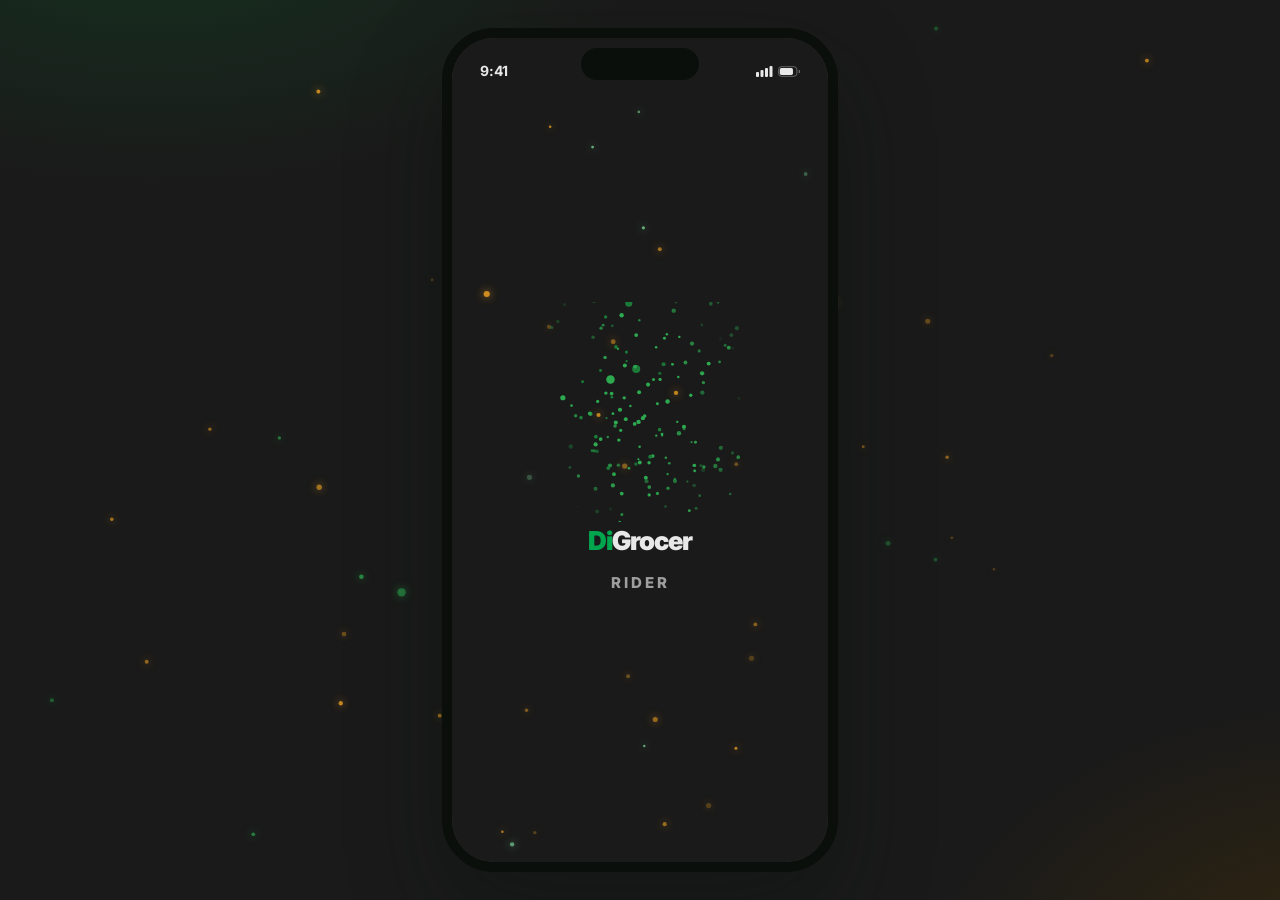
<file: concept/rider.html>
<!DOCTYPE html>
<html lang="en">
<head>
<meta charset="UTF-8">
<meta name="viewport" content="width=device-width, initial-scale=1.0, viewport-fit=cover">
<title>DiGrocer — Rider · iOS-27 concept</title>
<link rel="preconnect" href="https://fonts.googleapis.com">
<link href="https://fonts.googleapis.com/css2?family=Inter:wght@400;600;700;800;900&display=swap" rel="stylesheet">
<link rel="stylesheet" href="shared.css">
<style>
/* ---- rider-only bits (dark, map-first) ---- */
.brandrow{display:flex;align-items:center;gap:10px}
.wordmark{font-size:26px;font-weight:900;letter-spacing:-.04em}
.wordmark .di{color:var(--grocer)}

#scr-splash{display:grid;place-items:center}
#splashCanvas{width:200px;height:220px;display:block;margin:0 auto;position:relative;z-index:2}
#pollenBg{position:absolute;inset:0;width:100%;height:100%}
#scr-splash .wm2{opacity:0;animation:rise .7s var(--ease) 1.5s both;position:relative;z-index:2;text-align:center}

/* full-screen live map */
.bigmap{position:absolute;inset:0;background:#15201A;overflow:hidden}
.bigmap svg.map{position:absolute;inset:0;width:100%;height:100%}
.mappin{position:absolute;width:34px;height:42px;margin:-40px 0 0 -17px;z-index:5;transition:opacity .4s}
.riderdot{position:absolute;width:44px;height:44px;margin:-22px 0 0 -22px;z-index:6;transition:left 1.1s linear,top 1.1s linear}
.riderdot .core{position:absolute;inset:8px;border-radius:50%;background:var(--grocer);border:3px solid #0E1812;box-shadow:0 3px 12px rgba(0,0,0,.5);display:grid;place-items:center;font-size:12px}
.riderdot::before{content:"";position:absolute;inset:0;border-radius:50%;border:2.5px solid var(--grocer);animation:pulse 1.7s ease-out infinite}
#routeLine{transition:opacity .5s}

/* online pill + top chrome */
.onlinepill{
  position:absolute;top:62px;left:50%;transform:translateX(-50%);z-index:30;
  display:flex;align-items:center;gap:8px;border-radius:999px;padding:9px 18px;
  font-size:12.5px;font-weight:900;letter-spacing:.08em;
}
.onlinepill i{width:9px;height:9px;border-radius:50%;background:var(--ink-muted)}
.onlinepill.live i{background:var(--grocer);box-shadow:0 0 0 4px rgba(45,169,79,.25);animation:pulse-dot 1.6s ease infinite}
.topchrome{position:absolute;top:56px;left:14px;right:14px;z-index:30;display:flex;justify-content:space-between;pointer-events:none}
.topchrome .iconbtn{pointer-events:auto}

/* phase bottom sheet */
.phasesheet{
  position:absolute;left:8px;right:8px;bottom:8px;z-index:40;border-radius:30px;
  padding:8px 18px 18px;transition:transform .5s var(--spring);max-height:62%;overflow-y:auto;
  scrollbar-width:none;
}
.phasesheet::-webkit-scrollbar{display:none}
.statline{display:flex;align-items:center;gap:12px;padding:6px 0 12px}
.statline .big{font-size:24px;font-weight:900;letter-spacing:-.02em}
.statline .lab{font-size:11px;color:var(--ink-muted);font-weight:700;letter-spacing:.06em}
.statbox{flex:1;text-align:center}
.statdiv{width:1px;height:34px;background:var(--hairline)}

/* offer card */
.offerhead{display:flex;align-items:center;gap:12px;margin-bottom:12px}
.ring{position:relative;width:54px;height:54px;flex:none}
.ring svg{transform:rotate(-90deg)}
.ring .num{position:absolute;inset:0;display:grid;place-items:center;font-weight:900;font-size:16px}
.legrow{display:flex;gap:11px;padding:9px 0;align-items:flex-start}
.legrow .ic{width:30px;height:30px;border-radius:10px;display:grid;place-items:center;font-size:14px;background:var(--mint);flex:none}
.legrow .tx b{display:block;font-size:13.5px}
.legrow .tx span{font-size:11.5px;color:var(--ink-muted)}
.payline{display:flex;align-items:center;gap:8px;background:var(--mint);border-radius:14px;padding:10px 13px;margin:8px 0 12px}
.payline b{font-size:16px;font-weight:900;color:#7ED99A}
.payline span{font-size:11px;color:var(--ink-muted);flex:1}

/* checklist */
.chk{display:flex;align-items:center;gap:12px;padding:11px 0;border-bottom:1px solid var(--hairline);width:100%;text-align:left}
.chk:last-of-type{border:none}
.chk .box{width:24px;height:24px;border-radius:8px;border:2px solid var(--hairline);display:grid;place-items:center;color:#fff;font-size:13px;flex:none;transition:all .25s var(--spring)}
.chk.on .box{background:var(--grocer);border-color:var(--grocer)}
.chk .tx{flex:1;font-size:13.5px;font-weight:600}
.chk .em{font-size:20px}

/* nav metrics strip */
.navstrip{display:flex;gap:10px;margin-bottom:12px}
.navstrip .m{flex:1;text-align:center;border-radius:16px;padding:9px 4px;background:var(--mint)}
.navstrip .m b{display:block;font-size:16px;font-weight:900}
.navstrip .m span{font-size:10px;color:var(--ink-muted);font-weight:700;letter-spacing:.05em}

/* action rows */
.actrow{display:flex;gap:10px;margin-top:6px}
.actrow .btn{flex:1}

/* earnings */
.earnhero{margin:6px 20px 0;border-radius:26px;padding:22px 20px;color:#fff;background:linear-gradient(135deg,#0F3D1F,var(--forest) 55%,var(--grocer));box-shadow:var(--shadow-pop)}
.earnhero .bal{font-size:34px;font-weight:900;letter-spacing:-.03em;margin:4px 0 4px}
.triprow{display:flex;align-items:center;gap:12px;padding:13px 0;border-bottom:1px solid var(--hairline)}
.triprow .tic{width:36px;height:36px;border-radius:50%;display:grid;place-items:center;font-size:15px;background:var(--mint);flex:none}
.triprow .tx{flex:1}
.triprow .tx b{font-size:13.5px;display:block}
.triprow .tx span{font-size:11.5px;color:var(--ink-muted)}
.triprow .amt{font-weight:900;font-size:14px;color:#7ED99A}

/* photo proof */
.photobox{
  border:2px dashed var(--hairline);border-radius:18px;padding:18px;text-align:center;
  margin-bottom:12px;width:100%;transition:all .25s;
}
.photobox.has{border-style:solid;border-color:var(--grocer);background:var(--mint)}
.photobox .em{font-size:30px;display:block;margin-bottom:6px}
.photobox b{font-size:13px}

/* chat */
.chat{display:flex;flex-direction:column;gap:10px;padding:8px 20px}
.bub{max-width:78%;padding:11px 14px;border-radius:20px;font-size:13.5px;line-height:1.45;animation:rise .35s var(--ease) both}
.bub.ai{background:var(--surface);border:1px solid var(--hairline);border-bottom-left-radius:6px;align-self:flex-start}
.bub.me{background:var(--grocer);color:#fff;border-bottom-right-radius:6px;align-self:flex-end}
.typing{font-size:11.5px;color:var(--ink-muted);padding:0 22px}
.chatbar{position:absolute;left:10px;right:10px;bottom:12px;z-index:55;display:flex;gap:8px;padding:8px;border-radius:26px}
.chatbar input{flex:1;border:none;background:transparent;padding:8px 10px;font-size:14px;outline:none;color:var(--ink)}
.chatbar button{width:42px;height:42px;border-radius:50%;background:var(--grocer);color:#fff;display:grid;place-items:center;flex:none}

/* auth/pending */
.seg{display:flex;background:var(--mint);border-radius:999px;padding:4px;margin:18px 0}
.pendart{font-size:64px;text-align:center;margin:30px 0 14px}
.kv{display:flex;justify-content:space-between;padding:11px 0;border-bottom:1px solid var(--hairline);font-size:13.5px}
.kv span{color:var(--ink-muted)}
.kv:last-of-type{border:none}
.vehopt{display:flex;gap:10px;margin-bottom:12px}
.vehopt button{flex:1;padding:14px 6px;border-radius:16px;border:1.5px solid var(--hairline);background:var(--surface);text-align:center;font-weight:700;font-size:12px;transition:all .2s}
.vehopt button .em{display:block;font-size:24px;margin-bottom:4px}
.vehopt button.on{border-color:var(--grocer);background:var(--mint);box-shadow:0 0 0 4px rgba(45,169,79,.14)}

.empty{text-align:center;padding:50px 30px}
.empty .em{font-size:50px;margin-bottom:12px;display:block}
.empty b{font-size:16px;display:block}
.empty p{color:var(--ink-muted);font-size:13px;margin-top:6px}
.celebr{position:absolute;inset:0;z-index:80;display:none;place-items:center;text-align:center;background:rgba(10,16,12,.55)}
@supports ((backdrop-filter:blur(2px)) or (-webkit-backdrop-filter:blur(2px))){.celebr{-webkit-backdrop-filter:blur(14px);backdrop-filter:blur(14px)}}
.celebr.show{display:grid}
.celebr .card2{padding:28px 26px;border-radius:30px;width:78%}
.celebr .amt{font-size:38px;font-weight:900;letter-spacing:-.03em;color:#7ED99A;margin:8px 0 2px}
</style>
</head>
<body class="rider">
<div class="stage">
<canvas class="amb" id="ambCanvas"></canvas>
<div class="phone" id="phone">
  <div class="island"></div>
  <div class="sbar" style="color:#E8E8E8"><span>9:41</span>
    <span class="sicons">
      <svg width="17" height="11" viewBox="0 0 17 11" fill="currentColor"><rect x="0" y="6" width="3" height="5" rx="1"/><rect x="4.5" y="4" width="3" height="7" rx="1"/><rect x="9" y="2" width="3" height="9" rx="1"/><rect x="13.5" y="0" width="3" height="11" rx="1"/></svg>
      <svg width="22" height="11" viewBox="0 0 25 12" fill="none"><rect x="0.5" y="0.5" width="21" height="11" rx="3.5" stroke="currentColor" opacity=".4"/><rect x="2" y="2" width="15" height="8" rx="2" fill="currentColor"/><path d="M23.5 4 v4 a2 2 0 0 0 0 -4z" fill="currentColor" opacity=".4"/></svg>
    </span>
  </div>

  <!-- ================= SPLASH ================= -->
  <div class="scr full on" id="scr-splash">
    <canvas id="pollenBg"></canvas>
    <div style="display:grid;place-items:center;height:100%;position:relative">
      <div class="wm2">
        <canvas id="splashCanvas"></canvas>
        <div class="wordmark"><span class="di">Di</span>Grocer<br><span style="font-size:15px;font-weight:800;color:var(--ink-muted);letter-spacing:.2em">RIDER</span></div>
      </div>
    </div>
  </div>

  <!-- ================= AUTH ================= -->
  <div class="scr" id="scr-auth">
    <div class="pad" style="padding-top:30px">
      <div class="brandrow" style="margin-bottom:6px">
        <svg width="34" height="40" viewBox="0 0 100 118" fill="none"><path d="M12 6 L12 112 L50 112 C78 112 92 91 92 59 C92 27 78 6 50 6 Z" fill="#2DA94F"/><rect x="12" y="6" width="18" height="106" fill="#1B7A38"/></svg>
        <span class="wordmark"><span class="di">Di</span>Grocer Rider</span>
      </div>
      <p class="sub" style="margin-bottom:18px">Deliver with the market. Prepaid orders — no cash, ever.</p>
      <div class="field"><label>EMAIL</label><input type="email" value="kwame@digrocer.com"></div>
      <div class="field"><label>PASSWORD</label><input type="password" value="••••••••"></div>
      <button class="btn" onclick="goTabR('main')">Sign In</button>
      <p class="sub" style="text-align:center;margin-top:16px">New rider? <button style="color:#7ED99A;font-weight:800" onclick="go('signup')">Create an account →</button></p>
    </div>
  </div>

  <!-- ================= SIGN UP ================= -->
  <div class="scr" id="scr-signup">
    <div class="topbar glass"><button class="iconbtn" onclick="back()" aria-label="Back"><svg viewBox="0 0 24 24" fill="none"><path d="M15 5 L8 12 L15 19" stroke="currentColor" stroke-width="2.4" stroke-linecap="round" stroke-linejoin="round"/></svg></button><h1 id="suTitle">Tell us about yourself</h1></div>
    <div class="pad">
      <div id="suStep1">
        <p class="sub" style="margin-bottom:14px">This helps DiGrocer match you with deliveries.</p>
        <div class="field"><label>FULL NAME</label><input value="Kwame Asante"></div>
        <div class="field"><label>PHONE NUMBER</label><input placeholder="0XXXXXXXXX" value="0244 987 654"></div>
        <p class="eyebrow" style="margin:4px 0 8px">VEHICLE TYPE</p>
        <div class="vehopt">
          <button class="on" onclick="setVeh(this,'Motorcycle')"><span class="em">🛵</span>Motorcycle</button>
          <button onclick="setVeh(this,'Bicycle')"><span class="em">🚲</span>Bicycle</button>
          <button onclick="setVeh(this,'Car')"><span class="em">🚗</span>Car</button>
        </div>
        <button class="btn" onclick="suStep(2)">Continue →</button>
      </div>
      <div id="suStep2" style="display:none">
        <p class="sub" style="margin-bottom:14px">Your login details — use a real email.</p>
        <div class="field"><label>EMAIL ADDRESS</label><input type="email"></div>
        <div class="field"><label>PASSWORD (MIN. 6 CHARACTERS)</label><input type="password"></div>
        <div class="field"><label>CONFIRM PASSWORD</label><input type="password"></div>
        <button class="btn" onclick="go('pending')">Create Account</button>
      </div>
    </div>
  </div>

  <!-- ================= PENDING ================= -->
  <div class="scr" id="scr-pending">
    <div class="pad" style="padding-top:30px;text-align:center">
      <div class="pendart floaty">📋</div>
      <span class="stchip st-pending" style="margin-bottom:10px"><i></i>Application Submitted</span>
      <h2 class="h-display" style="font-size:26px;margin:10px 0 6px">Hey Kwame 👋</h2>
      <p class="sub">Your application is being reviewed. We'll notify you the moment you're approved — usually within 24 hours.</p>
      <div class="card" style="text-align:left;padding:6px 18px;margin:22px 0 16px">
        <div class="kv"><span>Name</span><b>Kwame Asante</b></div>
        <div class="kv"><span>Phone</span><b>0244 987 654</b></div>
        <div class="kv"><span>Vehicle</span><b id="kvVeh">Motorcycle</b></div>
      </div>
      <button class="btn ghost" onclick="goTabR('auth')">Sign Out</button>
    </div>
  </div>

  <!-- ================= MAIN · MAP + PHASE SHEET ================= -->
  <div class="scr full" id="scr-main">
    <div class="bigmap" id="bigMap"></div>
    <div class="onlinepill glass" id="onlinePill"><i></i><span id="onlineTxt">OFFLINE</span></div>
    <div class="topchrome">
      <button class="iconbtn glass" onclick="go('earnings')" aria-label="Earnings"><svg viewBox="0 0 24 24" fill="none"><path d="M12 2 v20 M7 6.5 h7.5 a3.5 3.5 0 0 1 0 7 H8 a3.5 3.5 0 0 0 0 7 h9" stroke="currentColor" stroke-width="2" stroke-linecap="round"/></svg></button>
      <button class="iconbtn glass" onclick="go('support')" aria-label="Support"><svg viewBox="0 0 24 24" fill="none"><path d="M4 6 a8 8 0 0 1 16 0 v5 a8 8 0 0 1 -8 8 l-5 3 v-5" stroke="currentColor" stroke-width="2" stroke-linejoin="round" fill="none"/></svg></button>
    </div>
    <div class="phasesheet glass" id="phaseSheet"></div>
  </div>

  <!-- ================= EARNINGS ================= -->
  <div class="scr" id="scr-earnings">
    <div class="topbar glass"><button class="iconbtn" onclick="back()" aria-label="Back"><svg viewBox="0 0 24 24" fill="none"><path d="M15 5 L8 12 L15 19" stroke="currentColor" stroke-width="2.4" stroke-linecap="round" stroke-linejoin="round"/></svg></button><h1>Earnings</h1><button class="iconbtn" onclick="go('support')" aria-label="Technical Support"><svg viewBox="0 0 24 24" fill="none"><path d="M4 6 a8 8 0 0 1 16 0 v5 a8 8 0 0 1 -8 8 l-5 3 v-5" stroke="currentColor" stroke-width="2" stroke-linejoin="round"/></svg></button></div>
    <div class="earnhero">
      <span class="eyebrow" style="color:rgba(255,255,255,.7)" id="earnDate">TUESDAY, 10 JUNE 2026</span>
      <div style="display:flex;gap:24px;margin-top:8px">
        <div><div class="bal" id="earnTotal">₵73.50</div><span style="font-size:11px;font-weight:700;opacity:.75">TODAY'S EARNINGS</span></div>
        <div><div class="bal" id="earnTrips">5</div><span style="font-size:11px;font-weight:700;opacity:.75">TOTAL TRIPS</span></div>
      </div>
    </div>
    <div class="railhead"><span class="h-sec">Today's deliveries</span></div>
    <div class="pad" id="tripList"></div>
  </div>

  <!-- ================= SUPPORT ================= -->
  <div class="scr" id="scr-support">
    <div class="topbar glass"><button class="iconbtn" onclick="back()" aria-label="Back"><svg viewBox="0 0 24 24" fill="none"><path d="M15 5 L8 12 L15 19" stroke="currentColor" stroke-width="2.4" stroke-linecap="round" stroke-linejoin="round"/></svg></button><h1>Technical Support</h1></div>
    <div class="chat" id="chatLog">
      <div class="bub ai">Hi Kwame 👋 Describe the issue and we'll help or escalate it.</div>
    </div>
    <p class="typing" id="chatTyping" style="display:none">Support is typing…</p>
    <div class="chatbar glass">
      <input id="chatInput" placeholder="Describe your issue…" onkeydown="if(event.key==='Enter')sendChat()">
      <button onclick="sendChat()" aria-label="Send"><svg width="18" height="18" viewBox="0 0 24 24" fill="none"><path d="M3 12 L21 3 L14 21 L11 13 Z" stroke="currentColor" stroke-width="2" stroke-linejoin="round"/></svg></button>
    </div>
  </div>

  <div class="toast glass" id="toastEl"><span id="toastEm">✓</span><span id="toastTx"></span></div>
  <div class="celebr" id="celebr">
    <div class="card2 glass">
      <span style="font-size:40px">🎉</span>
      <h2 style="font-size:19px;font-weight:900;margin-top:8px">Delivery complete!</h2>
      <div class="amt" id="celebrAmt">+₵15.50</div>
      <p class="sub">Prepaid — no cash needed</p>
      <button class="btn" style="margin-top:16px" onclick="closeCelebr()">Back online</button>
    </div>
  </div>
  <canvas class="fxoverlay" id="fxOverlay"></canvas>
</div>
</div>

<script src="fx.js"></script>
<script>
'use strict';
function cedi(v){return '₵'+v.toFixed(2);}

/* ================= router ================= */
var stack=['splash'],current='splash';
function show(id){
  document.querySelectorAll('.scr').forEach(function(s){s.classList.remove('on');});
  var el=document.getElementById('scr-'+id);
  el.classList.add('on');el.scrollTop=0;current=id;
}
function go(id){stack.push(id);show(id);}
function goTabR(id){stack=[id];show(id);if(id==='main')renderPhase();}
function back(){if(stack.length>1)stack.pop();show(stack[stack.length-1]);}

var toastT;
function toast(em,tx){
  document.getElementById('toastEm').textContent=em;
  document.getElementById('toastTx').textContent=tx;
  var t=document.getElementById('toastEl');
  t.classList.add('show');clearTimeout(toastT);
  toastT=setTimeout(function(){t.classList.remove('show');},2200);
}

/* ================= boot ================= */
var fxo;
window.addEventListener('load',function(){
  DGFX.mount(document.getElementById('ambCanvas'),'pollen',{count:30,glow:'#F5A623',glow2:'#2DA94F'});
  DGFX.mount(document.getElementById('pollenBg'),'pollen',{count:26});
  DGFX.mount(document.getElementById('splashCanvas'),'logo',{scale:.92});
  fxo=DGFX.mount(document.getElementById('fxOverlay'),'burstlayer');
  drawBigMap();renderTrips();
  setTimeout(function(){go('auth');},2600);
});

/* ================= signup ================= */
function setVeh(btn,v){
  btn.parentElement.querySelectorAll('button').forEach(function(b){b.classList.remove('on');});
  btn.classList.add('on');
  document.getElementById('kvVeh').textContent=v;
}
function suStep(n){
  document.getElementById('suStep1').style.display=n===1?'':'none';
  document.getElementById('suStep2').style.display=n===2?'':'none';
  document.getElementById('suTitle').textContent=n===1?'Tell us about yourself':'Create your account';
}

/* ================= map ================= */
function drawBigMap(){
  document.getElementById('bigMap').innerHTML=
  '<svg class="map" viewBox="0 0 400 800" preserveAspectRatio="xMidYMid slice">'+
  '<rect width="400" height="800" fill="#15201A"/>'+
  '<path d="M0 170 Q130 140 240 175 T400 160" stroke="#22312A" stroke-width="16" fill="none"/>'+
  '<path d="M70 0 V800 M310 0 Q295 380 330 800" stroke="#22312A" stroke-width="13" fill="none"/>'+
  '<path d="M0 420 H400 M0 600 Q200 570 400 615" stroke="#22312A" stroke-width="11" fill="none"/>'+
  '<path d="M160 0 Q175 300 140 800" stroke="#1E2B24" stroke-width="8" fill="none"/>'+
  '<path d="M0 290 Q200 270 400 300" stroke="#1E2B24" stroke-width="7" fill="none"/>'+
  '<ellipse cx="345" cy="350" rx="52" ry="40" fill="#1A2F22"/>'+
  '<rect x="90" y="200" width="50" height="38" rx="7" fill="#1C2922"/>'+
  '<rect x="200" y="470" width="58" height="40" rx="7" fill="#1C2922"/>'+
  '<rect x="250" y="220" width="40" height="30" rx="7" fill="#1C2922"/>'+
  '<path id="routeLine" d="M85 690 Q100 540 165 470 Q220 410 230 250 L255 235" stroke="#2DA94F" stroke-width="5" stroke-dasharray="11 8" stroke-linecap="round" fill="none" opacity="0"/>'+
  '<path id="routeLine2" d="M255 235 Q300 280 310 400 Q318 500 250 580 L210 640" stroke="#F5A623" stroke-width="5" stroke-dasharray="11 8" stroke-linecap="round" fill="none" opacity="0"/>'+
  '</svg>'+
  '<div class="mappin" id="pinStore" style="left:64%;top:29%;opacity:0"><svg viewBox="0 0 34 42"><path d="M17 41 C7 30 1 22 1 14 a16 16 0 0 1 32 0 c0 8-6 16-16 27z" fill="#2DA94F"/><circle cx="17" cy="14" r="6.5" fill="#0E1812"/></svg></div>'+
  '<div class="mappin" id="pinCust" style="left:52%;top:80%;opacity:0"><svg viewBox="0 0 34 42"><path d="M17 41 C7 30 1 22 1 14 a16 16 0 0 1 32 0 c0 8-6 16-16 27z" fill="#F5A623"/><circle cx="17" cy="14" r="6.5" fill="#0E1812"/></svg></div>'+
  '<div class="riderdot" id="riderDot" style="left:21%;top:86%"><span class="core">🛵</span></div>';
}
function setMap(route1,route2,store,cust){
  document.getElementById('routeLine').style.opacity=route1?1:0;
  document.getElementById('routeLine2').style.opacity=route2?1:0;
  document.getElementById('pinStore').style.opacity=store?1:0;
  document.getElementById('pinCust').style.opacity=cust?1:0;
}
var TO_STORE_PATH=[[21,86],[25,68],[41,59],[55,51],[57,33],[64,29]];
var TO_CUST_PATH=[[64,29],[75,35],[78,50],[76,63],[62,72],[52,80]];
var riderAnim=null,riderPos=[21,86];
function animRider(path,done){
  clearInterval(riderAnim);
  var i=0,dot=document.getElementById('riderDot');
  riderAnim=setInterval(function(){
    i++;
    if(i>=path.length){clearInterval(riderAnim);if(done)done();return;}
    riderPos=path[i];
    dot.style.left=path[i][0]+'%';dot.style.top=path[i][1]+'%';
  },1300);
}

/* ================= delivery phase machine =================
   OFFLINE → ONLINE_IDLE → OFFER → TO_STORE → AT_STORE
   → TO_CUSTOMER → AT_CUSTOMER → (celebrate) → ONLINE_IDLE  */
var phase='OFFLINE';
var offerTimer=null,countTimer=null,remain=30,arrivedStore=false,arrivedCust=false,photoOn=false;
var ORDER={no:'DG-7B3K2F',store:'DiGrocer Osu Hub',storeAddr:'14 Oxford St, Osu',cust:'Adwoa B.',custAddr:'7 Kofi Annan Ave, Labone',ghpost:'GA-184-1234',landmark:'Blue gate, opposite the pharmacy',km1:3.2,km2:2.4,pay:15.50,items:[['🥑','Avocados ×3','×2'],['🍚','Jasmine Rice 5kg','×1'],['🥛','Fresh Milk 1L','×2']]};
var earnToday=73.50,tripsToday=5;

function renderPhase(){
  var s=document.getElementById('phaseSheet');
  var pill=document.getElementById('onlinePill');
  pill.classList.toggle('live',phase!=='OFFLINE');
  document.getElementById('onlineTxt').textContent=phase==='OFFLINE'?'OFFLINE':'ONLINE';

  if(phase==='OFFLINE'){
    setMap(false,false,false,false);
    s.innerHTML='<div class="grab"></div>'+
    '<div class="statline"><div class="statbox"><div class="big">'+cedi(earnToday)+'</div><div class="lab">TODAY\'S EARNINGS</div></div><div class="statdiv"></div><div class="statbox"><div class="big">'+tripsToday+'</div><div class="lab">TODAY\'S TRIPS</div></div></div>'+
    '<p class="sub" style="text-align:center;margin-bottom:14px"><b style="color:var(--ink)">You\'re offline.</b> Go online to start receiving delivery offers.</p>'+
    '<button class="btn" onclick="goOnline()">Go Online</button>'+
    '<button class="btn ghost" style="margin-top:8px" onclick="go(\'earnings\')">View Earnings</button>';
  }
  else if(phase==='ONLINE_IDLE'){
    setMap(false,false,false,false);
    s.innerHTML='<div class="grab"></div>'+
    '<div style="display:flex;align-items:center;gap:13px;padding:4px 0 12px">'+
      '<span style="position:relative;width:42px;height:42px;flex:none"><span style="position:absolute;inset:10px;border-radius:50%;background:var(--grocer)"></span><span style="position:absolute;inset:0;border-radius:50%;border:2.5px solid var(--grocer);animation:pulse 1.7s ease-out infinite"></span></span>'+
      '<span style="flex:1"><b style="font-size:16px">Waiting for orders…</b><br><span class="sub">Stay in your zone for faster offers.</span></span></div>'+
    '<button class="btn ghost" onclick="goOffline()">Go Offline</button>';
  }
  else if(phase==='OFFER'){
    setMap(false,false,true,true);
    s.innerHTML='<div class="grab"></div>'+
    '<div class="offerhead">'+
      '<div class="ring"><svg width="54" height="54"><circle cx="27" cy="27" r="22" stroke="var(--hairline)" stroke-width="4.5" fill="none"/><circle id="ringArc" cx="27" cy="27" r="22" stroke="#2DA94F" stroke-width="4.5" fill="none" stroke-linecap="round" stroke-dasharray="138.2" stroke-dashoffset="0"/></svg><span class="num" id="ringNum">30</span></div>'+
      '<span style="flex:1"><b style="font-size:17px;font-weight:900">New delivery</b><br><span class="sub" id="respondLine">Respond within 30s</span></span></div>'+
    '<div class="payline"><b>'+cedi(ORDER.pay)+'</b><span>est. payout · '+(ORDER.km1+ORDER.km2).toFixed(1)+' km total · Prepaid — no cash needed</span></div>'+
    '<div class="legrow"><span class="ic">🏬</span><span class="tx"><b>'+ORDER.store+'</b><span>Pick up · '+ORDER.km1.toFixed(1)+' km away</span></span></div>'+
    '<div class="legrow"><span class="ic">🏠</span><span class="tx"><b>'+ORDER.custAddr+'</b><span>Deliver · '+ORDER.km2.toFixed(1)+' km from store</span></span></div>'+
    '<div class="actrow"><button class="btn ghost" onclick="declineOffer()">Decline</button><button class="btn" id="acceptBtn" onclick="acceptOffer()">Accept</button></div>';
    startCountdown();
  }
  else if(phase==='TO_STORE'){
    setMap(true,false,true,true);
    s.innerHTML='<div class="grab"></div>'+
    '<span class="eyebrow">PICK UP AT</span>'+
    '<b style="font-size:19px;font-weight:900;display:block;margin:2px 0 10px">'+ORDER.store+'</b>'+
    '<div class="navstrip"><div class="m"><b id="etaStore">8 min</b><span>ETA</span></div><div class="m"><b>'+ORDER.km1.toFixed(1)+' km</b><span>DISTANCE</span></div><div class="m"><b>'+ORDER.no+'</b><span>ORDER</span></div></div>'+
    '<div class="legrow" style="padding-top:0"><span class="ic">🏬</span><span class="tx"><b>'+ORDER.storeAddr+'</b><span>Store · doors open 8 AM – 9 PM</span></span></div>'+
    '<div class="actrow"><button class="btn tonal" onclick="toast(\'🗺️\',\'Opening Google Maps turn-by-turn…\')">Navigate</button><button class="btn" id="arriveStoreBtn" onclick="arriveStore()" '+(arrivedStore?'':'disabled')+'>Arrived at store</button></div>';
  }
  else if(phase==='AT_STORE'){
    setMap(false,false,true,true);
    s.innerHTML='<div class="grab"></div>'+
    '<span class="eyebrow">AT THE STORE</span>'+
    '<b style="font-size:19px;font-weight:900;display:block;margin:2px 0 8px">Collect '+ORDER.no+'</b>'+
    ORDER.items.map(function(it,i){
      return '<button class="chk" id="chk'+i+'" onclick="tickItem('+i+',event)"><span class="box">✓</span><span class="em">'+it[0]+'</span><span class="tx">'+it[1]+' <span style="color:var(--ink-muted)">'+it[2]+'</span></span></button>';
    }).join('')+
    '<div style="margin-top:12px"><div class="swipe" id="swipePickup"><div class="fill"></div><span class="lbl">Swipe — I have the order</span><div class="thumb">›</div></div></div>';
    initSwipe('swipePickup',pickedUp);
  }
  else if(phase==='TO_CUSTOMER'){
    setMap(false,true,true,true);
    s.innerHTML='<div class="grab"></div>'+
    '<span class="eyebrow">DELIVER TO</span>'+
    '<b style="font-size:19px;font-weight:900;display:block;margin:2px 0 10px">'+ORDER.cust+'</b>'+
    '<div class="navstrip"><div class="m"><b id="etaCust">6 min</b><span>ETA</span></div><div class="m"><b>'+ORDER.km2.toFixed(1)+' km</b><span>DISTANCE</span></div><div class="m"><b>'+cedi(ORDER.pay)+'</b><span>PAYOUT</span></div></div>'+
    '<div class="legrow" style="padding-top:0"><span class="ic">🏠</span><span class="tx"><b>'+ORDER.custAddr+'</b><span>GhanaPost: '+ORDER.ghpost+' · '+ORDER.landmark+'</span></span></div>'+
    '<div class="actrow"><button class="btn ghost sm" style="flex:0 0 52px;padding:0" onclick="toast(\'📞\',\'Calling Adwoa…\')" aria-label="Call"><svg width="18" height="18" viewBox="0 0 24 24" fill="none"><path d="M5 4 h4 l1.5 4.5 -2.5 1.5 a12 12 0 0 0 6 6 l1.5-2.5 L20 15 v4 a1.5 1.5 0 0 1-1.7 1.5 C10 20 4 14 3.5 5.7 A1.5 1.5 0 0 1 5 4z" stroke="currentColor" stroke-width="2" stroke-linejoin="round"/></svg></button>'+
    '<button class="btn tonal" onclick="toast(\'🗺️\',\'Opening Google Maps turn-by-turn…\')">Navigate</button>'+
    '<button class="btn" id="arriveCustBtn" onclick="arriveCust()" '+(arrivedCust?'':'disabled')+'>Arrived</button></div>';
  }
  else if(phase==='AT_CUSTOMER'){
    setMap(false,false,false,true);
    s.innerHTML='<div class="grab"></div>'+
    '<span class="eyebrow">COMPLETE DELIVERY</span>'+
    '<b style="font-size:19px;font-weight:900;display:block;margin:2px 0 10px">'+ORDER.no+' · '+ORDER.cust+'</b>'+
    '<button class="photobox'+(photoOn?' has':'')+'" id="photoBox" onclick="addPhoto()">'+
      '<span class="em">'+(photoOn?'✅':'📷')+'</span><b>'+(photoOn?'Photo added ✓':'Add delivery photo (optional)')+'</b>'+
    '</button>'+
    '<div class="swipe" id="swipeDone"><div class="fill"></div><span class="lbl">Swipe to complete delivery</span><div class="thumb">›</div></div>';
    initSwipe('swipeDone',completeDelivery);
  }
}

/* phase actions */
function goOnline(){phase='ONLINE_IDLE';renderPhase();toast('🟢','You are online');
  offerTimer=setTimeout(function(){if(phase==='ONLINE_IDLE'){phase='OFFER';renderPhase();}},4200);}
function goOffline(){phase='OFFLINE';clearTimeout(offerTimer);renderPhase();}
function startCountdown(){
  remain=30;clearInterval(countTimer);
  countTimer=setInterval(function(){
    remain--;
    var n=document.getElementById('ringNum');if(!n){clearInterval(countTimer);return;}
    n.textContent=remain;
    document.getElementById('respondLine').textContent='Respond within '+remain+'s';
    document.getElementById('ringArc').style.strokeDashoffset=(138.2*(1-remain/30)).toFixed(1);
    if(remain<=0){clearInterval(countTimer);declineOffer();}
  },1000);
}
function declineOffer(){clearInterval(countTimer);phase='ONLINE_IDLE';renderPhase();toast('↩️','Offer passed');
  offerTimer=setTimeout(function(){if(phase==='ONLINE_IDLE'){phase='OFFER';renderPhase();}},6000);}
function acceptOffer(){
  clearInterval(countTimer);
  var b=document.getElementById('acceptBtn');b.textContent='Accepting…';
  setTimeout(function(){
    phase='TO_STORE';arrivedStore=false;renderPhase();
    animRider(TO_STORE_PATH,function(){
      arrivedStore=true;
      var btn=document.getElementById('arriveStoreBtn');
      if(btn){btn.disabled=false;toast('🏬','You\'ve reached the store');}
      var eta=document.getElementById('etaStore');if(eta)eta.textContent='0 min';
    });
    var t=8,etaT=setInterval(function(){
      t=Math.max(0,t-2);var eta=document.getElementById('etaStore');
      if(!eta||phase!=='TO_STORE'){clearInterval(etaT);return;}
      eta.textContent=t+' min';
    },1300);
  },700);
}
function arriveStore(){phase='AT_STORE';renderPhase();}
function tickItem(i,ev){
  var el=document.getElementById('chk'+i);
  el.classList.toggle('on');
  if(el.classList.contains('on'))burstAtEvent(ev,['#2DA94F','#F5A623'],7);
}
function pickedUp(){
  phase='TO_CUSTOMER';arrivedCust=false;renderPhase();
  toast('📦','Order collected — head to Adwoa');
  animRider(TO_CUST_PATH,function(){
    arrivedCust=true;
    var btn=document.getElementById('arriveCustBtn');
    if(btn){btn.disabled=false;toast('🏠','You\'ve arrived');}
    var eta=document.getElementById('etaCust');if(eta)eta.textContent='0 min';
  });
  var t=6,etaT=setInterval(function(){
    t=Math.max(0,t-2);var eta=document.getElementById('etaCust');
    if(!eta||phase!=='TO_CUSTOMER'){clearInterval(etaT);return;}
    eta.textContent=t+' min';
  },1300);
}
function arriveCust(){phase='AT_CUSTOMER';photoOn=false;renderPhase();}
function addPhoto(){photoOn=true;renderPhase();}
function completeDelivery(){
  earnToday=+(earnToday+ORDER.pay).toFixed(2);tripsToday++;
  TRIPS.unshift(['9:41 AM',ORDER.no,ORDER.pay]);
  renderTrips();
  document.getElementById('celebrAmt').textContent='+'+cedi(ORDER.pay);
  document.getElementById('celebr').classList.add('show');
  var ph=document.getElementById('phone');
  DGFX.burstAt(document.getElementById('fxOverlay'),ph.clientWidth/2,ph.clientHeight/2,['#2DA94F','#F5A623','#7ED99A'],28);
}
function closeCelebr(){
  document.getElementById('celebr').classList.remove('show');
  phase='ONLINE_IDLE';
  document.getElementById('riderDot').style.left='21%';
  document.getElementById('riderDot').style.top='86%';
  renderPhase();
  offerTimer=setTimeout(function(){if(phase==='ONLINE_IDLE'){phase='OFFER';renderPhase();}},8000);
}

/* ================= swipe to confirm ================= */
function initSwipe(id,done){
  var el=document.getElementById(id);if(!el)return;
  var thumb=el.querySelector('.thumb'),fill=el.querySelector('.fill');
  var startX=0,x=0,drag=false;
  var maxX=function(){return el.clientWidth-58;};
  function onDown(e){drag=true;startX=(e.touches?e.touches[0].clientX:e.clientX)-x;e.preventDefault();}
  function onMove(e){
    if(!drag)return;
    x=Math.max(0,Math.min(maxX(),(e.touches?e.touches[0].clientX:e.clientX)-startX));
    thumb.style.transform='translateX('+x+'px)';
    fill.style.width=(x+54)+'px';
  }
  function onUp(){
    if(!drag)return;drag=false;
    if(x>=maxX()*.85){
      el.classList.add('done');
      thumb.style.transform='translateX('+maxX()+'px)';thumb.textContent='✓';
      setTimeout(done,350);
    }else{
      x=0;thumb.style.transition='transform .4s cubic-bezier(.34,1.45,.64,1)';
      thumb.style.transform='translateX(0)';fill.style.width='0';
      setTimeout(function(){thumb.style.transition='';},400);
    }
  }
  thumb.addEventListener('mousedown',onDown);thumb.addEventListener('touchstart',onDown,{passive:false});
  window.addEventListener('mousemove',onMove);window.addEventListener('touchmove',onMove,{passive:false});
  window.addEventListener('mouseup',onUp);window.addEventListener('touchend',onUp);
}

/* ================= bursts ================= */
function burstAtEvent(ev,colors,n){
  var ph=document.getElementById('phone').getBoundingClientRect();
  var x=(ev.clientX||ph.left+ph.width/2)-ph.left;
  var y=(ev.clientY||ph.top+ph.height/2)-ph.top;
  DGFX.burstAt(document.getElementById('fxOverlay'),x,y,colors,n);
}

/* ================= earnings ================= */
var TRIPS=[
  ['8:52 AM','DG-2H8M4Q',12.00],
  ['8:14 AM','DG-9C1X7P',15.50],
  ['7:43 AM','DG-5T6W2R',12.00],
  ['7:02 AM','DG-8K3J9L',18.00],
  ['6:31 AM','DG-1M4N7V',16.00]
];
function renderTrips(){
  document.getElementById('earnTotal').textContent=cedi(earnToday);
  document.getElementById('earnTrips').textContent=tripsToday;
  var el=document.getElementById('tripList');
  if(!TRIPS.length){
    el.innerHTML='<div class="empty"><span class="em">🛵</span><b>No deliveries yet today</b><p>Go online to start earning.</p></div>';return;
  }
  el.innerHTML=TRIPS.map(function(t){
    return '<div class="triprow"><span class="tic">📦</span><span class="tx"><b>Order '+t[1]+'</b><span>Delivered · '+t[0]+'</span></span><span class="amt">+'+cedi(t[2])+'</span></div>';
  }).join('')+
  '<p class="sub" style="margin-top:12px;font-size:11.5px">Every delivery pays a GH₵ 12.00 minimum — distance pay adds beyond your free radius. Payouts via Paystack MoMo.</p>';
}

/* ================= support chat ================= */
var REPLIES=[
  [/offer|order|accept/i,'If offers aren\'t coming through, check you\'re ONLINE and inside your zone. I can escalate to dispatch if it persists.'],
  [/pay|payout|earning|momo/i,'Payouts go to your MoMo via Paystack. Every delivery pays a GH₵ 12.00 minimum plus distance beyond the free radius.'],
  [/gps|location|map/i,'Make sure location permission is set to "Allow all the time" and battery optimisation is off for DiGrocer Rider.'],
  [/.*/,'Noted ✍️ I\'ve logged this for the technical team — they usually respond within the hour. Anything else?']
];
function sendChat(){
  var inp=document.getElementById('chatInput');
  var v=inp.value.trim();if(!v)return;
  var log=document.getElementById('chatLog');
  log.insertAdjacentHTML('beforeend','<div class="bub me"></div>');
  log.lastElementChild.textContent=v;
  inp.value='';
  var sc=document.getElementById('scr-support');sc.scrollTop=sc.scrollHeight;
  document.getElementById('chatTyping').style.display='';
  setTimeout(function(){
    document.getElementById('chatTyping').style.display='none';
    var r=REPLIES.find(function(p){return p[0].test(v);});
    log.insertAdjacentHTML('beforeend','<div class="bub ai"></div>');
    log.lastElementChild.textContent=r[1];
    sc.scrollTop=sc.scrollHeight;
  },1100);
}

renderPhase();
</script>
</body>
</html>
</file>
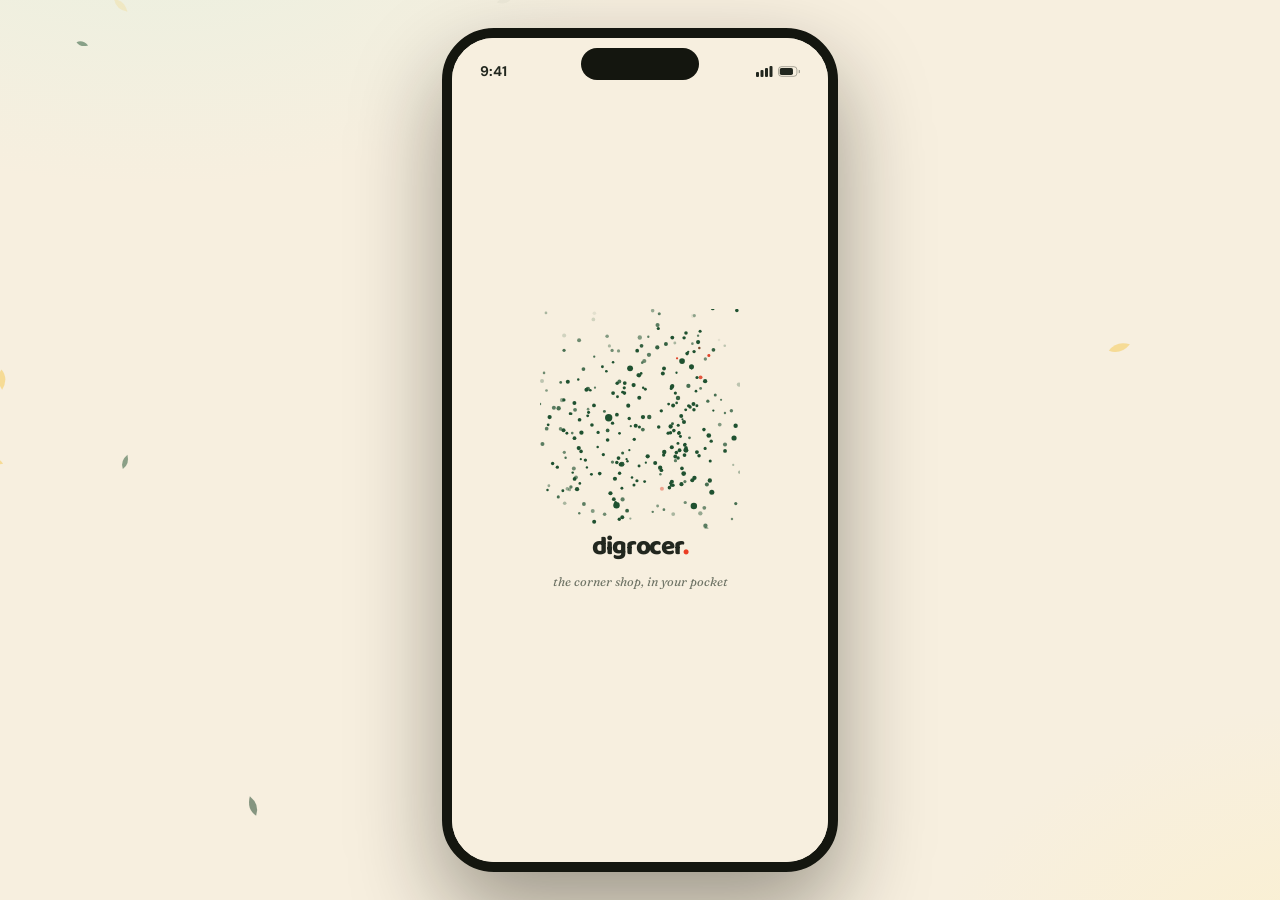
<file: ios/customer.html>
<!DOCTYPE html>
<html lang="en">
<head>
<meta charset="UTF-8">
<meta name="viewport" content="width=device-width, initial-scale=1.0, viewport-fit=cover">
<title>digrocer — customer · iOS 27 (lab theme)</title>
<link rel="preconnect" href="https://fonts.googleapis.com">
<link href="https://fonts.googleapis.com/css2?family=Baloo+2:wght@500;600;700;800&family=DM+Sans:opsz,wght@9..40,400..800&family=Fraunces:ital,opsz,wght@1,9..144,500..700&display=swap" rel="stylesheet">
<link rel="stylesheet" href="shared.css">
<style>
/* ---- customer-only bits ---- */
.brandrow{display:flex;align-items:center;gap:10px}
.kmark{flex:none}
.wordmark{font-size:26px;font-weight:900;letter-spacing:-.04em}
.wordmark .dot{color:var(--berry)}

/* splash */
#scr-splash{display:grid;place-items:center;background:var(--canvas)}
#scr-splash .inner{text-align:center;width:100%}
#splashCanvas{width:200px;height:220px;display:block;margin:0 auto}
#scr-splash .wordmark{opacity:0;animation:rise .7s var(--ease) 1.5s both}
#scr-splash .tag{font-size:12.5px;color:var(--ink-muted);margin-top:6px;opacity:0;animation:rise .7s var(--ease) 1.8s both}

/* onboarding */
#obSlides{display:flex;overflow-x:auto;scroll-snap-type:x mandatory;height:100%;scrollbar-width:none}
#obSlides::-webkit-scrollbar{display:none}
.obslide{flex:0 0 100%;scroll-snap-align:center;display:flex;flex-direction:column;justify-content:center;padding:0 34px;text-align:center}
.obslide .art{font-size:88px;margin-bottom:26px}
.obslide h2{font-size:31px;font-weight:900;letter-spacing:-.035em;line-height:1.12;white-space:pre-line}
.obslide p{color:var(--ink-muted);margin-top:12px;font-size:14.5px}
.obfoot{position:absolute;left:0;right:0;bottom:0;padding:18px 22px 30px;display:flex;align-items:center;gap:14px}
.obdots{display:flex;gap:6px;flex:1}
.obdots i{width:7px;height:7px;border-radius:99px;background:var(--hairline);transition:all .35s var(--spring)}
.obdots i.on{width:22px;background:var(--grocer)}
.obskip{position:absolute;top:62px;right:22px;z-index:5;font-weight:800;font-size:13.5px;color:var(--ink-muted);padding:8px 14px;border-radius:999px}

/* auth */
.seg{display:flex;background:var(--mint);border-radius:999px;padding:4px;margin:18px 0}
.seg button{flex:1;padding:11px;border-radius:999px;font-weight:800;font-size:13.5px;color:var(--forest);transition:all .25s var(--spring)}
.seg button.on{background:var(--surface);box-shadow:var(--shadow)}
.authstep{display:none}
.authstep.on{display:block;animation:rise .4s var(--ease) both}
.legal{font-size:11.5px;color:var(--ink-muted);text-align:center;margin-top:14px}
.legal a{color:var(--forest);font-weight:700;text-decoration:none}

/* home */
.homehead{padding:6px 20px 4px;display:flex;align-items:center;gap:12px}
.homehead .greet{flex:1;min-width:0}
.homehead .greet b{font-size:19px;font-weight:900;letter-spacing:-.02em;display:block}
.addresschip{display:inline-flex;align-items:center;gap:5px;font-size:12px;color:var(--ink-muted);font-weight:600;border:none;padding:2px 0}
.addresschip svg{width:12px;height:12px;color:var(--grocer)}
.searchfield{
  margin:10px 20px 4px;display:flex;align-items:center;gap:10px;padding:13px 16px;
  border-radius:18px;color:var(--ink-muted);font-size:14px;font-weight:600;width:calc(100% - 40px);
  border:1px solid var(--hairline);
}
.searchfield svg{width:17px;height:17px;flex:none}
.promorail{display:flex;gap:12px;overflow-x:auto;padding:14px 20px 6px;scroll-snap-type:x mandatory;scrollbar-width:none}
.promorail::-webkit-scrollbar{display:none}
.promo{
  flex:0 0 86%;scroll-snap-align:center;border-radius:var(--r-card);padding:18px;color:#fff;
  background:linear-gradient(120deg,var(--forest),var(--grocer));position:relative;overflow:hidden;
  border:none;text-align:left;box-shadow:var(--shadow-pop);
}
.promo.amber{background:linear-gradient(120deg,#C77F0A,var(--harvest));color:#2A1D03}
.promo .pcode{display:inline-block;background:rgba(255,255,255,.22);border-radius:999px;padding:4px 11px;font-size:11px;font-weight:800;letter-spacing:.06em;margin-bottom:9px}
.promo h3{font-size:19px;font-weight:900;letter-spacing:-.02em;line-height:1.15}
.promo p{font-size:12px;opacity:.85;margin-top:4px}
.promo .bigem{position:absolute;right:-6px;bottom:-12px;font-size:74px;opacity:.9}
.catrow{display:flex;gap:9px;overflow-x:auto;padding:12px 20px 4px;scrollbar-width:none}
.catrow::-webkit-scrollbar{display:none}
.catpill{flex:none;display:flex;flex-direction:column;align-items:center;gap:6px;width:64px;border:none;background:none}
.catpill .em{width:56px;height:56px;border-radius:20px;background:var(--surface);border:1px solid var(--hairline);display:grid;place-items:center;font-size:25px;box-shadow:var(--shadow);transition:transform .2s var(--spring)}
.catpill:active .em{transform:scale(.9)}
.catpill span{font-size:10.5px;font-weight:700;color:var(--ink-muted)}
.railhead{display:flex;align-items:baseline;padding:18px 20px 10px}
.railhead .h-sec{flex:1}
.railhead button{font-size:12px;font-weight:800;color:var(--grocer)}
.rail{display:flex;gap:11px;overflow-x:auto;padding:2px 20px 8px;scrollbar-width:none}
.rail::-webkit-scrollbar{display:none}
.rail .tile{flex:0 0 138px}
.grid2{display:grid;grid-template-columns:1fr 1fr;gap:11px;padding:2px 20px}

/* product detail */
.pdhero{height:300px;background:linear-gradient(160deg,var(--mint),var(--mint-deep));display:grid;place-items:center;font-size:120px;position:relative}
.pdbody{margin-top:-26px;position:relative;background:var(--canvas);border-radius:30px 30px 0 0;padding:22px 20px 40px}
.pdbar{position:absolute;left:14px;right:14px;bottom:14px;z-index:50;border-radius:26px;padding:10px;display:flex;gap:10px;align-items:center}
.pdbar .step2{display:flex;align-items:center;gap:2px;background:var(--mint);border-radius:999px;padding:4px}
.pdbar .step2 button{width:38px;height:38px;border-radius:50%;background:var(--surface);font-size:18px;font-weight:800;color:var(--forest);box-shadow:var(--shadow)}
.pdbar .step2 .q{min-width:30px;text-align:center;font-weight:900;font-size:15px}
.pdbar .btn{flex:1}

/* cart rows */
.cartrow{display:flex;gap:12px;align-items:center;padding:12px 0;border-bottom:1px solid var(--hairline)}
.cartrow .ph{width:58px;height:58px;border-radius:14px;background:linear-gradient(150deg,var(--mint),var(--mint-deep));display:grid;place-items:center;font-size:26px;flex:none}
.cartrow .tx{flex:1;min-width:0}
.cartrow .tx b{font-size:13.5px;display:block}
.cartrow .tx span{font-size:12px;color:var(--ink-muted)}
.cartrow .rstep{display:flex;align-items:center;gap:2px;background:var(--mint);border-radius:999px;padding:3px}
.cartrow .rstep button{width:28px;height:28px;border-radius:50%;background:var(--surface);font-weight:800;color:var(--forest);font-size:15px;box-shadow:var(--shadow)}
.cartrow .rstep .q{min-width:22px;text-align:center;font-weight:800;font-size:13px}
.totals{padding:4px 0}
.totals .row{display:flex;justify-content:space-between;font-size:13.5px;padding:5px 0;color:var(--ink-muted)}
.totals .row b{color:var(--ink)}
.totals .row.grand{border-top:1.5px dashed var(--hairline);margin-top:6px;padding-top:11px;font-size:16px;font-weight:900;color:var(--ink)}
.totals .row .save{color:var(--grocer);font-weight:800}
.promofield{display:flex;gap:8px;margin:12px 0}
.promofield input{flex:1;padding:12px 15px;border-radius:14px;border:1.5px solid var(--hairline);background:var(--surface);font-weight:600}
.promofield button{padding:0 20px;border-radius:14px;background:var(--ink);color:var(--canvas);font-weight:800;font-size:13px}

/* checkout */
.payopt{display:flex;align-items:center;gap:12px;width:100%;text-align:left;padding:14px;border-radius:18px;border:1.5px solid var(--hairline);background:var(--surface);margin-bottom:10px;transition:all .2s}
.payopt.on{border-color:var(--grocer);background:var(--mint);box-shadow:0 0 0 4px rgba(45,169,79,.12)}
.payopt .pic{width:40px;height:40px;border-radius:12px;display:grid;place-items:center;font-size:19px;background:var(--mint);flex:none}
.payopt.on .pic{background:var(--surface)}
.payopt .tx{flex:1}
.payopt .tx b{display:block;font-size:14px}
.payopt .tx span{font-size:11.5px;color:var(--ink-muted)}
.radio{width:21px;height:21px;border-radius:50%;border:2px solid var(--hairline);flex:none;position:relative}
.payopt.on .radio{border-color:var(--grocer)}
.payopt.on .radio::after{content:"";position:absolute;inset:3.5px;border-radius:50%;background:var(--grocer);animation:popIn .3s var(--spring)}

/* receipt */
#scr-receipt{display:grid;place-items:center;text-align:center}
#receiptCheck{width:150px;height:150px;margin:0 auto}
.bigtotals{display:flex;gap:12px;margin:20px 20px 0}
.bigtotals .card{flex:1;padding:14px 10px}
.bigtotals .eyebrow{margin-bottom:4px}
.bigtotals b{font-size:17px;font-weight:900;letter-spacing:-.01em}

/* map */
.mapwrap{position:relative;height:330px;overflow:hidden;background:#EFE9D8}
body.dark .mapwrap{background:#16241B}
.mapwrap svg.map{position:absolute;inset:0;width:100%;height:100%}
.mappin{position:absolute;width:34px;height:42px;margin:-40px 0 0 -17px;z-index:5}
.riderdot{position:absolute;width:40px;height:40px;margin:-20px 0 0 -20px;z-index:6;transition:left 1.1s linear,top 1.1s linear}
.riderdot .core{position:absolute;inset:7px;border-radius:50%;background:var(--grocer);border:3px solid #fff;box-shadow:0 3px 10px rgba(0,0,0,.3);display:grid;place-items:center;font-size:11px}
.riderdot::before{content:"";position:absolute;inset:0;border-radius:50%;border:2.5px solid var(--grocer);animation:pulse 1.7s ease-out infinite}
.mapcard{margin:-30px 14px 0;position:relative;z-index:8;border-radius:26px;padding:18px 18px 20px}
.ridercard{display:flex;align-items:center;gap:12px;margin-top:16px;padding-top:16px;border-top:1px solid var(--hairline)}
.ridercard .av{width:46px;height:46px;border-radius:50%;background:linear-gradient(140deg,var(--grocer),var(--forest));display:grid;place-items:center;font-size:21px;flex:none}
.callbtn{width:44px;height:44px;border-radius:50%;background:var(--grocer);color:#fff;display:grid;place-items:center;box-shadow:0 6px 16px rgba(45,169,79,.4)}

/* orders list */
.ordercard{padding:15px 16px;margin-bottom:11px;text-align:left;width:100%;border:1px solid var(--hairline);border-radius:var(--r-card);background:var(--surface);box-shadow:var(--shadow);transition:transform .2s var(--spring)}
.ordercard:active{transform:scale(.975)}
.ordercard .toprow{display:flex;align-items:center;gap:8px;margin-bottom:5px}
.ordercard .toprow b{flex:1;font-size:14.5px}
.ordercard .meta{font-size:12px;color:var(--ink-muted)}

/* wallet */
.walletcard{
  margin:6px 20px 0;border-radius:26px;padding:22px 20px;color:#fff;position:relative;overflow:hidden;
  background:linear-gradient(135deg,#0E2A18,var(--forest) 55%,var(--grocer));box-shadow:var(--shadow-pop);
}
.walletcard .bal{font-size:34px;font-weight:900;letter-spacing:-.03em;margin:4px 0 14px}
.txrow{display:flex;align-items:center;gap:12px;padding:12px 0;border-bottom:1px solid var(--hairline)}
.txrow .tic{width:36px;height:36px;border-radius:50%;display:grid;place-items:center;font-size:15px;background:var(--mint);flex:none}
.txrow .tx{flex:1}
.txrow .tx b{font-size:13.5px;display:block}
.txrow .tx span{font-size:11.5px;color:var(--ink-muted)}
.txrow .amt{font-weight:800;font-size:13.5px}
.txrow .amt.plus{color:var(--grocer)}

/* profile */
.avhead{display:flex;align-items:center;gap:14px;padding:10px 20px 18px}
.avhead .av{width:62px;height:62px;border-radius:50%;background:linear-gradient(140deg,var(--grocer),var(--forest));color:#fff;display:grid;place-items:center;font-size:23px;font-weight:900}
.verif{display:inline-flex;align-items:center;gap:5px;font-size:10.5px;font-weight:800;color:var(--forest);background:var(--mint);border-radius:999px;padding:3px 9px;margin-top:4px}

/* chat */
.chat{display:flex;flex-direction:column;gap:10px;padding:8px 20px}
.bub{max-width:78%;padding:11px 14px;border-radius:20px;font-size:13.5px;line-height:1.45;animation:rise .35s var(--ease) both}
.bub.ai{background:var(--surface);border:1px solid var(--hairline);border-bottom-left-radius:6px;align-self:flex-start}
.bub.me{background:var(--grocer);color:#fff;border-bottom-right-radius:6px;align-self:flex-end}
.typing{font-size:11.5px;color:var(--ink-muted);padding:0 22px}
.chatbar{position:absolute;left:10px;right:10px;bottom:12px;z-index:55;display:flex;gap:8px;padding:8px;border-radius:26px}
.chatbar input{flex:1;border:none;background:transparent;padding:8px 10px;font-size:14px;outline:none}
.chatbar button{width:42px;height:42px;border-radius:50%;background:var(--grocer);color:#fff;display:grid;place-items:center;flex:none}

/* placing overlay */
#placing{position:absolute;inset:0;z-index:96;display:none;place-items:center;background:rgba(var(--glass-tint),.55)}
@supports ((backdrop-filter:blur(2px)) or (-webkit-backdrop-filter:blur(2px))){
  #placing{-webkit-backdrop-filter:blur(14px);backdrop-filter:blur(14px)}
}
#placing.show{display:grid}
.spinner{width:46px;height:46px;border-radius:50%;border:4.5px solid var(--mint-deep);border-top-color:var(--grocer);animation:spin 1s linear infinite;margin:0 auto 14px}

/* empty states */
.empty{text-align:center;padding:60px 30px}
.empty .em{font-size:56px;margin-bottom:14px;display:block}
.empty b{font-size:16.5px;display:block}
.empty p{color:var(--ink-muted);font-size:13px;margin:7px 0 18px}
</style>
</head>
<body class="customer">
<div class="stage">
<canvas class="amb" id="ambCanvas"></canvas>
<div class="phone" id="phone">
  <div class="island"></div>
  <div class="sbar"><span>9:41</span>
    <span class="sicons">
      <svg width="17" height="11" viewBox="0 0 17 11" fill="currentColor"><rect x="0" y="6" width="3" height="5" rx="1"/><rect x="4.5" y="4" width="3" height="7" rx="1"/><rect x="9" y="2" width="3" height="9" rx="1"/><rect x="13.5" y="0" width="3" height="11" rx="1"/></svg>
      <svg width="22" height="11" viewBox="0 0 25 12" fill="none"><rect x="0.5" y="0.5" width="21" height="11" rx="3.5" stroke="currentColor" opacity=".4"/><rect x="2" y="2" width="15" height="8" rx="2" fill="currentColor"/><path d="M23.5 4 v4 a2 2 0 0 0 0 -4z" fill="currentColor" opacity=".4"/></svg>
    </span>
  </div>

  <!-- ================= SPLASH ================= -->
  <div class="scr full on" id="scr-splash">
    <div class="inner">
      <canvas id="splashCanvas"></canvas>
      <div class="wordmark">digrocer<span class="dot">.</span></div>
      <div class="tag serif-tag">the corner shop, in your pocket</div>
    </div>
  </div>

  <!-- ================= ONBOARDING ================= -->
  <div class="scr full" id="scr-onboarding">
    <button class="obskip glass" onclick="go('auth')">Skip</button>
    <div id="obSlides">
      <div class="obslide"><div class="art floaty">🥑</div><h2>Fresh Groceries,
Delivered Fast</h2><p>Hand-picked produce from the market to your door in under an hour.</p></div>
      <div class="obslide"><div class="art floaty">🛵</div><h2>Delivering Across
Accra</h2><p>Live rider tracking from checkout to your gate — watch it move.</p></div>
      <div class="obslide"><div class="art floaty">🎉</div><h2>Free Delivery
Every Weekend</h2><p>Saturdays &amp; Sundays, delivery is on us. Stock up the fun way.</p></div>
    </div>
    <div class="obfoot">
      <div class="obdots" id="obDots"><i class="on"></i><i></i><i></i></div>
      <button class="btn sm" id="obNext" style="padding:13px 28px" onclick="obNext()">Next</button>
    </div>
  </div>

  <!-- ================= AUTH ================= -->
  <div class="scr" id="scr-auth">
    <div class="pad" style="padding-top:26px">
      <div class="brandrow">
        <svg class="kmark" width="34" height="40" viewBox="0 0 120 120" fill="none"><circle cx="46" cy="74" r="30" stroke="#1F5130" stroke-width="13"/><rect x="80" y="14" width="13" height="92" rx="6.5" fill="#1F5130"/><path d="M86 14 q2 -12 14 -14 q0 12 -14 14z" fill="#1F5130"/><path d="M100 14 q-2 -12 -14 -14 q0 12 14 14z" fill="#E0452B" opacity=".85"/></svg>
        <span class="wordmark">digrocer<span class="dot">.</span></span>
      </div>
      <div class="seg" role="tablist">
        <button class="on" id="segIn" onclick="authMode('in')">Sign In</button>
        <button id="segUp" onclick="authMode('up')">Create Account</button>
      </div>

      <div class="authstep on" id="authIn">
        <div class="field"><label>EMAIL ADDRESS</label><input type="email" value="dee@digrocer.com"></div>
        <div class="field"><label>PASSWORD</label><input type="password" value="••••••••"></div>
        <button class="btn" onclick="signIn()">Sign In</button>
        <p class="legal">By signing in, you agree to our <a href="#">Terms of Service</a> &amp; <a href="#">Privacy Policy</a>.</p>
      </div>

      <div class="authstep" id="authUp1">
        <p class="eyebrow" style="margin-bottom:10px">Step 1 of 3 · Your Details</p>
        <div style="display:flex;gap:10px"><div class="field" style="flex:1"><label>FIRST NAME</label><input value="Dee"></div><div class="field" style="flex:1"><label>LAST NAME</label><input value="Mann"></div></div>
        <div class="field"><label>PHONE NUMBER</label><input placeholder="0XXXXXXXXX" value="0244 123 456"></div>
        <div class="field"><label>GHANA CARD (OPTIONAL)</label><input placeholder="GHA-XXXXXXXXX-X"></div>
        <div class="field"><label>EMAIL ADDRESS</label><input type="email"></div>
        <div class="field"><label>PASSWORD</label><input type="password" placeholder="At least 8 characters"></div>
        <div class="field"><label>CONFIRM PASSWORD</label><input type="password"></div>
        <button class="btn" onclick="authStep(2)">Continue</button>
      </div>

      <div class="authstep" id="authUp2">
        <p class="eyebrow" style="margin-bottom:10px">Step 2 of 3 · Delivery Address</p>
        <div class="field"><label>STREET ADDRESS / AREA</label><input value="12 Labone Crescent"></div>
        <div class="field"><label>CITY / NEIGHBOURHOOD</label><input value="Accra · Labone"></div>
        <div class="field"><label>GHANAPOSTGPS (OPTIONAL)</label><input placeholder="e.g. GA-184-1234"></div>
        <div style="display:flex;gap:10px"><button class="btn ghost" style="flex:1" onclick="authStep(3)">Skip</button><button class="btn" style="flex:2" onclick="authStep(3)">Save &amp; Continue</button></div>
      </div>

      <div class="authstep" id="authUp3">
        <p class="eyebrow" style="margin-bottom:10px">Step 3 of 3 · Payment Method</p>
        <div class="card" style="padding:18px;text-align:center;margin-bottom:14px">
          <div style="font-size:38px;margin-bottom:8px">💳</div>
          <b style="font-size:14.5px">You can add payment methods in Profile later.</b>
          <p class="sub" style="margin-top:6px">Pay by card or Mobile Money via Paystack — fully prepaid, no cash at the door.</p>
        </div>
        <label style="display:flex;gap:10px;align-items:flex-start;font-size:12px;color:var(--ink-muted);margin-bottom:14px">
          <input type="checkbox" checked style="margin-top:2px;accent-color:var(--grocer)">
          <span>I have read and agree to the <a href="#" style="color:var(--forest);font-weight:700">Terms of Service</a> and <a href="#" style="color:var(--forest);font-weight:700">Privacy Policy</a></span>
        </label>
        <button class="btn" onclick="signIn()">Create Account</button>
      </div>
    </div>
  </div>

  <!-- ================= HOME ================= -->
  <div class="scr" id="scr-home">
    <div class="homehead">
      <div class="greet"><b id="greetTxt">Hello, Dee 👋</b>
        <button class="addresschip" onclick="go('address')"><svg viewBox="0 0 24 24" fill="none"><path d="M12 21 C7 16 4 12.5 4 9 a8 8 0 0 1 16 0 c0 3.5-3 7-8 12z" stroke="currentColor" stroke-width="2"/><circle cx="12" cy="9" r="2.6" fill="currentColor"/></svg>12 Labone Crescent, Accra ▾</button>
      </div>
      <button class="iconbtn" onclick="toast('🔔','No new notifications')"><svg viewBox="0 0 24 24" fill="none"><path d="M6 9 a6 6 0 1 1 12 0 c0 5 2 6 2 7 H4 c0-1 2-2 2-7z" stroke="currentColor" stroke-width="2" stroke-linejoin="round"/><path d="M10 19.5 a2.2 2.2 0 0 0 4 0" stroke="currentColor" stroke-width="2" stroke-linecap="round"/></svg></button>
    </div>
    <button class="searchfield glass" onclick="go('explore')"><svg viewBox="0 0 24 24" fill="none"><circle cx="11" cy="11" r="6.5" stroke="currentColor" stroke-width="2.2"/><path d="M16 16 L21 21" stroke="currentColor" stroke-width="2.2" stroke-linecap="round"/></svg>Search for rice, milk, plantain…</button>
    <div id="livePillSlot"></div>
    <div class="promorail">
      <button class="promo" onclick="go('deals')"><span class="pcode">CODE WKND20</span><h3>Weekend Fresh<br>−20% on produce</h3><p>Fruits &amp; veg, this weekend only</p><span class="bigem">🍅</span></button>
      <button class="promo amber" onclick="go('deals')"><span class="pcode">EVERY WEEKEND</span><h3>Free Delivery<br>Sat &amp; Sun</h3><p>No minimum, all of Accra</p><span class="bigem">🛵</span></button>
    </div>
    <div class="railhead"><span class="h-sec">Shop by category</span><button onclick="go('explore')">See all</button></div>
    <div class="catrow" id="homeCats"></div>
    <div class="railhead"><span class="h-sec">Featured today</span><button onclick="go('deals')">Deals</button></div>
    <div class="rail" id="featuredRail"></div>
    <div class="railhead"><span class="h-sec">Everything fresh</span></div>
    <div class="grid2" id="homeGrid"></div>
  </div>

  <!-- ================= EXPLORE ================= -->
  <div class="scr" id="scr-explore">
    <div class="topbar glass"><h1>Explore</h1></div>
    <div class="pad" style="padding-top:8px">
      <div class="field" style="margin-bottom:8px"><input id="searchInput" placeholder="Search groceries, brands, categories…" oninput="renderSearch()"></div>
    </div>
    <div id="exploreIdle">
      <div class="railhead" style="padding-top:4px"><span class="h-sec">Popular searches</span></div>
      <div class="chips" id="popChips"></div>
      <div class="railhead"><span class="h-sec">Browse categories</span></div>
      <div class="grid2" id="catGrid" style="grid-template-columns:1fr 1fr 1fr"></div>
      <div class="railhead"><span class="h-sec">Trending now 🔥</span></div>
      <div class="rail" id="trendRail"></div>
    </div>
    <div id="exploreResults" style="display:none">
      <div class="grid2" id="resultGrid"></div>
      <div class="empty" id="noResults" style="display:none"><span class="em">🔍</span><b id="nrTitle">No results</b><p>Try a different spelling, or browse a category instead.</p></div>
    </div>
  </div>

  <!-- ================= DEALS ================= -->
  <div class="scr" id="scr-deals">
    <div class="topbar glass"><button class="iconbtn" onclick="back()" aria-label="Back"><svg viewBox="0 0 24 24" fill="none"><path d="M15 5 L8 12 L15 19" stroke="currentColor" stroke-width="2.4" stroke-linecap="round" stroke-linejoin="round"/></svg></button><h1>Deals &amp; offers</h1></div>
    <div class="promorail" style="padding-top:6px">
      <div class="promo"><span class="pcode">CODE WKND20</span><h3>Weekend Fresh −20%</h3><p>Apply at checkout · produce only</p><span class="bigem">🥬</span></div>
      <div class="promo amber"><span class="pcode">EVERY WEEKEND</span><h3>Free Delivery Sat &amp; Sun</h3><p>Automatic — no code needed</p><span class="bigem">🎉</span></div>
    </div>
    <div class="railhead"><span class="h-sec">Discounted now</span></div>
    <div class="grid2" id="dealsGrid"></div>
  </div>

  <!-- ================= PRODUCT DETAIL ================= -->
  <div class="scr full" id="scr-product">
    <div class="pdhero" id="pdHero">🥑
      <button class="iconbtn glass" style="position:absolute;top:60px;left:16px" onclick="back()" aria-label="Back"><svg viewBox="0 0 24 24" fill="none"><path d="M15 5 L8 12 L15 19" stroke="currentColor" stroke-width="2.4" stroke-linecap="round" stroke-linejoin="round"/></svg></button>
      <button class="iconbtn glass" style="position:absolute;top:60px;right:16px" id="pdFav" onclick="toggleFavCurrent(event)" aria-label="Favourite"><svg viewBox="0 0 24 24"><path id="pdFavPath" d="M12 21 C5 16 2 12 2 8.5 A4.5 4.5 0 0 1 12 5.5 A4.5 4.5 0 0 1 22 8.5 C22 12 19 16 12 21Z" fill="none" stroke="currentColor" stroke-width="2"/></svg></button>
    </div>
    <div class="pdbody">
      <span class="eyebrow" id="pdCat">FRUITS</span>
      <h2 class="h-display" id="pdName" style="font-size:24px;margin-top:4px">Avocados ×3</h2>
      <div style="display:flex;align-items:baseline;gap:9px;margin:8px 0 16px">
        <span style="font-size:23px;font-weight:900" id="pdPrice">₵24.00</span><s class="sub" id="pdWas"></s>
        <span class="stchip st-active" id="pdStock" style="margin-left:auto"><i></i>In stock</span>
      </div>
      <p class="h-sec" style="margin-bottom:6px">About this item</p>
      <p class="sub" id="pdDesc" style="font-size:13.5px;line-height:1.6">Creamy, ready-to-eat avocados picked this morning.</p>
    </div>
    <div class="pdbar glass">
      <div class="step2"><button onclick="pdQty(-1)">−</button><span class="q" id="pdQ">1</span><button onclick="pdQty(1)">+</button></div>
      <button class="btn" id="pdAdd" onclick="pdAddToCart(event)">Add to cart</button>
    </div>
  </div>

  <!-- ================= CART ================= -->
  <div class="scr" id="scr-cart">
    <div class="topbar glass"><button class="iconbtn" onclick="back()" aria-label="Back"><svg viewBox="0 0 24 24" fill="none"><path d="M15 5 L8 12 L15 19" stroke="currentColor" stroke-width="2.4" stroke-linecap="round" stroke-linejoin="round"/></svg></button><h1>My cart</h1><span class="sub" id="cartCount"></span></div>
    <div class="pad" id="cartBody"></div>
  </div>

  <!-- ================= CHECKOUT ================= -->
  <div class="scr" id="scr-checkout">
    <div class="topbar glass"><button class="iconbtn" onclick="back()" aria-label="Back"><svg viewBox="0 0 24 24" fill="none"><path d="M15 5 L8 12 L15 19" stroke="currentColor" stroke-width="2.4" stroke-linecap="round" stroke-linejoin="round"/></svg></button><h1>Checkout</h1></div>
    <div class="pad">
      <p class="h-sec" style="margin:6px 0 10px">Delivery address</p>
      <div class="field"><label>STREET ADDRESS</label><input value="12 Labone Crescent"></div>
      <div style="display:flex;gap:10px"><div class="field" style="flex:1"><label>CITY / TOWN</label><input value="Accra"></div><div class="field" style="flex:1"><label>REGION</label><input value="Greater Accra"></div></div>
      <div class="field"><label>DIGITAL ADDRESS (GHANAPOSTGPS)</label><input value="GA-184-1234"></div>
      <div class="field"><label>ADDITIONAL INFO (OPTIONAL)</label><input placeholder="Landmark, gate colour, building…"></div>
      <p class="h-sec" style="margin:14px 0 10px">Payment method</p>
      <button class="payopt on" id="payCard" onclick="setPay('card')"><span class="pic">💳</span><span class="tx"><b>Card / Mobile Money</b><span>Pay securely in-app via Paystack</span></span><span class="radio"></span></button>
      <button class="payopt" id="payWallet" onclick="setPay('wallet')"><span class="pic">👛</span><span class="tx"><b>Wallet</b><span id="walletBalLine">Balance: ₵86.40</span></span><span class="radio"></span></button>
      <p class="sub" id="payWarn" style="color:var(--berry);display:none;margin:-4px 0 10px">Insufficient wallet balance — top up your wallet or pay by card.</p>
      <div class="card" style="padding:14px 16px;margin:8px 0 14px"><div class="totals" id="checkoutTotals"></div></div>
      <button class="btn" id="placeBtn" onclick="placeOrder()">Place order · ₵0.00</button>
    </div>
  </div>

  <!-- ================= RECEIPT ================= -->
  <div class="scr full" id="scr-receipt">
    <div style="width:100%;text-align:center;padding:40px 20px">
      <canvas id="receiptCheck"></canvas>
      <h2 class="h-display pop" style="animation-delay:.9s">Order placed!</h2>
      <p class="sub" style="margin-top:8px">We're picking your items now.</p>
      <div class="bigtotals">
        <div class="card glass"><div class="eyebrow">ORDER NUMBER</div><b id="rcNo">DG-4F2K9A</b></div>
        <div class="card glass"><div class="eyebrow">TOTAL PAID</div><b id="rcTotal">₵0.00</b></div>
      </div>
      <div class="pad" style="margin-top:26px">
        <button class="btn" onclick="go('track')">Track my order</button>
        <button class="btn ghost" style="margin-top:10px" onclick="goTab('home')">Continue shopping</button>
      </div>
    </div>
  </div>

  <!-- ================= TRACK ================= -->
  <div class="scr full" id="scr-track">
    <div class="mapwrap" id="trackMap"></div>
    <button class="iconbtn glass" style="position:absolute;top:60px;left:16px;z-index:20" onclick="back()" aria-label="Back"><svg viewBox="0 0 24 24" fill="none"><path d="M15 5 L8 12 L15 19" stroke="currentColor" stroke-width="2.4" stroke-linecap="round" stroke-linejoin="round"/></svg></button>
    <span class="stchip st-active glass" style="position:absolute;top:64px;right:16px;z-index:20"><i></i>Live Tracking</span>
    <div class="mapcard glass">
      <div style="display:flex;align-items:baseline;gap:8px"><b style="font-size:16px;flex:1" id="trkTitle">Order DG-4F2K9A</b><span class="sub" id="trkEta">ETA 30–60 min</span></div>
      <p class="sub" style="margin:4px 0 16px">Your order is on the way. Estimated arrival: 30–60 min.</p>
      <div class="tl" id="trkSteps"></div>
      <div class="ridercard" id="riderCard" style="display:none">
        <span class="av">🛵</span>
        <span style="flex:1"><b style="font-size:14px;display:block">Kwame A. — Your Rider</b><span class="sub">★ 4.9 · Motorcycle · GR-2841-23</span></span>
        <button class="callbtn" onclick="toast('📞','Calling your rider…')" aria-label="Call"><svg width="18" height="18" viewBox="0 0 24 24" fill="none"><path d="M5 4 h4 l1.5 4.5 -2.5 1.5 a12 12 0 0 0 6 6 l1.5-2.5 L20 15 v4 a1.5 1.5 0 0 1-1.7 1.5 C10 20 4 14 3.5 5.7 A1.5 1.5 0 0 1 5 4z" stroke="currentColor" stroke-width="2" stroke-linejoin="round"/></svg></button>
      </div>
    </div>
  </div>

  <!-- ================= ORDERS ================= -->
  <div class="scr" id="scr-orders">
    <div class="topbar glass"><h1>My orders</h1></div>
    <div class="chips" id="orderChips"></div>
    <div class="pad" id="ordersList" style="padding-top:6px"></div>
  </div>

  <!-- ================= ORDER DETAIL ================= -->
  <div class="scr" id="scr-orderdetail">
    <div class="topbar glass"><button class="iconbtn" onclick="back()" aria-label="Back"><svg viewBox="0 0 24 24" fill="none"><path d="M15 5 L8 12 L15 19" stroke="currentColor" stroke-width="2.4" stroke-linecap="round" stroke-linejoin="round"/></svg></button><h1>Order details</h1></div>
    <div class="pad" id="odBody"></div>
  </div>

  <!-- ================= FAVOURITES ================= -->
  <div class="scr" id="scr-favorites">
    <div class="topbar glass"><button class="iconbtn" onclick="back()" aria-label="Back"><svg viewBox="0 0 24 24" fill="none"><path d="M15 5 L8 12 L15 19" stroke="currentColor" stroke-width="2.4" stroke-linecap="round" stroke-linejoin="round"/></svg></button><h1>Favourites</h1></div>
    <div id="favBody"></div>
  </div>

  <!-- ================= WALLET ================= -->
  <div class="scr" id="scr-wallet">
    <div class="topbar glass"><button class="iconbtn" onclick="back()" aria-label="Back"><svg viewBox="0 0 24 24" fill="none"><path d="M15 5 L8 12 L15 19" stroke="currentColor" stroke-width="2.4" stroke-linecap="round" stroke-linejoin="round"/></svg></button><h1>Wallet &amp; Payment</h1></div>
    <div class="walletcard">
      <span class="eyebrow" style="color:rgba(255,255,255,.7)">DIGROCER WALLET</span>
      <div class="bal" id="walletBal">₵86.40</div>
      <button class="btn harvest sm" onclick="openTopup()">+ Add Funds</button>
    </div>
    <div class="railhead"><span class="h-sec">Recent Activity</span></div>
    <div class="pad" id="txList"></div>
    <div class="railhead"><span class="h-sec">Payment Methods</span></div>
    <div class="card" style="margin:0 20px" id="payMethods"></div>
    <div class="railhead"><span class="h-sec">Saved Numbers</span></div>
    <div class="card" style="margin:0 20px 20px">
      <div class="cell"><span class="ic">📱</span><span class="tx"><b>MTN MoMo · 0244 123 456</b><span>Default</span></span><button class="btn ghost sm">Remove</button></div>
    </div>
  </div>

  <!-- ================= PROFILE ================= -->
  <div class="scr" id="scr-profile">
    <div class="topbar glass"><h1>Profile</h1></div>
    <div class="avhead">
      <span class="av">DM</span>
      <span style="flex:1"><b style="font-size:17px;font-weight:900">Dee Mann</b>
        <span class="sub" style="display:block">dee@digrocer.com</span>
        <span class="verif">✓ Ghana Card verified</span></span>
      <button class="btn ghost sm" onclick="toast('✏️','Edit profile')">Edit</button>
    </div>
    <div class="railhead" style="padding-bottom:6px"><span class="eyebrow">Account</span></div>
    <div class="card" style="margin:0 20px">
      <button class="cell" onclick="goTab('orders')"><span class="ic">🧾</span><span class="tx"><b>My orders</b></span><span class="chev">›</span></button>
      <button class="cell" onclick="go('wallet')"><span class="ic">👛</span><span class="tx"><b>Wallet &amp; payment</b></span><span class="chev">›</span></button>
      <button class="cell" onclick="go('favorites')"><span class="ic">❤️</span><span class="tx"><b>Favourites</b></span><span class="chev">›</span></button>
      <button class="cell" onclick="go('address')"><span class="ic">📍</span><span class="tx"><b>Delivery address</b></span><span class="chev">›</span></button>
      <button class="cell" onclick="go('deals')"><span class="ic">🏷️</span><span class="tx"><b>Deals &amp; offers</b></span><span class="chev">›</span></button>
    </div>
    <div class="railhead" style="padding-bottom:6px"><span class="eyebrow">Preferences</span></div>
    <div class="card" style="margin:0 20px">
      <button class="cell" onclick="go('notifications')"><span class="ic">🔔</span><span class="tx"><b>Notifications</b></span><span class="chev">›</span></button>
      <button class="cell" onclick="go('settings')"><span class="ic">⚙️</span><span class="tx"><b>Settings</b></span><span class="chev">›</span></button>
      <button class="cell" onclick="go('support')"><span class="ic">💬</span><span class="tx"><b>Help &amp; support</b><span>Chat with our assistant</span></span><span class="chev">›</span></button>
    </div>
    <div class="pad" style="margin-top:16px">
      <button class="btn ghost" onclick="goTab('home',true)">Sign out</button>
      <button class="btn danger" style="margin-top:2px" onclick="toast('🗑️','Type DELETE to confirm — demo only')">Delete account</button>
      <p class="sub" style="text-align:center;margin-top:10px;font-size:11px">Privacy · Terms · DiGrocer v2.0 — iOS-27 concept</p>
    </div>
  </div>

  <!-- ================= NOTIFICATIONS ================= -->
  <div class="scr" id="scr-notifications">
    <div class="topbar glass"><button class="iconbtn" onclick="back()" aria-label="Back"><svg viewBox="0 0 24 24" fill="none"><path d="M15 5 L8 12 L15 19" stroke="currentColor" stroke-width="2.4" stroke-linecap="round" stroke-linejoin="round"/></svg></button><h1>Notifications</h1></div>
    <p class="sub pad" style="margin-bottom:10px">Choose what you want to be notified about</p>
    <div class="card" style="margin:0 20px">
      <div class="cell"><span class="tx"><b>Order updates</b><span>Status changes on your orders</span></span><button class="sw on" onclick="this.classList.toggle('on')"></button></div>
      <div class="cell"><span class="tx"><b>Deals &amp; promotions</b><span>Flash sales and exclusive offers</span></span><button class="sw on" onclick="this.classList.toggle('on')"></button></div>
      <div class="cell"><span class="tx"><b>Delivery alerts</b><span>When your order is out for delivery</span></span><button class="sw on" onclick="this.classList.toggle('on')"></button></div>
      <div class="cell"><span class="tx"><b>Weekly digest</b><span>A summary of new products every week</span></span><button class="sw" onclick="this.classList.toggle('on')"></button></div>
    </div>
  </div>

  <!-- ================= SETTINGS ================= -->
  <div class="scr" id="scr-settings">
    <div class="topbar glass"><button class="iconbtn" onclick="back()" aria-label="Back"><svg viewBox="0 0 24 24" fill="none"><path d="M15 5 L8 12 L15 19" stroke="currentColor" stroke-width="2.4" stroke-linecap="round" stroke-linejoin="round"/></svg></button><h1>Settings</h1></div>
    <div class="railhead" style="padding-bottom:6px"><span class="eyebrow">Appearance</span></div>
    <div class="card" style="margin:0 20px">
      <div class="cell"><span class="ic">🌙</span><span class="tx"><b>Dark mode</b><span>Switch to dark theme</span></span><button class="sw" id="swDark" onclick="toggleDark()"></button></div>
    </div>
    <div class="railhead" style="padding-bottom:6px"><span class="eyebrow">Security</span></div>
    <div class="card" style="margin:0 20px">
      <div class="cell"><span class="ic">🔒</span><span class="tx"><b>Biometric login</b><span>Use fingerprint or face to sign in</span></span><button class="sw on" onclick="this.classList.toggle('on')"></button></div>
    </div>
    <div class="railhead" style="padding-bottom:6px"><span class="eyebrow">About</span></div>
    <div class="card" style="margin:0 20px">
      <button class="cell"><span class="ic">🌿</span><span class="tx"><b>About DiGrocer</b><span>Version 2.0 · iOS-27 concept</span></span><span class="chev">›</span></button>
      <button class="cell" onclick="go('support')"><span class="ic">💬</span><span class="tx"><b>Help &amp; support</b><span>Chat with our assistant</span></span><span class="chev">›</span></button>
    </div>
  </div>

  <!-- ================= ADDRESS EDIT ================= -->
  <div class="scr" id="scr-address">
    <div class="topbar glass"><button class="iconbtn" onclick="back()" aria-label="Back"><svg viewBox="0 0 24 24" fill="none"><path d="M15 5 L8 12 L15 19" stroke="currentColor" stroke-width="2.4" stroke-linecap="round" stroke-linejoin="round"/></svg></button><h1>Delivery Address</h1></div>
    <div class="pad">
      <button class="card" style="width:100%;overflow:hidden;text-align:left;margin-bottom:14px" onclick="go('addresspicker')">
        <div class="mapwrap" style="height:120px" id="addrThumb"></div>
        <div class="cell"><span class="ic">📍</span><span class="tx"><b id="pinState">Pin Your Spot on the Map</b><span>Recommended — rider arrives at the exact spot.</span></span><span class="chev">›</span></div>
      </button>
      <div class="field"><label>STREET ADDRESS / AREA</label><input value="12 Labone Crescent"></div>
      <div class="field"><label>CITY / NEIGHBOURHOOD</label><input value="Accra · Labone"></div>
      <div class="field"><label>DIGITAL ADDRESS (GHANAPOSTGPS)</label><input value="GA-184-1234" placeholder="e.g. GA-184-1234"></div>
      <div class="field"><label>ADDITIONAL INFO</label><input placeholder="Landmark, gate colour, building name…"></div>
      <button class="btn" onclick="toast('✓','Address saved');back()">Save</button>
    </div>
  </div>

  <!-- ================= ADDRESS PICKER ================= -->
  <div class="scr full" id="scr-addresspicker">
    <div class="mapwrap" style="height:62%" id="pickerMap"></div>
    <button class="iconbtn glass" style="position:absolute;top:60px;left:16px;z-index:20" onclick="back()" aria-label="Cancel"><svg viewBox="0 0 24 24" fill="none"><path d="M6 6 L18 18 M18 6 L6 18" stroke="currentColor" stroke-width="2.4" stroke-linecap="round"/></svg></button>
    <button class="iconbtn glass" style="position:absolute;top:60px;right:16px;z-index:20" onclick="toast('📡','Centred on your location')" aria-label="My location"><svg viewBox="0 0 24 24" fill="none"><circle cx="12" cy="12" r="3.5" stroke="currentColor" stroke-width="2"/><path d="M12 2 v4 M12 18 v4 M2 12 h4 M18 12 h4" stroke="currentColor" stroke-width="2" stroke-linecap="round"/></svg></button>
    <div class="mapcard glass" style="margin-top:-40px">
      <b style="font-size:15px">Pan the map to your exact spot</b>
      <p class="sub" style="margin:3px 0 12px" id="geoLine">Labone Crescent · Greater Accra</p>
      <div class="field"><input placeholder="Landmark / gate colour / building (optional)"></div>
      <button class="btn" onclick="confirmPin()">Confirm This Location</button>
    </div>
  </div>

  <!-- ================= SUPPORT ================= -->
  <div class="scr" id="scr-support">
    <div class="topbar glass"><button class="iconbtn" onclick="back()" aria-label="Back"><svg viewBox="0 0 24 24" fill="none"><path d="M15 5 L8 12 L15 19" stroke="currentColor" stroke-width="2.4" stroke-linecap="round" stroke-linejoin="round"/></svg></button><h1>Help &amp; Support</h1></div>
    <div class="chat" id="chatLog">
      <div class="bub ai">Hi Dee 👋 Ask about an order, delivery times, refunds — or describe a problem and I'll help.</div>
    </div>
    <p class="typing" id="chatTyping" style="display:none">Assistant is typing…</p>
    <div class="chatbar glass">
      <input id="chatInput" placeholder="Type your message…" onkeydown="if(event.key==='Enter')sendChat()">
      <button onclick="sendChat()" aria-label="Send"><svg width="18" height="18" viewBox="0 0 24 24" fill="none"><path d="M3 12 L21 3 L14 21 L11 13 Z" stroke="currentColor" stroke-width="2" stroke-linejoin="round"/></svg></button>
    </div>
  </div>

  <!-- ================= chrome ================= -->
  <button class="cartbar" id="cartBar" onclick="go('cart')">
    <span class="n" id="cbN">0</span><b id="cbTxt">View cart</b><span id="cbTotal">₵0.00</span>
  </button>

  <nav class="dock glass hide" id="dock">
    <button data-tab="home" class="on" onclick="goTab('home')"><svg viewBox="0 0 24 24" fill="none"><path d="M4 11 L12 4 L20 11 V20 H4 Z" stroke="currentColor" stroke-width="2.1" stroke-linejoin="round"/></svg>Home</button>
    <button data-tab="explore" onclick="goTab('explore')"><svg viewBox="0 0 24 24" fill="none"><circle cx="11" cy="11" r="6.5" stroke="currentColor" stroke-width="2.1"/><path d="M16 16 L21 21" stroke="currentColor" stroke-width="2.1" stroke-linecap="round"/></svg>Explore</button>
    <button data-tab="orders" onclick="goTab('orders')"><svg viewBox="0 0 24 24" fill="none"><path d="M6 3 h12 v18 l-2-1.5 -2 1.5 -2-1.5 -2 1.5 -2-1.5 -2 1.5z" stroke="currentColor" stroke-width="2.1" stroke-linejoin="round"/><path d="M9 8 h6 M9 12 h6" stroke="currentColor" stroke-width="2.1" stroke-linecap="round"/></svg>Orders</button>
    <button data-tab="profile" onclick="goTab('profile')"><svg viewBox="0 0 24 24" fill="none"><circle cx="12" cy="8" r="3.6" stroke="currentColor" stroke-width="2.1"/><path d="M5 20 a7 7 0 0 1 14 0" stroke="currentColor" stroke-width="2.1" stroke-linecap="round"/></svg>Profile</button>
  </nav>

  <div class="toast glass" id="toastEl"><span id="toastEm">✓</span><span id="toastTx"></span></div>
  <div id="placing"><div style="text-align:center"><div class="spinner"></div><b style="font-size:14.5px">Placing your order…</b><p class="sub" style="margin-top:4px">Paying securely via Paystack</p></div></div>
  <canvas class="fxoverlay" id="fxOverlay"></canvas>
</div>
</div>

<script src="fx.js"></script>
<script>
'use strict';
/* ================= data ================= */
var CATS=[
  {n:'Grains',e:'🍚'},{n:'Fruits',e:'🍍'},{n:'Vegetables',e:'🥬'},{n:'Dairy',e:'🥛'},
  {n:'Beverages',e:'🧃'},{n:'Bakery',e:'🍞'},{n:'Snacks',e:'🍿'},{n:'Condiments',e:'🧂'},
  {n:'Food Basket',e:'🧺'},{n:'Root Vegetables',e:'🍠'},{n:'Cereal',e:'🥣'},{n:'Alcohol',e:'🍺'}
];
var PRODUCTS=[
  {id:'avo',  n:'Avocados ×3',          e:'🥑',c:'Fruits',          p:24.00, d:'Creamy, ready-to-eat avocados picked this morning at Makola.'},
  {id:'rice', n:'Jasmine Rice 5kg',     e:'🍚',c:'Grains',          p:80.75, was:95.00, d:'Fragrant long-grain jasmine rice — the weekly staple, milled fresh.'},
  {id:'tom',  n:'Fresh Tomatoes 1kg',   e:'🍅',c:'Vegetables',      p:18.50, d:'Firm salad tomatoes from Akumadan, sorted by hand.'},
  {id:'plan', n:'Ripe Plantain (4)',    e:'🍌',c:'Vegetables',      p:22.00, d:'Sweet ripe plantain, perfect for kelewele or fried sides.'},
  {id:'chk',  n:'Whole Chicken 1.8kg',  e:'🍗',c:'Food Basket',     p:78.00, d:'Farm-raised whole chicken, cleaned and bagged.'},
  {id:'brd',  n:'Sugar Bread',          e:'🍞',c:'Bakery',          p:15.00, d:'Soft Accra sugar bread, baked before dawn.'},
  {id:'milk', n:'Fresh Milk 1L',        e:'🥛',c:'Dairy',           p:26.50, d:'Pasteurised full-cream milk, chilled end to end.'},
  {id:'eggs', n:'Eggs · crate of 30',   e:'🥚',c:'Dairy',           p:58.50, was:65.00, d:'Large farm eggs, candled and packed same-day.'},
  {id:'palm', n:'Palm Oil 1L',          e:'🌴',c:'Condiments',      p:42.00, d:'Unrefined red palm oil — rich, traditional flavour.'},
  {id:'ban',  n:'Bananas (bunch)',      e:'🍌',c:'Fruits',          p:14.00, d:'Sweet ripe bananas, market fresh.'},
  {id:'noo',  n:'Indomie Noodles ×5',   e:'🍜',c:'Snacks',          p:19.50, d:'Chicken-flavour instant noodles, five-pack.'},
  {id:'sug',  n:'St. Louis Sugar 1kg',  e:'🍬',c:'Condiments',      p:21.00, d:'Fine granulated sugar cubes for tea and baking.'},
  {id:'gari', n:'Gari (Ijebu) 1kg',     e:'🥣',c:'Grains',          p:16.00, d:'Crisp, sour Ijebu gari — soakings ready.'},
  {id:'yam',  n:'Puna Yam (tuber)',     e:'🍠',c:'Root Vegetables', p:35.00, d:'Premium puna yam, floury and sweet when boiled.'},
  {id:'milo', n:'Milo 400g',            e:'☕',c:'Beverages',       p:30.80, was:38.50, d:'The classic chocolate malt drink in the family tin.'},
  {id:'sob',  n:'Sobolo (bottle)',      e:'🧃',c:'Beverages',       p:12.00, d:'Chilled hibiscus sobolo, brewed with ginger and cloves.'}
];
var POPULAR=['Rice','Tomatoes','Chicken','Bread','Milk','Eggs','Palm Oil','Bananas','Noodles','Sugar'];
var FEATURED=['avo','rice','tom','milo','eggs','plan'];
var TRENDING=['tom','plan','milo','eggs','sob'];
var byId={};PRODUCTS.forEach(function(p){byId[p.id]=p;});
function cedi(v){return '₵'+v.toFixed(2);}

/* ================= state ================= */
var cart=new Map(), favs=new Set(['avo','milo']);
var promoOn=false, payMethod='card', walletBal=86.40;
var orders=[
  {no:'DG-2H8M4Q',date:'Mon 8 Jun',items:[['rice',1],['eggs',1],['brd',2]],total:172.25,status:'Delivered'},
  {no:'DG-9C1X7P',date:'Thu 4 Jun',items:[['avo',2],['milk',1],['ban',1]],total:99.50,status:'Delivered'}
];
var activeOrder=null, trackTimer=null, riderAnim=null;

/* ================= router ================= */
var TABS=['home','explore','orders','profile'];
var stack=['splash'], current='splash';
function show(id){
  document.querySelectorAll('.scr').forEach(function(s){s.classList.remove('on');});
  var el=document.getElementById('scr-'+id);
  el.classList.add('on');el.scrollTop=0;
  current=id;
  var isTab=TABS.indexOf(id)>=0;
  document.getElementById('dock').classList.toggle('hide',!isTab);
  document.querySelectorAll('.dock button').forEach(function(b){b.classList.toggle('on',b.dataset.tab===id);});
  updateCartBar();
  if(id==='track')startTrack();
}
function go(id){stack.push(id);show(id);prep(id);}
function goTab(id){stack=[id];show(id);prep(id);}
function back(){if(stack.length>1)stack.pop();show(stack[stack.length-1]);}
function prep(id){
  if(id==='cart')renderCart();
  if(id==='checkout')renderCheckout();
  if(id==='orders')renderOrders('All');
  if(id==='favorites')renderFavs();
  if(id==='wallet')renderWallet();
  if(id==='deals')renderDeals();
  if(id==='explore')renderSearch();
  if(id==='addresspicker')drawMap('pickerMap',true);
}

/* ================= toast ================= */
var toastT;
function toast(em,tx){
  document.getElementById('toastEm').textContent=em;
  document.getElementById('toastTx').textContent=tx;
  var t=document.getElementById('toastEl');
  t.classList.add('show');clearTimeout(toastT);
  toastT=setTimeout(function(){t.classList.remove('show');},2200);
}

/* ================= splash & boot ================= */
var fxo;
window.addEventListener('load',function(){
  DGFX.mount(document.getElementById('ambCanvas'),'drift',{count:18,alpha:.5,colors:['#1F5130','#143B22','#F5C84C']});
  DGFX.mount(document.getElementById('splashCanvas'),'logo',{scale:.92});
  fxo=DGFX.mount(document.getElementById('fxOverlay'),'burstlayer');
  renderHome();renderExploreIdle();
  setTimeout(function(){go('onboarding');},2600);
});

/* ================= onboarding ================= */
var obIdx=0;
var obEl=document.getElementById('obSlides');
obEl.addEventListener('scroll',function(){
  var i=Math.round(obEl.scrollLeft/obEl.clientWidth);
  if(i!==obIdx){obIdx=i;obDots();}
});
function obDots(){
  document.querySelectorAll('#obDots i').forEach(function(d,i){d.classList.toggle('on',i===obIdx);});
  document.getElementById('obNext').textContent=obIdx===2?'Get Started':'Next';
}
function obNext(){
  if(obIdx>=2){go('auth');return;}
  obEl.scrollTo({left:(obIdx+1)*obEl.clientWidth,behavior:'smooth'});
}

/* ================= auth ================= */
function authMode(m){
  document.getElementById('segIn').classList.toggle('on',m==='in');
  document.getElementById('segUp').classList.toggle('on',m==='up');
  document.querySelectorAll('.authstep').forEach(function(s){s.classList.remove('on');});
  document.getElementById(m==='in'?'authIn':'authUp1').classList.add('on');
}
function authStep(n){
  document.querySelectorAll('.authstep').forEach(function(s){s.classList.remove('on');});
  document.getElementById('authUp'+n).classList.add('on');
}
function signIn(){
  goTab('home');
  toast('🌿','Welcome back, Dee 👋');
}

/* ================= product tiles ================= */
function tileHTML(p){
  var q=cart.get(p.id)||0;
  var off=p.was?Math.round((1-p.p/p.was)*100):0;
  return '<div class="tile vreveal" data-id="'+p.id+'">'+
    '<button class="fav" onclick="toggleFav(event,\''+p.id+'\')">'+favSVG(p.id)+'</button>'+
    '<button class="ph" onclick="openProduct(\''+p.id+'\')">'+p.e+(off?'<span class="off">-'+off+'%</span>':'')+'</button>'+
    '<h5>'+p.n+'</h5><div class="pr">'+cedi(p.p)+(p.was?'<s>'+cedi(p.was)+'</s>':'')+'</div>'+
    '<div class="step'+(q?'':' zero')+'"><button class="minus" onclick="bumpQty(event,\''+p.id+'\',-1)">−</button><span class="q">'+q+'</span><button onclick="bumpQty(event,\''+p.id+'\',1)">+</button></div>'+
  '</div>';
}
function favSVG(id){
  var on=favs.has(id);
  return '<svg viewBox="0 0 24 24"><path d="M12 21 C5 16 2 12 2 8.5 A4.5 4.5 0 0 1 12 5.5 A4.5 4.5 0 0 1 22 8.5 C22 12 19 16 12 21Z" fill="'+(on?'#E0452B':'none')+'" stroke="'+(on?'#E0452B':'currentColor')+'" stroke-width="2"/></svg>';
}
function refreshTiles(){
  document.querySelectorAll('.tile').forEach(function(t){
    var p=byId[t.dataset.id];if(!p)return;
    var q=cart.get(p.id)||0;
    var st=t.querySelector('.step');
    st.classList.toggle('zero',!q);
    st.querySelector('.q').textContent=q;
    t.querySelector('.fav').innerHTML=favSVG(p.id);
  });
}
function bumpQty(ev,id,d){
  ev.stopPropagation();
  var q=(cart.get(id)||0)+d;
  if(q<=0)cart.delete(id);else cart.set(id,q);
  if(d>0)burstAtEvent(ev);
  refreshTiles();updateCartBar(true);
  if(current==='cart')renderCart();
}
function toggleFav(ev,id){
  ev.stopPropagation();
  if(favs.has(id)){favs.delete(id);}else{favs.add(id);burstAtEvent(ev,['#E0452B','#F5C84C','#1F5130'],8);}
  refreshTiles();
  if(current==='favorites')renderFavs();
}
function burstAtEvent(ev,colors,n){
  var ph=document.getElementById('phone').getBoundingClientRect();
  var x=(ev.clientX||ph.left+ph.width/2)-ph.left;
  var y=(ev.clientY||ph.top+ph.height/2)-ph.top;
  DGFX.burstAt(document.getElementById('fxOverlay'),x,y,colors,n);
}

/* ================= cart bar ================= */
function cartTotals(){
  var sub=0,n=0;
  cart.forEach(function(q,id){sub+=byId[id].p*q;n+=q;});
  var promo=promoOn?+(sub*.10).toFixed(2):0;
  var delivery=sub>=100?0:12;
  var service=3, small=(sub<40&&sub>0)?5:0, vat=+((sub-promo)*.04).toFixed(2);
  var total=sub-promo+delivery+service+small+vat;
  return {sub:sub,n:n,promo:promo,delivery:delivery,service:service,small:small,vat:vat,total:+total.toFixed(2)};
}
function updateCartBar(bump){
  var t=cartTotals();
  var bar=document.getElementById('cartBar');
  var showBar=t.n>0&&TABS.indexOf(current)>=0;
  bar.classList.toggle('show',showBar);
  document.getElementById('cbN').textContent=t.n;
  document.getElementById('cbTxt').textContent='View cart · '+t.n+(t.n===1?' item':' items');
  document.getElementById('cbTotal').textContent=cedi(t.sub);
  if(bump){var nEl=document.getElementById('cbN');nEl.classList.remove('bump');void nEl.offsetWidth;nEl.classList.add('bump');}
}

/* ================= home / explore renders ================= */
function renderHome(){
  document.getElementById('homeCats').innerHTML=CATS.map(function(c){
    return '<button class="catpill" onclick="searchCat(\''+c.n+'\')"><span class="em">'+c.e+'</span><span>'+c.n+'</span></button>';
  }).join('');
  document.getElementById('featuredRail').innerHTML=FEATURED.map(function(id){return tileHTML(byId[id]);}).join('');
  document.getElementById('homeGrid').innerHTML=PRODUCTS.map(tileHTML).join('');
}
function renderExploreIdle(){
  document.getElementById('popChips').innerHTML=POPULAR.map(function(s){
    return '<button class="chip" onclick="searchFor(\''+s+'\')">'+s+'</button>';}).join('');
  document.getElementById('catGrid').innerHTML=CATS.map(function(c){
    return '<button class="tile" style="text-align:center" onclick="searchCat(\''+c.n+'\')"><div class="ph" style="height:58px;font-size:27px">'+c.e+'</div><h5 style="min-height:0;text-align:center">'+c.n+'</h5></button>';}).join('');
  document.getElementById('trendRail').innerHTML=TRENDING.map(function(id){return tileHTML(byId[id]);}).join('');
}
function searchFor(s){go('explore');document.getElementById('searchInput').value=s;renderSearch();}
function searchCat(c){go('explore');document.getElementById('searchInput').value=c;renderSearch();}
function renderSearch(){
  var q=(document.getElementById('searchInput').value||'').trim().toLowerCase();
  var idle=document.getElementById('exploreIdle'),res=document.getElementById('exploreResults');
  if(!q){idle.style.display='';res.style.display='none';refreshTiles();return;}
  idle.style.display='none';res.style.display='';
  var hits=PRODUCTS.filter(function(p){return p.n.toLowerCase().indexOf(q)>=0||p.c.toLowerCase().indexOf(q)>=0;});
  document.getElementById('resultGrid').innerHTML=hits.map(tileHTML).join('');
  var nr=document.getElementById('noResults');
  nr.style.display=hits.length?'none':'';
  document.getElementById('nrTitle').textContent='No results for "'+q+'"';
}
function renderDeals(){
  document.getElementById('dealsGrid').innerHTML=PRODUCTS.filter(function(p){return p.was;}).map(tileHTML).join('');
}

/* ================= product detail ================= */
var pdId='avo',pdQ=1;
function openProduct(id){
  pdId=id;pdQ=1;
  var p=byId[id];
  document.getElementById('pdHero').childNodes[0].nodeValue=p.e;
  document.getElementById('pdCat').textContent=p.c.toUpperCase();
  document.getElementById('pdName').textContent=p.n;
  document.getElementById('pdPrice').textContent=cedi(p.p);
  document.getElementById('pdWas').textContent=p.was?cedi(p.was):'';
  document.getElementById('pdDesc').textContent=p.d;
  document.getElementById('pdQ').textContent=pdQ;
  document.getElementById('pdFav').innerHTML=favSVG(id);
  go('product');
}
function pdQty(d){pdQ=Math.max(1,pdQ+d);document.getElementById('pdQ').textContent=pdQ;}
function pdAddToCart(ev){
  cart.set(pdId,(cart.get(pdId)||0)+pdQ);
  burstAtEvent(ev);
  toast('🧺','Added — '+byId[pdId].n);
  refreshTiles();back();updateCartBar(true);
}
function toggleFavCurrent(ev){toggleFav(ev,pdId);document.getElementById('pdFav').innerHTML=favSVG(pdId);}

/* ================= cart screen ================= */
function renderCart(){
  var t=cartTotals();
  document.getElementById('cartCount').textContent=t.n?(t.n+(t.n===1?' item':' items')):'';
  var b=document.getElementById('cartBody');
  if(!t.n){
    b.innerHTML='<div class="empty"><span class="em">🧺</span><b>Your cart is empty</b><p>Good things are waiting on the shelves.</p><button class="btn sm" style="margin:0 auto" onclick="goTab(\'home\')">Start shopping</button></div>';
    return;
  }
  var rows='';
  cart.forEach(function(q,id){
    var p=byId[id];
    rows+='<div class="cartrow"><span class="ph">'+p.e+'</span>'+
      '<span class="tx"><b>'+p.n+'</b><span>'+cedi(p.p)+' each</span></span>'+
      '<span class="rstep"><button onclick="bumpQty(event,\''+id+'\',-1)">−</button><span class="q">'+q+'</span><button onclick="bumpQty(event,\''+id+'\',1)">+</button></span></div>';
  });
  var minOK=t.sub>=25;
  b.innerHTML=rows+
    '<div class="promofield"><input id="promoInput" placeholder="Promo code" value="'+(promoOn?'WKND20':'')+'"><button onclick="applyPromo()">Apply</button></div>'+
    '<p class="sub" id="promoMsg" style="margin:-6px 0 8px;font-size:11.5px"></p>'+
    '<div class="card" style="padding:13px 16px;margin:6px 0 14px"><div class="totals">'+totalsHTML(t)+'</div></div>'+
    (minOK?'':'<p class="sub" style="color:var(--berry);margin-bottom:10px">Minimum order is ₵25.00 — add a little more to checkout.</p>')+
    '<button class="btn" '+(minOK?'':'disabled')+' onclick="go(\'checkout\')">Checkout · '+cedi(t.total)+'</button>';
}
function totalsHTML(t){
  return '<div class="row"><span>Subtotal</span><b>'+cedi(t.sub)+'</b></div>'+
    (t.promo?'<div class="row"><span>Promo savings</span><span class="save">−'+cedi(t.promo)+'</span></div>':'')+
    '<div class="row"><span>Delivery</span><b>'+(t.delivery?cedi(t.delivery):'Free')+'</b></div>'+
    '<div class="row"><span>Service fee</span><b>'+cedi(t.service)+'</b></div>'+
    (t.small?'<div class="row"><span>Small basket</span><b>'+cedi(t.small)+'</b></div>':'')+
    '<div class="row"><span>VAT</span><b>'+cedi(t.vat)+'</b></div>'+
    '<div class="row grand"><span>Total</span><span>'+cedi(t.total)+'</span></div>';
}
function applyPromo(){
  var v=(document.getElementById('promoInput').value||'').trim().toUpperCase();
  var msg=document.getElementById('promoMsg');
  if(v==='WKND20'){promoOn=true;msg.textContent='✓ WKND20 applied — 10% off your basket';msg.style.color='var(--grocer)';}
  else{promoOn=false;msg.textContent='Invalid or expired code';msg.style.color='var(--berry)';}
  renderCart();
  document.getElementById('promoMsg').textContent=v==='WKND20'?'✓ WKND20 applied — 10% off your basket':'Invalid or expired code';
  document.getElementById('promoMsg').style.color=v==='WKND20'?'var(--grocer)':'var(--berry)';
}

/* ================= checkout ================= */
function renderCheckout(){
  var t=cartTotals();
  document.getElementById('checkoutTotals').innerHTML=totalsHTML(t);
  document.getElementById('placeBtn').textContent='Place order · '+cedi(t.total);
  document.getElementById('walletBalLine').textContent='Balance: '+cedi(walletBal);
  setPay(payMethod);
}
function setPay(m){
  payMethod=m;
  var t=cartTotals();
  var short=m==='wallet'&&walletBal<t.total;
  document.getElementById('payCard').classList.toggle('on',m==='card');
  document.getElementById('payWallet').classList.toggle('on',m==='wallet');
  document.getElementById('payWarn').style.display=short?'':'none';
  document.getElementById('placeBtn').disabled=short;
}
function placeOrder(){
  var t=cartTotals();
  document.getElementById('placing').classList.add('show');
  setTimeout(function(){
    document.getElementById('placing').classList.remove('show');
    var no='DG-'+Math.random().toString(36).slice(2,8).toUpperCase();
    var items=[];cart.forEach(function(q,id){items.push([id,q]);});
    activeOrder={no:no,date:'Today',items:items,total:t.total,status:'Active',stage:0};
    orders.unshift(activeOrder);
    if(payMethod==='wallet')walletBal=+(walletBal-t.total).toFixed(2);
    cart.clear();promoOn=false;refreshTiles();updateCartBar();
    document.getElementById('rcNo').textContent=no;
    document.getElementById('rcTotal').textContent=cedi(t.total);
    stack=['home'];show('receipt');current='receipt';
    DGFX.mount(document.getElementById('receiptCheck'),'check',{main:'#1F5130',step:3,max:380});
    var ph=document.getElementById('phone');
    DGFX.burstAt(document.getElementById('fxOverlay'),ph.clientWidth/2,170,['#1F5130','#F5C84C','#143B22'],26);
    renderLivePill();
  },1700);
}

/* ================= live order pill ================= */
function renderLivePill(){
  var slot=document.getElementById('livePillSlot');
  if(!activeOrder||activeOrder.status!=='Active'){slot.innerHTML='';return;}
  var stages=['Being prepared','Being picked & packed','Rider is on the way','Rider 4 min away'];
  slot.innerHTML='<button class="livepill" onclick="go(\'track\')"><span class="pulse"></span>'+
    '<b>Order '+activeOrder.no+' · '+stages[Math.min(activeOrder.stage,3)]+'</b><span>Track ›</span></button>';
}

/* ================= tracking ================= */
var TRACK_STAGES=[
  ['Order placed and confirmed','9:41 AM'],
  ['Order is being picked and packed','9:46 AM'],
  ['Rider is on the way to you','9:58 AM'],
  ['Successfully delivered','']
];
function startTrack(){
  if(!activeOrder)return;
  drawMap('trackMap',false);
  document.getElementById('trkTitle').textContent='Order '+activeOrder.no;
  renderTrackSteps();
  clearInterval(trackTimer);
  trackTimer=setInterval(function(){
    if(current!=='track'||!activeOrder)return;
    if(activeOrder.stage<3){
      activeOrder.stage++;
      renderTrackSteps();renderLivePill();
      if(activeOrder.stage>=3){
        activeOrder.status='Delivered';
        document.getElementById('trkEta').textContent='Delivered 🎉';
        var ph=document.getElementById('phone');
        DGFX.burstAt(document.getElementById('fxOverlay'),ph.clientWidth/2,ph.clientHeight/2,['#1F5130','#F5C84C','#143B22'],26);
        clearInterval(trackTimer);renderLivePill();
      }
    }
  },7000);
}
function renderTrackSteps(){
  var s=activeOrder?activeOrder.stage:0;
  document.getElementById('trkSteps').innerHTML=TRACK_STAGES.map(function(st,i){
    var cls=i<s?'done':(i===s?'now':'');
    return '<div class="step-row '+cls+'"><span class="dot">'+(i<s?'✓':'')+'</span><b>'+st[0]+'</b><span>'+(i<=s?st[1]:'')+'</span></div>';
  }).join('');
  document.getElementById('riderCard').style.display=s>=2?'':'none';
  moveRider(s);
}

/* ================= map (stylized SVG) ================= */
function mapSVG(){
  return '<svg class="map" viewBox="0 0 400 340" preserveAspectRatio="xMidYMid slice">'+
  '<rect width="400" height="340" fill="#EFE9D8"/>'+
  '<path d="M0 90 Q120 70 220 95 T400 80" stroke="#fff" stroke-width="14" fill="none"/>'+
  '<path d="M0 90 Q120 70 220 95 T400 80" stroke="#DCD5BF" stroke-width="1.5" fill="none"/>'+
  '<path d="M60 0 V340 M300 0 Q290 160 320 340" stroke="#fff" stroke-width="11" fill="none"/>'+
  '<path d="M0 210 H400 M0 280 Q200 260 400 290" stroke="#fff" stroke-width="9" fill="none"/>'+
  '<path d="M150 0 Q160 120 130 340" stroke="#fff" stroke-width="7" fill="none"/>'+
  '<ellipse cx="345" cy="180" rx="48" ry="34" fill="#D7E2C0"/>'+
  '<rect x="80" y="115" width="42" height="30" rx="6" fill="#E6E1CB"/>'+
  '<rect x="180" y="230" width="52" height="34" rx="6" fill="#E6E1CB"/>'+
  '<rect x="240" y="120" width="34" height="26" rx="6" fill="#E6E1CB"/>'+
  '<path d="M70 95 Q140 130 152 205 Q160 250 240 262" stroke="#1F5130" stroke-width="4.5" stroke-dasharray="9 7" stroke-linecap="round" fill="none"/>'+
  '</svg>'+
  '<div class="mappin" style="left:17.5%;top:28%"><svg viewBox="0 0 34 42"><path d="M17 41 C7 30 1 22 1 14 a16 16 0 0 1 32 0 c0 8-6 16-16 27z" fill="#143B22"/><circle cx="17" cy="14" r="6.5" fill="#fff"/></svg></div>'+
  '<div class="mappin" style="left:60%;top:77%"><svg viewBox="0 0 34 42"><path d="M17 41 C7 30 1 22 1 14 a16 16 0 0 1 32 0 c0 8-6 16-16 27z" fill="#E0452B"/><circle cx="17" cy="14" r="6.5" fill="#fff"/></svg></div>';
}
function drawMap(elId,pickMode){
  var el=document.getElementById(elId);
  el.innerHTML=mapSVG()+(pickMode?'':'<div class="riderdot" id="riderDot" style="left:17.5%;top:28%"><span class="core">🛵</span></div>');
  if(pickMode){
    el.innerHTML+='<div class="mappin" style="left:50%;top:50%"><svg viewBox="0 0 34 42"><path d="M17 41 C7 30 1 22 1 14 a16 16 0 0 1 32 0 c0 8-6 16-16 27z" fill="#1F5130"/><circle cx="17" cy="14" r="6.5" fill="#fff"/></svg></div>';
  }
}
var RIDER_PATH=[[17.5,28],[35,38],[38,60],[40,73],[60,77]];
function moveRider(stage){
  var dot=document.getElementById('riderDot');
  if(!dot)return;
  clearInterval(riderAnim);
  if(stage<2){dot.style.left=RIDER_PATH[0][0]+'%';dot.style.top=RIDER_PATH[0][1]+'%';return;}
  if(stage>=3){dot.style.left=RIDER_PATH[4][0]+'%';dot.style.top=RIDER_PATH[4][1]+'%';return;}
  var i=0;
  riderAnim=setInterval(function(){
    i=(i+1)%RIDER_PATH.length;
    dot.style.left=RIDER_PATH[i][0]+'%';dot.style.top=RIDER_PATH[i][1]+'%';
  },1200);
}
function confirmPin(){
  document.getElementById('pinState').textContent='Pin saved · Tap to adjust';
  toast('📍','Location confirmed');back();
}

/* ================= orders ================= */
function renderOrders(filter){
  var chips=['All','Active','Delivered'];
  document.getElementById('orderChips').innerHTML=chips.map(function(c){
    return '<button class="chip'+(c===filter?' on':'')+'" onclick="renderOrders(\''+c+'\')">'+c+'</button>';}).join('');
  var list=orders.filter(function(o){return filter==='All'||o.status===filter;});
  var el=document.getElementById('ordersList');
  if(!orders.length){
    el.innerHTML='<div class="empty"><span class="em">🧾</span><b>No orders yet</b><p>Your placed orders will appear here, with live tracking.</p></div>';return;
  }
  if(!list.length){
    el.innerHTML='<div class="empty"><span class="em">🗂️</span><b>Nothing here</b><p>No orders with this status.</p></div>';return;
  }
  el.innerHTML=list.map(function(o){
    var n=o.items.reduce(function(a,it){return a+it[1];},0);
    var live=o.status==='Active';
    return '<button class="ordercard" onclick="openOrder(\''+o.no+'\')">'+
      '<span class="toprow"><b>Order '+o.no+'</b><span class="stchip '+(live?'st-active':'st-done')+'">'+(live?'<i></i>':'✓ ')+o.status+'</span></span>'+
      '<span class="meta">'+o.date+' · '+n+(n===1?' item':' items')+' · '+cedi(o.total)+'</span>'+
      (live?'<div style="margin-top:10px"><span class="btn tonal sm" style="display:inline-flex">Track order ›</span></div>':'')+
    '</button>';
  }).join('');
}
function openOrder(no){
  var o=orders.find(function(x){return x.no===no;});
  if(!o)return;
  var items=o.items.map(function(it){
    var p=byId[it[0]];
    return '<div class="cartrow"><span class="ph">'+p.e+'</span><span class="tx"><b>'+p.n+'</b><span>×'+it[1]+'</span></span><b style="font-size:13.5px">'+cedi(p.p*it[1])+'</b></div>';
  }).join('');
  var fees=+(o.total*0.12).toFixed(2), sub=+(o.total-fees).toFixed(2);
  document.getElementById('odBody').innerHTML=
    '<div class="bigtotals" style="margin:4px 0 16px"><div class="card"><div class="eyebrow">STATUS</div><b>'+o.status+'</b></div><div class="card"><div class="eyebrow">TOTAL</div><b>'+cedi(o.total)+'</b></div></div>'+
    '<p class="h-sec" style="margin-bottom:8px">Delivery details</p>'+
    '<div class="card" style="margin-bottom:16px">'+
      '<div class="cell"><span class="tx"><span>Option</span><b>Standard delivery</b></span></div>'+
      '<div class="cell"><span class="tx"><span>Payment</span><b>Card (Paystack)</b></span></div>'+
      '<div class="cell"><span class="tx"><span>Address</span><b>12 Labone Crescent, Accra</b></span></div>'+
      '<div class="cell"><span class="tx"><span>Estimated</span><b>30–60 min</b></span></div></div>'+
    '<p class="h-sec" style="margin-bottom:4px">Items ('+o.items.length+')</p>'+items+
    '<div class="card" style="padding:13px 16px;margin-top:14px"><div class="totals">'+
      '<div class="row"><span>Items subtotal</span><b>'+cedi(sub)+'</b></div>'+
      '<div class="row"><span>Delivery &amp; fees</span><b>'+cedi(fees)+'</b></div>'+
      '<div class="row grand"><span>Total</span><span>'+cedi(o.total)+'</span></div></div></div>'+
    (o.status==='Active'?'<button class="btn" style="margin-top:14px" onclick="go(\'track\')">Track order</button>'
      :'<button class="btn tonal" style="margin-top:14px" onclick="reorder(\''+o.no+'\')">Reorder</button>');
  go('orderdetail');
}
function reorder(no){
  var o=orders.find(function(x){return x.no===no;});
  o.items.forEach(function(it){cart.set(it[0],(cart.get(it[0])||0)+it[1]);});
  refreshTiles();toast('🧺','Items added to cart');goTab('home');updateCartBar(true);
}

/* ================= favourites ================= */
function renderFavs(){
  var el=document.getElementById('favBody');
  if(!favs.size){
    el.innerHTML='<div class="empty"><span class="em">🤍</span><b>No favourites yet</b><p>Tap the heart on any product to save it here.</p></div>';return;
  }
  el.innerHTML='<div class="grid2">'+Array.from(favs).map(function(id){return tileHTML(byId[id]);}).join('')+'</div>';
}

/* ================= wallet ================= */
var TXS=[
  ['topup','Top-up · MTN MoMo','Mon 8 Jun · 9:12 AM',50.00],
  ['spend','Payment · Order DG-2H8M4Q','Mon 8 Jun · 8:31 AM',-172.25],
  ['refund','Refund · missing item','Thu 4 Jun · 6:02 PM',12.00],
  ['topup','Top-up · MTN MoMo','Thu 4 Jun · 5:48 PM',100.00]
];
function renderWallet(){
  document.getElementById('walletBal').textContent=cedi(walletBal);
  document.getElementById('txList').innerHTML=TXS.map(function(t){
    var plus=t[3]>0;
    var em=t[0]==='topup'?'⬆️':t[0]==='refund'?'↩️':'🛒';
    return '<div class="txrow"><span class="tic">'+em+'</span><span class="tx"><b>'+t[1]+'</b><span>'+t[2]+'</span></span><span class="amt'+(plus?' plus':'')+'">'+(plus?'+':'−')+cedi(Math.abs(t[3])).slice(1)+'</span></div>';
  }).join('');
  var methods=[['MTN MoMo','Mobile Money (0244 / 0254 / 0559)','📱'],['Vodafone Cash','Mobile Money (0204 / 0504)','📱'],['AirtelTigo Money','Mobile Money (0277 / 0267)','📱'],['Bank Transfer','Direct bank transfer','🏦']];
  document.getElementById('payMethods').innerHTML=methods.map(function(m,i){
    return '<button class="cell"><span class="ic">'+m[2]+'</span><span class="tx"><b>'+m[0]+'</b><span>'+m[1]+'</span></span>'+(i===0?'<span class="stchip st-active">Default</span>':'<span class="sub" style="font-size:11px;font-weight:700">Set default</span>')+'</button>';
  }).join('');
}
function openTopup(){
  walletBal=+(walletBal+50).toFixed(2);
  TXS.unshift(['topup','Top-up · MTN MoMo','Today · 9:41 AM',50.00]);
  renderWallet();
  toast('👛','₵50.00 added — wallet updated');
}

/* ================= dark mode ================= */
function toggleDark(){
  var on=document.body.classList.toggle('dark');
  document.getElementById('swDark').classList.toggle('on',on);
}

/* ================= support chat ================= */
var REPLIES=[
  [/track|where|order|late/i,'Your latest order is on the way 🛵 — tap Orders → Track order to watch your rider live. ETA is 30–60 min from checkout.'],
  [/refund|missing|wrong/i,'Sorry about that! For a missing or wrong item we refund straight to your DiGrocer Wallet within minutes — I have flagged it for review.'],
  [/deliver|time|hours|when/i,'We deliver across Accra every day, 8 AM – 9 PM. Weekend delivery is free — no minimum!'],
  [/pay|momo|card|wallet/i,'You can pay by Card or Mobile Money via Paystack, or with your DiGrocer Wallet. Everything is prepaid — no cash at the door.'],
  [/.*/,'Got it 👍 I have noted that. Anything else about an order, delivery times or refunds?']
];
function sendChat(){
  var inp=document.getElementById('chatInput');
  var v=inp.value.trim();if(!v)return;
  var log=document.getElementById('chatLog');
  log.insertAdjacentHTML('beforeend','<div class="bub me"></div>');
  log.lastElementChild.textContent=v;
  inp.value='';
  var sc=document.getElementById('scr-support');sc.scrollTop=sc.scrollHeight;
  document.getElementById('chatTyping').style.display='';
  setTimeout(function(){
    document.getElementById('chatTyping').style.display='none';
    var r=REPLIES.find(function(p){return p[0].test(v);});
    log.insertAdjacentHTML('beforeend','<div class="bub ai"></div>');
    log.lastElementChild.textContent=r[1];
    sc.scrollTop=sc.scrollHeight;
  },1100);
}

/* boot maps for thumbs */
drawMap('addrThumb',true);
</script>
</body>
</html>
</file>
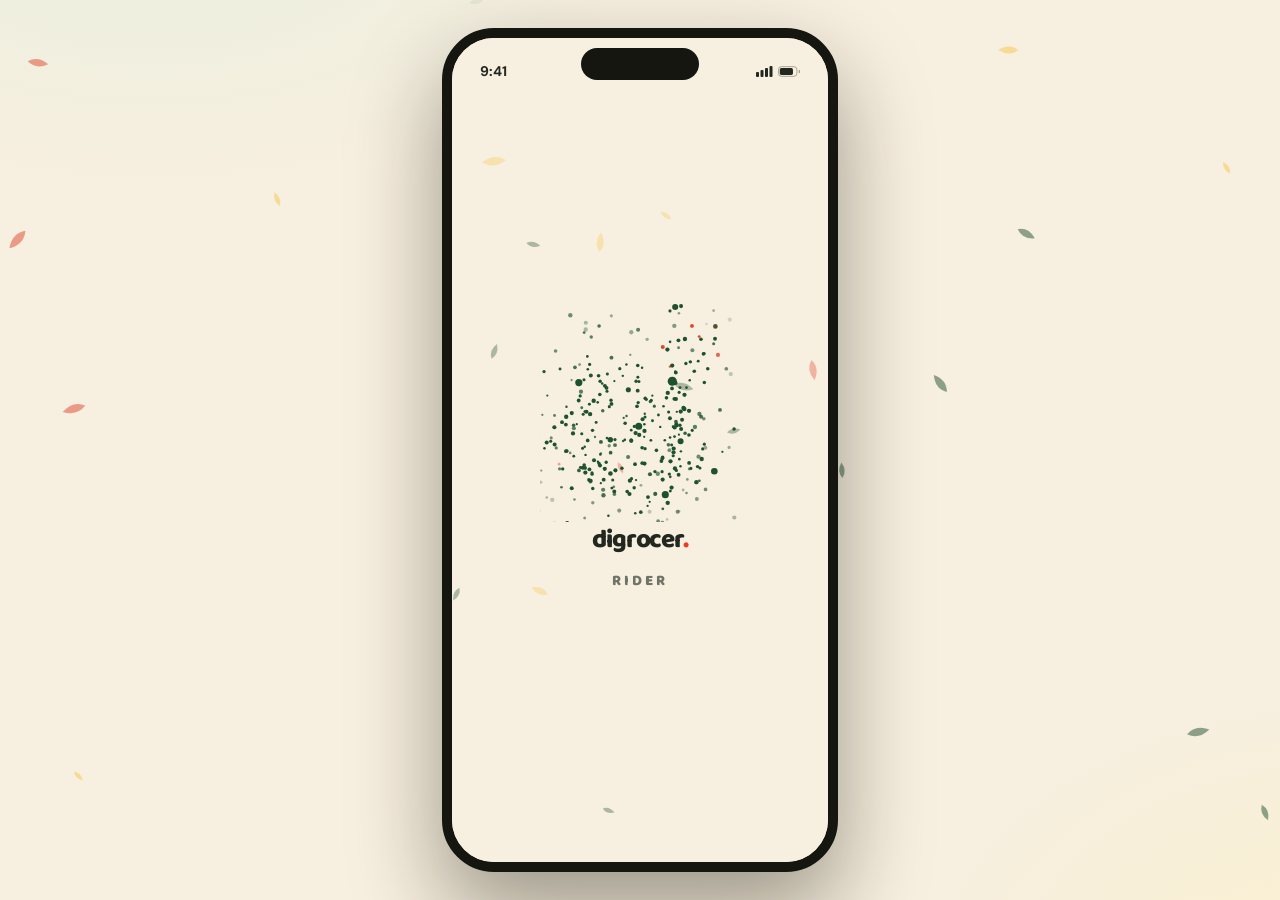
<file: ios/rider.html>
<!DOCTYPE html>
<html lang="en">
<head>
<meta charset="UTF-8">
<meta name="viewport" content="width=device-width, initial-scale=1.0, viewport-fit=cover">
<title>digrocer — rider · iOS 27 (lab theme)</title>
<link rel="preconnect" href="https://fonts.googleapis.com">
<link href="https://fonts.googleapis.com/css2?family=Baloo+2:wght@500;600;700;800&family=DM+Sans:opsz,wght@9..40,400..800&family=Fraunces:ital,opsz,wght@1,9..144,500..700&display=swap" rel="stylesheet">
<link rel="stylesheet" href="shared.css">
<style>
/* ---- rider-only bits (dark, map-first) ---- */
.brandrow{display:flex;align-items:center;gap:10px}
.wordmark{font-size:26px;font-weight:900;letter-spacing:-.04em}
.wordmark .dot{color:var(--berry)}

#scr-splash{display:grid;place-items:center}
#splashCanvas{width:200px;height:220px;display:block;margin:0 auto;position:relative;z-index:2}
#pollenBg{position:absolute;inset:0;width:100%;height:100%}
#scr-splash .wm2{opacity:0;animation:rise .7s var(--ease) 1.5s both;position:relative;z-index:2;text-align:center}

/* full-screen live map */
.bigmap{position:absolute;inset:0;background:var(--canvas);overflow:hidden}
.bigmap svg.map{position:absolute;inset:0;width:100%;height:100%}
.mappin{position:absolute;width:34px;height:42px;margin:-40px 0 0 -17px;z-index:5;transition:opacity .4s}
.riderdot{position:absolute;width:44px;height:44px;margin:-22px 0 0 -22px;z-index:6;transition:left 1.1s linear,top 1.1s linear}
.riderdot .core{position:absolute;inset:8px;border-radius:50%;background:var(--grocer);border:3px solid var(--canvas);box-shadow:0 3px 12px rgba(0,0,0,.5);display:grid;place-items:center;font-size:12px}
.riderdot::before{content:"";position:absolute;inset:0;border-radius:50%;border:2.5px solid var(--grocer);animation:pulse 1.7s ease-out infinite}
#routeLine{transition:opacity .5s}

/* online pill + top chrome */
.onlinepill{
  position:absolute;top:62px;left:50%;transform:translateX(-50%);z-index:30;
  display:flex;align-items:center;gap:8px;border-radius:999px;padding:9px 18px;
  font-size:12.5px;font-weight:900;letter-spacing:.08em;
}
.onlinepill i{width:9px;height:9px;border-radius:50%;background:var(--ink-muted)}
.onlinepill.live i{background:var(--grocer);box-shadow:0 0 0 4px rgba(45,169,79,.25);animation:pulse-dot 1.6s ease infinite}
.topchrome{position:absolute;top:56px;left:14px;right:14px;z-index:30;display:flex;justify-content:space-between;pointer-events:none}
.topchrome .iconbtn{pointer-events:auto}

/* phase bottom sheet */
.phasesheet{
  position:absolute;left:8px;right:8px;bottom:8px;z-index:40;border-radius:30px;
  padding:8px 18px 18px;transition:transform .5s var(--spring);max-height:62%;overflow-y:auto;
  scrollbar-width:none;
}
.phasesheet::-webkit-scrollbar{display:none}
.statline{display:flex;align-items:center;gap:12px;padding:6px 0 12px}
.statline .big{font-size:24px;font-weight:900;letter-spacing:-.02em}
.statline .lab{font-size:11px;color:var(--ink-muted);font-weight:700;letter-spacing:.06em}
.statbox{flex:1;text-align:center}
.statdiv{width:1px;height:34px;background:var(--hairline)}

/* offer card */
.offerhead{display:flex;align-items:center;gap:12px;margin-bottom:12px}
.ring{position:relative;width:54px;height:54px;flex:none}
.ring svg{transform:rotate(-90deg)}
.ring .num{position:absolute;inset:0;display:grid;place-items:center;font-weight:900;font-size:16px}
.legrow{display:flex;gap:11px;padding:9px 0;align-items:flex-start}
.legrow .ic{width:30px;height:30px;border-radius:10px;display:grid;place-items:center;font-size:14px;background:var(--mint);flex:none}
.legrow .tx b{display:block;font-size:13.5px}
.legrow .tx span{font-size:11.5px;color:var(--ink-muted)}
.payline{display:flex;align-items:center;gap:8px;background:var(--mint);border-radius:14px;padding:10px 13px;margin:8px 0 12px}
.payline b{font-size:16px;font-weight:900;color:var(--grocer)}
.payline span{font-size:11px;color:var(--ink-muted);flex:1}

/* checklist */
.chk{display:flex;align-items:center;gap:12px;padding:11px 0;border-bottom:1px solid var(--hairline);width:100%;text-align:left}
.chk:last-of-type{border:none}
.chk .box{width:24px;height:24px;border-radius:8px;border:2px solid var(--hairline);display:grid;place-items:center;color:#fff;font-size:13px;flex:none;transition:all .25s var(--spring)}
.chk.on .box{background:var(--grocer);border-color:var(--grocer)}
.chk .tx{flex:1;font-size:13.5px;font-weight:600}
.chk .em{font-size:20px}

/* nav metrics strip */
.navstrip{display:flex;gap:10px;margin-bottom:12px}
.navstrip .m{flex:1;text-align:center;border-radius:16px;padding:9px 4px;background:var(--mint)}
.navstrip .m b{display:block;font-size:16px;font-weight:900}
.navstrip .m span{font-size:10px;color:var(--ink-muted);font-weight:700;letter-spacing:.05em}

/* action rows */
.actrow{display:flex;gap:10px;margin-top:6px}
.actrow .btn{flex:1}

/* earnings */
.earnhero{margin:6px 20px 0;border-radius:26px;padding:22px 20px;color:#fff;background:linear-gradient(135deg,#0E2A18,#143B22 55%,#1F5130);box-shadow:var(--shadow-pop)}
.earnhero .bal{font-size:34px;font-weight:900;letter-spacing:-.03em;margin:4px 0 4px}
.triprow{display:flex;align-items:center;gap:12px;padding:13px 0;border-bottom:1px solid var(--hairline)}
.triprow .tic{width:36px;height:36px;border-radius:50%;display:grid;place-items:center;font-size:15px;background:var(--mint);flex:none}
.triprow .tx{flex:1}
.triprow .tx b{font-size:13.5px;display:block}
.triprow .tx span{font-size:11.5px;color:var(--ink-muted)}
.triprow .amt{font-weight:900;font-size:14px;color:var(--grocer)}

/* photo proof */
.photobox{
  border:2px dashed var(--hairline);border-radius:18px;padding:18px;text-align:center;
  margin-bottom:12px;width:100%;transition:all .25s;
}
.photobox.has{border-style:solid;border-color:var(--grocer);background:var(--mint)}
.photobox .em{font-size:30px;display:block;margin-bottom:6px}
.photobox b{font-size:13px}

/* chat */
.chat{display:flex;flex-direction:column;gap:10px;padding:8px 20px}
.bub{max-width:78%;padding:11px 14px;border-radius:20px;font-size:13.5px;line-height:1.45;animation:rise .35s var(--ease) both}
.bub.ai{background:var(--surface);border:1px solid var(--hairline);border-bottom-left-radius:6px;align-self:flex-start}
.bub.me{background:var(--grocer);color:#fff;border-bottom-right-radius:6px;align-self:flex-end}
.typing{font-size:11.5px;color:var(--ink-muted);padding:0 22px}
.chatbar{position:absolute;left:10px;right:10px;bottom:12px;z-index:55;display:flex;gap:8px;padding:8px;border-radius:26px}
.chatbar input{flex:1;border:none;background:transparent;padding:8px 10px;font-size:14px;outline:none;color:var(--ink)}
.chatbar button{width:42px;height:42px;border-radius:50%;background:var(--grocer);color:#fff;display:grid;place-items:center;flex:none}

/* auth/pending */
.seg{display:flex;background:var(--mint);border-radius:999px;padding:4px;margin:18px 0}
.pendart{font-size:64px;text-align:center;margin:30px 0 14px}
.kv{display:flex;justify-content:space-between;padding:11px 0;border-bottom:1px solid var(--hairline);font-size:13.5px}
.kv span{color:var(--ink-muted)}
.kv:last-of-type{border:none}
.vehopt{display:flex;gap:10px;margin-bottom:12px}
.vehopt button{flex:1;padding:14px 6px;border-radius:16px;border:1.5px solid var(--hairline);background:var(--surface);text-align:center;font-weight:700;font-size:12px;transition:all .2s}
.vehopt button .em{display:block;font-size:24px;margin-bottom:4px}
.vehopt button.on{border-color:var(--grocer);background:var(--mint);box-shadow:0 0 0 4px rgba(45,169,79,.14)}

.empty{text-align:center;padding:50px 30px}
.empty .em{font-size:50px;margin-bottom:12px;display:block}
.empty b{font-size:16px;display:block}
.empty p{color:var(--ink-muted);font-size:13px;margin-top:6px}
.celebr{position:absolute;inset:0;z-index:80;display:none;place-items:center;text-align:center;background:rgba(10,16,12,.55)}
@supports ((backdrop-filter:blur(2px)) or (-webkit-backdrop-filter:blur(2px))){.celebr{-webkit-backdrop-filter:blur(14px);backdrop-filter:blur(14px)}}
.celebr.show{display:grid}
.celebr .card2{padding:28px 26px;border-radius:30px;width:78%}
.celebr .amt{font-size:38px;font-weight:900;letter-spacing:-.03em;color:var(--grocer);margin:8px 0 2px}
</style>
</head>
<body>
<div class="stage">
<canvas class="amb" id="ambCanvas"></canvas>
<div class="phone" id="phone">
  <div class="island"></div>
  <div class="sbar"><span>9:41</span>
    <span class="sicons">
      <svg width="17" height="11" viewBox="0 0 17 11" fill="currentColor"><rect x="0" y="6" width="3" height="5" rx="1"/><rect x="4.5" y="4" width="3" height="7" rx="1"/><rect x="9" y="2" width="3" height="9" rx="1"/><rect x="13.5" y="0" width="3" height="11" rx="1"/></svg>
      <svg width="22" height="11" viewBox="0 0 25 12" fill="none"><rect x="0.5" y="0.5" width="21" height="11" rx="3.5" stroke="currentColor" opacity=".4"/><rect x="2" y="2" width="15" height="8" rx="2" fill="currentColor"/><path d="M23.5 4 v4 a2 2 0 0 0 0 -4z" fill="currentColor" opacity=".4"/></svg>
    </span>
  </div>

  <!-- ================= SPLASH ================= -->
  <div class="scr full on" id="scr-splash">
    <canvas id="pollenBg"></canvas>
    <div style="display:grid;place-items:center;height:100%;position:relative">
      <div class="wm2">
        <canvas id="splashCanvas"></canvas>
        <div class="wordmark">digrocer<span class="dot">.</span><br><span style="font-size:15px;font-weight:800;color:var(--ink-muted);letter-spacing:.2em">RIDER</span></div>
      </div>
    </div>
  </div>

  <!-- ================= AUTH ================= -->
  <div class="scr" id="scr-auth">
    <div class="pad" style="padding-top:30px">
      <div class="brandrow" style="margin-bottom:6px">
        <svg width="34" height="40" viewBox="0 0 120 120" fill="none"><circle cx="46" cy="74" r="30" stroke="#1F5130" stroke-width="13"/><rect x="80" y="14" width="13" height="92" rx="6.5" fill="#1F5130"/><path d="M86 14 q2 -12 14 -14 q0 12 -14 14z" fill="#1F5130"/><path d="M100 14 q-2 -12 -14 -14 q0 12 14 14z" fill="#E0452B" opacity=".85"/></svg>
        <span class="wordmark">digrocer<span class="dot">.</span> rider</span>
      </div>
      <p class="sub" style="margin-bottom:18px">Deliver with the market. Prepaid orders — no cash, ever.</p>
      <div class="field"><label>EMAIL</label><input type="email" value="kwame@digrocer.com"></div>
      <div class="field"><label>PASSWORD</label><input type="password" value="••••••••"></div>
      <button class="btn" onclick="goTabR('main')">Sign In</button>
      <p class="sub" style="text-align:center;margin-top:16px">New rider? <button style="color:var(--grocer);font-weight:800" onclick="go('signup')">Create an account →</button></p>
    </div>
  </div>

  <!-- ================= SIGN UP ================= -->
  <div class="scr" id="scr-signup">
    <div class="topbar glass"><button class="iconbtn" onclick="back()" aria-label="Back"><svg viewBox="0 0 24 24" fill="none"><path d="M15 5 L8 12 L15 19" stroke="currentColor" stroke-width="2.4" stroke-linecap="round" stroke-linejoin="round"/></svg></button><h1 id="suTitle">Tell us about yourself</h1></div>
    <div class="pad">
      <div id="suStep1">
        <p class="sub" style="margin-bottom:14px">This helps DiGrocer match you with deliveries.</p>
        <div class="field"><label>FULL NAME</label><input value="Kwame Asante"></div>
        <div class="field"><label>PHONE NUMBER</label><input placeholder="0XXXXXXXXX" value="0244 987 654"></div>
        <p class="eyebrow" style="margin:4px 0 8px">VEHICLE TYPE</p>
        <div class="vehopt">
          <button class="on" onclick="setVeh(this,'Motorcycle')"><span class="em">🛵</span>Motorcycle</button>
          <button onclick="setVeh(this,'Bicycle')"><span class="em">🚲</span>Bicycle</button>
          <button onclick="setVeh(this,'Car')"><span class="em">🚗</span>Car</button>
        </div>
        <button class="btn" onclick="suStep(2)">Continue →</button>
      </div>
      <div id="suStep2" style="display:none">
        <p class="sub" style="margin-bottom:14px">Your login details — use a real email.</p>
        <div class="field"><label>EMAIL ADDRESS</label><input type="email"></div>
        <div class="field"><label>PASSWORD (MIN. 6 CHARACTERS)</label><input type="password"></div>
        <div class="field"><label>CONFIRM PASSWORD</label><input type="password"></div>
        <button class="btn" onclick="go('pending')">Create Account</button>
      </div>
    </div>
  </div>

  <!-- ================= PENDING ================= -->
  <div class="scr" id="scr-pending">
    <div class="pad" style="padding-top:30px;text-align:center">
      <div class="pendart floaty">📋</div>
      <span class="stchip st-pending" style="margin-bottom:10px"><i></i>Application Submitted</span>
      <h2 class="h-display" style="font-size:26px;margin:10px 0 6px">Hey Kwame 👋</h2>
      <p class="sub">Your application is being reviewed. We'll notify you the moment you're approved — usually within 24 hours.</p>
      <div class="card" style="text-align:left;padding:6px 18px;margin:22px 0 16px">
        <div class="kv"><span>Name</span><b>Kwame Asante</b></div>
        <div class="kv"><span>Phone</span><b>0244 987 654</b></div>
        <div class="kv"><span>Vehicle</span><b id="kvVeh">Motorcycle</b></div>
      </div>
      <button class="btn ghost" onclick="goTabR('auth')">Sign Out</button>
    </div>
  </div>

  <!-- ================= MAIN · MAP + PHASE SHEET ================= -->
  <div class="scr full" id="scr-main">
    <div class="bigmap" id="bigMap"></div>
    <div class="onlinepill glass" id="onlinePill"><i></i><span id="onlineTxt">OFFLINE</span></div>
    <div class="topchrome">
      <button class="iconbtn glass" onclick="go('earnings')" aria-label="Earnings"><svg viewBox="0 0 24 24" fill="none"><path d="M12 2 v20 M7 6.5 h7.5 a3.5 3.5 0 0 1 0 7 H8 a3.5 3.5 0 0 0 0 7 h9" stroke="currentColor" stroke-width="2" stroke-linecap="round"/></svg></button>
      <button class="iconbtn glass" onclick="go('settings')" aria-label="Settings"><svg viewBox="0 0 24 24" fill="none"><circle cx="12" cy="12" r="3.2" stroke="currentColor" stroke-width="2"/><path d="M12 3 l.9 2.4 a6.8 6.8 0 0 1 2.5 1.05 l2.4-1.05 1.8 3.1 -2 1.65 a6.8 6.8 0 0 1 0 2.7 l2 1.65 -1.8 3.1 -2.4-1.05 a6.8 6.8 0 0 1 -2.5 1.05 L12 21 l-.9-2.4 a6.8 6.8 0 0 1 -2.5-1.05 l-2.4 1.05 -1.8-3.1 2-1.65 a6.8 6.8 0 0 1 0-2.7 l-2-1.65 1.8-3.1 2.4 1.05 a6.8 6.8 0 0 1 2.5-1.05z" stroke="currentColor" stroke-width="2" stroke-linejoin="round" fill="none"/></svg></button>
    </div>
    <div class="phasesheet glass" id="phaseSheet"></div>
  </div>

  <!-- ================= EARNINGS ================= -->
  <div class="scr" id="scr-earnings">
    <div class="topbar glass"><button class="iconbtn" onclick="back()" aria-label="Back"><svg viewBox="0 0 24 24" fill="none"><path d="M15 5 L8 12 L15 19" stroke="currentColor" stroke-width="2.4" stroke-linecap="round" stroke-linejoin="round"/></svg></button><h1>Earnings</h1><button class="iconbtn" onclick="go('settings')" aria-label="Settings"><svg viewBox="0 0 24 24" fill="none"><circle cx="12" cy="12" r="3.2" stroke="currentColor" stroke-width="2"/><path d="M12 3 l.9 2.4 a6.8 6.8 0 0 1 2.5 1.05 l2.4-1.05 1.8 3.1 -2 1.65 a6.8 6.8 0 0 1 0 2.7 l2 1.65 -1.8 3.1 -2.4-1.05 a6.8 6.8 0 0 1 -2.5 1.05 L12 21 l-.9-2.4 a6.8 6.8 0 0 1 -2.5-1.05 l-2.4 1.05 -1.8-3.1 2-1.65 a6.8 6.8 0 0 1 0-2.7 l-2-1.65 1.8-3.1 2.4 1.05 a6.8 6.8 0 0 1 2.5-1.05z" stroke="currentColor" stroke-width="2" stroke-linejoin="round"/></svg></button></div>
    <div class="earnhero">
      <span class="eyebrow" style="color:rgba(255,255,255,.7)" id="earnDate">TUESDAY, 10 JUNE 2026</span>
      <div style="display:flex;gap:24px;margin-top:8px">
        <div><div class="bal" id="earnTotal">₵73.50</div><span style="font-size:11px;font-weight:700;opacity:.75">TODAY'S EARNINGS</span></div>
        <div><div class="bal" id="earnTrips">5</div><span style="font-size:11px;font-weight:700;opacity:.75">TOTAL TRIPS</span></div>
      </div>
    </div>
    <div class="railhead"><span class="h-sec">Today's deliveries</span></div>
    <div class="pad" id="tripList"></div>
  </div>

  <!-- ================= SETTINGS ================= -->
  <div class="scr" id="scr-settings">
    <div class="topbar glass"><button class="iconbtn" onclick="back()" aria-label="Back"><svg viewBox="0 0 24 24" fill="none"><path d="M15 5 L8 12 L15 19" stroke="currentColor" stroke-width="2.4" stroke-linecap="round" stroke-linejoin="round"/></svg></button><h1>Settings</h1></div>
    <div class="card" style="margin:6px 20px 14px">
      <div class="cell"><span class="ic">🌙</span><span class="tx"><b>Dark mode</b><span>Off by default — flip it for night shifts</span></span><button class="sw" id="swDarkR" onclick="toggleDarkR()"></button></div>
      <div class="cell"><span class="ic">🔒</span><span class="tx"><b>Biometric login</b><span>Use fingerprint or face to sign in</span></span><button class="sw on" onclick="this.classList.toggle('on')"></button></div>
      <button class="cell" onclick="signOutR()"><span class="ic">🚪</span><span class="tx"><b>Sign out</b><span>You can sign back in anytime</span></span><span class="chev">›</span></button>
      <button class="cell" onclick="go('support')"><span class="ic">💬</span><span class="tx"><b>Help &amp; support</b><span>Chat with technical support</span></span><span class="chev">›</span></button>
      <button class="cell" onclick="toast('📜','Terms of Service · Privacy Policy')"><span class="ic">📜</span><span class="tx"><b>Policies</b><span>Terms of Service &amp; Privacy Policy</span></span><span class="chev">›</span></button>
      <button class="cell" onclick="toast('🗑️','Type DELETE to confirm — demo only')"><span class="ic" style="background:rgba(224,69,43,.12)">🗑️</span><span class="tx"><b style="color:var(--berry)">Delete account</b><span>Permanently remove your rider profile</span></span><span class="chev">›</span></button>
    </div>
    <p class="sub" style="text-align:center;font-size:11px">digrocer rider · lab concept</p>
  </div>

  <!-- ================= SUPPORT ================= -->
  <div class="scr" id="scr-support">
    <div class="topbar glass"><button class="iconbtn" onclick="back()" aria-label="Back"><svg viewBox="0 0 24 24" fill="none"><path d="M15 5 L8 12 L15 19" stroke="currentColor" stroke-width="2.4" stroke-linecap="round" stroke-linejoin="round"/></svg></button><h1>Technical Support</h1></div>
    <div class="chat" id="chatLog">
      <div class="bub ai">Hi Kwame 👋 Describe the issue and we'll help or escalate it.</div>
    </div>
    <p class="typing" id="chatTyping" style="display:none">Support is typing…</p>
    <div class="chatbar glass">
      <input id="chatInput" placeholder="Describe your issue…" onkeydown="if(event.key==='Enter')sendChat()">
      <button onclick="sendChat()" aria-label="Send"><svg width="18" height="18" viewBox="0 0 24 24" fill="none"><path d="M3 12 L21 3 L14 21 L11 13 Z" stroke="currentColor" stroke-width="2" stroke-linejoin="round"/></svg></button>
    </div>
  </div>

  <div class="toast glass" id="toastEl"><span id="toastEm">✓</span><span id="toastTx"></span></div>
  <div class="celebr" id="celebr">
    <div class="card2 glass">
      <span style="font-size:40px">🎉</span>
      <h2 style="font-size:19px;font-weight:900;margin-top:8px">Delivery complete!</h2>
      <div class="amt" id="celebrAmt">+₵15.50</div>
      <p class="sub">Prepaid — no cash needed</p>
      <button class="btn" style="margin-top:16px" onclick="closeCelebr()">Back online</button>
    </div>
  </div>
  <canvas class="fxoverlay" id="fxOverlay"></canvas>
</div>
</div>

<script src="fx.js"></script>
<script>
'use strict';
function cedi(v){return '₵'+v.toFixed(2);}

/* ================= router ================= */
var stack=['splash'],current='splash';
function show(id){
  document.querySelectorAll('.scr').forEach(function(s){s.classList.remove('on');});
  var el=document.getElementById('scr-'+id);
  el.classList.add('on');el.scrollTop=0;current=id;
}
function go(id){stack.push(id);show(id);}
function goTabR(id){stack=[id];show(id);if(id==='main')renderPhase();}
function back(){if(stack.length>1)stack.pop();show(stack[stack.length-1]);}

var toastT;
function toast(em,tx){
  document.getElementById('toastEm').textContent=em;
  document.getElementById('toastTx').textContent=tx;
  var t=document.getElementById('toastEl');
  t.classList.add('show');clearTimeout(toastT);
  toastT=setTimeout(function(){t.classList.remove('show');},2200);
}

/* ================= boot ================= */
var fxo;
window.addEventListener('load',function(){
  DGFX.mount(document.getElementById('ambCanvas'),'drift',{count:18,alpha:.5});
  DGFX.mount(document.getElementById('pollenBg'),'drift',{count:12,alpha:.35});
  DGFX.mount(document.getElementById('splashCanvas'),'logo',{scale:.92});
  fxo=DGFX.mount(document.getElementById('fxOverlay'),'burstlayer');
  drawBigMap();renderTrips();
  setTimeout(function(){go('auth');},2600);
});

/* ================= signup ================= */
function setVeh(btn,v){
  btn.parentElement.querySelectorAll('button').forEach(function(b){b.classList.remove('on');});
  btn.classList.add('on');
  document.getElementById('kvVeh').textContent=v;
}
function suStep(n){
  document.getElementById('suStep1').style.display=n===1?'':'none';
  document.getElementById('suStep2').style.display=n===2?'':'none';
  document.getElementById('suTitle').textContent=n===1?'Tell us about yourself':'Create your account';
}

/* ================= map ================= */
function mapCols(){
  var d=document.body.classList.contains('dark');
  return d?{bg:'#121D16',rd:'#26352B',rd2:'#1F2D24',park:'#1C3324',bld:'#1E2C23',r1:'#7FB069',r2:'#E9C24A',pin:'#0E1812'}
          :{bg:'#EFE9D8',rd:'#FFFDF7',rd2:'#F2ECDB',park:'#D7E2C0',bld:'#E6E1CB',r1:'#1F5130',r2:'#E0452B',pin:'#FFFDF7'};
}
function drawBigMap(){
  var c=mapCols();
  document.getElementById('bigMap').innerHTML=
  '<svg class="map" viewBox="0 0 400 800" preserveAspectRatio="xMidYMid slice">'+
  '<rect width="400" height="800" fill="'+c.bg+'"/>'+
  '<path d="M0 170 Q130 140 240 175 T400 160" stroke="'+c.rd+'" stroke-width="16" fill="none"/>'+
  '<path d="M70 0 V800 M310 0 Q295 380 330 800" stroke="'+c.rd+'" stroke-width="13" fill="none"/>'+
  '<path d="M0 420 H400 M0 600 Q200 570 400 615" stroke="'+c.rd+'" stroke-width="11" fill="none"/>'+
  '<path d="M160 0 Q175 300 140 800" stroke="'+c.rd2+'" stroke-width="8" fill="none"/>'+
  '<path d="M0 290 Q200 270 400 300" stroke="'+c.rd2+'" stroke-width="7" fill="none"/>'+
  '<ellipse cx="345" cy="350" rx="52" ry="40" fill="'+c.park+'"/>'+
  '<rect x="90" y="200" width="50" height="38" rx="7" fill="'+c.bld+'"/>'+
  '<rect x="200" y="470" width="58" height="40" rx="7" fill="'+c.bld+'"/>'+
  '<rect x="250" y="220" width="40" height="30" rx="7" fill="'+c.bld+'"/>'+
  '<path id="routeLine" d="M85 690 Q100 540 165 470 Q220 410 230 250 L255 235" stroke="'+c.r1+'" stroke-width="5" stroke-dasharray="11 8" stroke-linecap="round" fill="none" opacity="0"/>'+
  '<path id="routeLine2" d="M255 235 Q300 280 310 400 Q318 500 250 580 L210 640" stroke="'+c.r2+'" stroke-width="5" stroke-dasharray="11 8" stroke-linecap="round" fill="none" opacity="0"/>'+
  '</svg>'+
  '<div class="mappin" id="pinStore" style="left:64%;top:29%;opacity:0"><svg viewBox="0 0 34 42"><path d="M17 41 C7 30 1 22 1 14 a16 16 0 0 1 32 0 c0 8-6 16-16 27z" fill="'+c.r1+'"/><circle cx="17" cy="14" r="6.5" fill="'+c.pin+'"/></svg></div>'+
  '<div class="mappin" id="pinCust" style="left:52%;top:80%;opacity:0"><svg viewBox="0 0 34 42"><path d="M17 41 C7 30 1 22 1 14 a16 16 0 0 1 32 0 c0 8-6 16-16 27z" fill="'+c.r2+'"/><circle cx="17" cy="14" r="6.5" fill="'+c.pin+'"/></svg></div>'+
  '<div class="riderdot" id="riderDot" style="left:'+riderPos[0]+'%;top:'+riderPos[1]+'%"><span class="core">🛵</span></div>';
}
function setMap(route1,route2,store,cust){
  document.getElementById('routeLine').style.opacity=route1?1:0;
  document.getElementById('routeLine2').style.opacity=route2?1:0;
  document.getElementById('pinStore').style.opacity=store?1:0;
  document.getElementById('pinCust').style.opacity=cust?1:0;
}
var TO_STORE_PATH=[[21,86],[25,68],[41,59],[55,51],[57,33],[64,29]];
var TO_CUST_PATH=[[64,29],[75,35],[78,50],[76,63],[62,72],[52,80]];
var riderAnim=null,riderPos=[21,86];
function animRider(path,done){
  clearInterval(riderAnim);
  var i=0;
  riderAnim=setInterval(function(){
    i++;
    if(i>=path.length){clearInterval(riderAnim);if(done)done();return;}
    riderPos=path[i];
    var dot=document.getElementById('riderDot');
    if(dot){dot.style.left=path[i][0]+'%';dot.style.top=path[i][1]+'%';}
  },1300);
}

/* ================= delivery phase machine =================
   OFFLINE → ONLINE_IDLE → OFFER → TO_STORE → AT_STORE
   → TO_CUSTOMER → AT_CUSTOMER → (celebrate) → ONLINE_IDLE  */
var phase='OFFLINE';
var offerTimer=null,countTimer=null,remain=30,arrivedStore=false,arrivedCust=false,photoOn=false;
var ORDER={no:'DG-7B3K2F',store:'DiGrocer Osu Hub',storeAddr:'14 Oxford St, Osu',cust:'Adwoa B.',custAddr:'7 Kofi Annan Ave, Labone',ghpost:'GA-184-1234',landmark:'Blue gate, opposite the pharmacy',km1:3.2,km2:2.4,pay:15.50,items:[['🥑','Avocados ×3','×2'],['🍚','Jasmine Rice 5kg','×1'],['🥛','Fresh Milk 1L','×2']]};
var earnToday=73.50,tripsToday=5;

function renderPhase(){
  var s=document.getElementById('phaseSheet');
  var pill=document.getElementById('onlinePill');
  pill.classList.toggle('live',phase!=='OFFLINE');
  document.getElementById('onlineTxt').textContent=phase==='OFFLINE'?'OFFLINE':'ONLINE';

  if(phase==='OFFLINE'){
    setMap(false,false,false,false);
    s.innerHTML='<div class="grab"></div>'+
    '<div class="statline"><div class="statbox"><div class="big">'+cedi(earnToday)+'</div><div class="lab">TODAY\'S EARNINGS</div></div><div class="statdiv"></div><div class="statbox"><div class="big">'+tripsToday+'</div><div class="lab">TODAY\'S TRIPS</div></div></div>'+
    '<p class="sub" style="text-align:center;margin-bottom:14px"><b style="color:var(--ink)">You\'re offline.</b> Go online to start receiving delivery offers.</p>'+
    '<button class="btn" onclick="goOnline()">Go Online</button>'+
    '<button class="btn ghost" style="margin-top:8px" onclick="go(\'earnings\')">View Earnings</button>';
  }
  else if(phase==='ONLINE_IDLE'){
    setMap(false,false,false,false);
    s.innerHTML='<div class="grab"></div>'+
    '<div style="display:flex;align-items:center;gap:13px;padding:4px 0 12px">'+
      '<span style="position:relative;width:42px;height:42px;flex:none"><span style="position:absolute;inset:10px;border-radius:50%;background:var(--grocer)"></span><span style="position:absolute;inset:0;border-radius:50%;border:2.5px solid var(--grocer);animation:pulse 1.7s ease-out infinite"></span></span>'+
      '<span style="flex:1"><b style="font-size:16px">Waiting for orders…</b><br><span class="sub">Stay in your zone for faster offers.</span></span></div>'+
    '<button class="btn ghost" onclick="goOffline()">Go Offline</button>';
  }
  else if(phase==='OFFER'){
    setMap(false,false,true,true);
    s.innerHTML='<div class="grab"></div>'+
    '<div class="offerhead">'+
      '<div class="ring"><svg width="54" height="54"><circle cx="27" cy="27" r="22" stroke="var(--hairline)" stroke-width="4.5" fill="none"/><circle id="ringArc" cx="27" cy="27" r="22" stroke="#7FB069" stroke-width="4.5" fill="none" stroke-linecap="round" stroke-dasharray="138.2" stroke-dashoffset="0"/></svg><span class="num" id="ringNum">30</span></div>'+
      '<span style="flex:1"><b style="font-size:17px;font-weight:900">New delivery</b><br><span class="sub" id="respondLine">Respond within 30s</span></span></div>'+
    '<div class="payline"><b>'+cedi(ORDER.pay)+'</b><span>est. payout · '+(ORDER.km1+ORDER.km2).toFixed(1)+' km total · Prepaid — no cash needed</span></div>'+
    '<div class="legrow"><span class="ic">🏬</span><span class="tx"><b>'+ORDER.store+'</b><span>Pick up · '+ORDER.km1.toFixed(1)+' km away</span></span></div>'+
    '<div class="legrow"><span class="ic">🏠</span><span class="tx"><b>'+ORDER.custAddr+'</b><span>Deliver · '+ORDER.km2.toFixed(1)+' km from store</span></span></div>'+
    '<div class="actrow"><button class="btn ghost" onclick="declineOffer()">Decline</button><button class="btn" id="acceptBtn" onclick="acceptOffer()">Accept</button></div>';
    startCountdown();
  }
  else if(phase==='TO_STORE'){
    setMap(true,false,true,true);
    s.innerHTML='<div class="grab"></div>'+
    '<span class="eyebrow">PICK UP AT</span>'+
    '<b style="font-size:19px;font-weight:900;display:block;margin:2px 0 10px">'+ORDER.store+'</b>'+
    '<div class="navstrip"><div class="m"><b id="etaStore">8 min</b><span>ETA</span></div><div class="m"><b>'+ORDER.km1.toFixed(1)+' km</b><span>DISTANCE</span></div><div class="m"><b>'+ORDER.no+'</b><span>ORDER</span></div></div>'+
    '<div class="legrow" style="padding-top:0"><span class="ic">🏬</span><span class="tx"><b>'+ORDER.storeAddr+'</b><span>Store · doors open 8 AM – 9 PM</span></span></div>'+
    '<div class="actrow"><button class="btn tonal" onclick="toast(\'🗺️\',\'Opening Google Maps turn-by-turn…\')">Navigate</button><button class="btn" id="arriveStoreBtn" onclick="arriveStore()" '+(arrivedStore?'':'disabled')+'>Arrived at store</button></div>';
  }
  else if(phase==='AT_STORE'){
    setMap(false,false,true,true);
    s.innerHTML='<div class="grab"></div>'+
    '<span class="eyebrow">AT THE STORE</span>'+
    '<b style="font-size:19px;font-weight:900;display:block;margin:2px 0 8px">Collect '+ORDER.no+'</b>'+
    ORDER.items.map(function(it,i){
      return '<button class="chk" id="chk'+i+'" onclick="tickItem('+i+',event)"><span class="box">✓</span><span class="em">'+it[0]+'</span><span class="tx">'+it[1]+' <span style="color:var(--ink-muted)">'+it[2]+'</span></span></button>';
    }).join('')+
    '<div style="margin-top:12px"><div class="swipe" id="swipePickup"><div class="fill"></div><span class="lbl">Swipe — I have the order</span><div class="thumb">›</div></div></div>';
    initSwipe('swipePickup',pickedUp);
  }
  else if(phase==='TO_CUSTOMER'){
    setMap(false,true,true,true);
    s.innerHTML='<div class="grab"></div>'+
    '<span class="eyebrow">DELIVER TO</span>'+
    '<b style="font-size:19px;font-weight:900;display:block;margin:2px 0 10px">'+ORDER.cust+'</b>'+
    '<div class="navstrip"><div class="m"><b id="etaCust">6 min</b><span>ETA</span></div><div class="m"><b>'+ORDER.km2.toFixed(1)+' km</b><span>DISTANCE</span></div><div class="m"><b>'+cedi(ORDER.pay)+'</b><span>PAYOUT</span></div></div>'+
    '<div class="legrow" style="padding-top:0"><span class="ic">🏠</span><span class="tx"><b>'+ORDER.custAddr+'</b><span>GhanaPost: '+ORDER.ghpost+' · '+ORDER.landmark+'</span></span></div>'+
    '<div class="actrow"><button class="btn ghost sm" style="flex:0 0 52px;padding:0" onclick="toast(\'📞\',\'Calling Adwoa…\')" aria-label="Call"><svg width="18" height="18" viewBox="0 0 24 24" fill="none"><path d="M5 4 h4 l1.5 4.5 -2.5 1.5 a12 12 0 0 0 6 6 l1.5-2.5 L20 15 v4 a1.5 1.5 0 0 1-1.7 1.5 C10 20 4 14 3.5 5.7 A1.5 1.5 0 0 1 5 4z" stroke="currentColor" stroke-width="2" stroke-linejoin="round"/></svg></button>'+
    '<button class="btn tonal" onclick="toast(\'🗺️\',\'Opening Google Maps turn-by-turn…\')">Navigate</button>'+
    '<button class="btn" id="arriveCustBtn" onclick="arriveCust()" '+(arrivedCust?'':'disabled')+'>Arrived</button></div>';
  }
  else if(phase==='AT_CUSTOMER'){
    setMap(false,false,false,true);
    s.innerHTML='<div class="grab"></div>'+
    '<span class="eyebrow">COMPLETE DELIVERY</span>'+
    '<b style="font-size:19px;font-weight:900;display:block;margin:2px 0 10px">'+ORDER.no+' · '+ORDER.cust+'</b>'+
    '<button class="photobox'+(photoOn?' has':'')+'" id="photoBox" onclick="addPhoto()">'+
      '<span class="em">'+(photoOn?'✅':'📷')+'</span><b>'+(photoOn?'Photo added ✓':'Add delivery photo (optional)')+'</b>'+
    '</button>'+
    '<div class="swipe" id="swipeDone"><div class="fill"></div><span class="lbl">Swipe to complete delivery</span><div class="thumb">›</div></div>';
    initSwipe('swipeDone',completeDelivery);
  }
}

/* phase actions */
function goOnline(){phase='ONLINE_IDLE';renderPhase();toast('🟢','You are online');
  offerTimer=setTimeout(function(){if(phase==='ONLINE_IDLE'){phase='OFFER';renderPhase();}},4200);}
function goOffline(){phase='OFFLINE';clearTimeout(offerTimer);renderPhase();}
function startCountdown(){
  remain=30;clearInterval(countTimer);
  countTimer=setInterval(function(){
    remain--;
    var n=document.getElementById('ringNum');if(!n){clearInterval(countTimer);return;}
    n.textContent=remain;
    document.getElementById('respondLine').textContent='Respond within '+remain+'s';
    document.getElementById('ringArc').style.strokeDashoffset=(138.2*(1-remain/30)).toFixed(1);
    if(remain<=0){clearInterval(countTimer);declineOffer();}
  },1000);
}
function declineOffer(){clearInterval(countTimer);phase='ONLINE_IDLE';renderPhase();toast('↩️','Offer passed');
  offerTimer=setTimeout(function(){if(phase==='ONLINE_IDLE'){phase='OFFER';renderPhase();}},6000);}
function acceptOffer(){
  clearInterval(countTimer);
  var b=document.getElementById('acceptBtn');b.textContent='Accepting…';
  setTimeout(function(){
    phase='TO_STORE';arrivedStore=false;renderPhase();
    animRider(TO_STORE_PATH,function(){
      arrivedStore=true;
      var btn=document.getElementById('arriveStoreBtn');
      if(btn){btn.disabled=false;toast('🏬','You\'ve reached the store');}
      var eta=document.getElementById('etaStore');if(eta)eta.textContent='0 min';
    });
    var t=8,etaT=setInterval(function(){
      t=Math.max(0,t-2);var eta=document.getElementById('etaStore');
      if(!eta||phase!=='TO_STORE'){clearInterval(etaT);return;}
      eta.textContent=t+' min';
    },1300);
  },700);
}
function arriveStore(){phase='AT_STORE';renderPhase();}
function tickItem(i,ev){
  var el=document.getElementById('chk'+i);
  el.classList.toggle('on');
  if(el.classList.contains('on'))burstAtEvent(ev,['#7FB069','#E9C24A'],7);
}
function pickedUp(){
  phase='TO_CUSTOMER';arrivedCust=false;renderPhase();
  toast('📦','Order collected — head to Adwoa');
  animRider(TO_CUST_PATH,function(){
    arrivedCust=true;
    var btn=document.getElementById('arriveCustBtn');
    if(btn){btn.disabled=false;toast('🏠','You\'ve arrived');}
    var eta=document.getElementById('etaCust');if(eta)eta.textContent='0 min';
  });
  var t=6,etaT=setInterval(function(){
    t=Math.max(0,t-2);var eta=document.getElementById('etaCust');
    if(!eta||phase!=='TO_CUSTOMER'){clearInterval(etaT);return;}
    eta.textContent=t+' min';
  },1300);
}
function arriveCust(){phase='AT_CUSTOMER';photoOn=false;renderPhase();}
function addPhoto(){photoOn=true;renderPhase();}
function completeDelivery(){
  earnToday=+(earnToday+ORDER.pay).toFixed(2);tripsToday++;
  TRIPS.unshift(['9:41 AM',ORDER.no,ORDER.pay]);
  renderTrips();
  document.getElementById('celebrAmt').textContent='+'+cedi(ORDER.pay);
  document.getElementById('celebr').classList.add('show');
  var ph=document.getElementById('phone');
  DGFX.burstAt(document.getElementById('fxOverlay'),ph.clientWidth/2,ph.clientHeight/2,['#7FB069','#E9C24A','#7FB069'],28);
}
function closeCelebr(){
  document.getElementById('celebr').classList.remove('show');
  phase='ONLINE_IDLE';
  document.getElementById('riderDot').style.left='21%';
  document.getElementById('riderDot').style.top='86%';
  renderPhase();
  offerTimer=setTimeout(function(){if(phase==='ONLINE_IDLE'){phase='OFFER';renderPhase();}},8000);
}

/* ================= swipe to confirm ================= */
function initSwipe(id,done){
  var el=document.getElementById(id);if(!el)return;
  var thumb=el.querySelector('.thumb'),fill=el.querySelector('.fill');
  var startX=0,x=0,drag=false;
  var maxX=function(){return el.clientWidth-58;};
  function onDown(e){drag=true;startX=(e.touches?e.touches[0].clientX:e.clientX)-x;e.preventDefault();}
  function onMove(e){
    if(!drag)return;
    x=Math.max(0,Math.min(maxX(),(e.touches?e.touches[0].clientX:e.clientX)-startX));
    thumb.style.transform='translateX('+x+'px)';
    fill.style.width=(x+54)+'px';
  }
  function onUp(){
    if(!drag)return;drag=false;
    if(x>=maxX()*.85){
      el.classList.add('done');
      thumb.style.transform='translateX('+maxX()+'px)';thumb.textContent='✓';
      setTimeout(done,350);
    }else{
      x=0;thumb.style.transition='transform .4s cubic-bezier(.34,1.45,.64,1)';
      thumb.style.transform='translateX(0)';fill.style.width='0';
      setTimeout(function(){thumb.style.transition='';},400);
    }
  }
  thumb.addEventListener('mousedown',onDown);thumb.addEventListener('touchstart',onDown,{passive:false});
  window.addEventListener('mousemove',onMove);window.addEventListener('touchmove',onMove,{passive:false});
  window.addEventListener('mouseup',onUp);window.addEventListener('touchend',onUp);
}

/* ================= bursts ================= */
function burstAtEvent(ev,colors,n){
  var ph=document.getElementById('phone').getBoundingClientRect();
  var x=(ev.clientX||ph.left+ph.width/2)-ph.left;
  var y=(ev.clientY||ph.top+ph.height/2)-ph.top;
  DGFX.burstAt(document.getElementById('fxOverlay'),x,y,colors,n);
}

/* ================= earnings ================= */
var TRIPS=[
  ['8:52 AM','DG-2H8M4Q',12.00],
  ['8:14 AM','DG-9C1X7P',15.50],
  ['7:43 AM','DG-5T6W2R',12.00],
  ['7:02 AM','DG-8K3J9L',18.00],
  ['6:31 AM','DG-1M4N7V',16.00]
];
function renderTrips(){
  document.getElementById('earnTotal').textContent=cedi(earnToday);
  document.getElementById('earnTrips').textContent=tripsToday;
  var el=document.getElementById('tripList');
  if(!TRIPS.length){
    el.innerHTML='<div class="empty"><span class="em">🛵</span><b>No deliveries yet today</b><p>Go online to start earning.</p></div>';return;
  }
  el.innerHTML=TRIPS.map(function(t){
    return '<div class="triprow"><span class="tic">📦</span><span class="tx"><b>Order '+t[1]+'</b><span>Delivered · '+t[0]+'</span></span><span class="amt">+'+cedi(t[2])+'</span></div>';
  }).join('')+
  '<p class="sub" style="margin-top:12px;font-size:11.5px">Every delivery pays a GH₵ 12.00 minimum — distance pay adds beyond your free radius. Payouts via Paystack MoMo.</p>';
}

/* ================= settings ================= */
function toggleDarkR(){
  var on=document.body.classList.toggle('dark');
  document.getElementById('swDarkR').classList.toggle('on',on);
  drawBigMap();
  applyMapForPhase();
}
function applyMapForPhase(){
  if(phase==='TO_STORE')setMap(true,false,true,true);
  else if(phase==='OFFER'||phase==='AT_STORE')setMap(false,false,true,true);
  else if(phase==='TO_CUSTOMER')setMap(false,true,true,true);
  else if(phase==='AT_CUSTOMER')setMap(false,false,false,true);
  else setMap(false,false,false,false);
}
function signOutR(){goTabR('auth');toast('👋','Signed out');}

/* ================= support chat ================= */
var REPLIES=[
  [/offer|order|accept/i,'If offers aren\'t coming through, check you\'re ONLINE and inside your zone. I can escalate to dispatch if it persists.'],
  [/pay|payout|earning|momo/i,'Payouts go to your MoMo via Paystack. Every delivery pays a GH₵ 12.00 minimum plus distance beyond the free radius.'],
  [/gps|location|map/i,'Make sure location permission is set to "Allow all the time" and battery optimisation is off for DiGrocer Rider.'],
  [/.*/,'Noted ✍️ I\'ve logged this for the technical team — they usually respond within the hour. Anything else?']
];
function sendChat(){
  var inp=document.getElementById('chatInput');
  var v=inp.value.trim();if(!v)return;
  var log=document.getElementById('chatLog');
  log.insertAdjacentHTML('beforeend','<div class="bub me"></div>');
  log.lastElementChild.textContent=v;
  inp.value='';
  var sc=document.getElementById('scr-support');sc.scrollTop=sc.scrollHeight;
  document.getElementById('chatTyping').style.display='';
  setTimeout(function(){
    document.getElementById('chatTyping').style.display='none';
    var r=REPLIES.find(function(p){return p[0].test(v);});
    log.insertAdjacentHTML('beforeend','<div class="bub ai"></div>');
    log.lastElementChild.textContent=r[1];
    sc.scrollTop=sc.scrollHeight;
  },1100);
}

renderPhase();
</script>
</body>
</html>
</file>
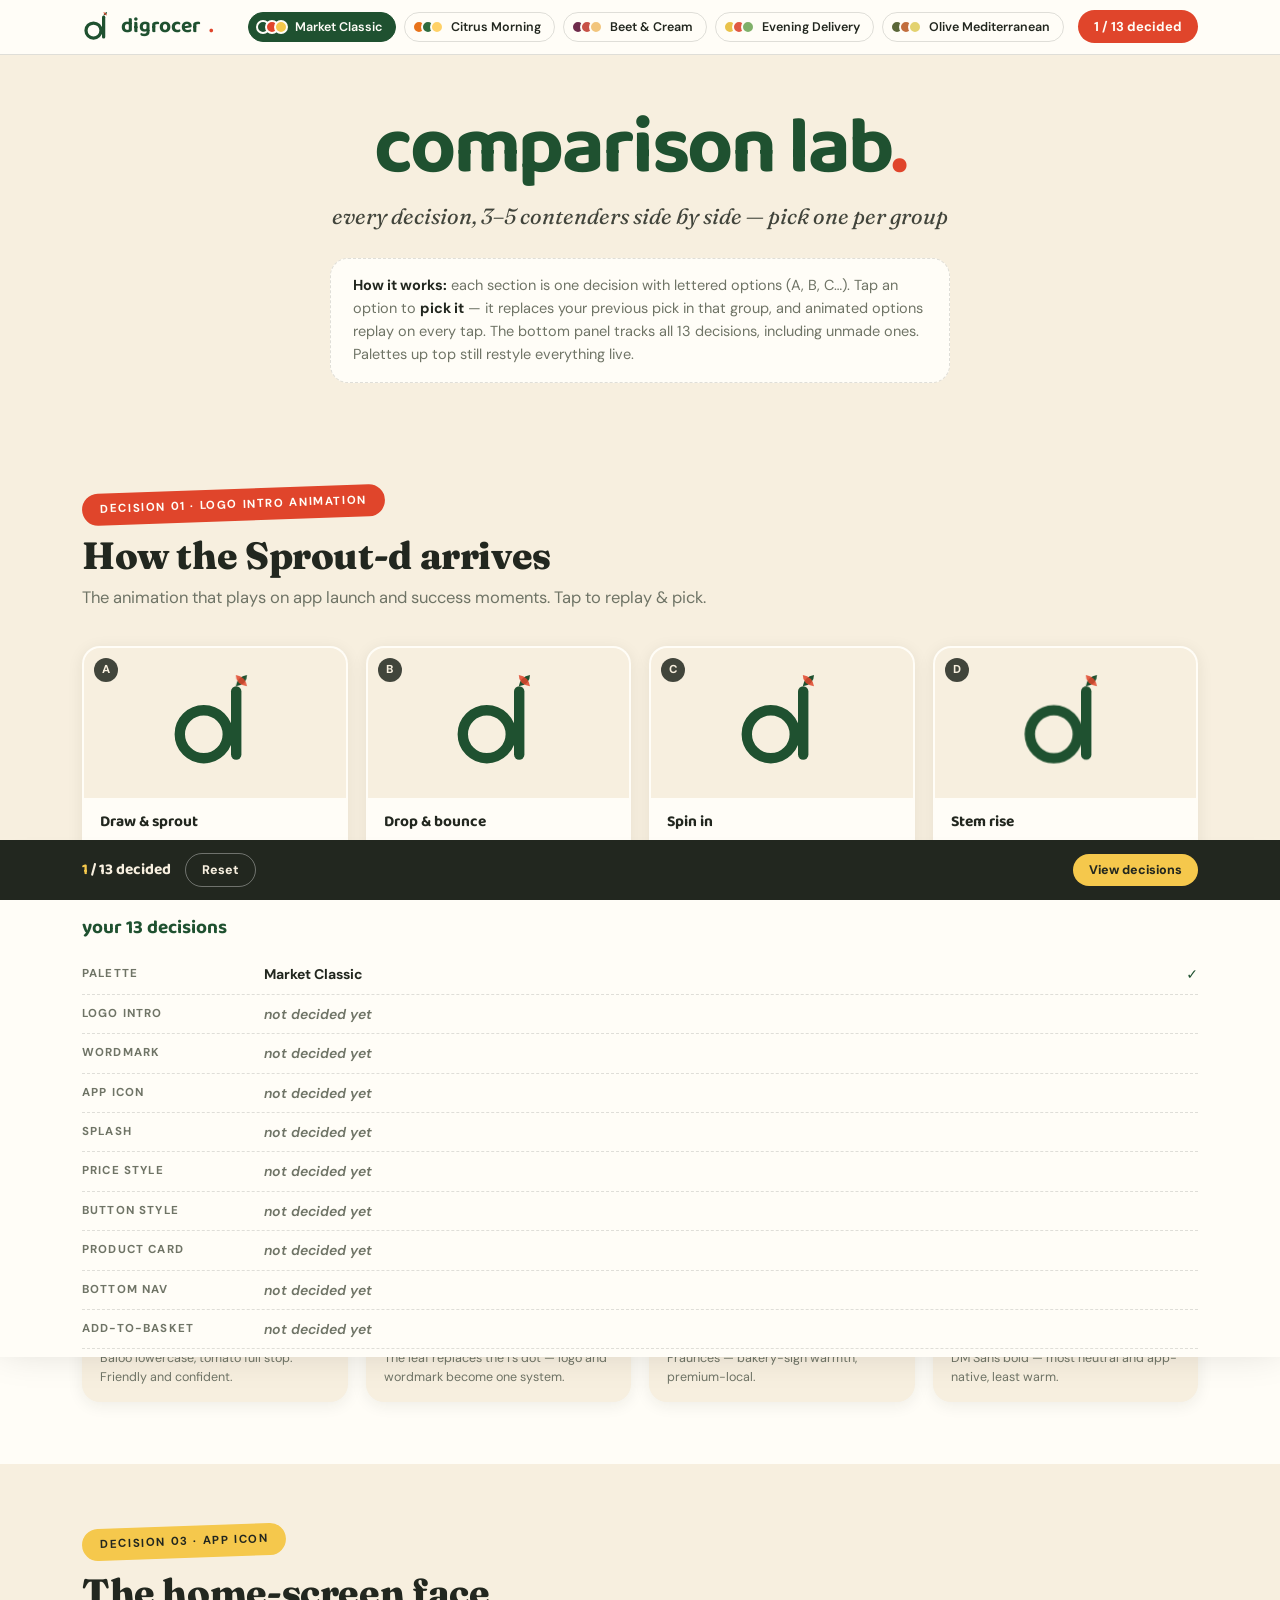
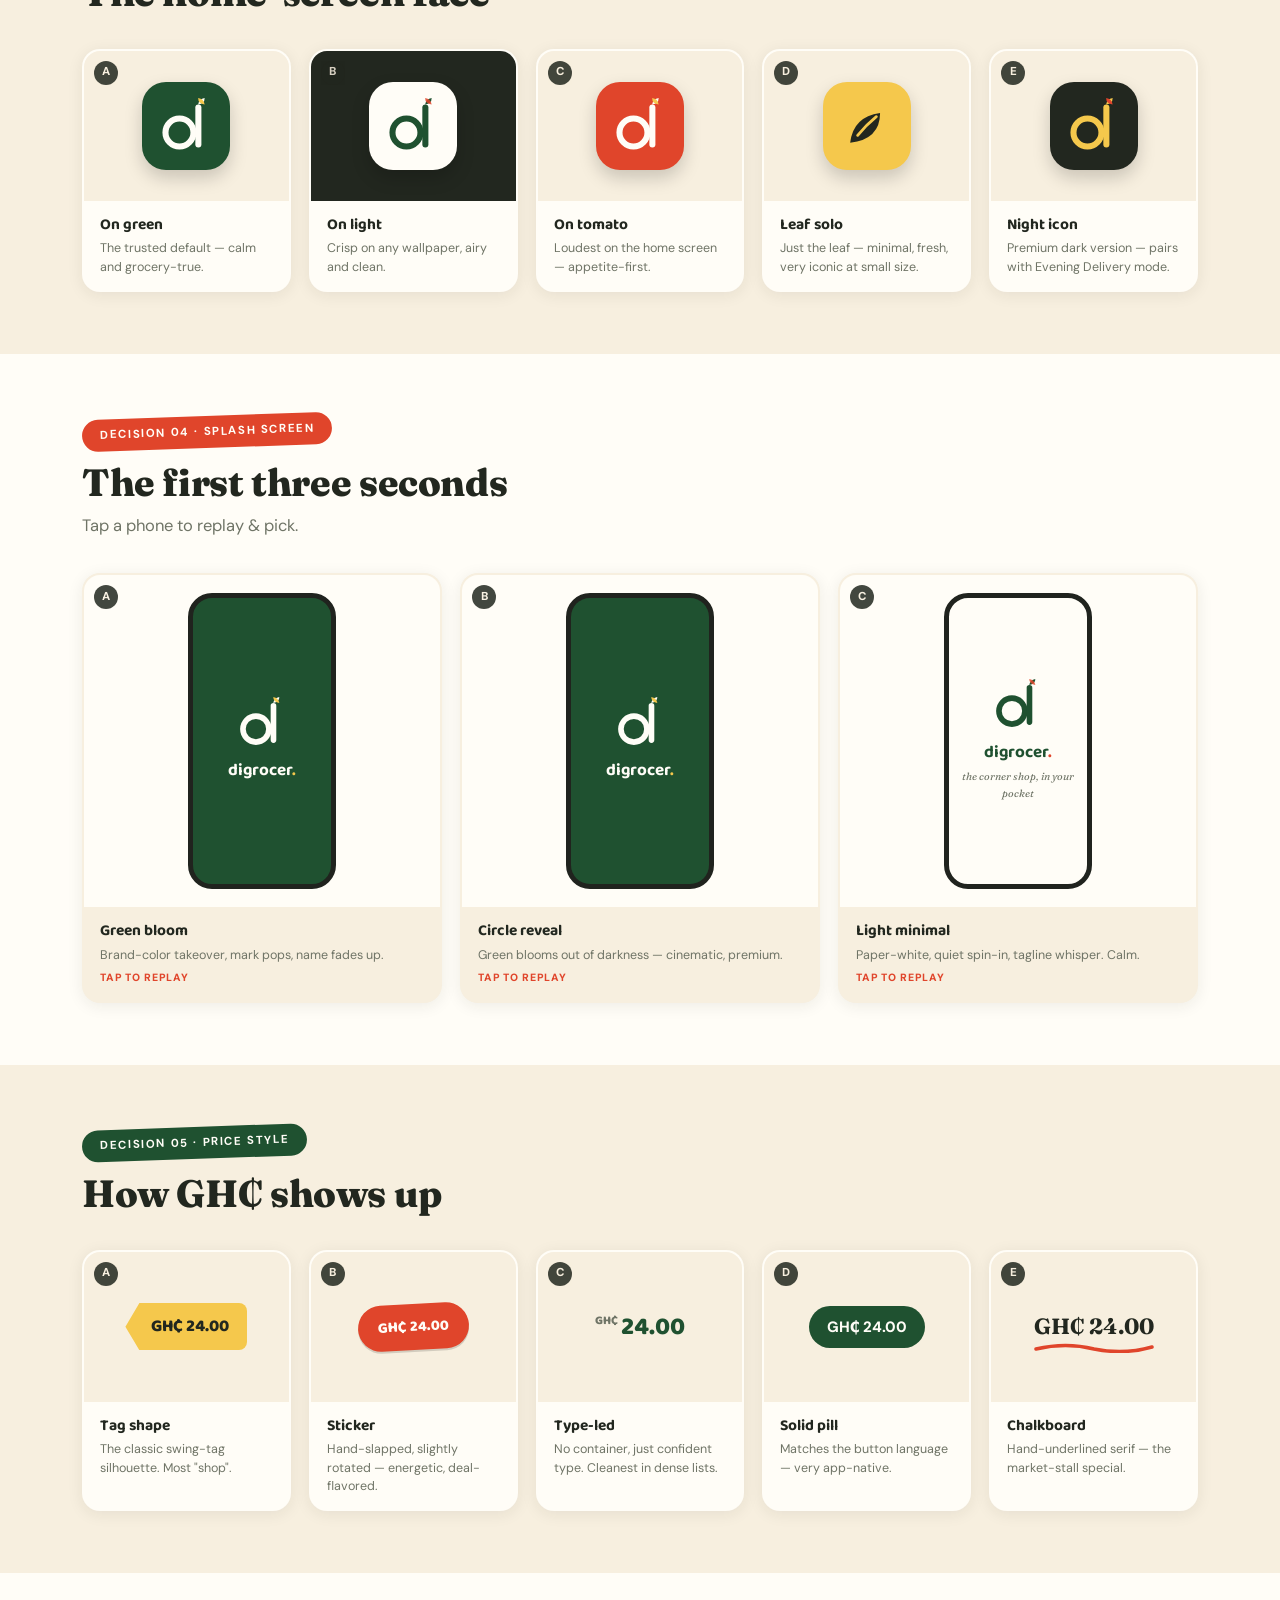
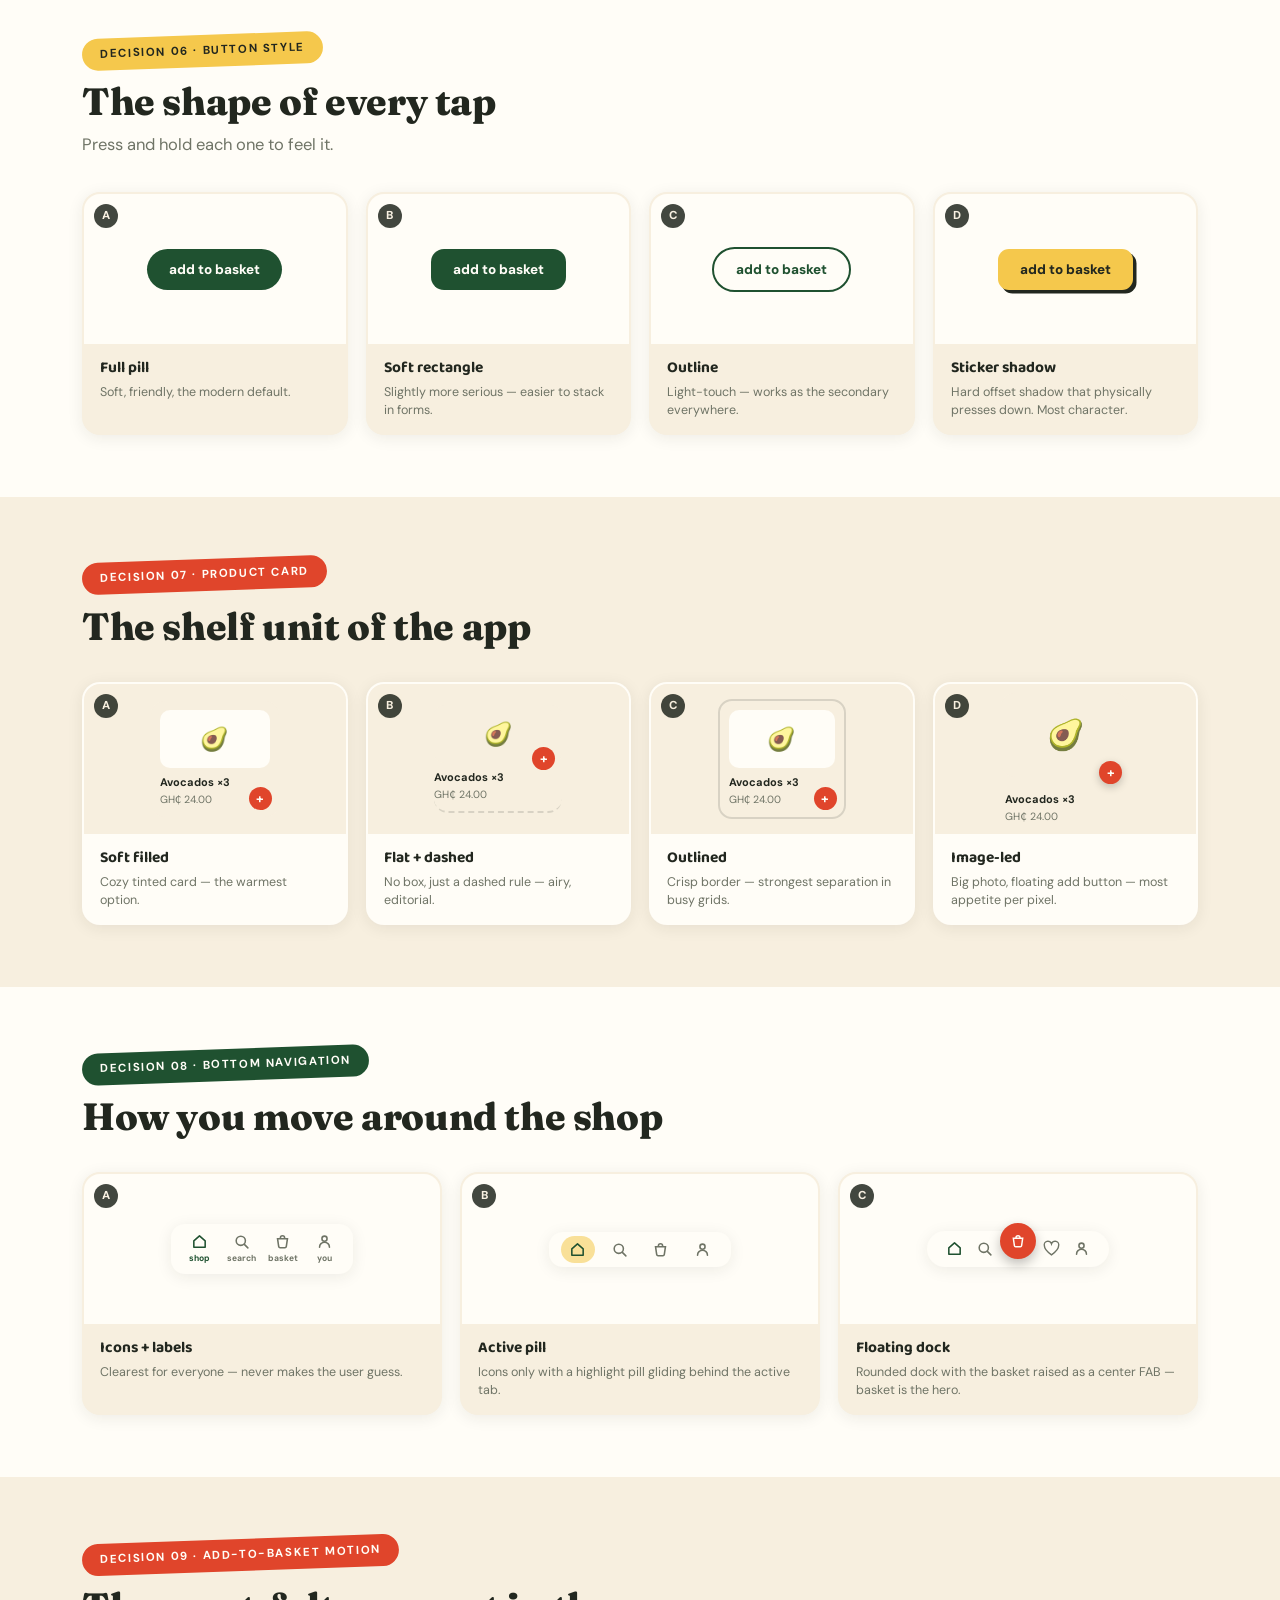
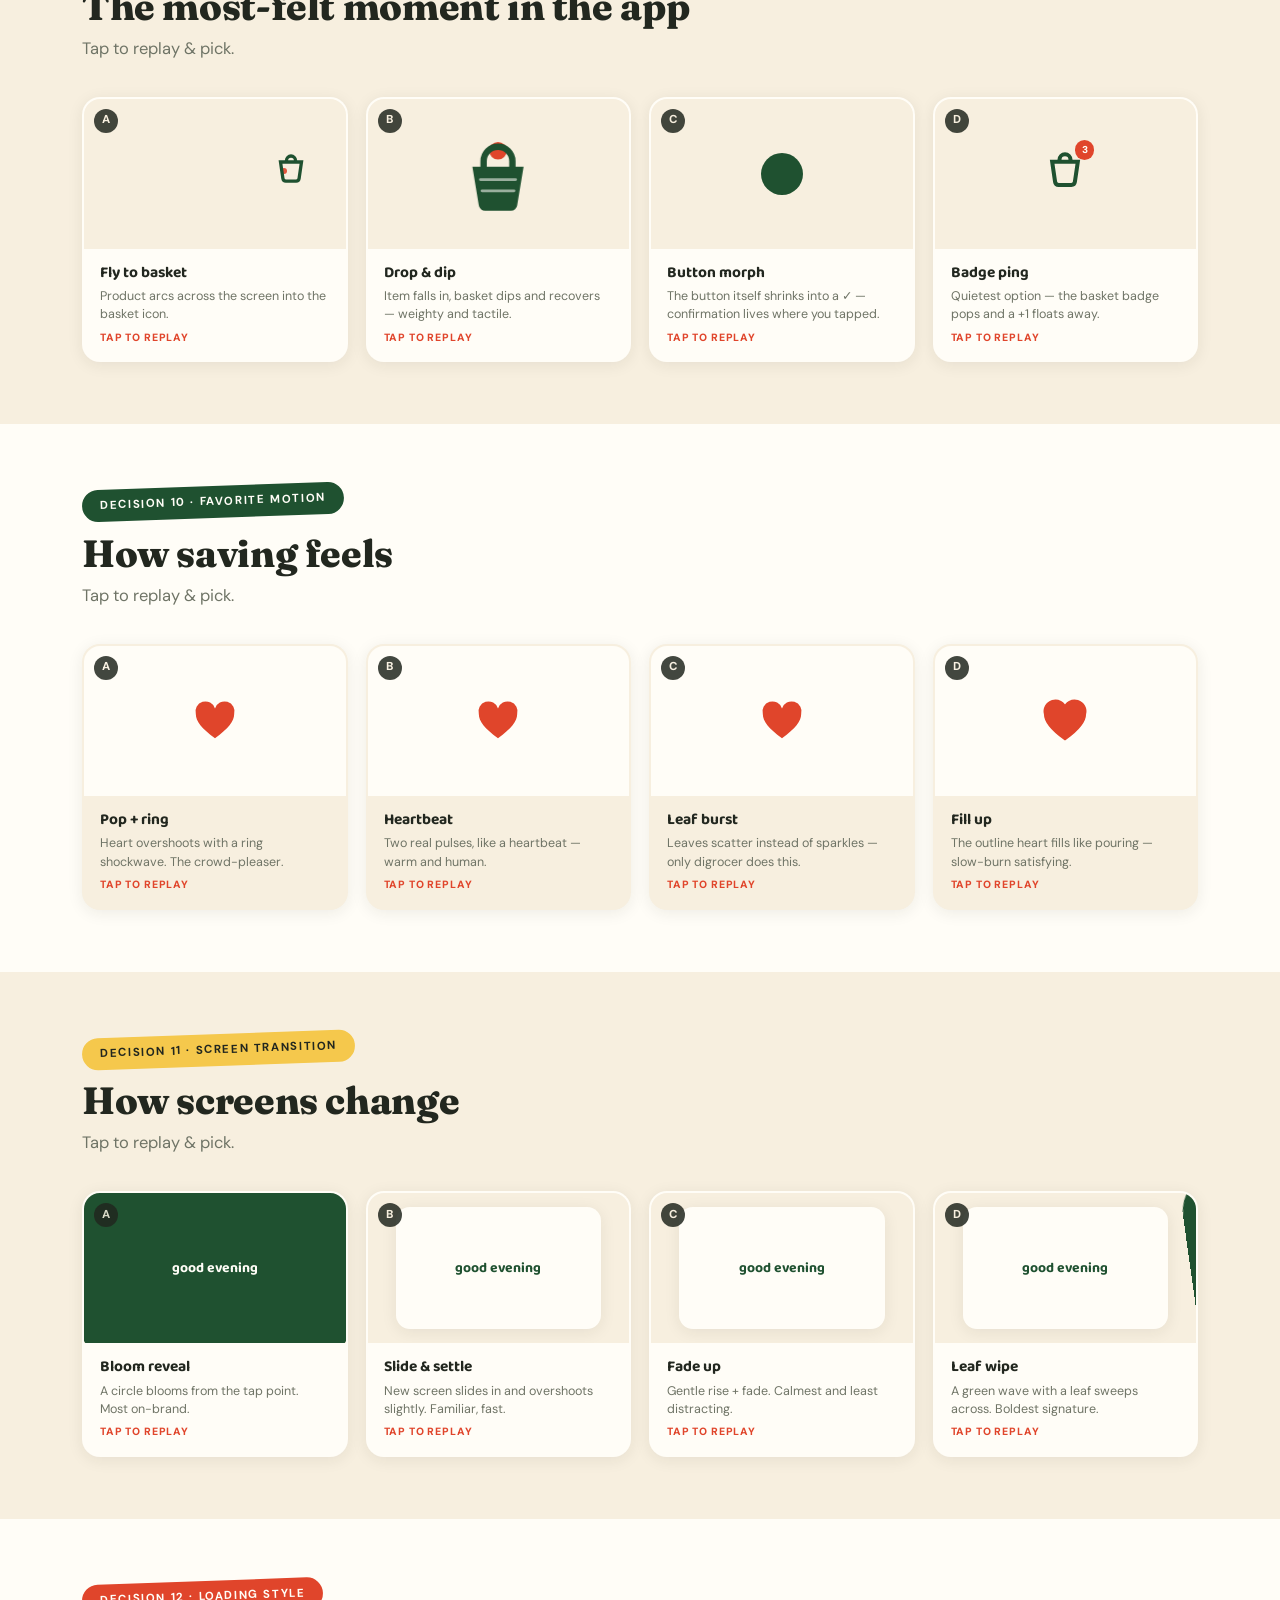
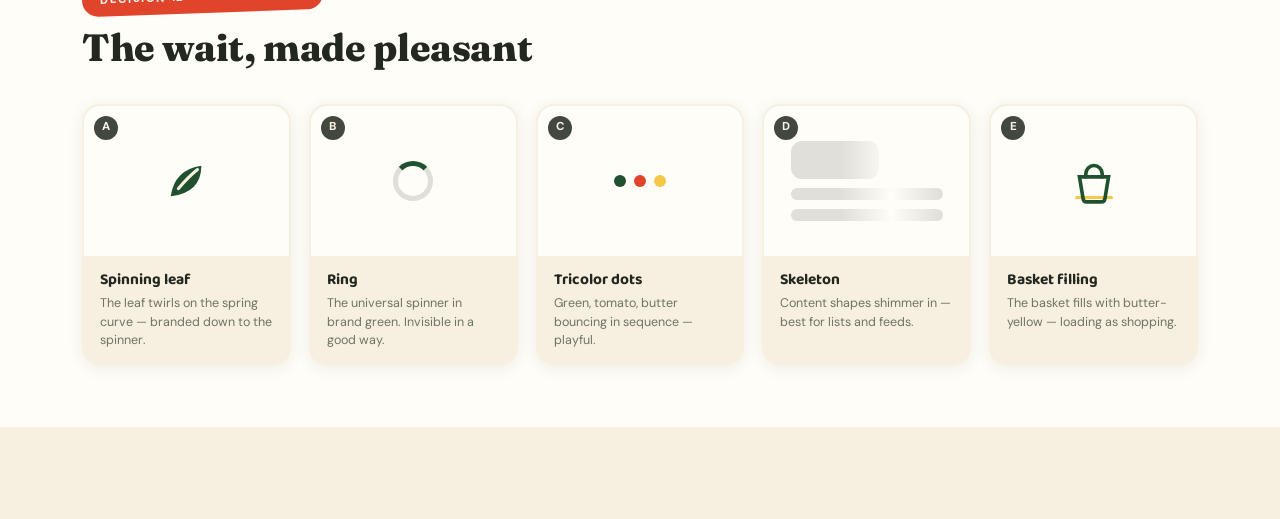
<file: originals/digrocer-comparison-lab-v4.html>
<!DOCTYPE html>
<html lang="en">
<head>
<meta charset="UTF-8">
<meta name="viewport" content="width=device-width, initial-scale=1.0">
<title>digrocer — comparison lab (v4)</title>
<link rel="preconnect" href="https://fonts.googleapis.com">
<link href="https://fonts.googleapis.com/css2?family=Fraunces:ital,opsz,wght@0,9..144,400..900;1,9..144,400..700&family=DM+Sans:opsz,wght@9..40,400..700&family=Baloo+2:wght@500;600;700;800&display=swap" rel="stylesheet">
<style>
:root{
  --bg:#F7EFDF; --surface:#FFFDF7; --ink:#22271F; --muted:#6F7466;
  --line:rgba(34,39,31,.14);
  --primary:#1F5130; --on-primary:#FFFDF7;
  --accent:#E0452B; --on-accent:#FFFDF7;
  --highlight:#F5C84C; --on-highlight:#22271F;
  --shadow:0 3px 16px rgba(34,39,31,.08);
  --r:18px; --spring:cubic-bezier(.34,1.56,.64,1);
}
*{margin:0;padding:0;box-sizing:border-box}
html{scroll-behavior:smooth}
body{background:var(--bg);color:var(--ink);font-family:'DM Sans',system-ui,sans-serif;font-size:16.5px;line-height:1.6;-webkit-font-smoothing:antialiased;padding-bottom:92px;transition:background .4s,color .4s}
button{font-family:inherit;cursor:pointer}
:focus-visible{outline:3px solid var(--accent);outline-offset:2px;border-radius:6px}
.wrap{max-width:1160px;margin:0 auto;padding:0 22px}

/* ===== control bar ===== */
.bar{position:sticky;top:0;z-index:60;background:var(--surface);border-bottom:1.5px solid var(--line);transition:background .4s}
.bar-in{display:flex;align-items:center;gap:14px;padding:10px 22px;max-width:1160px;margin:0 auto;flex-wrap:wrap}
.bar-logo{display:flex;align-items:center;gap:9px;font-family:'Baloo 2',sans-serif;font-weight:700;font-size:21px;color:var(--primary)}
.bar-logo .dot{color:var(--accent)}
.bar-logo svg{width:30px;height:30px}
.chips{display:flex;gap:8px;margin-left:auto;flex-wrap:wrap}
.chip{display:flex;align-items:center;gap:7px;border:1.5px solid var(--line);background:transparent;color:var(--ink);border-radius:999px;padding:6px 13px 6px 7px;font-size:12.5px;font-weight:600;transition:transform .2s var(--spring)}
.chip:hover{transform:translateY(-1px)}
.chip.active{border-color:var(--primary);background:var(--primary);color:var(--on-primary)}
.chip .dots{display:flex}
.chip .dots i{width:14px;height:14px;border-radius:50%;border:2px solid var(--surface)}
.chip .dots i+i{margin-left:-5px}
.sel-count{border:none;background:var(--accent);color:var(--on-accent);font-weight:700;font-size:13px;border-radius:999px;padding:8px 16px;transition:transform .2s var(--spring)}
.sel-count:hover{transform:scale(1.04)}

/* ===== generic ===== */
section{padding:62px 0}
section.alt{background:var(--surface);transition:background .4s}
.sticker{display:inline-block;font-weight:700;font-size:11.5px;letter-spacing:.14em;text-transform:uppercase;color:var(--on-accent);background:var(--accent);padding:7px 18px;border-radius:999px;transform:rotate(-2deg)}
.sticker.g{background:var(--primary);color:var(--on-primary)}
.sticker.y{background:var(--highlight);color:var(--on-highlight)}
h2{font-family:'Fraunces',serif;font-weight:800;letter-spacing:-.01em;font-size:clamp(26px,4vw,38px);line-height:1.12;margin:14px 0 8px}
.sec-head{margin-bottom:34px;max-width:700px}
.sec-head p{font-size:16.5px;color:var(--muted)}
.pickline{font-size:13px;font-weight:700;color:var(--accent);margin-top:6px}

/* hero */
.hero{padding:54px 0 44px;text-align:center}
.hero h1{font-family:'Baloo 2',sans-serif;font-weight:700;line-height:1;font-size:clamp(42px,8vw,80px);letter-spacing:-.03em;color:var(--primary)}
.hero h1 .dot{color:var(--accent)}
.hero .tag{font-family:'Fraunces',serif;font-style:italic;font-size:clamp(17px,2.2vw,22px);margin-top:10px;opacity:.85}
.hero .how{margin:24px auto 0;max-width:620px;background:var(--surface);border:1.5px dashed var(--line);border-radius:var(--r);padding:15px 22px;font-size:14.5px;color:var(--muted);text-align:left;transition:background .4s}
.hero .how b{color:var(--ink)}

/* ===== variant cards ===== */
.vgrid{display:grid;gap:18px;grid-template-columns:repeat(auto-fit,minmax(205px,1fr))}
.v{background:var(--surface);border-radius:var(--r);box-shadow:var(--shadow);border:2.5px solid transparent;cursor:pointer;position:relative;transition:transform .22s var(--spring),border-color .2s,background .4s;overflow:hidden}
section.alt .v{background:var(--bg)}
.v:hover{transform:translateY(-3px)}
.v.selected{border-color:var(--accent)}
.v.selected::after{content:"✓ picked";position:absolute;top:10px;right:10px;background:var(--accent);color:var(--on-accent);font-size:10px;font-weight:800;letter-spacing:.08em;border-radius:999px;padding:4px 10px;animation:pop .35s var(--spring);z-index:5}
.v .opt{position:absolute;top:10px;left:10px;width:24px;height:24px;border-radius:50%;background:var(--ink);color:var(--bg);font-size:11.5px;font-weight:800;display:flex;align-items:center;justify-content:center;z-index:5;opacity:.85}
.vs{height:150px;display:flex;align-items:center;justify-content:center;background:var(--bg);position:relative;overflow:hidden;transition:background .4s}
section.alt .vs{background:var(--surface)}
.vs.dk{background:var(--ink)}
.vs.gr{background:var(--primary)}
.vc{padding:12px 16px 14px}
.vc h4{font-family:'Baloo 2',sans-serif;font-size:15.5px}
.vc p{font-size:12.5px;color:var(--muted);line-height:1.45;margin-top:2px}
.replay-hint{font-size:10.5px;font-weight:800;letter-spacing:.08em;text-transform:uppercase;color:var(--accent);margin-top:6px}

/* ===== keyframes ===== */
@keyframes pop{0%{transform:scale(0)}70%{transform:scale(1.18)}100%{transform:scale(1)}}
@keyframes sproutLeaf{0%{transform:scale(0) rotate(-20deg)}70%{transform:scale(1.2) rotate(4deg)}100%{transform:scale(1)}}
@keyframes draw{to{stroke-dashoffset:0}}
@keyframes dropB{0%{transform:translateY(-130px)}55%{transform:translateY(0)}70%{transform:translateY(-18px)}85%{transform:translateY(0)}93%{transform:translateY(-6px)}100%{transform:translateY(0)}}
@keyframes spinIn{0%{transform:rotate(-200deg) scale(0)}75%{transform:rotate(10deg) scale(1.08)}100%{transform:rotate(0) scale(1)}}
@keyframes growUp{0%{transform:scaleY(0)}70%{transform:scaleY(1.08)}100%{transform:scaleY(1)}}
@keyframes fadeUp{0%{opacity:0;transform:translateY(14px)}100%{opacity:1;transform:translateY(0)}}
@keyframes basket{0%,100%{transform:translateY(0)}30%{transform:translateY(7px) scaleY(.94)}55%{transform:translateY(-4px)}}
@keyframes dropIn{0%{transform:translateY(-46px);opacity:0}60%{transform:translateY(4px);opacity:1}100%{transform:translateY(0)}}
@keyframes flyArc{0%{left:14%;top:46%;transform:scale(1)}45%{top:6%}100%{left:72%;top:40%;transform:scale(.25);opacity:.9}}
@keyframes morphW{0%{width:128px;border-radius:999px}55%{width:42px}100%{width:42px;border-radius:50%}}
@keyframes fadeOutQ{0%{opacity:1}40%,100%{opacity:0}}
@keyframes fadeInL{0%,60%{opacity:0;transform:scale(.4)}85%{opacity:1;transform:scale(1.2)}100%{transform:scale(1)}}
@keyframes pingBdg{0%{transform:scale(0)}60%{transform:scale(1.5)}100%{transform:scale(1)}}
@keyframes floatUp{0%{opacity:0;transform:translateY(8px)}30%{opacity:1}100%{opacity:0;transform:translateY(-26px)}}
@keyframes heartBeat{0%{transform:scale(0)}55%{transform:scale(1.35)}75%{transform:scale(.92)}100%{transform:scale(1)}}
@keyframes dblPulse{0%,100%{transform:scale(1)}18%{transform:scale(1.28)}36%{transform:scale(1)}54%{transform:scale(1.18)}}
@keyframes ringOut{0%{transform:scale(.4);opacity:.8}100%{transform:scale(1.8);opacity:0}}
@keyframes burst{0%{transform:translate(0,0) rotate(0);opacity:1}100%{transform:translate(var(--tx),var(--ty)) rotate(var(--rr));opacity:0}}
@keyframes fillClip{0%{clip-path:inset(100% 0 0 0)}100%{clip-path:inset(0 0 0 0)}}
@keyframes bloom{0%{transform:scale(0)}100%{transform:scale(1)}}
@keyframes slideSpr{0%{transform:translateX(120%)}70%{transform:translateX(-4%)}100%{transform:translateX(0)}}
@keyframes wipeL{0%{transform:translateX(-130%) rotate(-8deg)}100%{transform:translateX(140%) rotate(-8deg)}}
@keyframes spinL{to{transform:rotate(360deg)}}
@keyframes dotB{0%,80%,100%{transform:translateY(0)}40%{transform:translateY(-12px)}}
@keyframes shimmer{0%{background-position:-200px 0}100%{background-position:200px 0}}
@keyframes fillGrow{0%{height:6%}100%{height:78%}}
@keyframes wob{0%,100%{transform:rotate(-2deg)}50%{transform:rotate(2deg)}}

/* ===== A. LOGO INTRO ANIMS ===== */
.lg svg{width:96px;height:96px;overflow:visible}
.lg [class^="p-"]{transform-box:fill-box}
.la1.play .bowl{stroke-dasharray:190;stroke-dashoffset:190;animation:draw .7s ease forwards}
.la1.play .lfA{transform-origin:0% 100%;animation:sproutLeaf .55s var(--spring) .42s both}
.la1.play .lfB{transform-origin:0% 100%;animation:sproutLeaf .55s var(--spring) .55s both}
.la2.play svg{animation:dropB .9s ease both}
.la3.play svg{animation:spinIn .8s var(--spring) both}
.la4.play .stm{transform-origin:50% 100%;animation:growUp .55s var(--spring) both}
.la4.play .bwl{transform-origin:50% 50%;animation:pop .5s var(--spring) .4s both}
.la4.play .lfA{transform-origin:0% 100%;animation:sproutLeaf .5s var(--spring) .62s both}
.la4.play .lfB{transform-origin:0% 100%;animation:sproutLeaf .5s var(--spring) .74s both}

/* ===== B. WORDMARKS ===== */
.wmk{font-size:34px;letter-spacing:-.02em;line-height:1}
.wmk .dot{color:var(--accent)}
.w1{font-family:'Baloo 2',sans-serif;font-weight:700;color:var(--primary)}
.w2{font-family:'Baloo 2',sans-serif;font-weight:700;color:var(--primary);position:relative}
.w2 .ip{position:relative;display:inline-block}
.w2 .ip svg{position:absolute;left:50%;top:-1px;transform:translateX(-50%);width:13px;height:13px}
.w3{font-family:'Fraunces',serif;font-weight:600;color:var(--primary)}
.w4{font-family:'DM Sans',sans-serif;font-weight:700;color:var(--primary);letter-spacing:-.01em}

/* ===== C. APP ICONS ===== */
.aic{width:88px;height:88px;border-radius:24px;display:flex;align-items:center;justify-content:center;box-shadow:0 8px 18px rgba(0,0,0,.18)}
.aic svg{width:56px;height:56px}

/* ===== D. SPLASH (mini phones) ===== */
.mini{width:148px;height:296px;border-radius:24px;border:5px solid #20231E;overflow:hidden;display:flex;flex-direction:column;align-items:center;justify-content:center;text-align:center;position:relative;background:var(--surface);transition:background .4s}
.mini .mwm{font-family:'Baloo 2',sans-serif;font-weight:700;font-size:17px;margin-top:8px;z-index:2;position:relative}
.mini svg{width:52px;height:52px;z-index:2;position:relative}
.spl1{background:var(--primary);color:var(--on-primary)}
.spl1.play svg{animation:pop .55s var(--spring) both}
.spl1.play .mwm{animation:fadeUp .45s ease .55s both}
.spl2{background:var(--ink);color:var(--on-primary)}
.spl2 .circ{position:absolute;width:340px;height:340px;border-radius:50%;background:var(--primary)}
.spl2.play .circ{animation:bloom .7s var(--spring) both}
.spl2.play svg{animation:pop .5s var(--spring) .4s both}
.spl2.play .mwm{animation:fadeUp .4s ease .7s both}
.spl3{background:var(--surface);color:var(--primary)}
.spl3.play svg{animation:spinIn .75s var(--spring) both}
.spl3.play .mwm{animation:fadeUp .45s ease .6s both}
.spl3 .tgl3{font-family:'Fraunces',serif;font-style:italic;font-size:10.5px;color:var(--muted);margin-top:3px;z-index:2}
.spl3.play .tgl3{animation:fadeUp .45s ease .8s both}

/* ===== E. PRICE TAGS ===== */
.pt1{background:var(--highlight);color:var(--on-highlight);font-family:'Baloo 2',sans-serif;font-weight:800;font-size:17px;padding:10px 18px 10px 26px;border-radius:8px;clip-path:polygon(14px 0,100% 0,100% 100%,14px 100%,0 50%)}
.pt2{display:inline-block;background:var(--accent);color:var(--on-accent);font-family:'Baloo 2',sans-serif;font-weight:800;font-size:15px;padding:11px 20px;border-radius:999px;transform:rotate(-3deg);box-shadow:0 2px 0 rgba(0,0,0,.15)}
.pt3{font-family:'Baloo 2',sans-serif;font-weight:800;font-size:25px;color:var(--primary)}
.pt3 sup{font-size:12px;font-weight:800;color:var(--muted);margin-right:3px}
.pt4{background:var(--primary);color:var(--on-primary);font-weight:800;font-size:15px;padding:9px 18px;border-radius:999px}
.pt5{font-family:'Fraunces',serif;font-weight:700;font-size:22px;position:relative;color:var(--ink)}
.pt5 svg{position:absolute;left:0;bottom:-9px;width:100%}

/* ===== F. BUTTONS ===== */
.bt{border:none;font-weight:800;font-size:13.5px;padding:12px 22px;transition:transform .2s var(--spring)}
.bt:active{transform:scale(.94)}
.bt1{background:var(--primary);color:var(--on-primary);border-radius:999px}
.bt2{background:var(--primary);color:var(--on-primary);border-radius:13px}
.bt3{background:transparent;color:var(--primary);border:2px solid var(--primary);border-radius:999px}
.bt4{background:var(--highlight);color:var(--on-highlight);border-radius:11px;box-shadow:3.5px 3.5px 0 var(--ink)}
.bt4:active{transform:translate(2px,2px);box-shadow:1px 1px 0 var(--ink)}

/* ===== G. PRODUCT CARDS ===== */
.pc{width:128px;border-radius:14px;position:relative;text-align:left}
.pc .im{height:58px;border-radius:10px;background:var(--surface);display:flex;align-items:center;justify-content:center;font-size:23px;transition:background .4s}
.pc h6{font-size:11px;font-weight:700;margin-top:6px}
.pc .pr{font-size:10.5px;color:var(--muted)}
.pc .ad{position:absolute;width:23px;height:23px;border-radius:50%;border:none;background:var(--accent);color:var(--on-accent);font-weight:800;font-size:13px;line-height:1;right:7px;bottom:7px}
.pc1{background:var(--bg);padding:9px;transition:background .4s}
section.alt .pc1{background:var(--surface)}
.pc2{padding:0 0 8px;border-bottom:2px dashed var(--line)}
.pc2 .im{background:var(--bg)}
section.alt .pc2 .im{background:var(--surface)}
.pc2 .ad{bottom:auto;top:42px}
.pc3{border:2px solid var(--line);padding:9px;background:transparent}
.pc4{padding:0}
.pc4 .im{height:84px;border-radius:14px;font-size:30px;background:var(--bg)}
section.alt .pc4 .im{background:var(--surface)}
.pc4 .ad{top:68px;bottom:auto;box-shadow:0 3px 8px rgba(0,0,0,.22)}
.pc4 .meta{padding:8px 4px 0}

/* ===== H. BOTTOM NAVS ===== */
.nv{width:182px;background:var(--surface);border-radius:14px;display:flex;padding:9px 8px;box-shadow:var(--shadow);transition:background .4s}
.nv div{flex:1;text-align:center;font-size:8.5px;font-weight:700;color:var(--muted);position:relative}
.nv div.on{color:var(--primary)}
.nv svg{width:17px;height:17px;display:block;margin:0 auto 2px}
.nv2 div span.pill{position:absolute;inset:-5px 4px;background:var(--highlight);border-radius:999px;z-index:0;opacity:.55}
.nv2 svg{position:relative;z-index:1;margin-bottom:0}
.nv3{border-radius:999px;align-items:center;padding:8px 12px}
.nv3 .fabC{width:36px;height:36px;border-radius:50%;background:var(--accent);color:var(--on-accent);display:flex;align-items:center;justify-content:center;margin:-16px auto 0;box-shadow:0 5px 12px rgba(0,0,0,.25)}
.nv3 .fabC svg{width:16px;height:16px;margin:0}

/* ===== I. ADD-TO-BASKET ===== */
.ab .cartT{position:absolute;right:14%;top:34%}
.ab1 .dotp{position:absolute;width:24px;height:24px;border-radius:50%;background:var(--accent);left:14%;top:46%}
.ab1.play .dotp{animation:flyArc .8s ease-in both}
.ab1.play .cartT{animation:basket .6s var(--spring) .75s both}
.ab2.play .itm{animation:dropIn .45s var(--spring) both}
.ab2.play .bsk{animation:basket .7s var(--spring) .35s both}
.ab3 .mwrap{position:relative;height:44px;display:flex;align-items:center;justify-content:center}
.ab3 .mbtn{height:42px;width:128px;border:none;border-radius:999px;background:var(--primary);color:var(--on-primary);font-weight:800;font-size:12.5px;position:relative;overflow:hidden}
.ab3.play .mbtn{animation:morphW .8s var(--spring) .25s both}
.ab3 .mbtn .lb{position:absolute;inset:0;display:flex;align-items:center;justify-content:center}
.ab3.play .mbtn .lb{animation:fadeOutQ .5s ease .25s both}
.ab3 .mbtn .ck{position:absolute;inset:0;display:flex;align-items:center;justify-content:center;font-size:17px;opacity:0}
.ab3.play .mbtn .ck{animation:fadeInL .9s var(--spring) .25s both}
.ab4 .bdg{position:absolute;top:-7px;right:-7px;background:var(--accent);color:var(--on-accent);font-size:10px;font-weight:800;border-radius:999px;padding:2px 6.5px}
.ab4.play .bdg{animation:pingBdg .55s var(--spring) .25s both}
.ab4 .plus{position:absolute;top:-22px;right:-4px;font-weight:800;font-size:13px;color:var(--accent);opacity:0}
.ab4.play .plus{animation:floatUp .9s ease .3s both}
.ab4 .cwr{position:relative}

/* ===== J. FAVORITE ===== */
.fv .hwr{position:relative;width:54px;height:54px;display:flex;align-items:center;justify-content:center}
.fv svg{width:46px;height:46px}
.fv1 .ring{position:absolute;inset:-6px;border:3px solid var(--accent);border-radius:50%;opacity:0}
.fv1.play svg{animation:heartBeat .6s var(--spring) both}
.fv1.play .ring{animation:ringOut .6s ease-out .15s both}
.fv2.play svg{animation:dblPulse 1.1s ease both}
.fv3.play svg{animation:heartBeat .55s var(--spring) both}
.fv3 .pcs{position:absolute;inset:0;display:flex;align-items:center;justify-content:center;pointer-events:none}
.fv3 .pcs i{position:absolute;width:11px;height:11px;opacity:0}
.fv3 .pcs svg{width:11px;height:11px}
.fv3.play .pcs i{animation:burst .7s ease-out .15s both}
.fv4 .fillL{position:absolute;inset:0;display:flex;align-items:center;justify-content:center;clip-path:inset(100% 0 0 0)}
.fv4.play .fillL{animation:fillClip .7s ease .1s both}

/* ===== K. TRANSITIONS ===== */
.tr .pane{position:absolute;inset:14px 28px;border-radius:14px;background:var(--surface);box-shadow:var(--shadow);display:flex;align-items:center;justify-content:center;font-family:'Baloo 2',sans-serif;font-weight:700;font-size:14px;color:var(--primary);transition:background .4s}
section.alt .tr .pane{background:var(--bg)}
.tr1 .circ{position:absolute;width:300px;height:300px;border-radius:50%;background:var(--primary)}
.tr1.play .circ{animation:bloom .65s var(--spring) both}
.tr1 .pane{background:transparent;box-shadow:none;color:var(--on-primary);opacity:0;z-index:2}
.tr1.play .pane{animation:fadeUp .4s ease .5s both}
.tr2.play .pane{animation:slideSpr .65s var(--spring) both}
.tr3.play .pane{animation:fadeUp .55s ease both}
.tr4 .wipe{position:absolute;top:-20%;bottom:-20%;left:0;width:70%;background:var(--primary);border-radius:40px;display:flex;align-items:center;justify-content:center}
.tr4 .wipe svg{width:40px;height:40px}
.tr4.play .wipe{animation:wipeL 1s ease-in-out both}
.tr4 .pane{opacity:0}
.tr4.play .pane{animation:fadeUp .4s ease .55s both}

/* ===== L. LOADERS ===== */
.ld1 svg{width:46px;height:46px;animation:spinL 1.1s var(--spring) infinite;transform-origin:50% 55%}
.ld2 .ring{width:40px;height:40px;border-radius:50%;border:5px solid var(--line);border-top-color:var(--primary);animation:spinL 1s linear infinite}
.ld3{display:flex;gap:8px}
.ld3 i{width:12px;height:12px;border-radius:50%;background:var(--primary);animation:dotB 1.2s ease infinite}
.ld3 i:nth-child(2){background:var(--accent);animation-delay:.15s}
.ld3 i:nth-child(3){background:var(--highlight);animation-delay:.3s}
.ld4{width:74%;display:flex;flex-direction:column;gap:9px}
.ld4 i{height:12px;border-radius:7px;background:linear-gradient(90deg,var(--line) 25%,var(--surface) 50%,var(--line) 75%);background-size:200px 100%;animation:shimmer 1.3s linear infinite}
.ld4 i:first-child{width:58%;height:38px;border-radius:11px}
.ld5 .bk{position:relative;width:56px;height:50px}
.ld5 .fillB{position:absolute;left:9px;right:9px;bottom:7px;background:var(--highlight);border-radius:3px;height:6%;animation:fillGrow 1.4s ease-in-out infinite alternate}
.ld5 svg{position:relative;width:56px;height:50px;z-index:2}

/* ===== selection bar/panel ===== */
.selbar{position:fixed;left:0;right:0;bottom:0;z-index:80;background:var(--ink);color:var(--bg);transition:background .4s}
.selbar-in{max-width:1160px;margin:0 auto;display:flex;align-items:center;gap:14px;padding:13px 22px}
.selbar .cnt{font-family:'Baloo 2',sans-serif;font-weight:700;font-size:15.5px}
.selbar .cnt b{color:var(--highlight)}
.selbar button{border:none;border-radius:999px;font-weight:800;font-size:12.5px;padding:8px 16px}
.selbar .view{background:var(--highlight);color:var(--on-highlight);margin-left:auto}
.selbar .clear{background:transparent;color:var(--bg);border:1.5px solid rgba(255,255,255,.35)}
.panel{position:fixed;left:0;right:0;bottom:58px;z-index:79;max-height:52vh;overflow:auto;background:var(--surface);border-top:2px solid var(--line);transform:translateY(110%);transition:transform .35s var(--spring),background .4s;box-shadow:0 -10px 40px rgba(0,0,0,.18)}
.panel.open{transform:translateY(0)}
.panel-in{max-width:1160px;margin:0 auto;padding:22px}
.panel h3{font-family:'Baloo 2',sans-serif;font-size:19px;color:var(--primary);margin-bottom:12px}
.prow{display:flex;align-items:center;gap:12px;padding:8px 0;border-bottom:1px dashed var(--line);font-size:14px}
.prow:last-child{border:none}
.prow b{min-width:170px;font-size:11.5px;letter-spacing:.1em;text-transform:uppercase;color:var(--muted)}
.prow .val{font-weight:700}
.prow .val.todo{color:var(--muted);font-weight:600;font-style:italic}
.prow .ok{margin-left:auto;color:var(--primary);font-weight:800}

@media(max-width:640px){
  .bar-in{gap:8px}.chip span.nm{display:none}
  section{padding:48px 0}
  .vgrid{grid-template-columns:repeat(auto-fit,minmax(160px,1fr));gap:12px}
  .vs{height:132px}
}
@media (prefers-reduced-motion: reduce){*,*::before,*::after{animation:none!important;transition:none!important}}
</style>
</head>
<body>

<div class="bar">
  <div class="bar-in">
    <div class="bar-logo">
      <svg viewBox="0 0 120 120" fill="none"><circle cx="46" cy="74" r="30" stroke="var(--primary)" stroke-width="13" fill="none"/><rect x="80" y="14" width="13" height="92" rx="6.5" fill="var(--primary)"/><path d="M86 14 q2 -12 14 -14 q0 12 -14 14z" fill="var(--primary)"/><path d="M100 14 q-2 -12 -14 -14 q0 12 14 14z" fill="var(--accent)" opacity=".8"/></svg>
      digrocer<span class="dot">.</span>
    </div>
    <div class="chips" id="paletteChips" role="group" aria-label="Palette switcher"></div>
    <button class="sel-count" id="selCountTop" onclick="togglePanel()">0 / 13 decided</button>
  </div>
</div>

<header class="hero wrap">
  <h1>comparison lab<span class="dot">.</span></h1>
  <p class="tag">every decision, 3–5 contenders side by side — pick one per group</p>
  <div class="how"><b>How it works:</b> each section is one decision with lettered options (A, B, C…). Tap an option to <b>pick it</b> — it replaces your previous pick in that group, and animated options replay on every tap. The bottom panel tracks all 13 decisions, including unmade ones. Palettes up top still restyle everything live.</div>
</header>

<!-- ============ 01 LOGO INTRO ============ -->
<section>
  <div class="wrap">
    <div class="sec-head">
      <span class="sticker">decision 01 · logo intro animation</span>
      <h2>How the Sprout-d arrives</h2>
      <p>The animation that plays on app launch and success moments. Tap to replay & pick.</p>
    </div>
    <div class="vgrid">
      <div class="v" data-g="Logo intro" data-n="A — Draw & sprout" tabindex="0"><span class="opt">A</span>
        <div class="vs lg la1 play anim">
          <svg viewBox="0 0 120 120" fill="none"><circle class="bowl p-b" cx="46" cy="74" r="30" stroke="var(--primary)" stroke-width="13" fill="none"/><rect x="80" y="14" width="13" height="92" rx="6.5" fill="var(--primary)"/><path class="lfA p-l" d="M86 14 q2 -12 14 -14 q0 12 -14 14z" fill="var(--primary)"/><path class="lfB p-l" d="M100 14 q-2 -12 -14 -14 q0 12 14 14z" fill="var(--accent)" opacity=".85"/></svg>
        </div>
        <div class="vc"><h4>Draw & sprout</h4><p>Bowl draws itself, leaves spring open. Crafted, calm.</p><div class="replay-hint">tap to replay</div></div>
      </div>
      <div class="v" data-g="Logo intro" data-n="B — Drop & bounce" tabindex="0"><span class="opt">B</span>
        <div class="vs lg la2 play anim">
          <svg viewBox="0 0 120 120" fill="none"><circle cx="46" cy="74" r="30" stroke="var(--primary)" stroke-width="13" fill="none"/><rect x="80" y="14" width="13" height="92" rx="6.5" fill="var(--primary)"/><path d="M86 14 q2 -12 14 -14 q0 12 -14 14z" fill="var(--primary)"/><path d="M100 14 q-2 -12 -14 -14 q0 12 14 14z" fill="var(--accent)" opacity=".85"/></svg>
        </div>
        <div class="vc"><h4>Drop & bounce</h4><p>The whole mark drops in like produce landing in a bag. Playful.</p><div class="replay-hint">tap to replay</div></div>
      </div>
      <div class="v" data-g="Logo intro" data-n="C — Spin in" tabindex="0"><span class="opt">C</span>
        <div class="vs lg la3 play anim">
          <svg viewBox="0 0 120 120" fill="none"><circle cx="46" cy="74" r="30" stroke="var(--primary)" stroke-width="13" fill="none"/><rect x="80" y="14" width="13" height="92" rx="6.5" fill="var(--primary)"/><path d="M86 14 q2 -12 14 -14 q0 12 -14 14z" fill="var(--primary)"/><path d="M100 14 q-2 -12 -14 -14 q0 12 14 14z" fill="var(--accent)" opacity=".85"/></svg>
        </div>
        <div class="vc"><h4>Spin in</h4><p>Mark twirls into place with overshoot. Energetic, app-y.</p><div class="replay-hint">tap to replay</div></div>
      </div>
      <div class="v" data-g="Logo intro" data-n="D — Stem rise (grow sequence)" tabindex="0"><span class="opt">D</span>
        <div class="vs lg la4 play anim">
          <svg viewBox="0 0 120 120" fill="none"><circle class="bwl p-b" cx="46" cy="74" r="30" stroke="var(--primary)" stroke-width="13" fill="none"/><rect class="stm p-s" x="80" y="14" width="13" height="92" rx="6.5" fill="var(--primary)"/><path class="lfA p-l" d="M86 14 q2 -12 14 -14 q0 12 -14 14z" fill="var(--primary)"/><path class="lfB p-l" d="M100 14 q-2 -12 -14 -14 q0 12 14 14z" fill="var(--accent)" opacity=".85"/></svg>
        </div>
        <div class="vc"><h4>Stem rise</h4><p>Stem grows up, bowl pops, leaves unfurl — literally sprouting. Most on-story.</p><div class="replay-hint">tap to replay</div></div>
      </div>
    </div>
  </div>
</section>

<!-- ============ 02 WORDMARK ============ -->
<section class="alt">
  <div class="wrap">
    <div class="sec-head">
      <span class="sticker g">decision 02 · wordmark</span>
      <h2>How "digrocer" is written</h2>
    </div>
    <div class="vgrid">
      <div class="v" data-g="Wordmark" data-n="A — Rounded + accent dot" tabindex="0"><span class="opt">A</span>
        <div class="vs"><span class="wmk w1">digrocer<span class="dot">.</span></span></div>
        <div class="vc"><h4>Rounded + dot</h4><p>Baloo lowercase, tomato full stop. Friendly and confident.</p></div>
      </div>
      <div class="v" data-g="Wordmark" data-n="B — Leaf dotting the i" tabindex="0"><span class="opt">B</span>
        <div class="vs"><span class="wmk w2">d<span class="ip">ı<svg viewBox="0 0 24 24"><path d="M4 20 q2 -14 16 -16 q0 14 -16 16z" fill="var(--accent)"/></svg></span>grocer<span class="dot">.</span></span></div>
        <div class="vc"><h4>Leaf on the i</h4><p>The leaf replaces the i's dot — logo and wordmark become one system.</p></div>
      </div>
      <div class="v" data-g="Wordmark" data-n="C — Soft serif" tabindex="0"><span class="opt">C</span>
        <div class="vs"><span class="wmk w3">digrocer<span class="dot">.</span></span></div>
        <div class="vc"><h4>Soft serif</h4><p>Fraunces — bakery-sign warmth, premium-local.</p></div>
      </div>
      <div class="v" data-g="Wordmark" data-n="D — Clean geometric" tabindex="0"><span class="opt">D</span>
        <div class="vs"><span class="wmk w4">digrocer<span class="dot">.</span></span></div>
        <div class="vc"><h4>Clean geometric</h4><p>DM Sans bold — most neutral and app-native, least warm.</p></div>
      </div>
    </div>
  </div>
</section>

<!-- ============ 03 APP ICON ============ -->
<section>
  <div class="wrap">
    <div class="sec-head">
      <span class="sticker y">decision 03 · app icon</span>
      <h2>The home-screen face</h2>
    </div>
    <div class="vgrid">
      <div class="v" data-g="App icon" data-n="A — Cream mark on green" tabindex="0"><span class="opt">A</span>
        <div class="vs"><div class="aic" style="background:var(--primary)"><svg viewBox="0 0 120 120" fill="none"><circle cx="46" cy="74" r="30" stroke="var(--on-primary)" stroke-width="13" fill="none"/><rect x="80" y="14" width="13" height="92" rx="6.5" fill="var(--on-primary)"/><path d="M86 14 q2 -12 14 -14 q0 12 -14 14z" fill="var(--on-primary)"/><path d="M100 14 q-2 -12 -14 -14 q0 12 14 14z" fill="var(--highlight)"/></svg></div></div>
        <div class="vc"><h4>On green</h4><p>The trusted default — calm and grocery-true.</p></div>
      </div>
      <div class="v" data-g="App icon" data-n="B — Green mark on light" tabindex="0"><span class="opt">B</span>
        <div class="vs dk"><div class="aic" style="background:var(--surface)"><svg viewBox="0 0 120 120" fill="none"><circle cx="46" cy="74" r="30" stroke="var(--primary)" stroke-width="13" fill="none"/><rect x="80" y="14" width="13" height="92" rx="6.5" fill="var(--primary)"/><path d="M86 14 q2 -12 14 -14 q0 12 -14 14z" fill="var(--primary)"/><path d="M100 14 q-2 -12 -14 -14 q0 12 14 14z" fill="var(--accent)" opacity=".85"/></svg></div></div>
        <div class="vc"><h4>On light</h4><p>Crisp on any wallpaper, airy and clean.</p></div>
      </div>
      <div class="v" data-g="App icon" data-n="C — Cream mark on tomato" tabindex="0"><span class="opt">C</span>
        <div class="vs"><div class="aic" style="background:var(--accent)"><svg viewBox="0 0 120 120" fill="none"><circle cx="46" cy="74" r="30" stroke="var(--on-accent)" stroke-width="13" fill="none"/><rect x="80" y="14" width="13" height="92" rx="6.5" fill="var(--on-accent)"/><path d="M86 14 q2 -12 14 -14 q0 12 -14 14z" fill="var(--on-accent)"/><path d="M100 14 q-2 -12 -14 -14 q0 12 14 14z" fill="var(--highlight)"/></svg></div></div>
        <div class="vc"><h4>On tomato</h4><p>Loudest on the home screen — appetite-first.</p></div>
      </div>
      <div class="v" data-g="App icon" data-n="D — Leaf solo on highlight" tabindex="0"><span class="opt">D</span>
        <div class="vs"><div class="aic" style="background:var(--highlight)"><svg viewBox="0 0 120 120" fill="none"><path d="M24 96 q6 -56 64 -64 q0 56 -64 64z" fill="var(--on-highlight)"/><path d="M40 80 q18 -22 40 -40" stroke="var(--highlight)" stroke-width="6" stroke-linecap="round"/></svg></div></div>
        <div class="vc"><h4>Leaf solo</h4><p>Just the leaf — minimal, fresh, very iconic at small size.</p></div>
      </div>
      <div class="v" data-g="App icon" data-n="E — Dark mode icon" tabindex="0"><span class="opt">E</span>
        <div class="vs"><div class="aic" style="background:var(--ink)"><svg viewBox="0 0 120 120" fill="none"><circle cx="46" cy="74" r="30" stroke="var(--highlight)" stroke-width="13" fill="none"/><rect x="80" y="14" width="13" height="92" rx="6.5" fill="var(--highlight)"/><path d="M86 14 q2 -12 14 -14 q0 12 -14 14z" fill="var(--highlight)"/><path d="M100 14 q-2 -12 -14 -14 q0 12 14 14z" fill="var(--accent)"/></svg></div></div>
        <div class="vc"><h4>Night icon</h4><p>Premium dark version — pairs with Evening Delivery mode.</p></div>
      </div>
    </div>
  </div>
</section>

<!-- ============ 04 SPLASH ============ -->
<section class="alt">
  <div class="wrap">
    <div class="sec-head">
      <span class="sticker">decision 04 · splash screen</span>
      <h2>The first three seconds</h2>
      <p>Tap a phone to replay & pick.</p>
    </div>
    <div class="vgrid" style="grid-template-columns:repeat(auto-fit,minmax(185px,1fr))">
      <div class="v" data-g="Splash" data-n="A — Green logo bloom" tabindex="0"><span class="opt">A</span>
        <div class="vs" style="height:auto;padding:18px 0"><div class="mini spl1 play anim">
          <svg viewBox="0 0 120 120" fill="none"><circle cx="46" cy="74" r="30" stroke="var(--on-primary)" stroke-width="13" fill="none"/><rect x="80" y="14" width="13" height="92" rx="6.5" fill="var(--on-primary)"/><path d="M86 14 q2 -12 14 -14 q0 12 -14 14z" fill="var(--on-primary)"/><path d="M100 14 q-2 -12 -14 -14 q0 12 14 14z" fill="var(--highlight)"/></svg>
          <div class="mwm">digrocer<span style="color:var(--highlight)">.</span></div>
        </div></div>
        <div class="vc"><h4>Green bloom</h4><p>Brand-color takeover, mark pops, name fades up.</p><div class="replay-hint">tap to replay</div></div>
      </div>
      <div class="v" data-g="Splash" data-n="B — Dark circle reveal" tabindex="0"><span class="opt">B</span>
        <div class="vs" style="height:auto;padding:18px 0"><div class="mini spl2 play anim">
          <div class="circ"></div>
          <svg viewBox="0 0 120 120" fill="none"><circle cx="46" cy="74" r="30" stroke="var(--on-primary)" stroke-width="13" fill="none"/><rect x="80" y="14" width="13" height="92" rx="6.5" fill="var(--on-primary)"/><path d="M86 14 q2 -12 14 -14 q0 12 -14 14z" fill="var(--on-primary)"/><path d="M100 14 q-2 -12 -14 -14 q0 12 14 14z" fill="var(--highlight)"/></svg>
          <div class="mwm">digrocer<span style="color:var(--highlight)">.</span></div>
        </div></div>
        <div class="vc"><h4>Circle reveal</h4><p>Green blooms out of darkness — cinematic, premium.</p><div class="replay-hint">tap to replay</div></div>
      </div>
      <div class="v" data-g="Splash" data-n="C — Light minimal spin" tabindex="0"><span class="opt">C</span>
        <div class="vs" style="height:auto;padding:18px 0"><div class="mini spl3 play anim">
          <svg viewBox="0 0 120 120" fill="none"><circle cx="46" cy="74" r="30" stroke="var(--primary)" stroke-width="13" fill="none"/><rect x="80" y="14" width="13" height="92" rx="6.5" fill="var(--primary)"/><path d="M86 14 q2 -12 14 -14 q0 12 -14 14z" fill="var(--primary)"/><path d="M100 14 q-2 -12 -14 -14 q0 12 14 14z" fill="var(--accent)" opacity=".85"/></svg>
          <div class="mwm" style="color:var(--primary)">digrocer<span style="color:var(--accent)">.</span></div>
          <div class="tgl3">the corner shop, in your pocket</div>
        </div></div>
        <div class="vc"><h4>Light minimal</h4><p>Paper-white, quiet spin-in, tagline whisper. Calm.</p><div class="replay-hint">tap to replay</div></div>
      </div>
    </div>
  </div>
</section>

<!-- ============ 05 PRICE TAG ============ -->
<section>
  <div class="wrap">
    <div class="sec-head">
      <span class="sticker g">decision 05 · price style</span>
      <h2>How GH₵ shows up</h2>
    </div>
    <div class="vgrid">
      <div class="v" data-g="Price style" data-n="A — Tag shape" tabindex="0"><span class="opt">A</span>
        <div class="vs"><span class="pt1">GH₵ 24.00</span></div>
        <div class="vc"><h4>Tag shape</h4><p>The classic swing-tag silhouette. Most "shop".</p></div>
      </div>
      <div class="v" data-g="Price style" data-n="B — Rotated sticker" tabindex="0"><span class="opt">B</span>
        <div class="vs"><span class="pt2">GH₵ 24.00</span></div>
        <div class="vc"><h4>Sticker</h4><p>Hand-slapped, slightly rotated — energetic, deal-flavored.</p></div>
      </div>
      <div class="v" data-g="Price style" data-n="C — Big type, small currency" tabindex="0"><span class="opt">C</span>
        <div class="vs"><span class="pt3"><sup>GH₵</sup>24.00</span></div>
        <div class="vc"><h4>Type-led</h4><p>No container, just confident type. Cleanest in dense lists.</p></div>
      </div>
      <div class="v" data-g="Price style" data-n="D — Solid pill" tabindex="0"><span class="opt">D</span>
        <div class="vs"><span class="pt4">GH₵ 24.00</span></div>
        <div class="vc"><h4>Solid pill</h4><p>Matches the button language — very app-native.</p></div>
      </div>
      <div class="v" data-g="Price style" data-n="E — Chalk underline" tabindex="0"><span class="opt">E</span>
        <div class="vs"><span class="pt5">GH₵ 24.00<svg viewBox="0 0 120 10" fill="none"><path d="M2 6 q30 -7 58 0 q30 6 58 -2" stroke="var(--accent)" stroke-width="3.5" stroke-linecap="round"/></svg></span></div>
        <div class="vc"><h4>Chalkboard</h4><p>Hand-underlined serif — the market-stall special.</p></div>
      </div>
    </div>
  </div>
</section>

<!-- ============ 06 BUTTONS ============ -->
<section class="alt">
  <div class="wrap">
    <div class="sec-head">
      <span class="sticker y">decision 06 · button style</span>
      <h2>The shape of every tap</h2>
      <p>Press and hold each one to feel it.</p>
    </div>
    <div class="vgrid">
      <div class="v" data-g="Button style" data-n="A — Full pill" tabindex="0"><span class="opt">A</span>
        <div class="vs"><button class="bt bt1" tabindex="-1">add to basket</button></div>
        <div class="vc"><h4>Full pill</h4><p>Soft, friendly, the modern default.</p></div>
      </div>
      <div class="v" data-g="Button style" data-n="B — Soft rectangle" tabindex="0"><span class="opt">B</span>
        <div class="vs"><button class="bt bt2" tabindex="-1">add to basket</button></div>
        <div class="vc"><h4>Soft rectangle</h4><p>Slightly more serious — easier to stack in forms.</p></div>
      </div>
      <div class="v" data-g="Button style" data-n="C — Outline pill" tabindex="0"><span class="opt">C</span>
        <div class="vs"><button class="bt bt3" tabindex="-1">add to basket</button></div>
        <div class="vc"><h4>Outline</h4><p>Light-touch — works as the secondary everywhere.</p></div>
      </div>
      <div class="v" data-g="Button style" data-n="D — Sticker shadow" tabindex="0"><span class="opt">D</span>
        <div class="vs"><button class="bt bt4" tabindex="-1">add to basket</button></div>
        <div class="vc"><h4>Sticker shadow</h4><p>Hard offset shadow that physically presses down. Most character.</p></div>
      </div>
    </div>
  </div>
</section>

<!-- ============ 07 PRODUCT CARD ============ -->
<section>
  <div class="wrap">
    <div class="sec-head">
      <span class="sticker">decision 07 · product card</span>
      <h2>The shelf unit of the app</h2>
    </div>
    <div class="vgrid">
      <div class="v" data-g="Product card" data-n="A — Soft filled card" tabindex="0"><span class="opt">A</span>
        <div class="vs"><div class="pc pc1"><div class="im">🥑</div><h6>Avocados ×3</h6><div class="pr">GH₵ 24.00</div><button class="ad" tabindex="-1">+</button></div></div>
        <div class="vc"><h4>Soft filled</h4><p>Cozy tinted card — the warmest option.</p></div>
      </div>
      <div class="v" data-g="Product card" data-n="B — Flat with divider" tabindex="0"><span class="opt">B</span>
        <div class="vs"><div class="pc pc2"><div class="im">🥑</div><h6>Avocados ×3</h6><div class="pr">GH₵ 24.00</div><button class="ad" tabindex="-1">+</button></div></div>
        <div class="vc"><h4>Flat + dashed</h4><p>No box, just a dashed rule — airy, editorial.</p></div>
      </div>
      <div class="v" data-g="Product card" data-n="C — Outlined card" tabindex="0"><span class="opt">C</span>
        <div class="vs"><div class="pc pc3"><div class="im">🥑</div><h6>Avocados ×3</h6><div class="pr">GH₵ 24.00</div><button class="ad" tabindex="-1">+</button></div></div>
        <div class="vc"><h4>Outlined</h4><p>Crisp border — strongest separation in busy grids.</p></div>
      </div>
      <div class="v" data-g="Product card" data-n="D — Image-led floating add" tabindex="0"><span class="opt">D</span>
        <div class="vs"><div class="pc pc4"><div class="im">🥑</div><button class="ad" tabindex="-1">+</button><div class="meta"><h6>Avocados ×3</h6><div class="pr">GH₵ 24.00</div></div></div></div>
        <div class="vc"><h4>Image-led</h4><p>Big photo, floating add button — most appetite per pixel.</p></div>
      </div>
    </div>
  </div>
</section>

<!-- ============ 08 BOTTOM NAV ============ -->
<section class="alt">
  <div class="wrap">
    <div class="sec-head">
      <span class="sticker g">decision 08 · bottom navigation</span>
      <h2>How you move around the shop</h2>
    </div>
    <div class="vgrid" style="grid-template-columns:repeat(auto-fit,minmax(230px,1fr))">
      <div class="v" data-g="Bottom nav" data-n="A — Icons + labels" tabindex="0"><span class="opt">A</span>
        <div class="vs"><div class="nv">
          <div class="on"><svg viewBox="0 0 24 24" fill="none"><path d="M4 11 L12 4 L20 11 V20 H4 Z" stroke="currentColor" stroke-width="2.2" stroke-linejoin="round"/></svg>shop</div>
          <div><svg viewBox="0 0 24 24" fill="none"><circle cx="11" cy="11" r="6.5" stroke="currentColor" stroke-width="2.2"/><path d="M16 16 L21 21" stroke="currentColor" stroke-width="2.2" stroke-linecap="round"/></svg>search</div>
          <div><svg viewBox="0 0 24 24" fill="none"><path d="M5 8 h14 l-1.6 11 a2 2 0 0 1 -2 1.7 H8.6 a2 2 0 0 1 -2 -1.7 Z" stroke="currentColor" stroke-width="2.2"/><path d="M9 8 V7 a3 3 0 0 1 6 0 v1" stroke="currentColor" stroke-width="2.2"/></svg>basket</div>
          <div><svg viewBox="0 0 24 24" fill="none"><circle cx="12" cy="8" r="3.6" stroke="currentColor" stroke-width="2.2"/><path d="M5 20 a7 7 0 0 1 14 0" stroke="currentColor" stroke-width="2.2" stroke-linecap="round"/></svg>you</div>
        </div></div>
        <div class="vc"><h4>Icons + labels</h4><p>Clearest for everyone — never makes the user guess.</p></div>
      </div>
      <div class="v" data-g="Bottom nav" data-n="B — Icons with active pill" tabindex="0"><span class="opt">B</span>
        <div class="vs"><div class="nv nv2">
          <div class="on"><span class="pill"></span><svg viewBox="0 0 24 24" fill="none"><path d="M4 11 L12 4 L20 11 V20 H4 Z" stroke="currentColor" stroke-width="2.2" stroke-linejoin="round"/></svg></div>
          <div><svg viewBox="0 0 24 24" fill="none"><circle cx="11" cy="11" r="6.5" stroke="currentColor" stroke-width="2.2"/><path d="M16 16 L21 21" stroke="currentColor" stroke-width="2.2" stroke-linecap="round"/></svg></div>
          <div><svg viewBox="0 0 24 24" fill="none"><path d="M5 8 h14 l-1.6 11 a2 2 0 0 1 -2 1.7 H8.6 a2 2 0 0 1 -2 -1.7 Z" stroke="currentColor" stroke-width="2.2"/><path d="M9 8 V7 a3 3 0 0 1 6 0 v1" stroke="currentColor" stroke-width="2.2"/></svg></div>
          <div><svg viewBox="0 0 24 24" fill="none"><circle cx="12" cy="8" r="3.6" stroke="currentColor" stroke-width="2.2"/><path d="M5 20 a7 7 0 0 1 14 0" stroke="currentColor" stroke-width="2.2" stroke-linecap="round"/></svg></div>
        </div></div>
        <div class="vc"><h4>Active pill</h4><p>Icons only with a highlight pill gliding behind the active tab.</p></div>
      </div>
      <div class="v" data-g="Bottom nav" data-n="C — Floating dock + basket FAB" tabindex="0"><span class="opt">C</span>
        <div class="vs"><div class="nv nv3">
          <div class="on"><svg viewBox="0 0 24 24" fill="none"><path d="M4 11 L12 4 L20 11 V20 H4 Z" stroke="currentColor" stroke-width="2.2" stroke-linejoin="round"/></svg></div>
          <div><svg viewBox="0 0 24 24" fill="none"><circle cx="11" cy="11" r="6.5" stroke="currentColor" stroke-width="2.2"/><path d="M16 16 L21 21" stroke="currentColor" stroke-width="2.2" stroke-linecap="round"/></svg></div>
          <div><span class="fabC"><svg viewBox="0 0 24 24" fill="none"><path d="M5 8 h14 l-1.6 11 a2 2 0 0 1 -2 1.7 H8.6 a2 2 0 0 1 -2 -1.7 Z" stroke="currentColor" stroke-width="2.2"/><path d="M9 8 V7 a3 3 0 0 1 6 0 v1" stroke="currentColor" stroke-width="2.2"/></svg></span></div>
          <div><svg viewBox="0 0 24 24" fill="none"><path d="M12 21 C5 16 2 12 2 8.5 A4.5 4.5 0 0 1 12 5.5 A4.5 4.5 0 0 1 22 8.5 C22 12 19 16 12 21Z" stroke="currentColor" stroke-width="2"/></svg></div>
          <div><svg viewBox="0 0 24 24" fill="none"><circle cx="12" cy="8" r="3.6" stroke="currentColor" stroke-width="2.2"/><path d="M5 20 a7 7 0 0 1 14 0" stroke="currentColor" stroke-width="2.2" stroke-linecap="round"/></svg></div>
        </div></div>
        <div class="vc"><h4>Floating dock</h4><p>Rounded dock with the basket raised as a center FAB — basket is the hero.</p></div>
      </div>
    </div>
  </div>
</section>

<!-- ============ 09 ADD TO BASKET ============ -->
<section>
  <div class="wrap">
    <div class="sec-head">
      <span class="sticker">decision 09 · add-to-basket motion</span>
      <h2>The most-felt moment in the app</h2>
      <p>Tap to replay & pick.</p>
    </div>
    <div class="vgrid">
      <div class="v" data-g="Add-to-basket" data-n="A — Fly to basket" tabindex="0"><span class="opt">A</span>
        <div class="vs ab ab1 play anim">
          <div class="dotp"></div>
          <div class="cartT"><svg width="36" height="36" viewBox="0 0 24 24" fill="none"><path d="M5 8 h14 l-1.6 11 a2 2 0 0 1 -2 1.7 H8.6 a2 2 0 0 1 -2 -1.7 Z" stroke="var(--primary)" stroke-width="2.2"/><path d="M9 8 V7 a3 3 0 0 1 6 0 v1" stroke="var(--primary)" stroke-width="2.2"/></svg></div>
        </div>
        <div class="vc"><h4>Fly to basket</h4><p>Product arcs across the screen into the basket icon.</p><div class="replay-hint">tap to replay</div></div>
      </div>
      <div class="v" data-g="Add-to-basket" data-n="B — Drop & dip" tabindex="0"><span class="opt">B</span>
        <div class="vs ab ab2 play anim">
          <svg width="96" height="92" viewBox="0 0 120 110" fill="none"><circle class="itm" cx="60" cy="26" r="11" fill="var(--accent)"/><g class="bsk"><path d="M28 46 h64 l-8 48 a8 8 0 0 1 -8 7 h-32 a8 8 0 0 1 -8 -7 z" fill="var(--primary)"/><path d="M42 46 v-7 a18 18 0 0 1 36 0 v7" stroke="var(--primary)" stroke-width="8" stroke-linecap="round" fill="none"/><path d="M38 62 h44 M40 76 h40" stroke="var(--surface)" stroke-width="3.5" stroke-linecap="round" opacity=".55"/></g></svg>
        </div>
        <div class="vc"><h4>Drop & dip</h4><p>Item falls in, basket dips and recovers — weighty and tactile.</p><div class="replay-hint">tap to replay</div></div>
      </div>
      <div class="v" data-g="Add-to-basket" data-n="C — Button morph to check" tabindex="0"><span class="opt">C</span>
        <div class="vs ab3 play anim"><div class="mwrap"><button class="mbtn" tabindex="-1"><span class="lb">add to basket</span><span class="ck">✓</span></button></div></div>
        <div class="vc"><h4>Button morph</h4><p>The button itself shrinks into a ✓ — confirmation lives where you tapped.</p><div class="replay-hint">tap to replay</div></div>
      </div>
      <div class="v" data-g="Add-to-basket" data-n="D — Badge ping +1" tabindex="0"><span class="opt">D</span>
        <div class="vs ab4 play anim"><div class="cwr">
          <svg width="44" height="44" viewBox="0 0 24 24" fill="none"><path d="M5 8 h14 l-1.6 11 a2 2 0 0 1 -2 1.7 H8.6 a2 2 0 0 1 -2 -1.7 Z" stroke="var(--primary)" stroke-width="2.2"/><path d="M9 8 V7 a3 3 0 0 1 6 0 v1" stroke="var(--primary)" stroke-width="2.2"/></svg>
          <span class="bdg">3</span><span class="plus">+1</span>
        </div></div>
        <div class="vc"><h4>Badge ping</h4><p>Quietest option — the basket badge pops and a +1 floats away.</p><div class="replay-hint">tap to replay</div></div>
      </div>
    </div>
  </div>
</section>

<!-- ============ 10 FAVORITE ============ -->
<section class="alt">
  <div class="wrap">
    <div class="sec-head">
      <span class="sticker g">decision 10 · favorite motion</span>
      <h2>How saving feels</h2>
      <p>Tap to replay & pick.</p>
    </div>
    <div class="vgrid">
      <div class="v" data-g="Favorite" data-n="A — Pop + ring burst" tabindex="0"><span class="opt">A</span>
        <div class="vs fv fv1 play anim"><div class="hwr"><div class="ring"></div><svg viewBox="0 0 24 24"><path d="M12 21 C5 16 2 12 2 8.5 A4.5 4.5 0 0 1 12 5.5 A4.5 4.5 0 0 1 22 8.5 C22 12 19 16 12 21Z" fill="var(--accent)"/></svg></div></div>
        <div class="vc"><h4>Pop + ring</h4><p>Heart overshoots with a ring shockwave. The crowd-pleaser.</p><div class="replay-hint">tap to replay</div></div>
      </div>
      <div class="v" data-g="Favorite" data-n="B — Double heartbeat" tabindex="0"><span class="opt">B</span>
        <div class="vs fv fv2 play anim"><div class="hwr"><svg viewBox="0 0 24 24"><path d="M12 21 C5 16 2 12 2 8.5 A4.5 4.5 0 0 1 12 5.5 A4.5 4.5 0 0 1 22 8.5 C22 12 19 16 12 21Z" fill="var(--accent)"/></svg></div></div>
        <div class="vc"><h4>Heartbeat</h4><p>Two real pulses, like a heartbeat — warm and human.</p><div class="replay-hint">tap to replay</div></div>
      </div>
      <div class="v" data-g="Favorite" data-n="C — Leaf burst" tabindex="0"><span class="opt">C</span>
        <div class="vs fv fv3 play anim"><div class="hwr">
          <svg viewBox="0 0 24 24"><path d="M12 21 C5 16 2 12 2 8.5 A4.5 4.5 0 0 1 12 5.5 A4.5 4.5 0 0 1 22 8.5 C22 12 19 16 12 21Z" fill="var(--accent)"/></svg>
          <span class="pcs">
            <i style="--tx:-34px;--ty:-26px;--rr:140deg"><svg viewBox="0 0 24 24"><path d="M4 20 q2 -14 16 -16 q0 14 -16 16z" fill="var(--primary)"/></svg></i>
            <i style="--tx:36px;--ty:-22px;--rr:-160deg"><svg viewBox="0 0 24 24"><path d="M4 20 q2 -14 16 -16 q0 14 -16 16z" fill="var(--highlight)"/></svg></i>
            <i style="--tx:-30px;--ty:24px;--rr:200deg"><svg viewBox="0 0 24 24"><path d="M4 20 q2 -14 16 -16 q0 14 -16 16z" fill="var(--highlight)"/></svg></i>
            <i style="--tx:32px;--ty:26px;--rr:-200deg"><svg viewBox="0 0 24 24"><path d="M4 20 q2 -14 16 -16 q0 14 -16 16z" fill="var(--primary)"/></svg></i>
          </span>
        </div></div>
        <div class="vc"><h4>Leaf burst</h4><p>Leaves scatter instead of sparkles — only digrocer does this.</p><div class="replay-hint">tap to replay</div></div>
      </div>
      <div class="v" data-g="Favorite" data-n="D — Fill from bottom" tabindex="0"><span class="opt">D</span>
        <div class="vs fv fv4 play anim"><div class="hwr">
          <svg viewBox="0 0 24 24"><path d="M12 21 C5 16 2 12 2 8.5 A4.5 4.5 0 0 1 12 5.5 A4.5 4.5 0 0 1 22 8.5 C22 12 19 16 12 21Z" fill="none" stroke="var(--accent)" stroke-width="2"/></svg>
          <span class="fillL"><svg viewBox="0 0 24 24"><path d="M12 21 C5 16 2 12 2 8.5 A4.5 4.5 0 0 1 12 5.5 A4.5 4.5 0 0 1 22 8.5 C22 12 19 16 12 21Z" fill="var(--accent)"/></svg></span>
        </div></div>
        <div class="vc"><h4>Fill up</h4><p>The outline heart fills like pouring — slow-burn satisfying.</p><div class="replay-hint">tap to replay</div></div>
      </div>
    </div>
  </div>
</section>

<!-- ============ 11 TRANSITIONS ============ -->
<section>
  <div class="wrap">
    <div class="sec-head">
      <span class="sticker y">decision 11 · screen transition</span>
      <h2>How screens change</h2>
      <p>Tap to replay & pick.</p>
    </div>
    <div class="vgrid">
      <div class="v" data-g="Transition" data-n="A — Bloom reveal" tabindex="0"><span class="opt">A</span>
        <div class="vs tr tr1 play anim"><div class="circ"></div><div class="pane">good evening</div></div>
        <div class="vc"><h4>Bloom reveal</h4><p>A circle blooms from the tap point. Most on-brand.</p><div class="replay-hint">tap to replay</div></div>
      </div>
      <div class="v" data-g="Transition" data-n="B — Slide & settle" tabindex="0"><span class="opt">B</span>
        <div class="vs tr tr2 play anim"><div class="pane">good evening</div></div>
        <div class="vc"><h4>Slide & settle</h4><p>New screen slides in and overshoots slightly. Familiar, fast.</p><div class="replay-hint">tap to replay</div></div>
      </div>
      <div class="v" data-g="Transition" data-n="C — Fade up" tabindex="0"><span class="opt">C</span>
        <div class="vs tr tr3 play anim"><div class="pane">good evening</div></div>
        <div class="vc"><h4>Fade up</h4><p>Gentle rise + fade. Calmest and least distracting.</p><div class="replay-hint">tap to replay</div></div>
      </div>
      <div class="v" data-g="Transition" data-n="D — Leaf wipe" tabindex="0"><span class="opt">D</span>
        <div class="vs tr tr4 play anim">
          <div class="wipe"><svg viewBox="0 0 24 24"><path d="M4 20 q2 -14 16 -16 q0 14 -16 16z" fill="var(--highlight)"/></svg></div>
          <div class="pane">good evening</div>
        </div>
        <div class="vc"><h4>Leaf wipe</h4><p>A green wave with a leaf sweeps across. Boldest signature.</p><div class="replay-hint">tap to replay</div></div>
      </div>
    </div>
  </div>
</section>

<!-- ============ 12 LOADERS ============ -->
<section class="alt">
  <div class="wrap">
    <div class="sec-head">
      <span class="sticker">decision 12 · loading style</span>
      <h2>The wait, made pleasant</h2>
    </div>
    <div class="vgrid">
      <div class="v" data-g="Loader" data-n="A — Spinning leaf" tabindex="0"><span class="opt">A</span>
        <div class="vs ld1"><svg viewBox="0 0 24 24"><path d="M4 20 q2 -14 16 -16 q0 14 -16 16z" fill="var(--primary)"/><path d="M8 16 q5 -6 10 -10" stroke="var(--bg)" stroke-width="1.6" stroke-linecap="round"/></svg></div>
        <div class="vc"><h4>Spinning leaf</h4><p>The leaf twirls on the spring curve — branded down to the spinner.</p></div>
      </div>
      <div class="v" data-g="Loader" data-n="B — Ring spinner" tabindex="0"><span class="opt">B</span>
        <div class="vs ld2"><div class="ring"></div></div>
        <div class="vc"><h4>Ring</h4><p>The universal spinner in brand green. Invisible in a good way.</p></div>
      </div>
      <div class="v" data-g="Loader" data-n="C — Tricolor dots" tabindex="0"><span class="opt">C</span>
        <div class="vs"><div class="ld3"><i></i><i></i><i></i></div></div>
        <div class="vc"><h4>Tricolor dots</h4><p>Green, tomato, butter bouncing in sequence — playful.</p></div>
      </div>
      <div class="v" data-g="Loader" data-n="D — Skeleton shimmer" tabindex="0"><span class="opt">D</span>
        <div class="vs"><div class="ld4"><i></i><i></i><i></i></div></div>
        <div class="vc"><h4>Skeleton</h4><p>Content shapes shimmer in — best for lists and feeds.</p></div>
      </div>
      <div class="v" data-g="Loader" data-n="E — Basket filling" tabindex="0"><span class="opt">E</span>
        <div class="vs ld5"><div class="bk">
          <div class="fillB"></div>
          <svg viewBox="0 0 120 110" fill="none"><path d="M28 46 h64 l-8 48 a8 8 0 0 1 -8 7 h-32 a8 8 0 0 1 -8 -7 z" stroke="var(--primary)" stroke-width="8" fill="none"/><path d="M42 46 v-7 a18 18 0 0 1 36 0 v7" stroke="var(--primary)" stroke-width="8" stroke-linecap="round" fill="none"/></svg>
        </div></div>
        <div class="vc"><h4>Basket filling</h4><p>The basket fills with butter-yellow — loading as shopping.</p></div>
      </div>
    </div>
  </div>
</section>

<!-- ============ selection panel ============ -->
<div class="panel" id="panel" aria-hidden="true">
  <div class="panel-in">
    <h3>your 13 decisions</h3>
    <div id="panelBody"></div>
  </div>
</div>
<div class="selbar">
  <div class="selbar-in">
    <span class="cnt"><b id="selCount">0</b> / 13 decided</span>
    <button class="clear" onclick="clearSel()">Reset</button>
    <button class="view" onclick="togglePanel()">View decisions</button>
  </div>
</div>

<script>
const palettes = {
  market:{name:'Market Classic',t:{'--bg':'#F7EFDF','--surface':'#FFFDF7','--ink':'#22271F','--muted':'#6F7466','--line':'rgba(34,39,31,.14)','--primary':'#1F5130','--on-primary':'#FFFDF7','--accent':'#E0452B','--on-accent':'#FFFDF7','--highlight':'#F5C84C','--on-highlight':'#22271F','--shadow':'0 3px 16px rgba(34,39,31,.08)'}},
  citrus:{name:'Citrus Morning',t:{'--bg':'#FFF4E0','--surface':'#FFFCF4','--ink':'#2C2316','--muted':'#8A7A5E','--line':'rgba(44,35,22,.14)','--primary':'#E8731A','--on-primary':'#FFFCF4','--accent':'#2E6B3E','--on-accent':'#FFFCF4','--highlight':'#FFD166','--on-highlight':'#2C2316','--shadow':'0 3px 16px rgba(120,80,20,.10)'}},
  beet:{name:'Beet & Cream',t:{'--bg':'#F7EDEA','--surface':'#FFFAF7','--ink':'#2E2026','--muted':'#8A7078','--line':'rgba(46,32,38,.14)','--primary':'#6E2B4B','--on-primary':'#FFF7F2','--accent':'#C75146','--on-accent':'#FFF7F2','--highlight':'#F2C57C','--on-highlight':'#2E2026','--shadow':'0 3px 16px rgba(110,43,75,.10)'}},
  evening:{name:'Evening Delivery',t:{'--bg':'#121D16','--surface':'#1C2B21','--ink':'#F4EEDF','--muted':'#A9B3A2','--line':'rgba(244,238,223,.18)','--primary':'#E9C24A','--on-primary':'#1B2A20','--accent':'#E05842','--on-accent':'#FFF6EA','--highlight':'#7FB069','--on-highlight':'#121D16','--shadow':'0 4px 20px rgba(0,0,0,.35)'}},
  olive:{name:'Olive Mediterranean',t:{'--bg':'#F2EFE0','--surface':'#FBF9EE','--ink':'#2A2B1F','--muted':'#7E8068','--line':'rgba(42,43,31,.14)','--primary':'#5A6638','--on-primary':'#FBF9EE','--accent':'#C26E3D','--on-accent':'#FFF8EF','--highlight':'#E3D26F','--on-highlight':'#2A2B1F','--shadow':'0 3px 16px rgba(60,62,40,.10)'}}
};
const groups=['Palette','Logo intro','Wordmark','App icon','Splash','Price style','Button style','Product card','Bottom nav','Add-to-basket','Favorite','Transition','Loader'];
const state={palette:'market',sel:new Map()};
const root=document.documentElement;

function applyPalette(key){
  const p=palettes[key];if(!p)return;
  state.palette=key;
  for(const [k,v] of Object.entries(p.t))root.style.setProperty(k,v);
  document.querySelectorAll('#paletteChips .chip').forEach(c=>c.classList.toggle('active',c.dataset.key===key));
  state.sel.set('Palette',p.name);
  renderSel();
}
(function(){
  const chips=document.getElementById('paletteChips');
  for(const [key,p] of Object.entries(palettes)){
    const ch=document.createElement('button');
    ch.className='chip';ch.dataset.key=key;
    ch.innerHTML='<span class="dots"><i style="background:'+p.t['--primary']+'"></i><i style="background:'+p.t['--accent']+'"></i><i style="background:'+p.t['--highlight']+'"></i></span><span class="nm">'+p.name+'</span>';
    ch.onclick=()=>applyPalette(key);
    chips.appendChild(ch);
  }
})();

/* variant cards: single-select per group, replay anims on tap */
document.querySelectorAll('.v[data-g]').forEach(card=>{
  card.setAttribute('role','button');
  card.setAttribute('aria-label',card.dataset.g+' option: '+card.dataset.n);
  const act=()=>{
    const g=card.dataset.g;
    document.querySelectorAll('.v[data-g="'+g+'"]').forEach(s=>s.classList.remove('selected'));
    card.classList.add('selected');
    state.sel.set(g,card.dataset.n);
    const st=card.querySelector('.anim');
    if(st){st.classList.remove('play');void st.offsetWidth;st.classList.add('play');}
    renderSel();
  };
  card.addEventListener('click',act);
  card.addEventListener('keydown',e=>{if(e.key==='Enter'||e.key===' '){e.preventDefault();act();}});
});

function renderSel(){
  let n=0;groups.forEach(g=>{if(state.sel.has(g))n++;});
  document.getElementById('selCount').textContent=n;
  document.getElementById('selCountTop').textContent=n+' / '+groups.length+' decided';
  let h='';
  groups.forEach(g=>{
    const v=state.sel.get(g);
    h+='<div class="prow"><b>'+g+'</b>'+(v?'<span class="val">'+v+'</span><span class="ok">✓</span>':'<span class="val todo">not decided yet</span>')+'</div>';
  });
  document.getElementById('panelBody').innerHTML=h;
}
function clearSel(){
  state.sel.clear();
  document.querySelectorAll('.v.selected').forEach(c=>c.classList.remove('selected'));
  state.sel.set('Palette',palettes[state.palette].name);
  renderSel();
}
function togglePanel(){
  const p=document.getElementById('panel');
  const open=p.classList.toggle('open');
  p.setAttribute('aria-hidden',!open);
}
applyPalette('market');
</script>
</body>
</html>
</file>
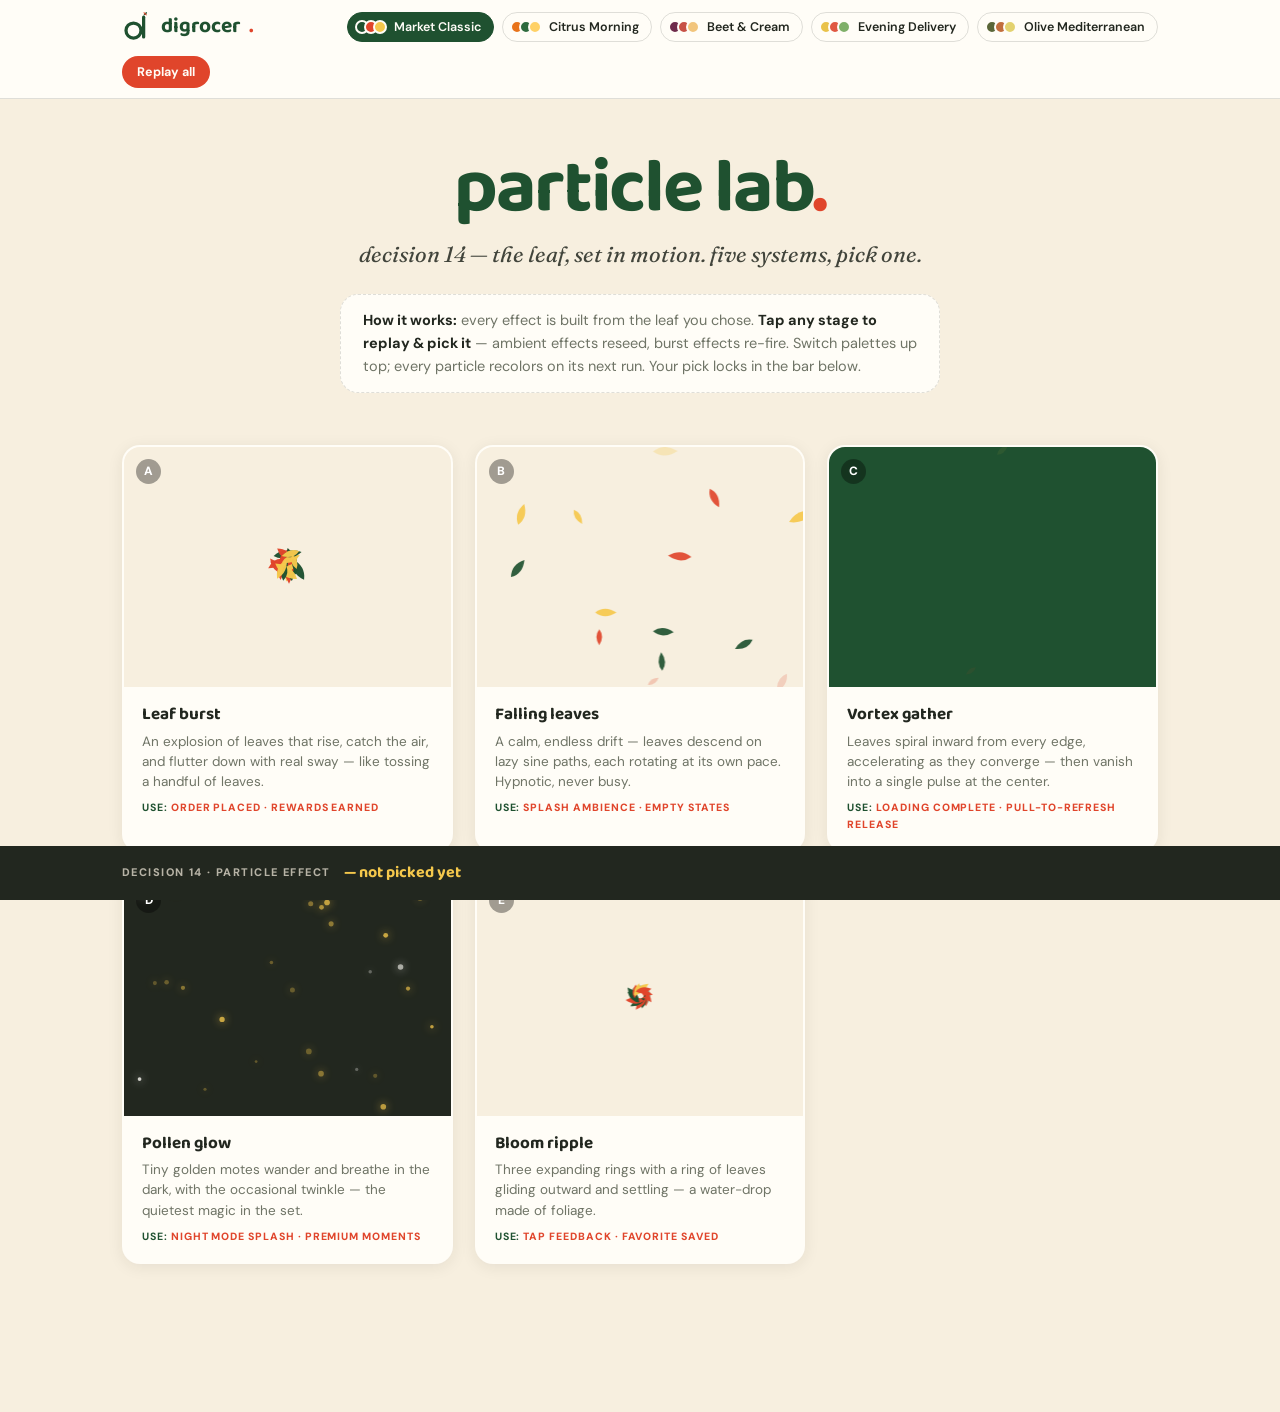
<file: originals/digrocer-particle-lab-v5.html>
<!DOCTYPE html>
<html lang="en">
<head>
<meta charset="UTF-8">
<meta name="viewport" content="width=device-width, initial-scale=1.0">
<title>digrocer — particle lab (v5)</title>
<link rel="preconnect" href="https://fonts.googleapis.com">
<link href="https://fonts.googleapis.com/css2?family=Fraunces:ital,opsz,wght@0,9..144,500..900;1,9..144,500..700&family=DM+Sans:opsz,wght@9..40,400..700&family=Baloo+2:wght@600;700;800&display=swap" rel="stylesheet">
<style>
:root{
  --bg:#F7EFDF; --surface:#FFFDF7; --ink:#22271F; --muted:#6F7466;
  --line:rgba(34,39,31,.14);
  --primary:#1F5130; --on-primary:#FFFDF7;
  --accent:#E0452B; --on-accent:#FFFDF7;
  --highlight:#F5C84C; --on-highlight:#22271F;
  --shadow:0 3px 16px rgba(34,39,31,.08);
  --r:18px; --spring:cubic-bezier(.34,1.56,.64,1);
}
*{margin:0;padding:0;box-sizing:border-box}
body{background:var(--bg);color:var(--ink);font-family:'DM Sans',system-ui,sans-serif;font-size:16.5px;line-height:1.6;-webkit-font-smoothing:antialiased;padding-bottom:84px;transition:background .4s,color .4s}
button{font-family:inherit;cursor:pointer}
:focus-visible{outline:3px solid var(--accent);outline-offset:2px;border-radius:6px}
.wrap{max-width:1080px;margin:0 auto;padding:0 22px}

.bar{position:sticky;top:0;z-index:60;background:var(--surface);border-bottom:1.5px solid var(--line);transition:background .4s}
.bar-in{display:flex;align-items:center;gap:12px;padding:10px 22px;max-width:1080px;margin:0 auto;flex-wrap:wrap}
.bar-logo{display:flex;align-items:center;gap:9px;font-family:'Baloo 2',sans-serif;font-weight:700;font-size:21px;color:var(--primary)}
.bar-logo .dot{color:var(--accent)}
.bar-logo svg{width:30px;height:30px}
.chips{display:flex;gap:8px;margin-left:auto;flex-wrap:wrap}
.chip{display:flex;align-items:center;gap:7px;border:1.5px solid var(--line);background:transparent;color:var(--ink);border-radius:999px;padding:6px 12px 6px 7px;font-size:12.5px;font-weight:600;transition:transform .2s var(--spring)}
.chip:hover{transform:translateY(-1px)}
.chip.active{border-color:var(--primary);background:var(--primary);color:var(--on-primary)}
.chip .dots{display:flex}
.chip .dots i{width:14px;height:14px;border-radius:50%;border:2px solid var(--surface)}
.chip .dots i+i{margin-left:-5px}
.rall{border:none;background:var(--accent);color:var(--on-accent);font-weight:700;font-size:12.5px;border-radius:999px;padding:8px 15px;transition:transform .2s var(--spring)}
.rall:hover{transform:scale(1.05)}

.hero{padding:52px 0 38px;text-align:center}
.hero h1{font-family:'Baloo 2',sans-serif;font-weight:700;line-height:1;font-size:clamp(40px,8vw,76px);letter-spacing:-.03em;color:var(--primary)}
.hero h1 .dot{color:var(--accent)}
.hero .tag{font-family:'Fraunces',serif;font-style:italic;font-size:clamp(17px,2.2vw,22px);margin-top:10px;opacity:.85}
.hero .how{margin:22px auto 0;max-width:600px;background:var(--surface);border:1.5px dashed var(--line);border-radius:var(--r);padding:14px 22px;font-size:14.5px;color:var(--muted);text-align:left;transition:background .4s}
.hero .how b{color:var(--ink)}

section{padding:14px 0 64px}
.vgrid{display:grid;gap:22px;grid-template-columns:repeat(auto-fit,minmax(300px,1fr))}
.v{background:var(--surface);border-radius:var(--r);box-shadow:var(--shadow);border:2.5px solid transparent;cursor:pointer;position:relative;overflow:hidden;transition:transform .22s var(--spring),border-color .2s,background .4s}
.v:hover{transform:translateY(-3px)}
.v.selected{border-color:var(--accent)}
.v.selected::after{content:"✓ picked";position:absolute;top:12px;right:12px;background:var(--accent);color:var(--on-accent);font-size:10.5px;font-weight:800;letter-spacing:.08em;border-radius:999px;padding:4px 11px;z-index:5;animation:pop .35s var(--spring)}
.v .opt{position:absolute;top:12px;left:12px;width:25px;height:25px;border-radius:50%;background:rgba(0,0,0,.35);color:#fff;font-size:12px;font-weight:800;display:flex;align-items:center;justify-content:center;z-index:5;backdrop-filter:blur(3px)}
@keyframes pop{0%{transform:scale(0)}70%{transform:scale(1.18)}100%{transform:scale(1)}}
.stage{height:240px;position:relative;display:block}
.stage canvas{position:absolute;inset:0;width:100%;height:100%;display:block}
.stage.lt{background:var(--bg);transition:background .4s}
.stage.dk{background:var(--ink);transition:background .4s}
.stage.gr{background:var(--primary);transition:background .4s}
.vc{padding:14px 18px 16px}
.vc h4{font-family:'Baloo 2',sans-serif;font-size:17px}
.vc p{font-size:13.5px;color:var(--muted);line-height:1.5;margin-top:3px}
.vc .use{font-size:10.5px;font-weight:800;letter-spacing:.09em;text-transform:uppercase;color:var(--accent);margin-top:8px}
.vc .use b{color:var(--primary)}

.selbar{position:fixed;left:0;right:0;bottom:0;z-index:80;background:var(--ink);color:var(--bg);transition:background .4s}
.selbar-in{max-width:1080px;margin:0 auto;display:flex;align-items:center;gap:14px;padding:14px 22px;flex-wrap:wrap}
.selbar .lab{font-size:11px;font-weight:800;letter-spacing:.13em;text-transform:uppercase;opacity:.7}
.selbar .pick{font-family:'Baloo 2',sans-serif;font-weight:700;font-size:16px;color:var(--highlight)}
@media(max-width:640px){
  .chip span.nm{display:none}
  .hero{padding:40px 0 30px}
  .stage{height:210px}
}
</style>
</head>
<body>

<div class="bar">
  <div class="bar-in">
    <div class="bar-logo">
      <svg viewBox="0 0 120 120" fill="none"><circle cx="46" cy="74" r="30" stroke="var(--primary)" stroke-width="13" fill="none"/><rect x="80" y="14" width="13" height="92" rx="6.5" fill="var(--primary)"/><path d="M86 14 q2 -12 14 -14 q0 12 -14 14z" fill="var(--primary)"/><path d="M100 14 q-2 -12 -14 -14 q0 12 14 14z" fill="var(--accent)" opacity=".8"/></svg>
      digrocer<span class="dot">.</span>
    </div>
    <div class="chips" id="paletteChips" role="group" aria-label="Palette switcher"></div>
    <button class="rall" onclick="replayAll()">Replay all</button>
  </div>
</div>

<header class="hero wrap">
  <h1>particle lab<span class="dot">.</span></h1>
  <p class="tag">decision 14 — the leaf, set in motion. five systems, pick one.</p>
  <div class="how"><b>How it works:</b> every effect is built from the leaf you chose. <b>Tap any stage to replay & pick it</b> — ambient effects reseed, burst effects re-fire. Switch palettes up top; every particle recolors on its next run. Your pick locks in the bar below.</div>
</header>

<section>
  <div class="wrap">
    <div class="vgrid">

      <div class="v" data-n="A — Leaf burst" tabindex="0" role="button" aria-label="Pick leaf burst">
        <span class="opt">A</span>
        <div class="stage lt"><canvas data-mode="burst"></canvas></div>
        <div class="vc"><h4>Leaf burst</h4><p>An explosion of leaves that rise, catch the air, and flutter down with real sway — like tossing a handful of leaves.</p><div class="use"><b>use:</b> order placed · rewards earned</div></div>
      </div>

      <div class="v" data-n="B — Falling leaves" tabindex="0" role="button" aria-label="Pick falling leaves">
        <span class="opt">B</span>
        <div class="stage lt"><canvas data-mode="drift"></canvas></div>
        <div class="vc"><h4>Falling leaves</h4><p>A calm, endless drift — leaves descend on lazy sine paths, each rotating at its own pace. Hypnotic, never busy.</p><div class="use"><b>use:</b> splash ambience · empty states</div></div>
      </div>

      <div class="v" data-n="C — Vortex gather" tabindex="0" role="button" aria-label="Pick vortex gather">
        <span class="opt">C</span>
        <div class="stage gr"><canvas data-mode="vortex"></canvas></div>
        <div class="vc"><h4>Vortex gather</h4><p>Leaves spiral inward from every edge, accelerating as they converge — then vanish into a single pulse at the center.</p><div class="use"><b>use:</b> loading complete · pull-to-refresh release</div></div>
      </div>

      <div class="v" data-n="D — Pollen glow" tabindex="0" role="button" aria-label="Pick pollen glow">
        <span class="opt">D</span>
        <div class="stage dk"><canvas data-mode="pollen"></canvas></div>
        <div class="vc"><h4>Pollen glow</h4><p>Tiny golden motes wander and breathe in the dark, with the occasional twinkle — the quietest magic in the set.</p><div class="use"><b>use:</b> night mode splash · premium moments</div></div>
      </div>

      <div class="v" data-n="E — Bloom ripple" tabindex="0" role="button" aria-label="Pick bloom ripple">
        <span class="opt">E</span>
        <div class="stage lt"><canvas data-mode="ripple"></canvas></div>
        <div class="vc"><h4>Bloom ripple</h4><p>Three expanding rings with a ring of leaves gliding outward and settling — a water-drop made of foliage.</p><div class="use"><b>use:</b> tap feedback · favorite saved</div></div>
      </div>

    </div>
  </div>
</section>

<div class="selbar">
  <div class="selbar-in">
    <span class="lab">decision 14 · particle effect</span>
    <span class="pick" id="pickName">— not picked yet</span>
  </div>
</div>

<script>
/* ---------- palettes ---------- */
var palettes={
  market:{name:'Market Classic',t:{'--bg':'#F7EFDF','--surface':'#FFFDF7','--ink':'#22271F','--muted':'#6F7466','--line':'rgba(34,39,31,.14)','--primary':'#1F5130','--on-primary':'#FFFDF7','--accent':'#E0452B','--on-accent':'#FFFDF7','--highlight':'#F5C84C','--on-highlight':'#22271F'}},
  citrus:{name:'Citrus Morning',t:{'--bg':'#FFF4E0','--surface':'#FFFCF4','--ink':'#2C2316','--muted':'#8A7A5E','--line':'rgba(44,35,22,.14)','--primary':'#E8731A','--on-primary':'#FFFCF4','--accent':'#2E6B3E','--on-accent':'#FFFCF4','--highlight':'#FFD166','--on-highlight':'#2C2316'}},
  beet:{name:'Beet & Cream',t:{'--bg':'#F7EDEA','--surface':'#FFFAF7','--ink':'#2E2026','--muted':'#8A7078','--line':'rgba(46,32,38,.14)','--primary':'#6E2B4B','--on-primary':'#FFF7F2','--accent':'#C75146','--on-accent':'#FFF7F2','--highlight':'#F2C57C','--on-highlight':'#2E2026'}},
  evening:{name:'Evening Delivery',t:{'--bg':'#121D16','--surface':'#1C2B21','--ink':'#0D1611','--muted':'#A9B3A2','--line':'rgba(244,238,223,.18)','--primary':'#E9C24A','--on-primary':'#1B2A20','--accent':'#E05842','--on-accent':'#FFF6EA','--highlight':'#7FB069','--on-highlight':'#121D16'}},
  olive:{name:'Olive Mediterranean',t:{'--bg':'#F2EFE0','--surface':'#FBF9EE','--ink':'#2A2B1F','--muted':'#7E8068','--line':'rgba(42,43,31,.14)','--primary':'#5A6638','--on-primary':'#FBF9EE','--accent':'#C26E3D','--on-accent':'#FFF8EF','--highlight':'#E3D26F','--on-highlight':'#2A2B1F'}}
};
var root=document.documentElement;
function cssCols(){
  var cs=getComputedStyle(root);
  return {
    primary:cs.getPropertyValue('--primary').trim(),
    accent:cs.getPropertyValue('--accent').trim(),
    highlight:cs.getPropertyValue('--highlight').trim(),
    onprimary:cs.getPropertyValue('--on-primary').trim()
  };
}
function applyPalette(key){
  var p=palettes[key];if(!p)return;
  for(var k in p.t)root.style.setProperty(k,p.t[k]);
  document.querySelectorAll('#paletteChips .chip').forEach(function(c){c.classList.toggle('active',c.dataset.key===key);});
  systems.forEach(function(s){s.replay();});
}
(function(){
  var chips=document.getElementById('paletteChips');
  Object.keys(palettes).forEach(function(key){
    var p=palettes[key];
    var ch=document.createElement('button');
    ch.className='chip';ch.dataset.key=key;
    ch.innerHTML='<span class="dots"><i style="background:'+p.t['--primary']+'"></i><i style="background:'+p.t['--accent']+'"></i><i style="background:'+p.t['--highlight']+'"></i></span><span class="nm">'+p.name+'</span>';
    ch.onclick=function(){applyPalette(key);};
    chips.appendChild(ch);
  });
})();

/* ---------- helpers ---------- */
function rnd(a,b){return a+Math.random()*(b-a);}
function pick(arr){return arr[(Math.random()*arr.length)|0];}
function drawLeaf(ctx,x,y,rot,s,col,a){
  ctx.save();ctx.translate(x,y);ctx.rotate(rot);ctx.globalAlpha=Math.max(0,Math.min(1,a));
  ctx.fillStyle=col;ctx.beginPath();
  ctx.moveTo(-s,s);
  ctx.quadraticCurveTo(-s*0.8,-s*0.6,s,-s);
  ctx.quadraticCurveTo(s*0.6,s*0.8,-s,s);
  ctx.closePath();ctx.fill();ctx.restore();
}
var reduced=window.matchMedia('(prefers-reduced-motion: reduce)').matches;

/* ---------- particle system ---------- */
function makeSys(canvas){
  var mode=canvas.dataset.mode;
  var ctx=canvas.getContext('2d');
  var W=0,H=0,t=0,P=[],R=[],done=false;
  function resize(){
    var dpr=Math.min(2,window.devicePixelRatio||1);
    W=canvas.clientWidth;H=canvas.clientHeight;
    canvas.width=Math.max(1,W*dpr);canvas.height=Math.max(1,H*dpr);
    ctx.setTransform(dpr,0,0,dpr,0,0);
  }
  function brand(){var c=cssCols();return [c.primary,c.accent,c.highlight];}

  /* spawners */
  function spawnBurst(){
    var c=brand();P=[];R=[];done=false;
    for(var i=0;i<26;i++){
      var a=rnd(0,Math.PI*2),sp=rnd(2,6);
      P.push({x:W/2,y:H/2,vx:Math.cos(a)*sp,vy:Math.sin(a)*sp-1.6,
        rot:rnd(0,6.28),rs:rnd(-.16,.16),s:rnd(5,10),col:pick(c),
        life:0,max:rnd(70,110),ph:rnd(0,6.28)});
    }
  }
  function spawnRipple(){
    var c=brand();P=[];done=false;
    R=[{r:4,a:.5},{r:-22,a:.5},{r:-48,a:.5}];
    for(var i=0;i<13;i++){
      var a=(i/13)*Math.PI*2+rnd(-.12,.12);
      P.push({x:W/2,y:H/2,vx:Math.cos(a)*3.6,vy:Math.sin(a)*3.6,
        rot:a+1.6,rs:rnd(-.05,.05),s:rnd(4.5,7.5),col:pick(c),life:0,max:85});
    }
  }
  function spawnVortex(){
    var c=brand();P=[];R=[];done=false;
    var maxR=Math.max(W,H)*.62;
    for(var i=0;i<34;i++){
      P.push({th:rnd(0,6.28),r:rnd(maxR*.75,maxR),s:rnd(4,8),col:pick(c),
        a:0,delay:rnd(0,28),dead:false});
    }
  }
  function seedDrift(){
    var c=brand();P=[];
    for(var i=0;i<14;i++)P.push(driftP(c,true));
  }
  function driftP(c,anyY){
    return {x:rnd(0,W),y:anyY?rnd(-20,H):rnd(-30,-12),vy:rnd(.3,.85),
      rot:rnd(0,6.28),rs:rnd(-.018,.018),s:rnd(4,9),col:pick(c),
      ph:rnd(0,6.28),f:rnd(.012,.028),amp:rnd(.4,1)};
  }
  function seedPollen(){
    var c=cssCols();P=[];
    for(var i=0;i<26;i++){
      P.push({bx:rnd(8,W-8),by:rnd(8,H-8),s:rnd(1.3,2.9),
        a:rnd(.01,.022),b:rnd(.008,.018),c2:rnd(.02,.05),
        p1:rnd(0,6.28),p2:rnd(0,6.28),p3:rnd(0,6.28),tw:0,
        col:Math.random()<.8?c.highlight:c.onprimary});
    }
  }
  function replay(){
    resize();t=0;
    if(mode==='burst')spawnBurst();
    else if(mode==='ripple')spawnRipple();
    else if(mode==='vortex')spawnVortex();
    else if(mode==='drift')seedDrift();
    else seedPollen();
    if(reduced){step();draw();}
  }

  /* per-frame physics */
  function step(){
    t++;
    var i,p;
    if(mode==='burst'){
      for(i=P.length-1;i>=0;i--){p=P[i];
        p.vy+=.11;p.vx*=.985;p.vy*=.99;
        p.x+=p.vx+(p.life>24?Math.sin(p.life*.18+p.ph)*.7:0);
        p.y+=p.vy;p.rot+=p.rs+(p.life>24?Math.sin(p.life*.12+p.ph)*.02:0);
        p.life++;
        if(p.life>p.max||p.y>H+20)P.splice(i,1);
      }
    }else if(mode==='ripple'){
      for(i=R.length-1;i>=0;i--){R[i].r+=2.6;if(R[i].r>0)R[i].a-=.011;if(R[i].a<=0)R.splice(i,1);}
      for(i=P.length-1;i>=0;i--){p=P[i];
        p.vx*=.962;p.vy*=.962;p.x+=p.vx;p.y+=p.vy;p.rot+=p.rs;p.life++;
        if(p.life>p.max)P.splice(i,1);
      }
    }else if(mode==='vortex'){
      var alive=0;
      for(i=0;i<P.length;i++){p=P[i];
        if(p.dead)continue;alive++;
        if(p.delay>0){p.delay--;continue;}
        p.a=Math.min(1,p.a+.07);
        p.r-=(1.1+p.r*.018);
        p.th+=.045+(46/(p.r+22))*.05;
        if(p.r<7){p.dead=true;
          var anyLeft=P.some(function(q){return !q.dead;});
          if(!anyLeft)R.push({r:4,a:.65});
        }
      }
      for(i=R.length-1;i>=0;i--){R[i].r+=2.6;R[i].a-=.028;if(R[i].a<=0){R.splice(i,1);done=true;}}
    }else if(mode==='drift'){
      var c=brand();
      for(i=P.length-1;i>=0;i--){p=P[i];
        p.y+=p.vy;p.x+=Math.sin(t*p.f+p.ph)*p.amp;p.rot+=p.rs;
        if(p.y>H+18)P.splice(i,1);
      }
      if(P.length<14&&Math.random()<.12)P.push(driftP(c,false));
    }else{ /* pollen */
      for(i=0;i<P.length;i++){p=P[i];
        if(Math.random()<.0045)p.tw=1;
        p.tw*=.9;
      }
    }
  }
  function draw(){
    ctx.clearRect(0,0,W,H);
    var i,p;
    if(mode==='burst'){
      for(i=0;i<P.length;i++){p=P[i];
        drawLeaf(ctx,p.x,p.y,p.rot,p.s,p.col,1-p.life/p.max);}
    }else if(mode==='ripple'){
      var cc=cssCols();
      ctx.lineWidth=2.5;
      for(i=0;i<R.length;i++){if(R[i].r<=0)continue;
        ctx.globalAlpha=Math.max(0,R[i].a);ctx.strokeStyle=cc.primary;
        ctx.beginPath();ctx.arc(W/2,H/2,R[i].r,0,6.29);ctx.stroke();}
      ctx.globalAlpha=1;
      for(i=0;i<P.length;i++){p=P[i];
        drawLeaf(ctx,p.x,p.y,p.rot,p.s,p.col,1-p.life/p.max);}
    }else if(mode==='vortex'){
      var cv=cssCols();
      for(i=0;i<P.length;i++){p=P[i];
        if(p.dead||p.delay>0)continue;
        var x=W/2+Math.cos(p.th)*p.r;
        var y=H/2+Math.sin(p.th)*p.r*.6;
        var sc=p.s*Math.max(.35,Math.min(1,p.r/120+.35));
        drawLeaf(ctx,x,y,p.th+1.6,sc,p.col,p.a);}
      ctx.lineWidth=3;
      for(i=0;i<R.length;i++){
        ctx.globalAlpha=Math.max(0,R[i].a);ctx.strokeStyle=cv.onprimary;
        ctx.beginPath();ctx.arc(W/2,H/2,R[i].r,0,6.29);ctx.stroke();}
      ctx.globalAlpha=1;
    }else if(mode==='drift'){
      for(i=0;i<P.length;i++){p=P[i];
        var fade=p.y<14?p.y/14:(p.y>H-22?Math.max(0,(H-p.y)/22):1);
        drawLeaf(ctx,p.x,p.y,p.rot,p.s,p.col,.92*fade);}
    }else{ /* pollen */
      for(i=0;i<P.length;i++){p=P[i];
        var x=p.bx+Math.sin(t*p.a+p.p1)*14;
        var y=p.by+Math.cos(t*p.b+p.p2)*11;
        var al=.28+.5*(.5+.5*Math.sin(t*p.c2+p.p3));
        var sz=p.s*(1+p.tw*1.7);
        ctx.save();
        ctx.globalAlpha=Math.min(1,al+p.tw*.5);
        ctx.shadowColor=p.col;ctx.shadowBlur=9;
        ctx.fillStyle=p.col;
        ctx.beginPath();ctx.arc(x,y,sz,0,6.29);ctx.fill();
        ctx.restore();}
    }
  }
  replay();
  return {replay:replay,step:step,draw:draw,resize:resize,mode:mode};
}

/* ---------- boot ---------- */
var systems=[];
document.querySelectorAll('canvas[data-mode]').forEach(function(cv){systems.push(makeSys(cv));});

if(!reduced){
  (function loop(){
    for(var i=0;i<systems.length;i++){systems[i].step();systems[i].draw();}
    requestAnimationFrame(loop);
  })();
}
window.addEventListener('resize',function(){systems.forEach(function(s){s.replay();});});
function replayAll(){systems.forEach(function(s){s.replay();});}

/* ---------- pick logic ---------- */
document.querySelectorAll('.v[data-n]').forEach(function(card,idx){
  function act(){
    document.querySelectorAll('.v[data-n]').forEach(function(s){s.classList.remove('selected');});
    card.classList.add('selected');
    document.getElementById('pickName').textContent=card.dataset.n;
    systems[idx].replay();
  }
  card.addEventListener('click',act);
  card.addEventListener('keydown',function(e){if(e.key==='Enter'||e.key===' '){e.preventDefault();act();}});
});
applyPalette('market');
</script>
</body>
</html>
</file>
<file: android/shared.css>
/* ============================================================
   DiGrocer · Android 16 concept — LAB THEME edition
   Same lab tokens (Market Classic / Evening Delivery), but the
   feel is Material 3 Expressive: tonal surfaces instead of
   blur, ripples, shape-morphing buttons, an M3 navigation bar,
   emphasized easing. Graceful floor is trivial — everything is
   solid and fast on any GPU.
============================================================ */

:root{
  /* Market Classic (lab palette) */
  --canvas:#F7EFDF; --surface:#FFFDF7; --ink:#22271F; --ink-muted:#6F7466;
  --hairline:#E9E0C9;
  --forest:#143B22; --grocer:#1F5130; --mint:#EAF0E0; --mint-deep:#CFE0C4;
  --harvest:#F5C84C; --harvest-soft:#FBF0CF; --berry:#E0452B;
  --on-brand:#FFFDF7;
  --tonal:#F2ECD9;            /* surfaceContainer on ivory */
  --tonal-high:#ECE4CD;
  --shadow:0 2px 10px rgba(34,39,31,.10);
  --shadow-pop:0 10px 30px rgba(34,39,31,.20);
  --r-tile:20px; --r-card:28px;
  /* M3 emphasized easing — decisive, no overshoot */
  --spring:cubic-bezier(.3,0,0,1);
  --ease:cubic-bezier(.2,0,0,1);
}
body.dark, body.rider{
  /* Evening Delivery (lab palette) */
  --canvas:#121D16; --surface:#1C2B21; --ink:#F4EEDF; --ink-muted:#A9B3A2;
  --hairline:#2C3A2F;
  --forest:#0E2A18; --grocer:#E9C24A; --mint:#1E3526; --mint-deep:#2C4A35;
  --harvest:#E9C24A; --harvest-soft:#3A2F12; --berry:#E05842;
  --on-brand:#1B2A20;
  --tonal:#1A2A20; --tonal-high:#23332A;
  --shadow:0 2px 10px rgba(0,0,0,.5);
  --shadow-pop:0 10px 30px rgba(0,0,0,.6);
}

*{margin:0;padding:0;box-sizing:border-box}
html,body{height:100%}
body{
  font-family:'Roboto Flex',Roboto,system-ui,sans-serif;
  background:var(--canvas);color:var(--ink);
  -webkit-font-smoothing:antialiased;font-size:15px;line-height:1.45;
  overflow:hidden;
}
button{font-family:inherit;cursor:pointer;border:none;background:none;color:inherit}
input,textarea{font-family:inherit;font-size:inherit;color:inherit}
:focus-visible{outline:2.5px solid var(--berry);outline-offset:2px;border-radius:8px}

/* ---------- desktop stage + phone frame (Pixel-style) ---------- */
.stage{
  height:100vh;height:100dvh;display:grid;place-items:center;position:relative;
  background:
    radial-gradient(900px 500px at 12% -10%, var(--mint) 0%, transparent 55%),
    radial-gradient(700px 480px at 105% 110%, var(--harvest-soft) 0%, transparent 60%),
    var(--canvas);
}
.stage>canvas.amb{position:absolute;inset:0;width:100%;height:100%;pointer-events:none}
.phone{
  position:relative;width:min(396px,100vw);height:min(844px,100dvh);
  background:var(--canvas);overflow:hidden;
  border-radius:34px;border:8px solid #101210;
  box-shadow:0 40px 90px rgba(20,18,8,.4),0 0 0 1.5px rgba(255,255,255,.14) inset;
}
@media(max-width:430px),(max-height:880px) and (max-width:600px){
  .phone{width:100vw;height:100dvh;border-radius:0;border:none;box-shadow:none}
}
/* hole-punch camera instead of an island */
.island{
  position:absolute;top:12px;left:50%;transform:translateX(-50%);
  width:13px;height:13px;border-radius:50%;background:#101210;z-index:90;
  pointer-events:none;box-shadow:0 0 0 2.5px rgba(0,0,0,.25);
}
/* gesture navigation handle */
.navhandle{
  position:absolute;bottom:7px;left:50%;transform:translateX(-50%);
  width:104px;height:4px;border-radius:99px;background:var(--ink);opacity:.32;
  z-index:96;pointer-events:none;
}
.sbar{
  position:absolute;top:0;left:0;right:0;height:46px;z-index:80;pointer-events:none;
  display:flex;align-items:center;justify-content:space-between;
  padding:12px 24px 0;font-size:13.5px;font-weight:600;letter-spacing:.01em;
}
.sbar .sicons{display:flex;gap:5px;align-items:center}
.sbar svg{display:block}

/* ---------- "glass" → M3 tonal surface (no blur, by design) ---------- */
.glass{
  position:relative;
  background:var(--tonal);
  border:none;
  box-shadow:var(--shadow);
}
.glass::before{content:none}
.noglass .glass{background:var(--tonal)}

/* ---------- screens & transitions (emphasized, no overshoot) ---------- */
.scr{
  position:absolute;inset:0;background:var(--canvas);
  overflow-y:auto;overflow-x:hidden;-webkit-overflow-scrolling:touch;
  opacity:0;pointer-events:none;transform:translateY(26px);
  transition:opacity .26s var(--ease),transform .38s var(--spring);
  padding:60px 0 150px;scrollbar-width:none;
}
.scr::-webkit-scrollbar{display:none}
.scr.on{opacity:1;pointer-events:auto;transform:none}
.scr.full{padding:0}
.pad{padding-left:20px;padding-right:20px}

/* top app bar — solid tonal, flush corners */
.topbar{
  position:sticky;top:-60px;margin-top:-60px;z-index:40;
  padding:56px 14px 10px;display:flex;align-items:center;gap:8px;
  border-radius:0;
}
.topbar h1{font-size:20px;font-weight:700;letter-spacing:0;flex:1}
.iconbtn{
  width:40px;height:40px;border-radius:50%;display:grid;place-items:center;flex:none;
  background:var(--tonal-high);box-shadow:none;position:relative;overflow:hidden;
  transition:transform .15s var(--ease);
}
.iconbtn:active{transform:scale(.92)}
.iconbtn svg{width:19px;height:19px}

/* ---------- type ---------- */
.h-display{font-size:30px;font-weight:800;letter-spacing:-.01em;line-height:1.1}
.h-sec{font-size:16.5px;font-weight:700;letter-spacing:0}
.sub{color:var(--ink-muted);font-size:13px}
.eyebrow{font-size:11px;font-weight:700;letter-spacing:.1em;text-transform:uppercase;color:var(--ink-muted)}
/* brand wordmark keeps the lab face; everything else is Roboto Flex */
.wordmark{font-family:'Baloo 2',sans-serif}
.serif-tag{font-style:italic}

/* ---------- buttons — M3 filled, shape-morph on press ---------- */
.btn{
  display:flex;align-items:center;justify-content:center;gap:8px;
  width:100%;padding:15px 18px;border-radius:999px;
  background:var(--grocer);color:var(--on-brand);font-weight:700;font-size:15px;
  box-shadow:none;position:relative;overflow:hidden;
  transition:border-radius .28s var(--spring),transform .15s var(--ease);
}
.btn:active{border-radius:16px;transform:scale(.985)}
.btn[disabled]{opacity:.4;pointer-events:none}
.btn.tonal{background:var(--mint);color:var(--grocer)}
.btn.ghost{background:transparent;color:var(--grocer);border:1.5px solid var(--hairline)}
.btn.harvest{background:var(--harvest);color:#3A2A05}
.btn.danger{background:transparent;color:var(--berry)}
.btn.sm{padding:10px 18px;font-size:13px;width:auto}

/* ---------- cards / cells ---------- */
.card{background:var(--surface);border-radius:var(--r-card);border:none;box-shadow:var(--shadow)}
.cell{
  display:flex;align-items:center;gap:13px;padding:14px 16px;width:100%;text-align:left;
  position:relative;overflow:hidden;transition:background .15s;
}
.cell:active{background:var(--tonal-high)}
.cell+.cell{border-top:1px solid var(--hairline)}
.cell .ic{width:38px;height:38px;border-radius:14px;background:var(--mint);color:var(--grocer);display:grid;place-items:center;flex:none}
.cell .ic svg{width:17px;height:17px}
.cell .tx{flex:1;min-width:0}
.cell .tx b{display:block;font-size:14.5px;font-weight:600}
.cell .tx span{display:block;font-size:12px;color:var(--ink-muted)}
.chev{color:var(--ink-muted);flex:none}

/* ---------- fields — M3 filled text fields ---------- */
.field{margin-bottom:12px}
.field label{display:block;font-size:11.5px;font-weight:600;color:var(--ink-muted);margin:0 0 6px 4px;letter-spacing:.04em}
.field input,.field textarea,.field select{
  width:100%;padding:14px 16px;border-radius:14px 14px 6px 6px;
  border:none;border-bottom:2px solid var(--hairline);background:var(--tonal);
  font-size:14.5px;font-weight:500;transition:border-color .2s,background .2s;
  -webkit-appearance:none;appearance:none;
}
.field input:focus,.field textarea:focus{outline:none;border-bottom-color:var(--grocer);background:var(--tonal-high)}

/* ---------- chips — M3 squared filter chips ---------- */
.chips{display:flex;gap:8px;overflow-x:auto;padding:4px 20px 8px;scrollbar-width:none}
.chips::-webkit-scrollbar{display:none}
.chip{
  flex:none;padding:9px 16px;border-radius:10px;font-size:13px;font-weight:600;
  background:transparent;border:1.5px solid var(--hairline);color:var(--ink);
  position:relative;overflow:hidden;transition:transform .15s var(--ease);
}
.chip:active{transform:scale(.95)}
.chip.on{background:var(--mint);color:var(--grocer);border-color:transparent}

/* ---------- product tiles & steppers ---------- */
.tile{
  background:var(--surface);border-radius:var(--r-tile);border:none;
  padding:10px;position:relative;text-align:left;box-shadow:var(--shadow);
  transition:transform .18s var(--ease);
}
.tile:active{transform:scale(.98)}
.tile .ph{
  height:86px;border-radius:14px;display:grid;place-items:center;font-size:38px;
  background:linear-gradient(150deg,var(--mint) 0%,var(--mint-deep) 130%);
  margin-bottom:8px;position:relative;overflow:hidden;
}
.tile .ph .off{
  position:absolute;top:6px;left:6px;background:var(--berry);color:#FFFDF7;
  font-size:10px;font-weight:700;border-radius:8px;padding:3px 8px;
}
.tile h5{font-size:12.5px;font-weight:600;line-height:1.25;min-height:31px}
.tile .pr{font-size:13.5px;font-weight:800;margin-top:3px}
.tile .pr s{color:var(--ink-muted);font-weight:500;font-size:11px;margin-left:5px}
.tile .fav{position:absolute;top:14px;right:14px;z-index:3;width:28px;height:28px;border-radius:50%;
  background:var(--surface);display:grid;place-items:center;box-shadow:var(--shadow)}
.tile .fav svg{width:14px;height:14px}
.step{
  position:absolute;right:8px;bottom:8px;height:34px;display:flex;align-items:center;
  border-radius:12px;background:var(--grocer);color:var(--on-brand);overflow:hidden;
  box-shadow:var(--shadow);transition:width .25s var(--spring);
}
.step button{width:34px;height:34px;display:grid;place-items:center;color:var(--on-brand);font-size:17px;font-weight:700}
.step .q{min-width:18px;text-align:center;font-size:13.5px;font-weight:800}
.step.zero .q,.step.zero .minus{display:none}

/* ---------- M3 navigation bar (flush, tonal, pill indicator) ---------- */
.dock{
  position:absolute;left:0;right:0;bottom:0;z-index:60;
  border-radius:0;display:flex;padding:10px 8px 20px;
  background:var(--tonal);box-shadow:0 -1px 0 var(--hairline);
  transition:transform .35s var(--spring),opacity .25s;
}
.dock.hide{transform:translateY(110%);opacity:0;pointer-events:none}
.dock button{
  flex:1;display:flex;flex-direction:column;align-items:center;gap:4px;
  padding:4px 0 2px;font-size:11px;font-weight:600;color:var(--ink-muted);
  border-radius:18px;position:relative;transition:color .2s;
  overflow:visible;
}
.dock button.on{color:var(--grocer);font-weight:700}
.dock button svg{width:22px;height:22px;position:relative;z-index:1}
.dock button.on::before{
  content:"";position:absolute;top:0;left:50%;transform:translateX(-50%);
  width:60px;height:30px;border-radius:999px;background:var(--mint);
  animation:dockPill .3s var(--spring);
}
@keyframes dockPill{0%{width:30px;opacity:0}100%{width:60px;opacity:1}}

/* ---------- cart bar → extended-FAB flavour ---------- */
.cartbar{
  position:absolute;left:16px;right:16px;bottom:104px;z-index:59;
  border-radius:18px;padding:13px 15px;display:flex;align-items:center;gap:11px;
  background:var(--forest);color:#FFFDF7;box-shadow:var(--shadow-pop);
  transform:translateY(190px);opacity:0;pointer-events:none;cursor:pointer;border:none;
  transition:transform .4s var(--spring),opacity .22s ease;overflow:hidden;
}
body.dark .cartbar{background:var(--harvest);color:#1B2A20}
.cartbar.show{transform:none;opacity:1;pointer-events:auto}
.cartbar .n{
  width:30px;height:30px;border-radius:10px;background:var(--harvest);color:#3A2A05;
  display:grid;place-items:center;font-size:13px;font-weight:800;flex:none;
}
body.dark .cartbar .n{background:#1B2A20;color:#E9C24A}
.cartbar .n.bump{animation:bump .4s var(--spring)}
@keyframes bump{40%{transform:scale(1.3)}}
.cartbar b{flex:1;font-size:13.5px}
.cartbar span{font-weight:800;font-size:14.5px}

/* ---------- live order pill ---------- */
.livepill{
  display:flex;align-items:center;gap:10px;width:calc(100% - 40px);margin:0 20px 14px;
  border-radius:20px;padding:12px 14px;border:none;text-align:left;
  background:var(--ink);color:var(--canvas);box-shadow:var(--shadow-pop);
  animation:rise .4s var(--ease) both;position:relative;overflow:hidden;
}
.livepill .pulse{width:10px;height:10px;border-radius:50%;background:var(--harvest);position:relative;flex:none}
.livepill .pulse::after{content:"";position:absolute;inset:-5px;border-radius:50%;border:2px solid var(--harvest);animation:pulse 1.6s ease-out infinite}
.livepill b{flex:1;font-size:13px}
.livepill span{font-size:11.5px;opacity:.75}
@keyframes pulse{0%{transform:scale(.5);opacity:1}100%{transform:scale(1.4);opacity:0}}
@keyframes rise{0%{opacity:0;transform:translateY(16px)}100%{opacity:1;transform:none}}

/* ---------- sheet ---------- */
.sheetwrap{position:absolute;inset:0;z-index:70;pointer-events:none}
.sheetwrap.open{pointer-events:auto}
.sheetwrap .dim{position:absolute;inset:0;background:rgba(14,10,4,.45);opacity:0;transition:opacity .3s}
.sheetwrap.open .dim{opacity:1}
.sheet{
  position:absolute;left:0;right:0;bottom:0;border-radius:28px 28px 0 0;
  padding:10px 18px 24px;transform:translateY(115%);transition:transform .42s var(--spring);
  max-height:78%;overflow-y:auto;
}
.sheetwrap.open .sheet{transform:none}
.grab{width:34px;height:4px;border-radius:99px;background:var(--ink-muted);opacity:.4;margin:6px auto 12px}

/* ---------- toast → M3 snackbar ---------- */
.toast{
  position:absolute;left:18px;right:18px;bottom:130px;transform:translateY(24px);
  z-index:95;border-radius:14px;padding:13px 18px;font-size:13.5px;font-weight:500;
  opacity:0;transition:all .3s var(--ease);pointer-events:none;
  display:flex;align-items:center;gap:10px;
  background:var(--ink)!important;color:var(--canvas);box-shadow:var(--shadow-pop);
}
.toast.show{opacity:1;transform:none}

/* ---------- status chips ---------- */
.stchip{display:inline-flex;align-items:center;gap:6px;border-radius:8px;padding:5px 11px;font-size:11px;font-weight:700}
.stchip i{width:7px;height:7px;border-radius:50%;background:currentColor}
.st-pending{background:var(--harvest-soft);color:#9A6A0B}
body.rider .st-pending,body.dark .st-pending{color:#E9C24A}
.st-active{background:var(--mint);color:var(--grocer)}
.st-done{background:var(--mint);color:var(--grocer)}
.st-cancel{background:rgba(224,69,43,.12);color:var(--berry)}

/* ---------- timeline ---------- */
.tl{position:relative;padding-left:30px}
.tl .step-row{position:relative;padding-bottom:22px}
.tl .step-row::before{content:"";position:absolute;left:-22px;top:22px;bottom:-2px;width:2.5px;background:var(--hairline);border-radius:2px}
.tl .step-row:last-child::before{display:none}
.tl .dot{
  position:absolute;left:-30px;top:1px;width:19px;height:19px;border-radius:50%;
  border:2.5px solid var(--hairline);background:var(--surface);display:grid;place-items:center;
}
.tl .step-row.done .dot{background:var(--grocer);border-color:var(--grocer);color:var(--on-brand)}
.tl .step-row.done::before{background:var(--grocer)}
.tl .step-row.now .dot{border-color:var(--grocer);box-shadow:0 0 0 5px rgba(31,81,48,.18);animation:pulse-dot 1.6s ease infinite}
@keyframes pulse-dot{50%{box-shadow:0 0 0 8px rgba(31,81,48,.08)}}
.tl b{font-size:13.5px;font-weight:600;display:block}
.tl span{font-size:11.5px;color:var(--ink-muted)}

/* ---------- switch — M3 (thumb grows when on) ---------- */
.sw{width:52px;height:32px;border-radius:999px;background:var(--tonal-high);border:2px solid var(--ink-muted);position:relative;flex:none;transition:all .25s;cursor:pointer}
.sw::after{content:"";position:absolute;top:6px;left:6px;width:16px;height:16px;border-radius:50%;background:var(--ink-muted);transition:all .25s var(--spring)}
.sw.on{background:var(--grocer);border-color:var(--grocer)}
.sw.on::after{width:24px;height:24px;top:2px;transform:translateX(18px);background:var(--surface)}

/* ---------- skeleton ---------- */
@keyframes breathe{0%,100%{opacity:.45}50%{opacity:1}}
.skel{background:var(--hairline);border-radius:10px;animation:breathe 1.4s ease infinite}

/* ---------- motion utilities ---------- */
@keyframes floaty{0%,100%{transform:translateY(0)}50%{transform:translateY(-9px)}}
.floaty{animation:floaty 3.4s ease-in-out infinite}
@keyframes spin{to{transform:rotate(360deg)}}
.spin{animation:spin 1s linear infinite}
@keyframes popIn{0%{transform:scale(0)}70%{transform:scale(1.1)}100%{transform:scale(1)}}
.pop{animation:popIn .4s var(--spring) both}

/* swipe to confirm (rider) */
.swipe{
  position:relative;height:58px;border-radius:18px;overflow:hidden;
  background:var(--mint);border:none;
  display:flex;align-items:center;justify-content:center;user-select:none;touch-action:none;
}
body.dark .swipe,body.rider .swipe{background:#1E3526}
.swipe .lbl{font-size:13.5px;font-weight:700;color:var(--grocer);transition:opacity .2s}
body.dark .swipe .lbl,body.rider .swipe .lbl{color:#7FB069}
.swipe .thumb{
  position:absolute;left:5px;top:5px;width:48px;height:48px;border-radius:14px;
  background:var(--grocer);color:var(--on-brand);display:grid;place-items:center;
  box-shadow:var(--shadow);cursor:grab;
}
.swipe .fill{position:absolute;left:0;top:0;bottom:0;width:0;background:rgba(31,81,48,.2);background:color-mix(in srgb,var(--grocer) 22%,transparent)}
.swipe.done .lbl{opacity:0}

/* particle overlay (taps, bursts) */
canvas.fxoverlay{position:absolute;inset:0;z-index:94;pointer-events:none;width:100%;height:100%}

/* ---------- M3 ripple (added by m3.js) ---------- */
.m3rip{
  position:absolute;border-radius:50%;background:currentColor;opacity:.16;
  transform:scale(0);animation:m3rip .55s var(--ease) forwards;
  pointer-events:none;z-index:0;
}
@keyframes m3rip{to{transform:scale(1);opacity:0}}

/* scroll-driven entrances on the newest engines only */
@supports (animation-timeline: view()){
  .vreveal{animation:vrev both;animation-timeline:view();animation-range:entry 0% entry 50%}
  @keyframes vrev{from{opacity:.15;transform:translateY(16px)}to{opacity:1;transform:none}}
}

@media (prefers-reduced-motion: reduce){
  *,*::before,*::after{animation:none!important;transition:none!important}
}
</file>
<file: concept/shared.css>
/* ============================================================
   DiGrocer · iOS-27 concept — shared design system
   Mirrors the real app tokens (Color.kt "Warm Market" + Rider dark)
   and layers the liquid-glass language on top, with a graceful
   floor for devices without backdrop blur.
============================================================ */

:root{
  /* customer — Warm Market (Color.kt) */
  --canvas:#FBF7F0; --surface:#FFFFFF; --ink:#13241A; --ink-muted:#6B7A70;
  --hairline:#EDE7DC;
  --forest:#1B7A38; --grocer:#2DA94F; --mint:#E8F8ED; --mint-deep:#B8F0C5;
  --harvest:#F5A623; --harvest-soft:#FDF0D9; --berry:#E53935;
  --on-brand:#FFFFFF;
  --glass-tint:255,255,255; --glass-a:.55; --glass-a-blur:.42;
  --shadow:0 6px 24px rgba(19,36,26,.10);
  --shadow-pop:0 18px 44px rgba(19,36,26,.18);
  --r-tile:16px; --r-card:22px;
  --spring:cubic-bezier(.34,1.45,.64,1);
  --ease:cubic-bezier(.25,.8,.35,1);
}
body.dark, body.rider{
  --canvas:#1A1A1A; --surface:#121212; --ink:#E8E8E8; --ink-muted:#9E9E9E;
  --hairline:#2A2A2A;
  --mint:#15311F; --mint-deep:#1E4A2C; --harvest-soft:#33270F;
  --glass-tint:24,26,24; --glass-a:.62; --glass-a-blur:.5;
  --shadow:0 6px 24px rgba(0,0,0,.45);
  --shadow-pop:0 18px 44px rgba(0,0,0,.6);
}
/* P3 wide-gamut where the display can take it */
@supports (color: color(display-p3 0 0 0)){
  :root{--grocer:color(display-p3 .27 .64 .34);--harvest:color(display-p3 .95 .66 .17)}
}

*{margin:0;padding:0;box-sizing:border-box}
html,body{height:100%}
body{
  font-family:'Inter',system-ui,-apple-system,sans-serif;
  background:var(--canvas);color:var(--ink);
  -webkit-font-smoothing:antialiased;font-size:15px;line-height:1.45;
  overflow:hidden;
}
button{font-family:inherit;cursor:pointer;border:none;background:none;color:inherit}
input,textarea{font-family:inherit;font-size:inherit;color:inherit}
:focus-visible{outline:2.5px solid var(--grocer);outline-offset:2px;border-radius:8px}

/* ---------- desktop stage + phone frame ---------- */
.stage{
  height:100vh;height:100dvh;display:grid;place-items:center;position:relative;
  background:
    radial-gradient(900px 500px at 12% -10%, var(--mint) 0%, transparent 55%),
    radial-gradient(700px 480px at 105% 110%, var(--harvest-soft) 0%, transparent 60%),
    var(--canvas);
}
.stage>canvas.amb{position:absolute;inset:0;width:100%;height:100%;pointer-events:none}
.phone{
  position:relative;width:min(396px,100vw);height:min(844px,100dvh);
  background:var(--canvas);overflow:hidden;
  border-radius:52px;border:10px solid #0B0F0C;
  box-shadow:0 40px 90px rgba(10,20,14,.4),0 0 0 1.5px rgba(255,255,255,.16) inset;
}
@media(max-width:430px),(max-height:880px) and (max-width:600px){
  .phone{width:100vw;height:100dvh;border-radius:0;border:none;box-shadow:none}
}
.island{
  position:absolute;top:10px;left:50%;transform:translateX(-50%);
  width:118px;height:32px;border-radius:20px;background:#0B0F0C;z-index:90;
  pointer-events:none;
}
.sbar{
  position:absolute;top:0;left:0;right:0;height:52px;z-index:80;pointer-events:none;
  display:flex;align-items:center;justify-content:space-between;
  padding:14px 28px 0;font-size:14px;font-weight:700;letter-spacing:.01em;
}
.sbar .sicons{display:flex;gap:5px;align-items:center}
.sbar svg{display:block}

/* ---------- liquid glass (solid floor first) ---------- */
.glass{
  position:relative;
  background:rgba(var(--glass-tint),.92);
  border:1px solid rgba(255,255,255,.35);
  box-shadow:var(--shadow),inset 0 1px 0 rgba(255,255,255,.35);
}
@supports ((-webkit-backdrop-filter:blur(2px)) or (backdrop-filter:blur(2px))){
  .glass{
    background:rgba(var(--glass-tint),var(--glass-a-blur));
    -webkit-backdrop-filter:blur(22px) saturate(1.8);
    backdrop-filter:blur(22px) saturate(1.8);
  }
}
.glass::before{
  content:"";position:absolute;inset:0;border-radius:inherit;pointer-events:none;
  background:linear-gradient(120deg,rgba(255,255,255,.4),rgba(255,255,255,0) 30%,rgba(255,255,255,0) 70%,rgba(255,255,255,.18));
}
body.rider .glass::before,body.dark .glass::before{
  background:linear-gradient(120deg,rgba(255,255,255,.14),rgba(255,255,255,0) 30%,rgba(255,255,255,0) 72%,rgba(255,255,255,.07));
}

/* ---------- screens & transitions ---------- */
.scr{
  position:absolute;inset:0;background:var(--canvas);
  overflow-y:auto;overflow-x:hidden;-webkit-overflow-scrolling:touch;
  opacity:0;pointer-events:none;transform:translateY(14px) scale(.985);
  transition:opacity .32s var(--ease),transform .42s var(--spring);
  padding:64px 0 140px;scrollbar-width:none;
}
.scr::-webkit-scrollbar{display:none}
.scr.on{opacity:1;pointer-events:auto;transform:none}
.scr.full{padding:0}
.pad{padding-left:20px;padding-right:20px}

/* glass top bar inside a screen */
.topbar{
  position:sticky;top:-64px;margin-top:-64px;z-index:40;
  padding:60px 16px 10px;display:flex;align-items:center;gap:10px;
  border-radius:0 0 26px 26px;
}
.topbar h1{font-size:19px;font-weight:800;letter-spacing:-.02em;flex:1}
.iconbtn{
  width:38px;height:38px;border-radius:50%;display:grid;place-items:center;flex:none;
  background:rgba(var(--glass-tint),.7);box-shadow:var(--shadow);
  transition:transform .18s var(--spring);
}
.iconbtn:active{transform:scale(.88)}
.iconbtn svg{width:18px;height:18px}

/* ---------- type ---------- */
.h-display{font-size:30px;font-weight:900;letter-spacing:-.035em;line-height:1.08}
.h-sec{font-size:17px;font-weight:800;letter-spacing:-.02em}
.sub{color:var(--ink-muted);font-size:13px}
.eyebrow{font-size:10.5px;font-weight:800;letter-spacing:.12em;text-transform:uppercase;color:var(--ink-muted)}

/* ---------- buttons ---------- */
.btn{
  display:flex;align-items:center;justify-content:center;gap:8px;
  width:100%;padding:15px 18px;border-radius:999px;
  background:var(--grocer);color:#fff;font-weight:800;font-size:15px;
  box-shadow:0 8px 22px rgba(45,169,79,.35);
  transition:transform .18s var(--spring),box-shadow .2s;
}
.btn:active{transform:scale(.965)}
.btn[disabled]{opacity:.45;pointer-events:none}
.btn.tonal{background:var(--mint);color:var(--forest);box-shadow:none}
.btn.ghost{background:transparent;color:var(--forest);box-shadow:none;border:1.5px solid var(--hairline)}
.btn.harvest{background:var(--harvest);color:#3A2A05;box-shadow:0 8px 22px rgba(245,166,35,.35)}
.btn.danger{background:transparent;color:var(--berry);box-shadow:none}
.btn.sm{padding:10px 16px;font-size:13px;width:auto}

/* ---------- cards / cells ---------- */
.card{background:var(--surface);border-radius:var(--r-card);border:1px solid var(--hairline);box-shadow:var(--shadow)}
.cell{
  display:flex;align-items:center;gap:13px;padding:14px 16px;width:100%;text-align:left;
  transition:background .15s;
}
.cell:active{background:rgba(45,169,79,.06)}
.cell+.cell{border-top:1px solid var(--hairline)}
.cell .ic{width:36px;height:36px;border-radius:12px;background:var(--mint);color:var(--forest);display:grid;place-items:center;flex:none}
.cell .ic svg{width:17px;height:17px}
.cell .tx{flex:1;min-width:0}
.cell .tx b{display:block;font-size:14.5px;font-weight:700}
.cell .tx span{display:block;font-size:12px;color:var(--ink-muted)}
.chev{color:var(--ink-muted);flex:none}

/* ---------- fields ---------- */
.field{margin-bottom:12px}
.field label{display:block;font-size:11.5px;font-weight:700;color:var(--ink-muted);margin:0 0 6px 4px;letter-spacing:.04em}
.field input,.field textarea,.field select{
  width:100%;padding:14px 16px;border-radius:var(--r-tile);
  border:1.5px solid var(--hairline);background:var(--surface);
  font-size:14.5px;font-weight:600;transition:border-color .2s,box-shadow .2s;
  -webkit-appearance:none;appearance:none;
}
.field input:focus,.field textarea:focus{outline:none;border-color:var(--grocer);box-shadow:0 0 0 4px rgba(45,169,79,.14)}

/* ---------- chips ---------- */
.chips{display:flex;gap:8px;overflow-x:auto;padding:4px 20px 8px;scrollbar-width:none}
.chips::-webkit-scrollbar{display:none}
.chip{
  flex:none;padding:9px 16px;border-radius:999px;font-size:13px;font-weight:700;
  background:var(--surface);border:1.5px solid var(--hairline);color:var(--ink);
  transition:transform .18s var(--spring);
}
.chip:active{transform:scale(.93)}
.chip.on{background:var(--ink);color:var(--canvas);border-color:var(--ink)}

/* ---------- product tiles & steppers ---------- */
.tile{
  background:var(--surface);border-radius:var(--r-tile);border:1px solid var(--hairline);
  padding:10px;position:relative;text-align:left;box-shadow:var(--shadow);
  transition:transform .2s var(--spring);
}
.tile:active{transform:scale(.97)}
.tile .ph{
  height:86px;border-radius:12px;display:grid;place-items:center;font-size:38px;
  background:linear-gradient(150deg,var(--mint) 0%,var(--mint-deep) 130%);
  margin-bottom:8px;position:relative;overflow:hidden;
}
.tile .ph .off{
  position:absolute;top:6px;left:6px;background:var(--berry);color:#fff;
  font-size:10px;font-weight:800;border-radius:999px;padding:3px 8px;
}
.tile h5{font-size:12.5px;font-weight:700;line-height:1.25;min-height:31px}
.tile .pr{font-size:13.5px;font-weight:800;margin-top:3px}
.tile .pr s{color:var(--ink-muted);font-weight:600;font-size:11px;margin-left:5px}
.tile .fav{position:absolute;top:14px;right:14px;z-index:3;width:28px;height:28px;border-radius:50%;
  background:rgba(var(--glass-tint),.8);display:grid;place-items:center;box-shadow:var(--shadow)}
.tile .fav svg{width:14px;height:14px}
.step{
  position:absolute;right:8px;bottom:8px;height:32px;display:flex;align-items:center;
  border-radius:999px;background:var(--grocer);color:#fff;overflow:hidden;
  box-shadow:0 6px 16px rgba(45,169,79,.4);transition:width .3s var(--spring);
}
.step button{width:32px;height:32px;display:grid;place-items:center;color:#fff;font-size:17px;font-weight:800}
.step .q{min-width:18px;text-align:center;font-size:13.5px;font-weight:800}
.step.zero .q,.step.zero .minus{display:none}

/* ---------- dock (glass tab bar) ---------- */
.dock{
  position:absolute;left:14px;right:14px;bottom:14px;z-index:60;
  border-radius:32px;display:flex;padding:8px 6px;
  transition:transform .4s var(--spring),opacity .3s;
}
.dock.hide{transform:translateY(120%);opacity:0;pointer-events:none}
.dock button{
  flex:1;display:flex;flex-direction:column;align-items:center;gap:3px;
  padding:7px 0 5px;font-size:10px;font-weight:700;color:var(--ink-muted);
  border-radius:22px;position:relative;transition:color .2s,transform .18s var(--spring);
}
.dock button:active{transform:scale(.9)}
.dock button.on{color:var(--forest)}
.dock button.on::before{
  content:"";position:absolute;inset:2px 6px;border-radius:20px;
  background:rgba(45,169,79,.14);z-index:-1;animation:dockPop .35s var(--spring);
}
.dock svg{width:21px;height:21px}
@keyframes dockPop{0%{transform:scale(.5);opacity:0}100%{transform:scale(1);opacity:1}}

/* ---------- floating cart bar ---------- */
.cartbar{
  position:absolute;left:14px;right:14px;bottom:86px;z-index:59;
  border-radius:22px;padding:12px 14px;display:flex;align-items:center;gap:11px;
  background:var(--forest);color:#fff;box-shadow:var(--shadow-pop);
  transform:translateY(170px);opacity:0;pointer-events:none;cursor:pointer;border:none;
  transition:transform .45s var(--spring),opacity .25s ease;
}
.cartbar.show{transform:none;opacity:1;pointer-events:auto}
.cartbar .n{
  width:30px;height:30px;border-radius:50%;background:var(--harvest);color:#3A2A05;
  display:grid;place-items:center;font-size:13px;font-weight:900;flex:none;
}
.cartbar .n.bump{animation:bump .4s var(--spring)}
@keyframes bump{40%{transform:scale(1.35)}}
.cartbar b{flex:1;font-size:13.5px}
.cartbar span{font-weight:800;font-size:14.5px}

/* ---------- live order pill ---------- */
.livepill{
  display:flex;align-items:center;gap:10px;width:calc(100% - 40px);margin:0 20px 14px;
  border-radius:18px;padding:11px 14px;border:none;text-align:left;
  background:var(--ink);color:var(--canvas);box-shadow:var(--shadow-pop);
  animation:rise .5s var(--spring) both;
}
.livepill .pulse{width:10px;height:10px;border-radius:50%;background:var(--grocer);position:relative;flex:none}
.livepill .pulse::after{content:"";position:absolute;inset:-5px;border-radius:50%;border:2px solid var(--grocer);animation:pulse 1.6s ease-out infinite}
.livepill b{flex:1;font-size:13px}
.livepill span{font-size:11.5px;opacity:.75}
@keyframes pulse{0%{transform:scale(.5);opacity:1}100%{transform:scale(1.4);opacity:0}}
@keyframes rise{0%{opacity:0;transform:translateY(16px)}100%{opacity:1;transform:none}}

/* ---------- sheet ---------- */
.sheetwrap{position:absolute;inset:0;z-index:70;pointer-events:none}
.sheetwrap.open{pointer-events:auto}
.sheetwrap .dim{position:absolute;inset:0;background:rgba(8,14,10,.4);opacity:0;transition:opacity .3s}
.sheetwrap.open .dim{opacity:1}
.sheet{
  position:absolute;left:8px;right:8px;bottom:8px;border-radius:30px;
  padding:10px 18px 20px;transform:translateY(115%);transition:transform .5s var(--spring);
  max-height:78%;overflow-y:auto;
}
.sheetwrap.open .sheet{transform:none}
.grab{width:38px;height:4.5px;border-radius:99px;background:var(--ink-muted);opacity:.35;margin:4px auto 12px}

/* ---------- toast ---------- */
.toast{
  position:absolute;left:50%;bottom:120px;transform:translate(-50%,30px) scale(.8);
  z-index:95;border-radius:999px;padding:11px 19px;font-size:13px;font-weight:700;
  opacity:0;transition:all .4s var(--spring);pointer-events:none;white-space:nowrap;
  display:flex;align-items:center;gap:8px;
}
.toast.show{opacity:1;transform:translate(-50%,0) scale(1)}

/* ---------- status chips ---------- */
.stchip{display:inline-flex;align-items:center;gap:6px;border-radius:999px;padding:5px 11px;font-size:11px;font-weight:800}
.stchip i{width:7px;height:7px;border-radius:50%;background:currentColor}
.st-pending{background:var(--harvest-soft);color:#9A6A0B}
.st-active{background:var(--mint);color:var(--forest)}
.st-done{background:var(--mint);color:var(--forest)}
.st-cancel{background:rgba(229,57,53,.12);color:var(--berry)}

/* ---------- timeline ---------- */
.tl{position:relative;padding-left:30px}
.tl .step-row{position:relative;padding-bottom:22px}
.tl .step-row::before{content:"";position:absolute;left:-22px;top:22px;bottom:-2px;width:2.5px;background:var(--hairline);border-radius:2px}
.tl .step-row:last-child::before{display:none}
.tl .dot{
  position:absolute;left:-30px;top:1px;width:19px;height:19px;border-radius:50%;
  border:2.5px solid var(--hairline);background:var(--surface);display:grid;place-items:center;
}
.tl .step-row.done .dot{background:var(--grocer);border-color:var(--grocer);color:#fff}
.tl .step-row.done::before{background:var(--grocer)}
.tl .step-row.now .dot{border-color:var(--grocer);box-shadow:0 0 0 5px rgba(45,169,79,.18);animation:pulse-dot 1.6s ease infinite}
@keyframes pulse-dot{50%{box-shadow:0 0 0 8px rgba(45,169,79,.08)}}
.tl b{font-size:13.5px;font-weight:700;display:block}
.tl span{font-size:11.5px;color:var(--ink-muted)}

/* ---------- switch (iOS) ---------- */
.sw{width:48px;height:29px;border-radius:999px;background:var(--hairline);position:relative;flex:none;transition:background .25s;border:none;cursor:pointer}
.sw::after{content:"";position:absolute;top:2.5px;left:2.5px;width:24px;height:24px;border-radius:50%;background:#fff;box-shadow:0 2px 6px rgba(0,0,0,.25);transition:transform .3s var(--spring)}
.sw.on{background:var(--grocer)}
.sw.on::after{transform:translateX(19px)}

/* ---------- skeleton (Breathe) ---------- */
@keyframes breathe{0%,100%{opacity:.45}50%{opacity:1}}
.skel{background:var(--hairline);border-radius:10px;animation:breathe 1.4s ease infinite}

/* ---------- motion utilities (Motion.kt: Breathe·Pulse·Spin·Float) ---------- */
@keyframes floaty{0%,100%{transform:translateY(0)}50%{transform:translateY(-9px)}}
.floaty{animation:floaty 3.4s ease-in-out infinite}
@keyframes spin{to{transform:rotate(360deg)}}
.spin{animation:spin 1s linear infinite}
@keyframes popIn{0%{transform:scale(0)}70%{transform:scale(1.15)}100%{transform:scale(1)}}
.pop{animation:popIn .5s var(--spring) both}

/* swipe to confirm (rider) */
.swipe{
  position:relative;height:58px;border-radius:999px;overflow:hidden;
  background:var(--mint);border:1.5px solid var(--mint-deep);
  display:flex;align-items:center;justify-content:center;user-select:none;touch-action:none;
}
body.rider .swipe{background:#15311F;border-color:#1E4A2C}
.swipe .lbl{font-size:13.5px;font-weight:800;color:var(--forest);transition:opacity .2s}
body.rider .swipe .lbl{color:#7ED99A}
.swipe .thumb{
  position:absolute;left:5px;top:5px;width:48px;height:48px;border-radius:50%;
  background:var(--grocer);color:#fff;display:grid;place-items:center;
  box-shadow:0 5px 14px rgba(45,169,79,.45);cursor:grab;
}
.swipe .fill{position:absolute;left:0;top:0;bottom:0;width:0;background:rgba(45,169,79,.25)}
.swipe.done .lbl{opacity:0}

/* particle overlay (taps, bursts) */
canvas.fxoverlay{position:absolute;inset:0;z-index:94;pointer-events:none;width:100%;height:100%}

/* scroll-driven entrances on the newest engines only */
@supports (animation-timeline: view()){
  .vreveal{animation:vrev both;animation-timeline:view();animation-range:entry 0% entry 50%}
  @keyframes vrev{from{opacity:.15;transform:translateY(16px)}to{opacity:1;transform:none}}
}

@media (prefers-reduced-motion: reduce){
  *,*::before,*::after{animation:none!important;transition:none!important}
}
</file>
<file: festive/themes.css>
/* ============================================================
   DiGrocer · Ghana festive-calendar themes
   Six seasonal skins layered on top of concept/shared.css.
   Each theme is a body class that re-points the Warm-Market
   tokens — components, glass, gradients and particles all
   recolor for free. Apply: <body class="theme-bronya">.

   The calendar:
     theme-independence  Independence Day        6 March
     theme-easter        Kwahu Easter            March / April
     theme-eid           Eid al-Fitr & al-Adha   lunar calendar
     theme-homowo        Homowo (Ga harvest)     August / September
     theme-hogbetsotso   Hogbetsotso Za          1st Saturday, November
     theme-bronya        Bronya (Christmas)      December
============================================================ */

/* ---------- 🇬🇭 Independence Day · 6 March ----------
   The flag itself: red of the struggle, gold of the land,
   green of the forests — and the Black Star. */
body.theme-independence{
  --canvas:#FFF8EE; --ink:#1C1410; --ink-muted:#7A6E60;
  --hairline:#F0E4CE;
  --forest:#00482B; --grocer:#006B3F;
  --mint:#E3F2E9; --mint-deep:#B9E0CB;
  --harvest:#FCD116; --harvest-soft:#FFF6D2;
  --berry:#CE1126;
  --shadow:0 6px 24px rgba(28,20,16,.10);
  --shadow-pop:0 18px 44px rgba(28,20,16,.18);
}

/* ---------- 🪂 Kwahu Easter · March / April ----------
   Paragliders off Mount Odweanoma — ridge-top sky blues,
   morning haze, a sunrise of harvest gold. */
body.theme-easter{
  --canvas:#F2F8FB; --ink:#10222C; --ink-muted:#64798A;
  --hairline:#DEEAF2;
  --forest:#0E5E8A; --grocer:#2196C9;
  --mint:#E1F2FA; --mint-deep:#B5E0F2;
  --harvest:#F5A623; --harvest-soft:#FDF0D9;
  --berry:#E0452B;
  --shadow:0 6px 24px rgba(16,34,44,.10);
  --shadow-pop:0 18px 44px rgba(16,34,44,.18);
}

/* ---------- 🌙 Eid · al-Fitr & al-Adha (lunar) ----------
   Deep emerald and burnished gold — crescent-moon calm,
   cream prayer-cloth surfaces. */
body.theme-eid{
  --canvas:#F7F9F3; --ink:#14241B; --ink-muted:#6E7C70;
  --hairline:#E6EDDF;
  --forest:#0A5A38; --grocer:#117A4E;
  --mint:#E4F4EA; --mint-deep:#BFE7CF;
  --harvest:#D4AF37; --harvest-soft:#F7EFD4;
  --berry:#C0392B;
  --shadow:0 6px 24px rgba(20,36,27,.10);
  --shadow-pop:0 18px 44px rgba(20,36,27,.18);
}

/* ---------- 🌽 Homowo · August / September ----------
   The Ga harvest that hoots at hunger — roasted maize,
   corn-silk golds, red-clay earth, kpokpoi. */
body.theme-homowo{
  --canvas:#FBF4E4; --ink:#2A1B0C; --ink-muted:#84715A;
  --hairline:#EFE2C6;
  --forest:#8C4A0F; --grocer:#C97016;
  --mint:#F6E9C6; --mint-deep:#EAD191;
  --harvest:#E9B41F; --harvest-soft:#FBF0CF;
  --berry:#C62F22;
  --shadow:0 6px 24px rgba(42,27,12,.10);
  --shadow-pop:0 18px 44px rgba(42,27,12,.18);
}

/* ---------- 🥁 Hogbetsotso Za · 1st Saturday, November ----------
   The Anlo-Ewe exodus remembered — deep kente indigo,
   drum-skin red, threads of gold. */
body.theme-hogbetsotso{
  --canvas:#F5F4FB; --ink:#171530; --ink-muted:#6E6C8A;
  --hairline:#E5E3F4;
  --forest:#2D2580; --grocer:#4338A8;
  --mint:#E8E7F8; --mint-deep:#C9C6EE;
  --harvest:#E3A81C; --harvest-soft:#F9F0D5;
  --berry:#D03A2B;
  --shadow:0 6px 24px rgba(23,21,48,.10);
  --shadow-pop:0 18px 44px rgba(23,21,48,.18);
}

/* ---------- 🎄 Bronya · December ----------
   Christmas in Ghana — richer market greens, candy red,
   warm gold, sobolo on ice. */
body.theme-bronya{
  --canvas:#FAF3EC; --ink:#1B2018; --ink-muted:#75705F;
  --hairline:#EFE3D2;
  --forest:#0C4A24; --grocer:#157A3D;
  --mint:#E2F1E5; --mint-deep:#BFE3C8;
  --harvest:#E9B53C; --harvest-soft:#FBF0CF;
  --berry:#D6261E;
  --shadow:0 6px 24px rgba(27,32,24,.10);
  --shadow-pop:0 18px 44px rgba(27,32,24,.18);
}

/* ---------- glow shadows follow the season ----------
   shared.css bakes the brand green into a few glows; when a
   festival re-points --grocer / --harvest, retint them too.
   color-mix() where available — elsewhere the stock glow stays. */
@supports (color: color-mix(in srgb, red 50%, transparent)){
  body[class*="theme-"] .btn{
    box-shadow:0 8px 22px color-mix(in srgb, var(--grocer) 35%, transparent);
  }
  body[class*="theme-"] .btn.tonal,
  body[class*="theme-"] .btn.ghost,
  body[class*="theme-"] .btn.danger{box-shadow:none}
  body[class*="theme-"] .btn.harvest{
    box-shadow:0 8px 22px color-mix(in srgb, var(--harvest) 35%, transparent);
  }
  body[class*="theme-"] .step{
    box-shadow:0 6px 16px color-mix(in srgb, var(--grocer) 40%, transparent);
  }
  body[class*="theme-"] .cell:active{
    background:color-mix(in srgb, var(--grocer) 6%, transparent);
  }
  body[class*="theme-"] .field input:focus,
  body[class*="theme-"] .field textarea:focus{
    box-shadow:0 0 0 4px color-mix(in srgb, var(--grocer) 14%, transparent);
  }
  body[class*="theme-"] .dock button.on::before{
    background:color-mix(in srgb, var(--grocer) 14%, transparent);
  }
  body[class*="theme-"] .tl .step-row.now .dot{
    box-shadow:0 0 0 5px color-mix(in srgb, var(--grocer) 18%, transparent);
  }
}

/* ---------- festive ribbon ----------
   A slim seasonal stripe under the top of the screen — the
   flag for Independence, kente threads elsewhere. */
.fest-ribbon{
  height:5px;border-radius:99px;margin:2px 20px 0;
  background:linear-gradient(90deg,var(--forest) 0 33%,var(--harvest) 33% 66%,var(--berry) 66%);
}
body.theme-independence .fest-ribbon{
  background:linear-gradient(90deg,#CE1126 0 33%,#FCD116 33% 66%,#006B3F 66%);
}
</file>
<file: ios/shared.css>
/* ============================================================
   DiGrocer · iOS-27 concept — LAB THEME edition
   Tokens come from the brand concept lab (index.html at repo
   root): Market Classic for light, Evening Delivery for dark /
   rider. Same liquid-glass language, same graceful floor.
============================================================ */

:root{
  /* Market Classic (lab palette) */
  --canvas:#F7EFDF; --surface:#FFFDF7; --ink:#22271F; --ink-muted:#6F7466;
  --hairline:#E9E0C9;
  --forest:#143B22; --grocer:#1F5130; --mint:#EAF0E0; --mint-deep:#CFE0C4;
  --harvest:#F5C84C; --harvest-soft:#FBF0CF; --berry:#E0452B;
  --on-brand:#FFFDF7;
  --glass-tint:255,253,247; --glass-a:.55; --glass-a-blur:.42;
  --shadow:0 6px 24px rgba(34,39,31,.10);
  --shadow-pop:0 18px 44px rgba(34,39,31,.18);
  --r-tile:16px; --r-card:22px;
  --spring:cubic-bezier(.34,1.45,.64,1);
  --ease:cubic-bezier(.25,.8,.35,1);
}
body.dark, body.rider{
  /* Evening Delivery (lab palette) */
  --canvas:#121D16; --surface:#1C2B21; --ink:#F4EEDF; --ink-muted:#A9B3A2;
  --hairline:#2C3A2F;
  --forest:#0E2A18; --grocer:#E9C24A; --mint:#1E3526; --mint-deep:#2C4A35;
  --harvest:#E9C24A; --harvest-soft:#3A2F12; --berry:#E05842;
  --on-brand:#1B2A20;
  --glass-tint:24,34,27; --glass-a:.62; --glass-a-blur:.5;
  --shadow:0 6px 24px rgba(0,0,0,.45);
  --shadow-pop:0 18px 44px rgba(0,0,0,.6);
}
/* P3 wide-gamut where the display can take it */
@supports (color: color(display-p3 0 0 0)){
  :root{--berry:color(display-p3 .85 .3 .2);--harvest:color(display-p3 .95 .78 .33)}
}

*{margin:0;padding:0;box-sizing:border-box}
html,body{height:100%}
body{
  font-family:'DM Sans',system-ui,-apple-system,sans-serif;
  background:var(--canvas);color:var(--ink);
  -webkit-font-smoothing:antialiased;font-size:15px;line-height:1.45;
  overflow:hidden;
}
button{font-family:inherit;cursor:pointer;border:none;background:none;color:inherit}
input,textarea{font-family:inherit;font-size:inherit;color:inherit}
:focus-visible{outline:2.5px solid var(--berry);outline-offset:2px;border-radius:8px}

/* ---------- desktop stage + phone frame ---------- */
.stage{
  height:100vh;height:100dvh;display:grid;place-items:center;position:relative;
  background:
    radial-gradient(900px 500px at 12% -10%, var(--mint) 0%, transparent 55%),
    radial-gradient(700px 480px at 105% 110%, var(--harvest-soft) 0%, transparent 60%),
    var(--canvas);
}
.stage>canvas.amb{position:absolute;inset:0;width:100%;height:100%;pointer-events:none}
.phone{
  position:relative;width:min(396px,100vw);height:min(844px,100dvh);
  background:var(--canvas);overflow:hidden;
  border-radius:52px;border:10px solid #14160F;
  box-shadow:0 40px 90px rgba(20,18,8,.4),0 0 0 1.5px rgba(255,255,255,.16) inset;
}
@media(max-width:430px),(max-height:880px) and (max-width:600px){
  .phone{width:100vw;height:100dvh;border-radius:0;border:none;box-shadow:none}
}
.island{
  position:absolute;top:10px;left:50%;transform:translateX(-50%);
  width:118px;height:32px;border-radius:20px;background:#14160F;z-index:90;
  pointer-events:none;
}
.sbar{
  position:absolute;top:0;left:0;right:0;height:52px;z-index:80;pointer-events:none;
  display:flex;align-items:center;justify-content:space-between;
  padding:14px 28px 0;font-size:14px;font-weight:700;letter-spacing:.01em;
}
.sbar .sicons{display:flex;gap:5px;align-items:center}
.sbar svg{display:block}

/* ---------- liquid glass (solid floor first) ---------- */
.glass{
  position:relative;
  background:rgba(var(--glass-tint),.92);
  border:1px solid rgba(255,255,255,.35);
  box-shadow:var(--shadow),inset 0 1px 0 rgba(255,255,255,.35);
}
@supports ((-webkit-backdrop-filter:blur(2px)) or (backdrop-filter:blur(2px))){
  .glass{
    background:rgba(var(--glass-tint),var(--glass-a-blur));
    -webkit-backdrop-filter:blur(22px) saturate(1.8);
    backdrop-filter:blur(22px) saturate(1.8);
  }
}
.glass::before{
  content:"";position:absolute;inset:0;border-radius:inherit;pointer-events:none;
  background:linear-gradient(120deg,rgba(255,255,255,.4),rgba(255,255,255,0) 30%,rgba(255,255,255,0) 70%,rgba(255,255,255,.18));
}
body.rider .glass::before,body.dark .glass::before{
  background:linear-gradient(120deg,rgba(255,255,255,.14),rgba(255,255,255,0) 30%,rgba(255,255,255,0) 72%,rgba(255,255,255,.07));
}

/* ---------- screens & transitions ---------- */
.scr{
  position:absolute;inset:0;background:var(--canvas);
  overflow-y:auto;overflow-x:hidden;-webkit-overflow-scrolling:touch;
  opacity:0;pointer-events:none;transform:translateY(14px) scale(.985);
  transition:opacity .32s var(--ease),transform .42s var(--spring);
  padding:64px 0 140px;scrollbar-width:none;
}
.scr::-webkit-scrollbar{display:none}
.scr.on{opacity:1;pointer-events:auto;transform:none}
.scr.full{padding:0}
.pad{padding-left:20px;padding-right:20px}

/* glass top bar inside a screen */
.topbar{
  position:sticky;top:-64px;margin-top:-64px;z-index:40;
  padding:60px 16px 10px;display:flex;align-items:center;gap:10px;
  border-radius:0 0 26px 26px;
}
.topbar h1{font-size:19px;font-weight:800;letter-spacing:-.01em;flex:1}
.iconbtn{
  width:38px;height:38px;border-radius:50%;display:grid;place-items:center;flex:none;
  background:rgba(var(--glass-tint),.7);box-shadow:var(--shadow);
  transition:transform .18s var(--spring);
}
.iconbtn:active{transform:scale(.88)}
.iconbtn svg{width:18px;height:18px}

/* ---------- type ---------- */
.h-display{font-size:30px;font-weight:800;letter-spacing:-.02em;line-height:1.08}
.h-sec{font-size:17px;font-weight:700;letter-spacing:-.01em}
.sub{color:var(--ink-muted);font-size:13px}
.eyebrow{font-size:10.5px;font-weight:800;letter-spacing:.12em;text-transform:uppercase;color:var(--ink-muted)}

/* lab type pairing: Baloo 2 for display, Fraunces for whispers */
.h-display,.h-sec,.topbar h1,.wordmark,.obslide h2,.promo h3,.empty b,
.statline .big,.bal,.celebr .amt,.bigtotals b,.hub h1,.appcard h2,
.tile .pr,.cartbar span{
  font-family:'Baloo 2','DM Sans',sans-serif;letter-spacing:-.01em;
}
.serif-tag{font-family:'Fraunces',serif;font-style:italic}

/* ---------- buttons ---------- */
.btn{
  display:flex;align-items:center;justify-content:center;gap:8px;
  width:100%;padding:15px 18px;border-radius:999px;
  background:var(--grocer);color:var(--on-brand);font-weight:800;font-size:15px;
  box-shadow:0 8px 22px rgba(31,81,48,.35);
  transition:transform .18s var(--spring),box-shadow .2s;
}
body.rider .btn,body.dark .btn{box-shadow:0 8px 22px rgba(233,194,74,.28)}
.btn:active{transform:scale(.965)}
.btn[disabled]{opacity:.45;pointer-events:none}
.btn.tonal{background:var(--mint);color:var(--grocer);box-shadow:none}
.btn.ghost{background:transparent;color:var(--grocer);box-shadow:none;border:1.5px solid var(--hairline)}
.btn.harvest{background:var(--harvest);color:#3A2A05;box-shadow:0 8px 22px rgba(245,200,76,.35)}
.btn.danger{background:transparent;color:var(--berry);box-shadow:none}
.btn.sm{padding:10px 16px;font-size:13px;width:auto}

/* ---------- cards / cells ---------- */
.card{background:var(--surface);border-radius:var(--r-card);border:1px solid var(--hairline);box-shadow:var(--shadow)}
.cell{
  display:flex;align-items:center;gap:13px;padding:14px 16px;width:100%;text-align:left;
  transition:background .15s;
}
.cell:active{background:rgba(31,81,48,.06);background:color-mix(in srgb,var(--grocer) 7%,transparent)}
.cell+.cell{border-top:1px solid var(--hairline)}
.cell .ic{width:36px;height:36px;border-radius:12px;background:var(--mint);color:var(--grocer);display:grid;place-items:center;flex:none}
.cell .ic svg{width:17px;height:17px}
.cell .tx{flex:1;min-width:0}
.cell .tx b{display:block;font-size:14.5px;font-weight:700}
.cell .tx span{display:block;font-size:12px;color:var(--ink-muted)}
.chev{color:var(--ink-muted);flex:none}

/* ---------- fields ---------- */
.field{margin-bottom:12px}
.field label{display:block;font-size:11.5px;font-weight:700;color:var(--ink-muted);margin:0 0 6px 4px;letter-spacing:.04em}
.field input,.field textarea,.field select{
  width:100%;padding:14px 16px;border-radius:var(--r-tile);
  border:1.5px solid var(--hairline);background:var(--surface);
  font-size:14.5px;font-weight:600;transition:border-color .2s,box-shadow .2s;
  -webkit-appearance:none;appearance:none;
}
.field input:focus,.field textarea:focus{outline:none;border-color:var(--grocer);box-shadow:0 0 0 4px rgba(31,81,48,.14)}

/* ---------- chips ---------- */
.chips{display:flex;gap:8px;overflow-x:auto;padding:4px 20px 8px;scrollbar-width:none}
.chips::-webkit-scrollbar{display:none}
.chip{
  flex:none;padding:9px 16px;border-radius:999px;font-size:13px;font-weight:700;
  background:var(--surface);border:1.5px solid var(--hairline);color:var(--ink);
  transition:transform .18s var(--spring);
}
.chip:active{transform:scale(.93)}
.chip.on{background:var(--ink);color:var(--canvas);border-color:var(--ink)}

/* ---------- product tiles & steppers ---------- */
.tile{
  background:var(--surface);border-radius:var(--r-tile);border:1px solid var(--hairline);
  padding:10px;position:relative;text-align:left;box-shadow:var(--shadow);
  transition:transform .2s var(--spring);
}
.tile:active{transform:scale(.97)}
.tile .ph{
  height:86px;border-radius:12px;display:grid;place-items:center;font-size:38px;
  background:linear-gradient(150deg,var(--mint) 0%,var(--mint-deep) 130%);
  margin-bottom:8px;position:relative;overflow:hidden;
}
.tile .ph .off{
  position:absolute;top:6px;left:6px;background:var(--berry);color:#FFFDF7;
  font-size:10px;font-weight:800;border-radius:999px;padding:3px 8px;
}
.tile h5{font-size:12.5px;font-weight:700;line-height:1.25;min-height:31px}
.tile .pr{font-size:13.5px;font-weight:800;margin-top:3px}
.tile .pr s{color:var(--ink-muted);font-weight:600;font-size:11px;margin-left:5px}
.tile .fav{position:absolute;top:14px;right:14px;z-index:3;width:28px;height:28px;border-radius:50%;
  background:rgba(var(--glass-tint),.8);display:grid;place-items:center;box-shadow:var(--shadow)}
.tile .fav svg{width:14px;height:14px}
.step{
  position:absolute;right:8px;bottom:8px;height:32px;display:flex;align-items:center;
  border-radius:999px;background:var(--grocer);color:var(--on-brand);overflow:hidden;
  box-shadow:0 6px 16px rgba(31,81,48,.4);transition:width .3s var(--spring);
}
.step button{width:32px;height:32px;display:grid;place-items:center;color:var(--on-brand);font-size:17px;font-weight:800}
.step .q{min-width:18px;text-align:center;font-size:13.5px;font-weight:800}
.step.zero .q,.step.zero .minus{display:none}

/* ---------- dock (glass tab bar) ---------- */
.dock{
  position:absolute;left:14px;right:14px;bottom:14px;z-index:60;
  border-radius:32px;display:flex;padding:8px 6px;
  transition:transform .4s var(--spring),opacity .3s;
}
.dock.hide{transform:translateY(120%);opacity:0;pointer-events:none}
.dock button{
  flex:1;display:flex;flex-direction:column;align-items:center;gap:3px;
  padding:7px 0 5px;font-size:10px;font-weight:700;color:var(--ink-muted);
  border-radius:22px;position:relative;transition:color .2s,transform .18s var(--spring);
}
.dock button:active{transform:scale(.9)}
.dock button.on{color:var(--grocer)}
.dock button.on::before{
  content:"";position:absolute;inset:2px 6px;border-radius:20px;
  background:rgba(31,81,48,.12);background:color-mix(in srgb,var(--grocer) 14%,transparent);
  z-index:-1;animation:dockPop .35s var(--spring);
}
.dock svg{width:21px;height:21px}
@keyframes dockPop{0%{transform:scale(.5);opacity:0}100%{transform:scale(1);opacity:1}}

/* ---------- floating cart bar ---------- */
.cartbar{
  position:absolute;left:14px;right:14px;bottom:86px;z-index:59;
  border-radius:22px;padding:12px 14px;display:flex;align-items:center;gap:11px;
  background:var(--forest);color:#FFFDF7;box-shadow:var(--shadow-pop);
  transform:translateY(170px);opacity:0;pointer-events:none;cursor:pointer;border:none;
  transition:transform .45s var(--spring),opacity .25s ease;
}
.cartbar.show{transform:none;opacity:1;pointer-events:auto}
.cartbar .n{
  width:30px;height:30px;border-radius:50%;background:var(--harvest);color:#3A2A05;
  display:grid;place-items:center;font-size:13px;font-weight:900;flex:none;
}
.cartbar .n.bump{animation:bump .4s var(--spring)}
@keyframes bump{40%{transform:scale(1.35)}}
.cartbar b{flex:1;font-size:13.5px}
.cartbar span{font-weight:800;font-size:14.5px}

/* ---------- live order pill ---------- */
.livepill{
  display:flex;align-items:center;gap:10px;width:calc(100% - 40px);margin:0 20px 14px;
  border-radius:18px;padding:11px 14px;border:none;text-align:left;
  background:var(--ink);color:var(--canvas);box-shadow:var(--shadow-pop);
  animation:rise .5s var(--spring) both;
}
.livepill .pulse{width:10px;height:10px;border-radius:50%;background:var(--harvest);position:relative;flex:none}
.livepill .pulse::after{content:"";position:absolute;inset:-5px;border-radius:50%;border:2px solid var(--harvest);animation:pulse 1.6s ease-out infinite}
.livepill b{flex:1;font-size:13px}
.livepill span{font-size:11.5px;opacity:.75}
@keyframes pulse{0%{transform:scale(.5);opacity:1}100%{transform:scale(1.4);opacity:0}}
@keyframes rise{0%{opacity:0;transform:translateY(16px)}100%{opacity:1;transform:none}}

/* ---------- sheet ---------- */
.sheetwrap{position:absolute;inset:0;z-index:70;pointer-events:none}
.sheetwrap.open{pointer-events:auto}
.sheetwrap .dim{position:absolute;inset:0;background:rgba(14,10,4,.4);opacity:0;transition:opacity .3s}
.sheetwrap.open .dim{opacity:1}
.sheet{
  position:absolute;left:8px;right:8px;bottom:8px;border-radius:30px;
  padding:10px 18px 20px;transform:translateY(115%);transition:transform .5s var(--spring);
  max-height:78%;overflow-y:auto;
}
.sheetwrap.open .sheet{transform:none}
.grab{width:38px;height:4.5px;border-radius:99px;background:var(--ink-muted);opacity:.35;margin:4px auto 12px}

/* ---------- toast ---------- */
.toast{
  position:absolute;left:50%;bottom:120px;transform:translate(-50%,30px) scale(.8);
  z-index:95;border-radius:999px;padding:11px 19px;font-size:13px;font-weight:700;
  opacity:0;transition:all .4s var(--spring);pointer-events:none;white-space:nowrap;
  display:flex;align-items:center;gap:8px;
}
.toast.show{opacity:1;transform:translate(-50%,0) scale(1)}

/* ---------- status chips ---------- */
.stchip{display:inline-flex;align-items:center;gap:6px;border-radius:999px;padding:5px 11px;font-size:11px;font-weight:800}
.stchip i{width:7px;height:7px;border-radius:50%;background:currentColor}
.st-pending{background:var(--harvest-soft);color:#9A6A0B}
body.rider .st-pending,body.dark .st-pending{color:#E9C24A}
.st-active{background:var(--mint);color:var(--grocer)}
.st-done{background:var(--mint);color:var(--grocer)}
.st-cancel{background:rgba(224,69,43,.12);color:var(--berry)}

/* ---------- timeline ---------- */
.tl{position:relative;padding-left:30px}
.tl .step-row{position:relative;padding-bottom:22px}
.tl .step-row::before{content:"";position:absolute;left:-22px;top:22px;bottom:-2px;width:2.5px;background:var(--hairline);border-radius:2px}
.tl .step-row:last-child::before{display:none}
.tl .dot{
  position:absolute;left:-30px;top:1px;width:19px;height:19px;border-radius:50%;
  border:2.5px solid var(--hairline);background:var(--surface);display:grid;place-items:center;
}
.tl .step-row.done .dot{background:var(--grocer);border-color:var(--grocer);color:var(--on-brand)}
.tl .step-row.done::before{background:var(--grocer)}
.tl .step-row.now .dot{border-color:var(--grocer);box-shadow:0 0 0 5px rgba(31,81,48,.18);animation:pulse-dot 1.6s ease infinite}
@keyframes pulse-dot{50%{box-shadow:0 0 0 8px rgba(31,81,48,.08)}}
.tl b{font-size:13.5px;font-weight:700;display:block}
.tl span{font-size:11.5px;color:var(--ink-muted)}

/* ---------- switch (iOS) ---------- */
.sw{width:48px;height:29px;border-radius:999px;background:var(--hairline);position:relative;flex:none;transition:background .25s;border:none;cursor:pointer}
.sw::after{content:"";position:absolute;top:2.5px;left:2.5px;width:24px;height:24px;border-radius:50%;background:#FFFDF7;box-shadow:0 2px 6px rgba(0,0,0,.25);transition:transform .3s var(--spring)}
.sw.on{background:var(--grocer)}
.sw.on::after{transform:translateX(19px)}

/* ---------- skeleton (Breathe) ---------- */
@keyframes breathe{0%,100%{opacity:.45}50%{opacity:1}}
.skel{background:var(--hairline);border-radius:10px;animation:breathe 1.4s ease infinite}

/* ---------- motion utilities ---------- */
@keyframes floaty{0%,100%{transform:translateY(0)}50%{transform:translateY(-9px)}}
.floaty{animation:floaty 3.4s ease-in-out infinite}
@keyframes spin{to{transform:rotate(360deg)}}
.spin{animation:spin 1s linear infinite}
@keyframes popIn{0%{transform:scale(0)}70%{transform:scale(1.15)}100%{transform:scale(1)}}
.pop{animation:popIn .5s var(--spring) both}

/* swipe to confirm (rider) */
.swipe{
  position:relative;height:58px;border-radius:999px;overflow:hidden;
  background:var(--mint);border:1.5px solid var(--mint-deep);
  display:flex;align-items:center;justify-content:center;user-select:none;touch-action:none;
}
body.dark .swipe,body.rider .swipe{background:#1E3526;border-color:#2C4A35}
.swipe .lbl{font-size:13.5px;font-weight:800;color:var(--grocer);transition:opacity .2s}
body.dark .swipe .lbl,body.rider .swipe .lbl{color:#7FB069}
.swipe .thumb{
  position:absolute;left:5px;top:5px;width:48px;height:48px;border-radius:50%;
  background:var(--grocer);color:var(--on-brand);display:grid;place-items:center;
  box-shadow:0 5px 14px rgba(31,81,48,.45);cursor:grab;
}
body.dark .swipe .thumb,body.rider .swipe .thumb{box-shadow:0 5px 14px rgba(233,194,74,.4)}
.swipe .fill{position:absolute;left:0;top:0;bottom:0;width:0;background:rgba(31,81,48,.22);background:color-mix(in srgb,var(--grocer) 24%,transparent)}
.swipe.done .lbl{opacity:0}

/* particle overlay (taps, bursts) */
canvas.fxoverlay{position:absolute;inset:0;z-index:94;pointer-events:none;width:100%;height:100%}

/* scroll-driven entrances on the newest engines only */
@supports (animation-timeline: view()){
  .vreveal{animation:vrev both;animation-timeline:view();animation-range:entry 0% entry 50%}
  @keyframes vrev{from{opacity:.15;transform:translateY(16px)}to{opacity:1;transform:none}}
}

@media (prefers-reduced-motion: reduce){
  *,*::before,*::after{animation:none!important;transition:none!important}
}
</file>
